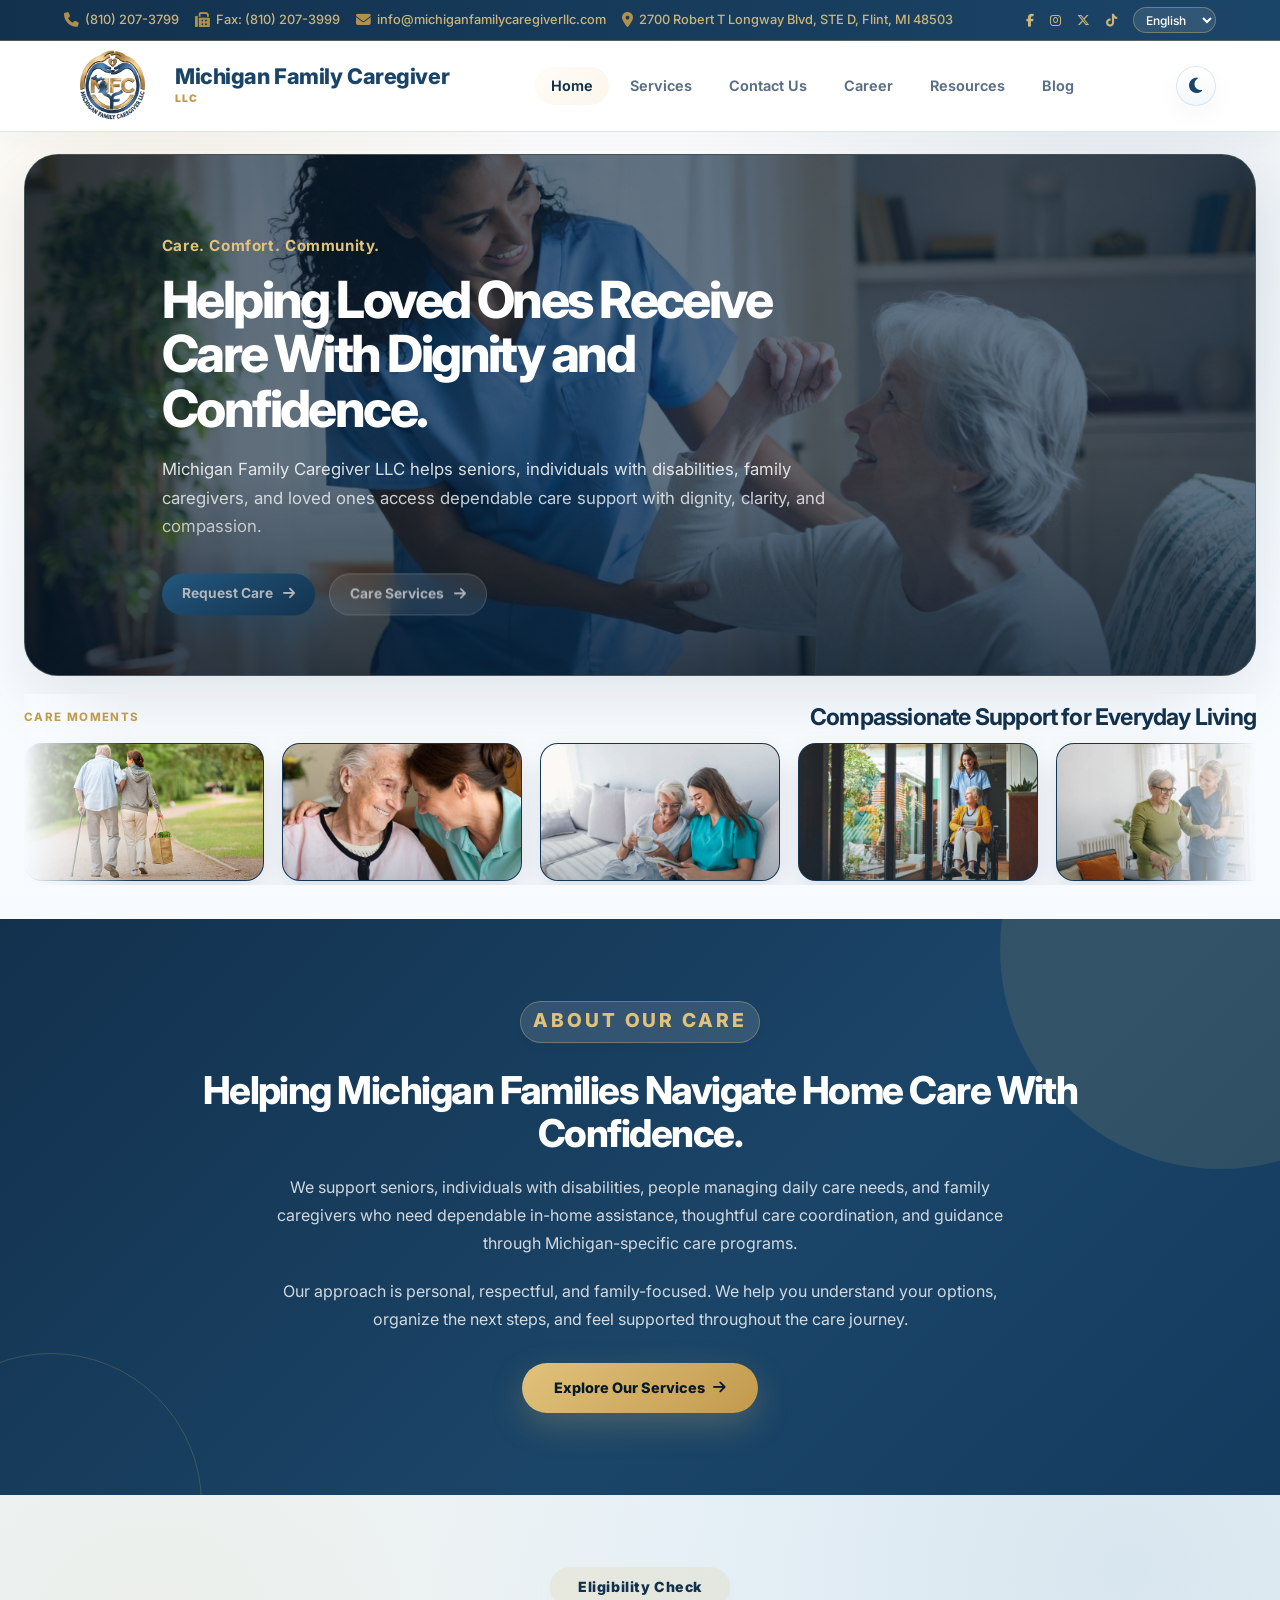
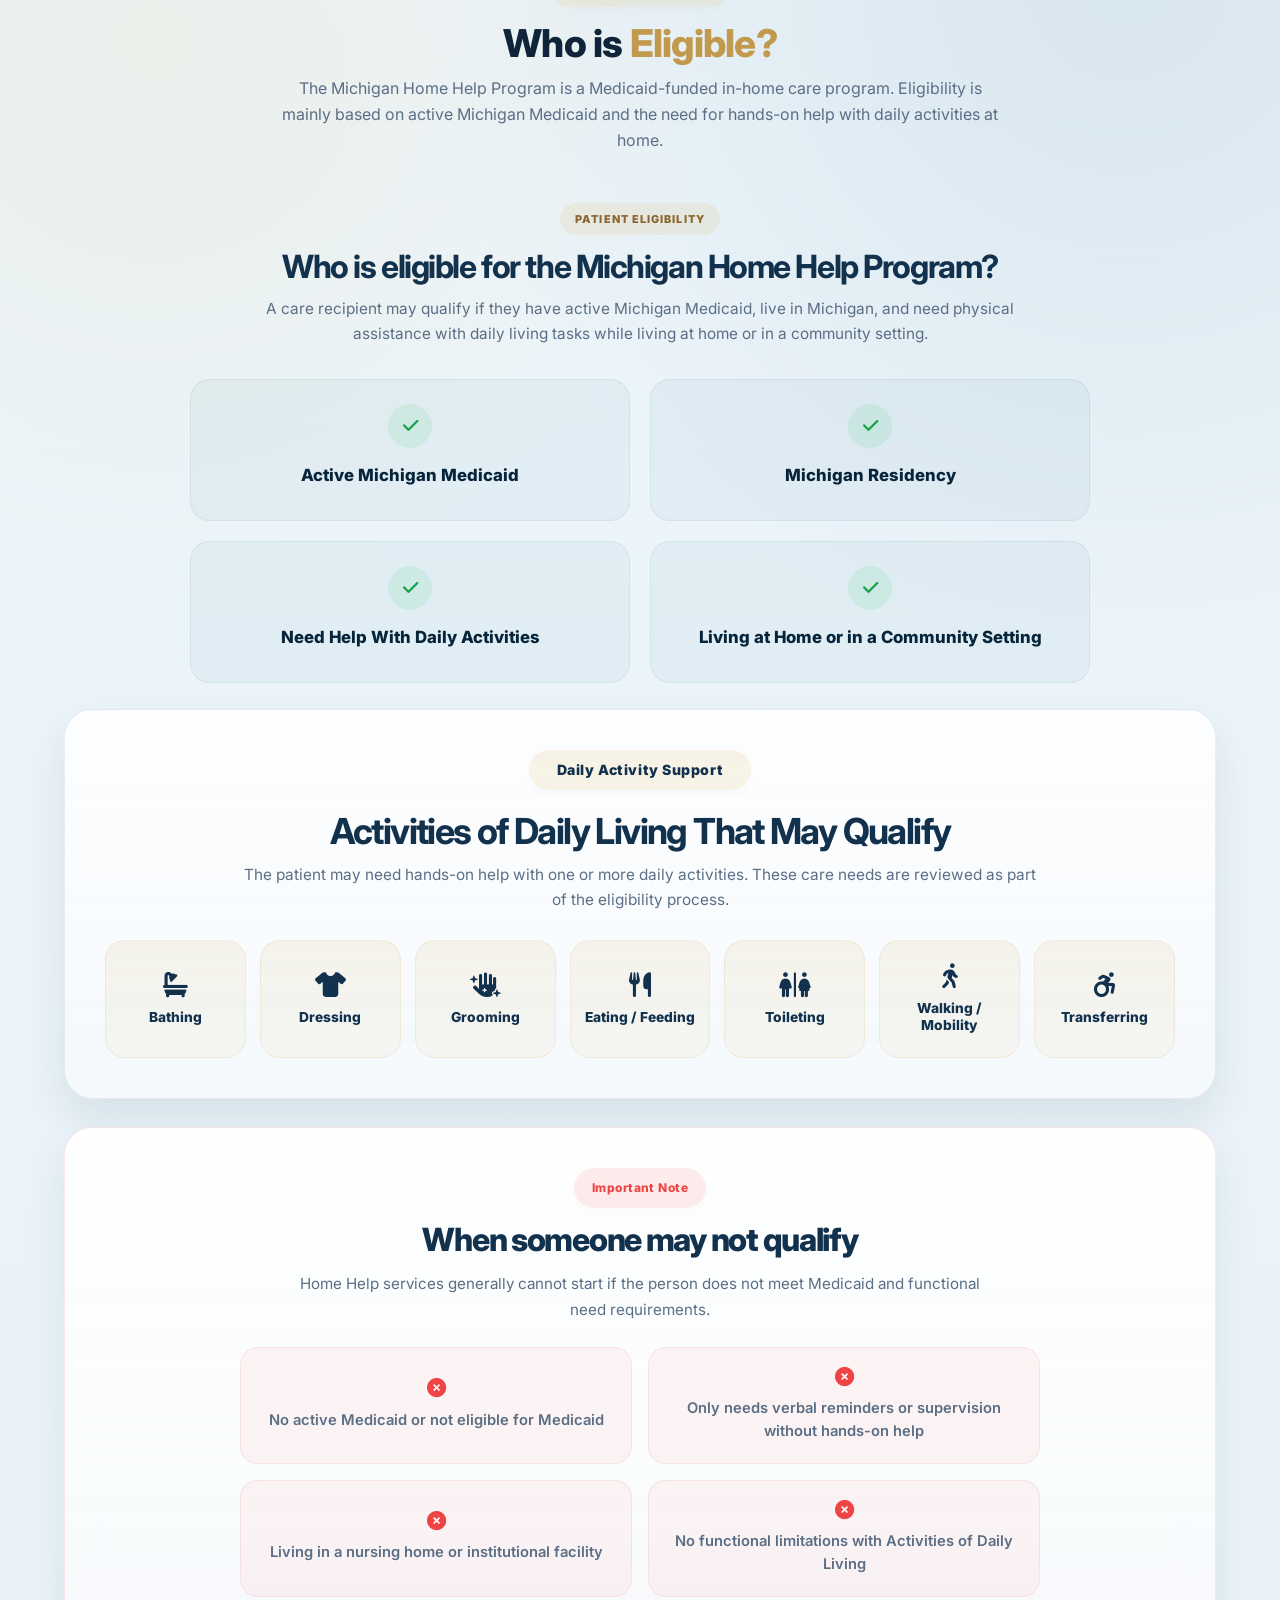
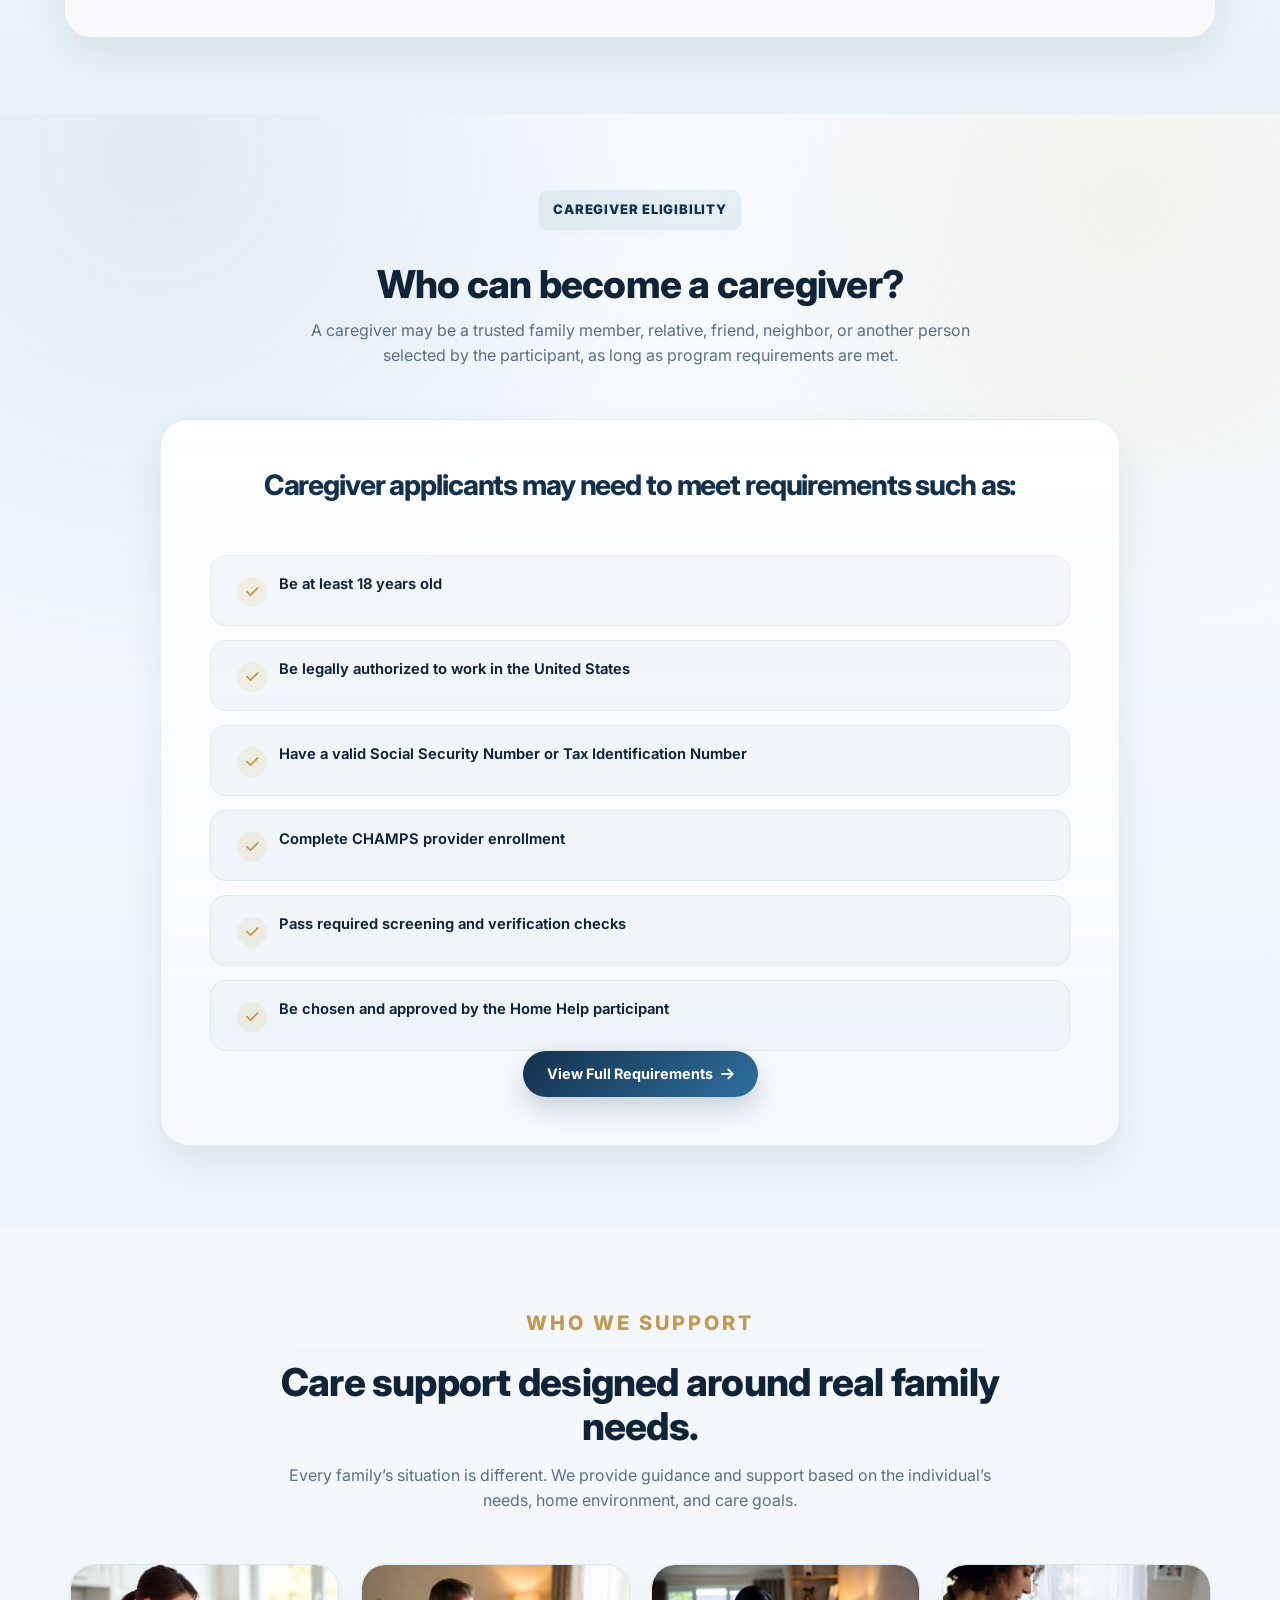
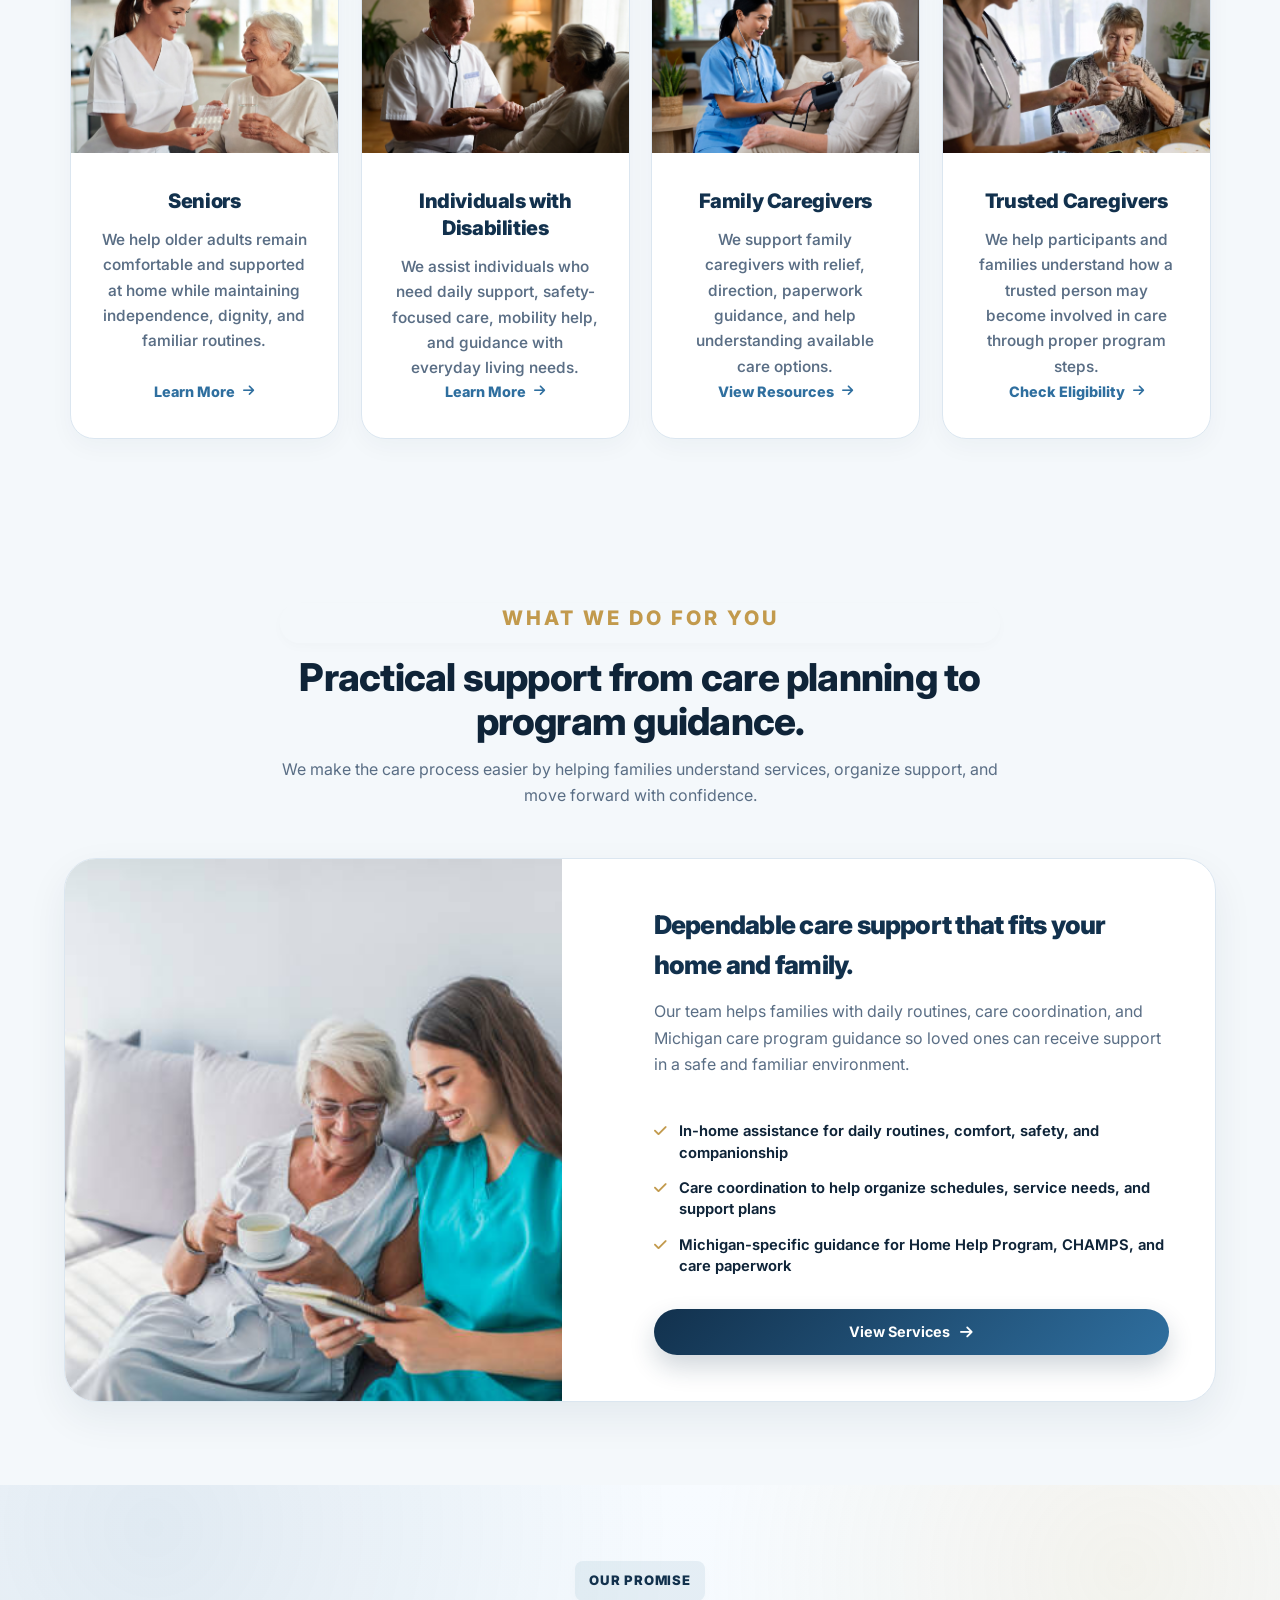
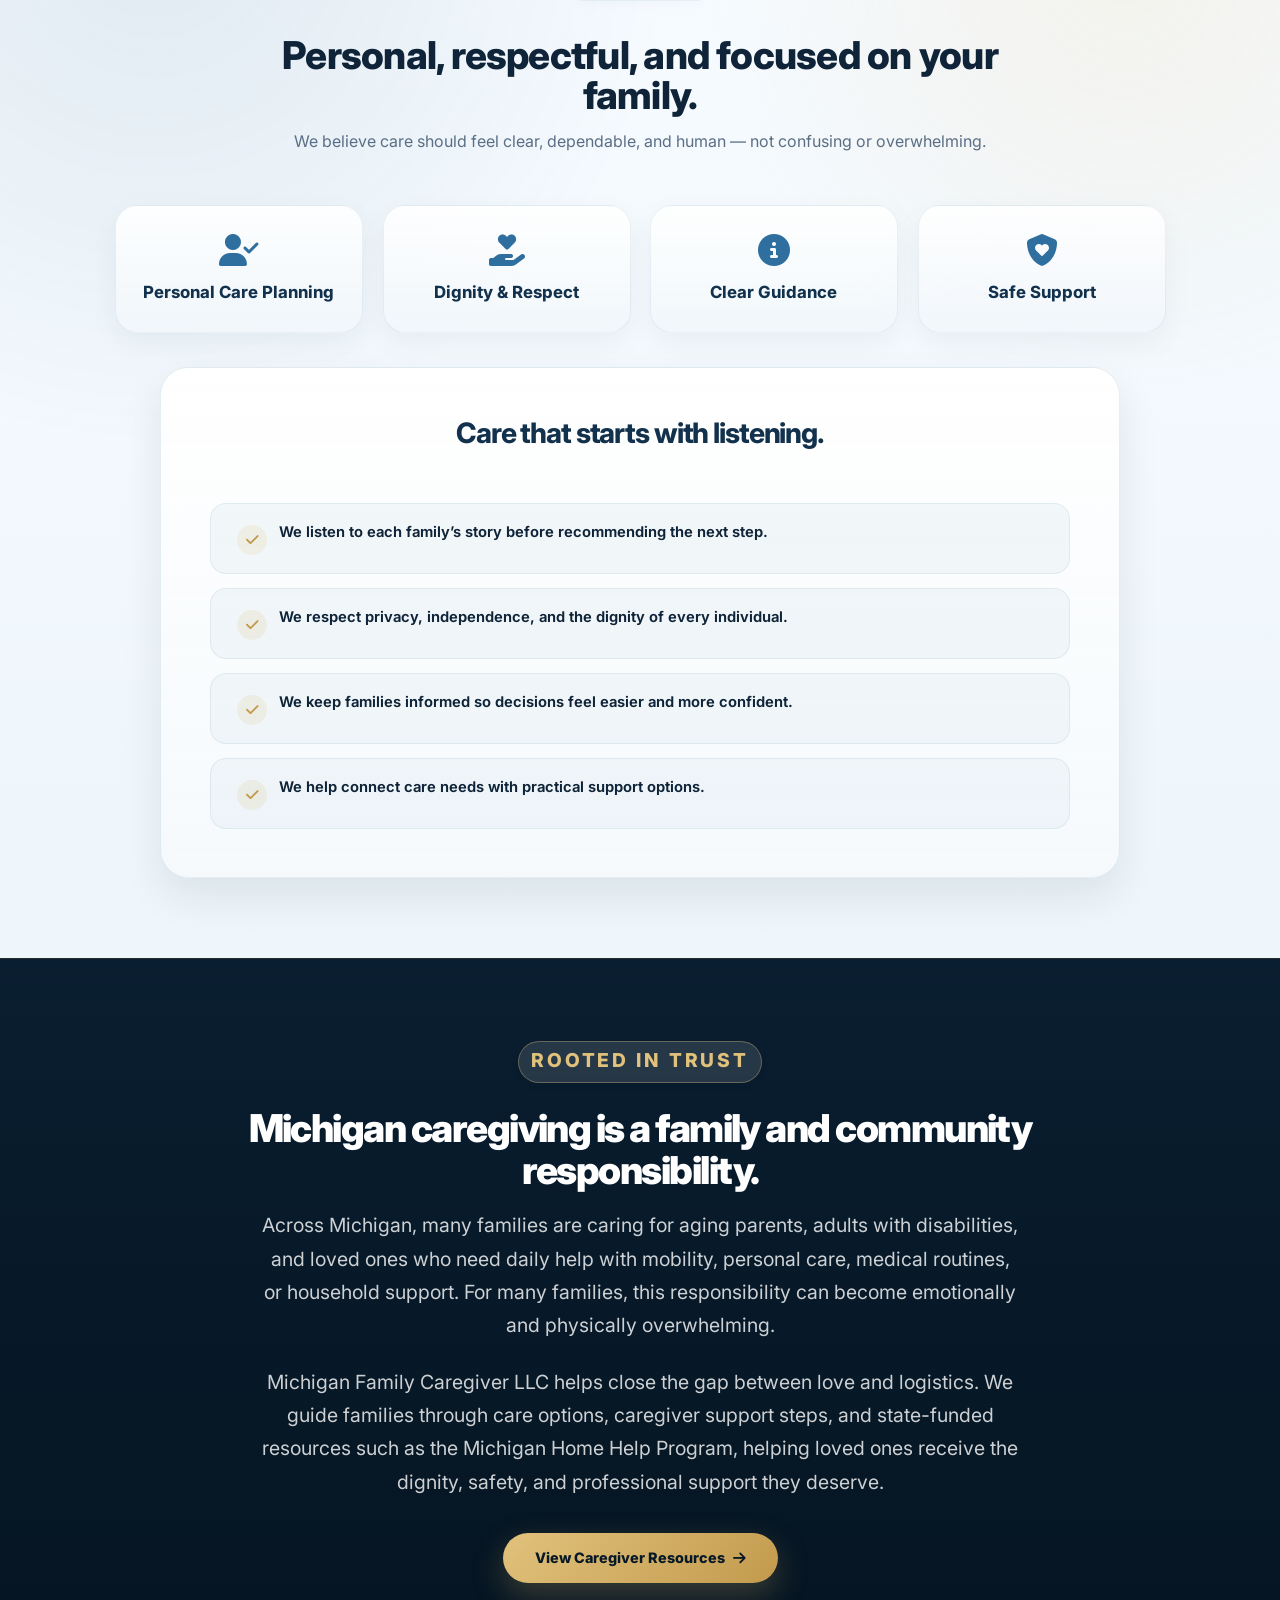
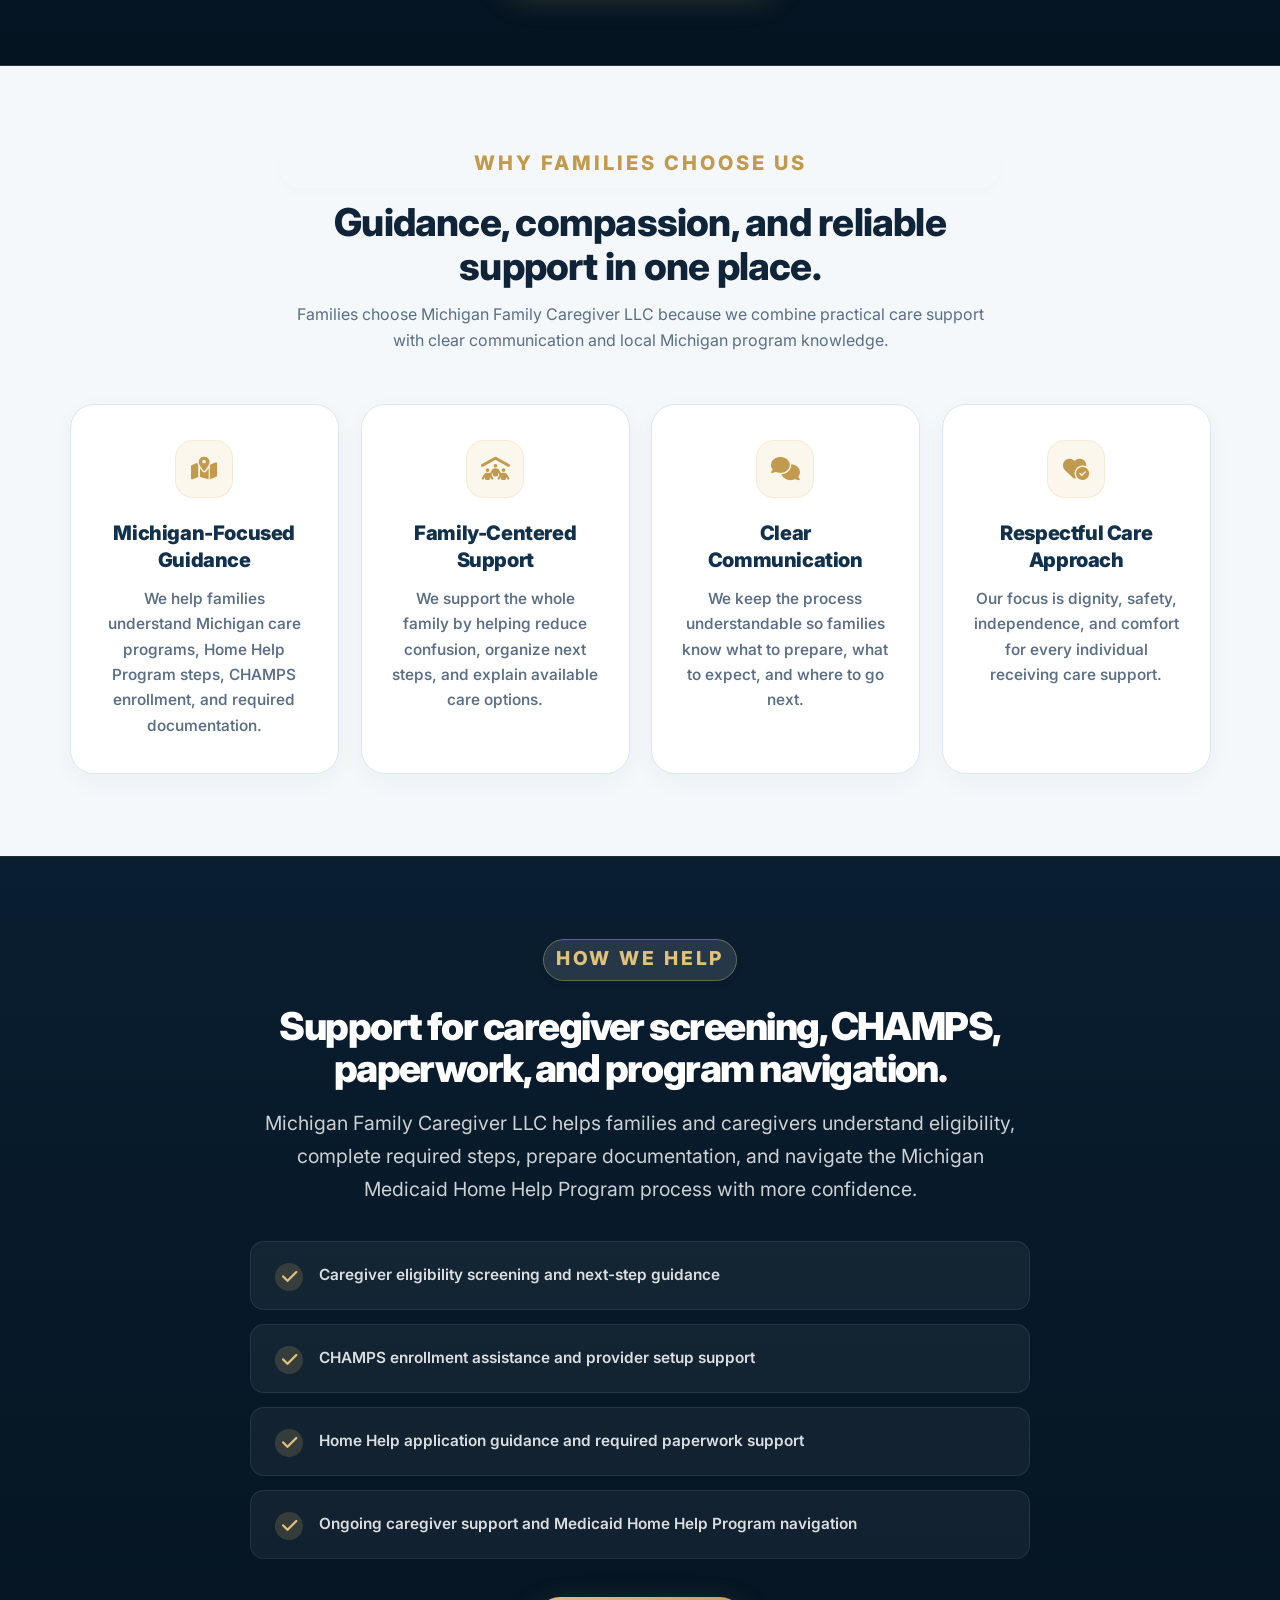
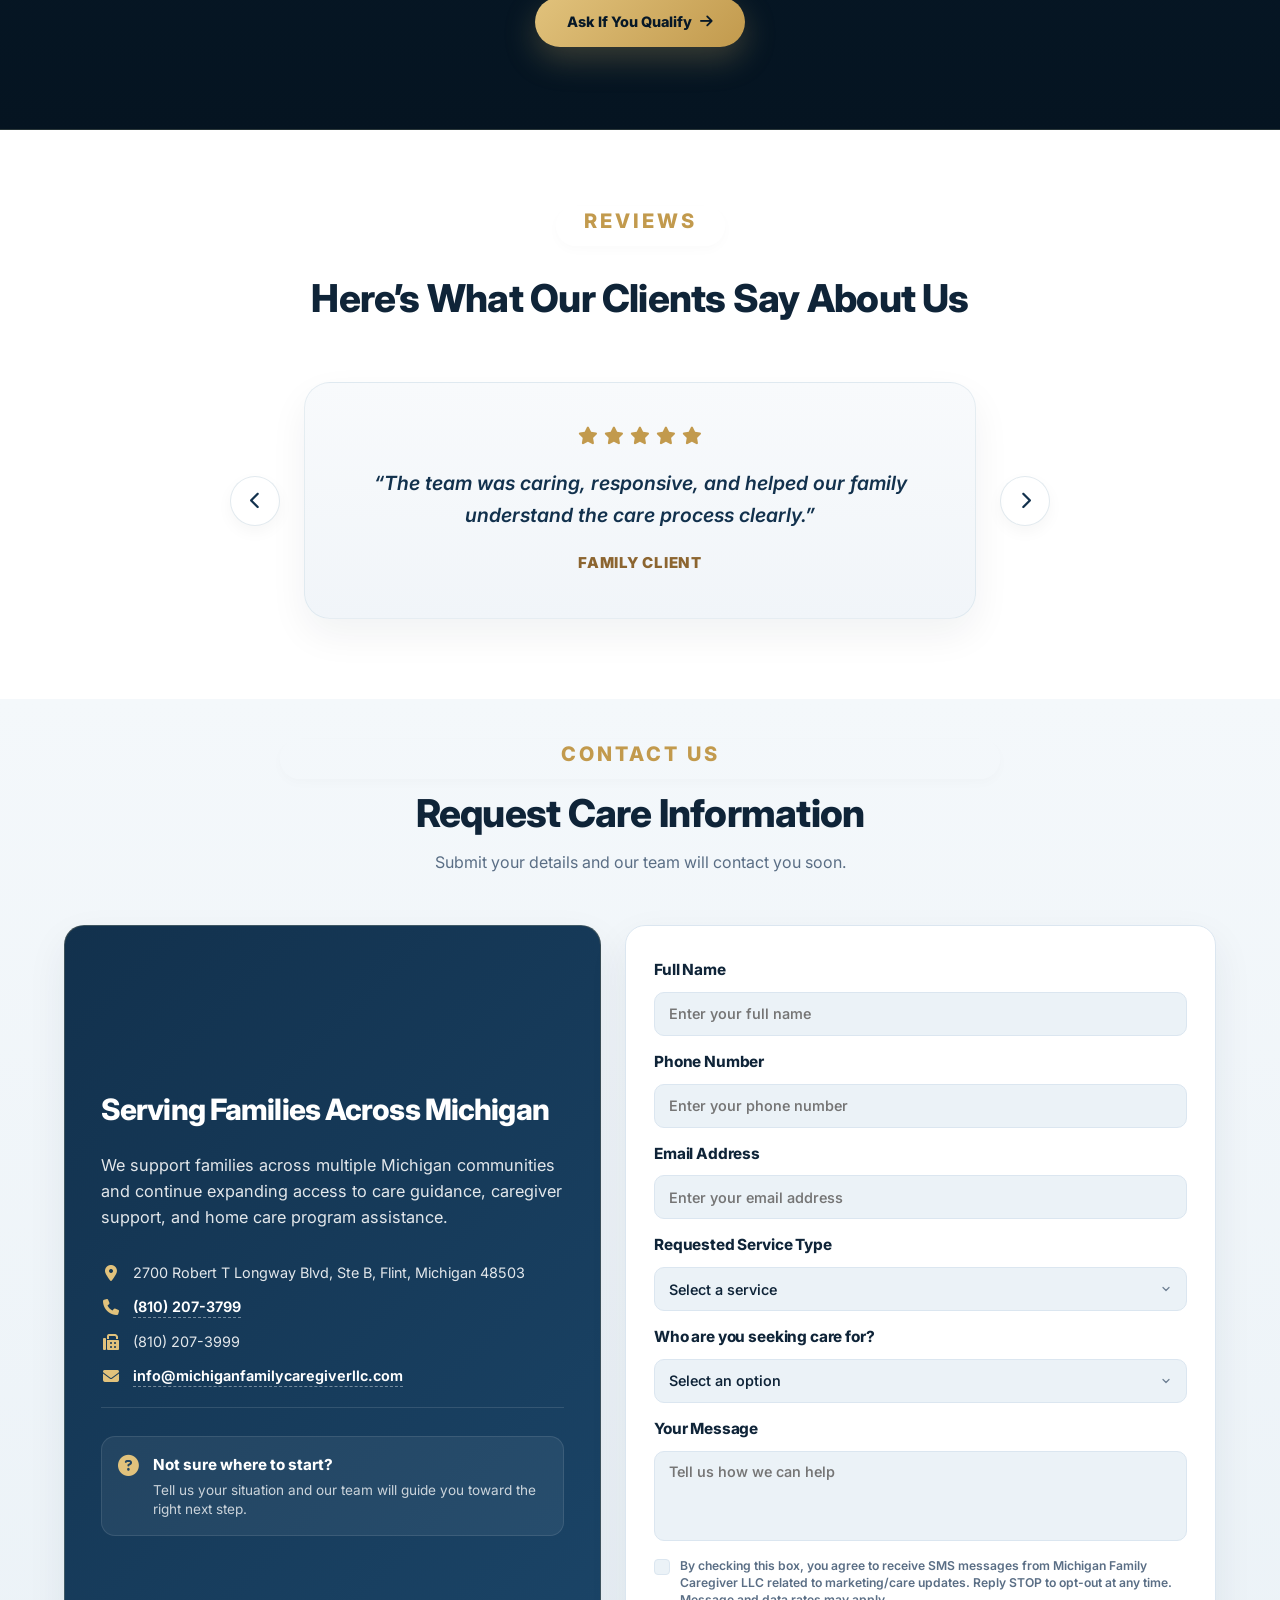
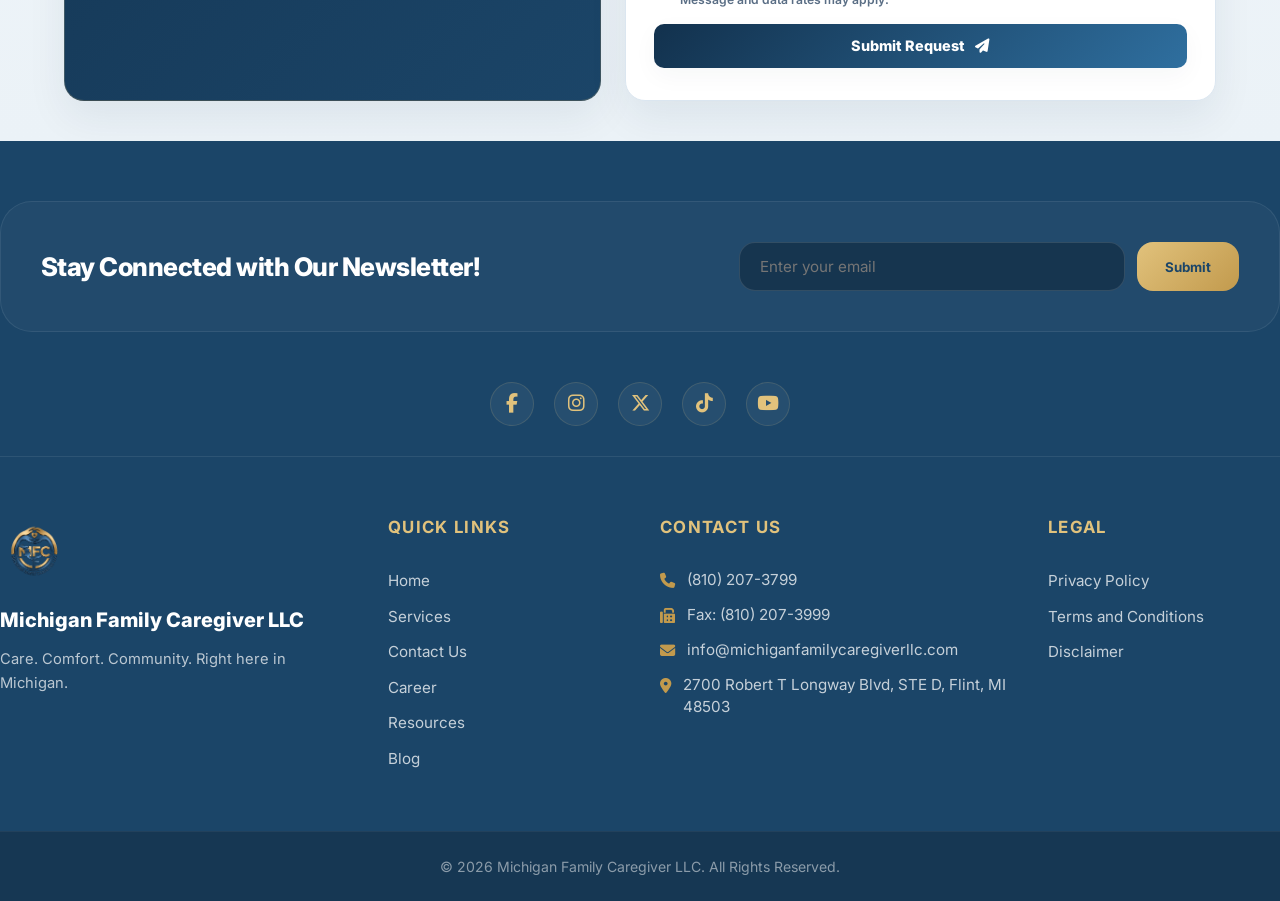
<file: index.html>
<!DOCTYPE html>
<html lang="en">
<head>
    <meta charset="UTF-8">
    <meta name="viewport" content="width=device-width, initial-scale=1.0">
    <title>Michigan Family Caregiver LLC | Home Care Services in Michigan</title>
    <meta name="description" content="Michigan Family Caregiver LLC provides trusted home care support, caregiver guidance, CHAMPS enrollment assistance, Michigan Home Help Program navigation, and daily living support for families across Michigan.">

    <meta property="og:site_name" content="Michigan Family Caregiver LLC">
    <meta name="application-name" content="Michigan Family Caregiver LLC">

    <link rel="icon" type="image/png" sizes="32x32" href="assets/images/favicon.png">
    <link rel="shortcut icon" type="image/png" href="assets/images/favicon.png">
    <link rel="apple-touch-icon" sizes="180x180" href="assets/images/favicon.png">

    <link rel="preconnect" href="https://fonts.googleapis.com">
    <link rel="preconnect" href="https://fonts.gstatic.com" crossorigin>
    <link href="https://fonts.googleapis.com/css2?family=Inter:wght@400;500;600;700;800;900&display=swap" rel="stylesheet">

    <link rel="stylesheet" href="https://cdnjs.cloudflare.com/ajax/libs/font-awesome/6.5.2/css/all.min.css">

    <link rel="stylesheet" href="css/test.css">
</head>

<body>

    <!-- =========================
        TOP BAR
    ========================== -->
    <div class="top-bar">
        <div class="container top-bar-inner">

            <div class="top-left">
                <a href="tel:+18102073799">
                    <i class="fa-solid fa-phone"></i>
                    (810) 207-3799
                </a>

                <a href="fax:+18102073999">
                    <i class="fa-solid fa-fax"></i>
                    Fax: (810) 207-3999
                </a>

                <a href="mailto:info@michiganfamilycaregiverllc.com">
                    <i class="fa-solid fa-envelope"></i>
                    info@michiganfamilycaregiverllc.com
                </a>

                <a href="https://maps.app.goo.gl/53RwJ7epQXeNBymy7">
                    <i class="fa-solid fa-location-dot"></i>
                    <span>2700 Robert T Longway Blvd, STE D, Flint, MI 48503</span>
                </a>
            </div>

            <div class="top-right">
                <a href="#" aria-label="Facebook">
                    <i class="fa-brands fa-facebook-f"></i>
                </a>

                <a href="#" aria-label="Instagram">
                    <i class="fa-brands fa-instagram"></i>
                </a>

                <a href="#" aria-label="X">
                    <i class="fa-brands fa-x-twitter"></i>
                </a>

                <a href="#" aria-label="TikTok">
                    <i class="fa-brands fa-tiktok"></i>
                </a>

                <select class="language-select" aria-label="Select language">
                    <option value="en">English</option>
                    <option value="es">Spanish</option>
                    <option value="bn">Bangla</option>
                </select>
            </div>

        </div>
    </div>


    <!-- =========================
        HEADER
    ========================== -->
    <header class="main-header" id="mainHeader">
        <div class="container header-inner">

            <a href="index.html" class="logo-box">
                <img src="assets/images/logo.png" alt="Michigan Family Caregiver LLC Logo">

                <div class="logo-text">
                    <h1>Michigan Family Caregiver</h1>
                    <span>LLC</span>
                </div>
            </a>

            <nav class="navbar" id="navbar">
                <a href="index.html" class="active">Home</a>
                <a href="services.html">Services</a>
                <a href="contact.html">Contact Us</a>
                <a href="career.html">Career</a>
                <a href="resources.html">Resources</a>
                <a href="blog.html">Blog</a>
            </nav>

            <div class="header-actions">
                <button class="theme-toggle" id="themeToggle" aria-label="Toggle dark and light theme">
                    <i class="fa-solid fa-moon"></i>
                </button>

                <button class="hamburger" id="hamburger" aria-label="Open menu">
                    <span></span>
                    <span></span>
                    <span></span>
                </button>
            </div>

        </div>
    </header>


    <!-- =========================
        MAIN CONTENT
    ========================== -->
    <main>


        <!-- =========================
            HERO SECTION WITH IMAGE CAROUSEL
        ========================== -->
        <section class="hero-section page-hero-image" id="home">

            <!-- Main Big Hero Image -->
            <div class="hero-landscape-card">
                <img src="assets/images/hero-caregiver.jpg" alt="Caregiver helping an elderly woman">

                <div class="hero-overlay-content">
                    <span class="small-label">Care. Comfort. Community.</span>

                    <h2>Helping Loved Ones Receive Care With Dignity and Confidence.</h2>

                    <p>
                        Michigan Family Caregiver LLC helps seniors, individuals with disabilities,
                        family caregivers, and loved ones access dependable care support with dignity,
                        clarity, and compassion.
                    </p>

                    <div class="hero-buttons">
                        <a href="contact.html" class="btn btn-primary">
                            Request Care
                            <i class="fa-solid fa-arrow-right"></i>
                        </a>

                        <a href="services.html" class="btn btn-light">
                            Care Services
                            <i class="fa-solid fa-arrow-right"></i>
                        </a>
                    </div>
                </div>
            </div>


            <!-- Auto Moving Carousel -->
            <div class="hero-carousel-wrapper">

                <div class="hero-carousel-header">
                    <span>Care Moments</span>
                    <h3>Compassionate Support for Everyday Living</h3>
                </div>

                <div class="hero-carousel-track">

                    <!-- First Set -->
                    <div class="hero-carousel-card">
                        <img src="assets/images/carousel-1.jpg" alt="Caregiver helping senior at home">
                    </div>

                    <div class="hero-carousel-card">
                        <img src="assets/images/carousel-2.jpg" alt="Senior receiving care support">
                    </div>

                    <div class="hero-carousel-card">
                        <img src="assets/images/carousel-3.jpg" alt="Family caregiver support">
                    </div>

                    <div class="hero-carousel-card">
                        <img src="assets/images/carousel-4.jpg" alt="Daily activity support">
                    </div>

                    <div class="hero-carousel-card">
                        <img src="assets/images/carousel-5.jpg" alt="Companionship care">
                    </div>

                    <div class="hero-carousel-card">
                        <img src="assets/images/carousel-6.jpg" alt="Home care assistance">
                    </div>

                    <div class="hero-carousel-card">
                        <img src="assets/images/carousel-7.jpg" alt="Medication reminder support">
                    </div>

                    <div class="hero-carousel-card">
                        <img src="assets/images/carousel-8.jpg" alt="Care planning support">
                    </div>

                    <div class="hero-carousel-card">
                        <img src="assets/images/carousel-9.jpg" alt="Respite care support">
                    </div>

                    <div class="hero-carousel-card">
                        <img src="assets/images/carousel-10.jpg" alt="Transportation support">
                    </div>

                    <div class="hero-carousel-card">
                        <img src="assets/images/carousel-11.jpg" alt="Caregiver and patient smiling">
                    </div>

                    <div class="hero-carousel-card">
                        <img src="assets/images/carousel-12.jpg" alt="Comfortable home care environment">
                    </div>


                    <!-- Duplicate Set for Infinite Loop -->
                    <div class="hero-carousel-card">
                        <img src="assets/images/carousel-1.jpg" alt="Caregiver helping senior at home">
                    </div>

                    <div class="hero-carousel-card">
                        <img src="assets/images/carousel-2.jpg" alt="Senior receiving care support">
                    </div>

                    <div class="hero-carousel-card">
                        <img src="assets/images/carousel-3.jpg" alt="Family caregiver support">
                    </div>

                    <div class="hero-carousel-card">
                        <img src="assets/images/carousel-4.jpg" alt="Daily activity support">
                    </div>

                    <div class="hero-carousel-card">
                        <img src="assets/images/carousel-5.jpg" alt="Companionship care">
                    </div>

                    <div class="hero-carousel-card">
                        <img src="assets/images/carousel-6.jpg" alt="Home care assistance">
                    </div>

                    <div class="hero-carousel-card">
                        <img src="assets/images/carousel-7.jpg" alt="Medication reminder support">
                    </div>

                    <div class="hero-carousel-card">
                        <img src="assets/images/carousel-8.jpg" alt="Care planning support">
                    </div>

                    <div class="hero-carousel-card">
                        <img src="assets/images/carousel-9.jpg" alt="Respite care support">
                    </div>

                    <div class="hero-carousel-card">
                        <img src="assets/images/carousel-10.jpg" alt="Transportation support">
                    </div>

                    <div class="hero-carousel-card">
                        <img src="assets/images/carousel-11.jpg" alt="Caregiver and patient smiling">
                    </div>

                    <div class="hero-carousel-card">
                        <img src="assets/images/carousel-12.jpg" alt="Comfortable home care environment">
                    </div>

                </div>
            </div>

        </section>


        <!-- =========================
            ABOUT OUR CARE
        ========================== -->
        <section class="intro-dark-section">
            <div class="container intro-dark-box">

                <span class="section-kicker light">About Our Care</span>

                <h2>Helping Michigan Families Navigate Home Care With Confidence.</h2>

                <p>
                    We support seniors, individuals with disabilities, people managing daily care needs,
                    and family caregivers who need dependable in-home assistance, thoughtful care coordination,
                    and guidance through Michigan-specific care programs.
                </p>

                <p>
                    Our approach is personal, respectful, and family-focused. We help you understand your options,
                    organize the next steps, and feel supported throughout the care journey.
                </p>

                <a href="services.html" class="btn btn-gold">
                    Explore Our Services
                    <i class="fa-solid fa-arrow-right"></i>
                </a>

            </div>
        </section>

               <!-- =========================
    PATIENT ELIGIBILITY / HOME HELP PROGRAM
========================== -->
<section class="home-help-eligibility-section" id="patientEligibility">
    <div class="container">

        <!-- Section Heading -->
        <div class="section-heading center eligibility-top-heading">
            <span class="section-kicker">Eligibility Check</span>

            <h2>
                Who is <span>Eligible?</span>
            </h2>

            <p>
                The Michigan Home Help Program is a Medicaid-funded in-home care program.
                Eligibility is mainly based on active Michigan Medicaid and the need for
                hands-on help with daily activities at home.
            </p>
        </div>


        <!-- Main Eligibility Intro -->
        <div class="eligibility-simple-content">

            <div class="eligibility-title-block">
                <span>Patient Eligibility</span>

                <h3>Who is eligible for the Michigan Home Help Program?</h3>

                <p>
                    A care recipient may qualify if they have active Michigan Medicaid,
                    live in Michigan, and need physical assistance with daily living tasks
                    while living at home or in a community setting.
                </p>
            </div>

            <div class="eligibility-check-list simple-check-list">

                <div class="eligibility-check-item">
                    <i class="fa-solid fa-check"></i>
                    <div>
                        <h4>Active Michigan Medicaid</h4>
                    </div>
                </div>

                <div class="eligibility-check-item">
                    <i class="fa-solid fa-check"></i>
                    <div>
                        <h4>Michigan Residency</h4>
                    </div>
                </div>

                <div class="eligibility-check-item">
                    <i class="fa-solid fa-check"></i>
                    <div>
                        <h4>Need Help With Daily Activities</h4>
                    </div>
                </div>

                <div class="eligibility-check-item">
                    <i class="fa-solid fa-check"></i>
                    <div>
                        <h4>Living at Home or in a Community Setting</h4>
                    </div>
                </div>

            </div>

        </div>


        <!-- ADL Requirements -->
        <div class="adl-requirements-block">

            <div class="adl-heading">
                <span class="section-kicker">Daily Activity Support</span>

                <h3>Activities of Daily Living That May Qualify</h3>

                <p>
                    The patient may need hands-on help with one or more daily activities.
                    These care needs are reviewed as part of the eligibility process.
                </p>
            </div>

            <div class="adl-grid">

                <div class="adl-card">
                    <i class="fa-solid fa-bath"></i>
                    <h4>Bathing</h4>
                </div>

                <div class="adl-card">
                    <i class="fa-solid fa-shirt"></i>
                    <h4>Dressing</h4>
                </div>

                <div class="adl-card">
                    <i class="fa-solid fa-hand-sparkles"></i>
                    <h4>Grooming</h4>
                </div>

                <div class="adl-card">
                    <i class="fa-solid fa-utensils"></i>
                    <h4>Eating / Feeding</h4>
                </div>

                <div class="adl-card">
                    <i class="fa-solid fa-restroom"></i>
                    <h4>Toileting</h4>
                </div>

                <div class="adl-card">
                    <i class="fa-solid fa-person-walking"></i>
                    <h4>Walking / Mobility</h4>
                </div>

                <div class="adl-card">
                    <i class="fa-solid fa-wheelchair-move"></i>
                    <h4>Transferring</h4>
                </div>

            </div>

        </div>


        <!-- Not Eligible -->
        <div class="not-eligible-card">

            <div class="not-eligible-content">
                <span class="section-kicker">Important Note</span>

                <h3>When someone may not qualify</h3>

                <p>
                    Home Help services generally cannot start if the person does not meet Medicaid
                    and functional need requirements.
                </p>
            </div>

            <ul class="not-eligible-list">
                <li>
                    <i class="fa-solid fa-circle-xmark"></i>
                    No active Medicaid or not eligible for Medicaid
                </li>

                <li>
                    <i class="fa-solid fa-circle-xmark"></i>
                    Only needs verbal reminders or supervision without hands-on help
                </li>

                <li>
                    <i class="fa-solid fa-circle-xmark"></i>
                    Living in a nursing home or institutional facility
                </li>

                <li>
                    <i class="fa-solid fa-circle-xmark"></i>
                    No functional limitations with Activities of Daily Living
                </li>
            </ul>

        </div>

    </div>
</section>

 <!-- =========================
            CAREGIVER ELIGIBILITY TEASER
        ========================== -->
        <section class="eligibility-section">
            <div class="container">

                <div class="section-heading center">
                    <span class="section-kicker">Caregiver Eligibility</span>

                    <h2>Who can become a caregiver?</h2>

                    <p>
                        A caregiver may be a trusted family member, relative, friend, neighbor,
                        or another person selected by the participant, as long as program requirements are met.
                    </p>
                </div>

                <div class="eligibility-card">

                    <h3>Caregiver applicants may need to meet requirements such as:</h3>

                    <ul class="check-list eligibility-list">
                        <li>
                            <i class="fa-solid fa-check"></i>
                            Be at least 18 years old
                        </li>

                        <li>
                            <i class="fa-solid fa-check"></i>
                            Be legally authorized to work in the United States
                        </li>

                        <li>
                            <i class="fa-solid fa-check"></i>
                            Have a valid Social Security Number or Tax Identification Number
                        </li>

                        <li>
                            <i class="fa-solid fa-check"></i>
                            Complete CHAMPS provider enrollment
                        </li>

                        <li>
                            <i class="fa-solid fa-check"></i>
                            Pass required screening and verification checks
                        </li>

                        <li>
                            <i class="fa-solid fa-check"></i>
                            Be chosen and approved by the Home Help participant
                        </li>
                    </ul>

                    <a href="career.html#caregiverEligibility" class="btn1 btn btn-primary">
                        View Full Requirements
                        <i class="fa-solid fa-arrow-right"></i>
                    </a>

                </div>

            </div>
        </section>


        <!-- =========================
            WHO WE SUPPORT
        ========================== -->
        <section class="services-section">
            <div class="container">

                <div class="section-heading center">
                    <span class="section-kicker">Who We Support</span>

                    <h2>Care support designed around real family needs.</h2>

                    <p>
                        Every family’s situation is different. We provide guidance and support based on
                        the individual’s needs, home environment, and care goals.
                    </p>
                </div>

                <div class="service-grid">

                    <article class="service-card">
                        <div class="service-img">
                            <img src="assets/images/support-seniors.jpg" alt="Senior care support">
                        </div>

                        <div class="service-body">
                            <h3>Seniors</h3>

                            <p>
                                We help older adults remain comfortable and supported at home while maintaining
                                independence, dignity, and familiar routines.
                            </p>

                            <a href="services.html" class="text-link">
                                Learn More
                                <i class="fa-solid fa-arrow-right"></i>
                            </a>
                        </div>
                    </article>

                    <article class="service-card">
                        <div class="service-img">
                            <img src="assets/images/support-disability.jpg" alt="Disability care support">
                        </div>

                        <div class="service-body">
                            <h3>Individuals with Disabilities</h3>

                            <p>
                                We assist individuals who need daily support, safety-focused care, mobility help,
                                and guidance with everyday living needs.
                            </p>

                            <a href="services.html" class="text-link">
                                Learn More
                                <i class="fa-solid fa-arrow-right"></i>
                            </a>
                        </div>
                    </article>

                    <article class="service-card">
                        <div class="service-img">
                            <img src="assets/images/support-family-caregiver.jpg" alt="Family caregiver support">
                        </div>

                        <div class="service-body">
                            <h3>Family Caregivers</h3>

                            <p>
                                We support family caregivers with relief, direction, paperwork guidance,
                                and help understanding available care options.
                            </p>

                            <a href="resources.html" class="text-link">
                                View Resources
                                <i class="fa-solid fa-arrow-right"></i>
                            </a>
                        </div>
                    </article>

                    <article class="service-card">
                        <div class="service-img">
                            <img src="assets/images/support-loved-ones.jpg" alt="Trusted loved ones providing care">
                        </div>

                        <div class="service-body">
                            <h3>Trusted Caregivers</h3>

                            <p>
                                We help participants and families understand how a trusted person may become
                                involved in care through proper program steps.
                            </p>

                            <a href="resources.html#caregiverEligibility" class="text-link">
                                Check Eligibility
                                <i class="fa-solid fa-arrow-right"></i>
                            </a>
                        </div>
                    </article>

                </div>

            </div>
        </section>


        <!-- =========================
            WHAT WE DO FOR YOU
        ========================== -->
        <section class="program-section">
            <div class="container">

                <div class="section-heading center">
                    <span class="section-kicker">What We Do For You</span>

                    <h2>Practical support from care planning to program guidance.</h2>

                    <p>
                        We make the care process easier by helping families understand services,
                        organize support, and move forward with confidence.
                    </p>
                </div>

                <div class="program-card">
                    <div class="program-image">
                        <img src="assets/images/service-home-help.jpg" alt="Caregiver helping with home care support">
                    </div>

                    <div class="program-content">
                        <h3>Dependable care support that fits your home and family.</h3>

                        <p>
                            Our team helps families with daily routines, care coordination, and Michigan care
                            program guidance so loved ones can receive support in a safe and familiar environment.
                        </p>

                        <ul class="check-list">
                            <li>
                                <i class="fa-solid fa-check"></i>
                                In-home assistance for daily routines, comfort, safety, and companionship
                            </li>

                            <li>
                                <i class="fa-solid fa-check"></i>
                                Care coordination to help organize schedules, service needs, and support plans
                            </li>

                            <li>
                                <i class="fa-solid fa-check"></i>
                                Michigan-specific guidance for Home Help Program, CHAMPS, and care paperwork
                            </li>
                        </ul>

                        <a href="services.html" class="btn1 btn btn-primary">
                            View Services
                            <i class="fa-solid fa-arrow-right"></i>
                        </a>
                    </div>
                </div>

            </div>
        </section>


        <!-- =========================
            OUR PROMISE
        ========================== -->
        <section class="eligibility-section">
            <div class="container">

                <div class="section-heading center">
                    <span class="section-kicker">Our Promise</span>

                    <h2>Personal, respectful, and focused on your family.</h2>

                    <p>
                        We believe care should feel clear, dependable, and human — not confusing or overwhelming.
                    </p>
                </div>

                <div class="support-grid">

                    <div class="support-item">
                        <i class="fa-solid fa-user-check"></i>
                        <h4>Personal Care Planning</h4>
                    </div>

                    <div class="support-item">
                        <i class="fa-solid fa-hand-holding-heart"></i>
                        <h4>Dignity & Respect</h4>
                    </div>

                    <div class="support-item">
                        <i class="fa-solid fa-circle-info"></i>
                        <h4>Clear Guidance</h4>
                    </div>

                    <div class="support-item">
                        <i class="fa-solid fa-shield-heart"></i>
                        <h4>Safe Support</h4>
                    </div>

                </div>

                <div class="eligibility-card" style="margin-top: 34px;">
                    <h3>Care that starts with listening.</h3>

                    <ul class="check-list eligibility-list">
                        <li>
                            <i class="fa-solid fa-check"></i>
                            We listen to each family’s story before recommending the next step.
                        </li>

                        <li>
                            <i class="fa-solid fa-check"></i>
                            We respect privacy, independence, and the dignity of every individual.
                        </li>

                        <li>
                            <i class="fa-solid fa-check"></i>
                            We keep families informed so decisions feel easier and more confident.
                        </li>

                        <li>
                            <i class="fa-solid fa-check"></i>
                            We help connect care needs with practical support options.
                        </li>
                    </ul>
                </div>

            </div>
        </section>


        <!-- =========================
            COMMUNITY TRUST SECTION
        ========================== -->
        <section class="caregiver-dark-section">
            <div class="container caregiver-dark-content">

                <span class="section-kicker light">Rooted in Trust</span>

                <h2>Michigan caregiving is a family and community responsibility.</h2>

                <p>
                    Across Michigan, many families are caring for aging parents, adults with disabilities,
                    and loved ones who need daily help with mobility, personal care, medical routines,
                    or household support. For many families, this responsibility can become emotionally
                    and physically overwhelming.
                </p>

                <p>
                    Michigan Family Caregiver LLC helps close the gap between love and logistics.
                    We guide families through care options, caregiver support steps, and state-funded
                    resources such as the Michigan Home Help Program, helping loved ones receive the
                    dignity, safety, and professional support they deserve.
                </p>

                <a href="resources.html" class="btn btn-gold">
                    View Caregiver Resources
                    <i class="fa-solid fa-arrow-right"></i>
                </a>

            </div>
        </section>


        <!-- =========================
            WHY CHOOSE US
        ========================== -->
        <section class="services-section">
            <div class="container">

                <div class="section-heading center">
                    <span class="section-kicker">Why Families Choose Us</span>

                    <h2>Guidance, compassion, and reliable support in one place.</h2>

                    <p>
                        Families choose Michigan Family Caregiver LLC because we combine practical care support
                        with clear communication and local Michigan program knowledge.
                    </p>
                </div>

                <div class="service-grid">

                    <article class="service-card">
                        <div class="service-body">
                            <div class="service-detail-icon">
                                <i class="fa-solid fa-map-location-dot"></i>
                            </div>

                            <h3>Michigan-Focused Guidance</h3>

                            <p>
                                We help families understand Michigan care programs, Home Help Program steps,
                                CHAMPS enrollment, and required documentation.
                            </p>
                        </div>
                    </article>

                    <article class="service-card">
                        <div class="service-body">
                            <div class="service-detail-icon">
                                <i class="fa-solid fa-people-roof"></i>
                            </div>

                            <h3>Family-Centered Support</h3>

                            <p>
                                We support the whole family by helping reduce confusion, organize next steps,
                                and explain available care options.
                            </p>
                        </div>
                    </article>

                    <article class="service-card">
                        <div class="service-body">
                            <div class="service-detail-icon">
                                <i class="fa-solid fa-comments"></i>
                            </div>

                            <h3>Clear Communication</h3>

                            <p>
                                We keep the process understandable so families know what to prepare,
                                what to expect, and where to go next.
                            </p>
                        </div>
                    </article>

                    <article class="service-card">
                        <div class="service-body">
                            <div class="service-detail-icon">
                                <i class="fa-solid fa-heart-circle-check"></i>
                            </div>

                            <h3>Respectful Care Approach</h3>

                            <p>
                                Our focus is dignity, safety, independence, and comfort for every individual
                                receiving care support.
                            </p>
                        </div>
                    </article>

                </div>

            </div>
        </section>



        <!-- =========================
            HOW WE HELP CAREGIVERS
        ========================== -->
        <section class="caregiver-dark-section">
            <div class="container caregiver-dark-content">

                <span class="section-kicker light">How We Help</span>

                <h2>Support for caregiver screening, CHAMPS, paperwork, and program navigation.</h2>

                <p>
                    Michigan Family Caregiver LLC helps families and caregivers understand eligibility,
                    complete required steps, prepare documentation, and navigate the Michigan Medicaid
                    Home Help Program process with more confidence.
                </p>

                <ul class="check-list">
                    <li>
                        <i class="fa-solid fa-check"></i>
                        Caregiver eligibility screening and next-step guidance
                    </li>

                    <li>
                        <i class="fa-solid fa-check"></i>
                        CHAMPS enrollment assistance and provider setup support
                    </li>

                    <li>
                        <i class="fa-solid fa-check"></i>
                        Home Help application guidance and required paperwork support
                    </li>

                    <li>
                        <i class="fa-solid fa-check"></i>
                        Ongoing caregiver support and Medicaid Home Help Program navigation
                    </li>
                </ul>

                <a href="contact.html" class="btn btn-gold">
                    Ask If You Qualify
                    <i class="fa-solid fa-arrow-right"></i>
                </a>

            </div>
        </section>


        <!-- =========================
            TESTIMONIAL SECTION
        ========================== -->
        <section class="testimonial-section">
            <div class="container">

                <div class="section-heading center">
                    <span class="section-kicker">Reviews</span>
                    <h2>Here’s What Our Clients Say About Us</h2>
                </div>

                <div class="testimonial-slider">

                    <button class="slider-btn prev-btn" id="prevReview" aria-label="Previous review">
                        <i class="fa-solid fa-chevron-left"></i>
                    </button>

                    <div class="testimonial-card active">
                        <div class="stars">
                            <i class="fa-solid fa-star"></i>
                            <i class="fa-solid fa-star"></i>
                            <i class="fa-solid fa-star"></i>
                            <i class="fa-solid fa-star"></i>
                            <i class="fa-solid fa-star"></i>
                        </div>

                        <p>
                            “The team was caring, responsive, and helped our family understand the care process clearly.”
                        </p>

                        <h4>Family Client</h4>
                    </div>

                    <button class="slider-btn next-btn" id="nextReview" aria-label="Next review">
                        <i class="fa-solid fa-chevron-right"></i>
                    </button>

                </div>

            </div>
        </section>


        <!-- =========================
            CONTACT FORM SECTION
        ========================== -->
        <section class="contact-section" id="contact">
            <div class="container">

                <div class="section-heading center">
                    <span class="section-kicker">Contact Us</span>
                    <h2>Request Care Information</h2>

                    <p>
                        Submit your details and our team will contact you soon.
                    </p>
                </div>

                <div class="contact-layout">

                    <div class="contact-info-card">
                        <h3>Serving Families Across Michigan</h3>

                        <p>
                            We support families across multiple Michigan communities and continue expanding
                            access to care guidance, caregiver support, and home care program assistance.
                        </p>

                        <div class="contact-info-list">
                            <p>
                                <i class="fa-solid fa-location-dot"></i>
                                2700 Robert T Longway Blvd, Ste B, Flint, Michigan 48503
                            </p>

                            <p>
                                <i class="fa-solid fa-phone"></i>
                                <a href="tel:+18102073799">(810) 207-3799</a>
                            </p>

                            <p>
                                <i class="fa-solid fa-fax"></i>
                                (810) 207-3999
                            </p>

                            <p>
                                <i class="fa-solid fa-envelope"></i>
                                <a href="mailto:info@michiganfamilycaregiverllc.com">
                                    info@michiganfamilycaregiverllc.com
                                </a>
                            </p>
                        </div>

                        <div class="contact-mini-card">
                            <i class="fa-solid fa-circle-question"></i>

                            <div>
                                <h4>Not sure where to start?</h4>
                                <p>
                                    Tell us your situation and our team will guide you toward the right next step.
                                </p>
                            </div>
                        </div>
                    </div>


                    <!-- =========================
                        ONLY MAIN FORM
                    ========================== -->
                    <div class="form-card">
                        <form id="careRequestForm" class="care-form">

                            <input type="hidden" name="subject" value="New Care Request - Michigan Family Caregiver LLC">
                            <input type="hidden" name="from_name" value="Michigan Family Caregiver Website">

                            <div class="form-group">
                                <label for="fullName">Full Name</label>

                                <input 
                                    type="text" 
                                    id="fullName" 
                                    name="Full Name" 
                                    placeholder="Enter your full name"
                                    required
                                >

                                <small class="field-error"></small>
                            </div>

                            <div class="form-group">
                                <label for="phoneNumber">Phone Number</label>

                                <input 
                                    type="tel" 
                                    id="phoneNumber" 
                                    name="Phone Number" 
                                    placeholder="Enter your phone number"
                                    required
                                >

                                <small class="field-error"></small>
                            </div>

                            <div class="form-group">
                                <label for="emailAddress">Email Address</label>

                                <input 
                                    type="email" 
                                    id="emailAddress" 
                                    name="Email Address" 
                                    placeholder="Enter your email address"
                                    required
                                >

                                <small class="field-error"></small>
                            </div>

                            <div class="form-group">
                                <label for="serviceType">Requested Service Type</label>

                                <select id="serviceType" name="Requested Service Type" required>
                                    <option value="">Select a service</option>
                                    <option value="Home Help Program">Home Help Program</option>
                                    <option value="Family Caregiver Support">Family Caregiver Support</option>
                                    <option value="CHAMPS Caregiver Enrollment">CHAMPS Caregiver Enrollment</option>
                                    <option value="Private Pay Services">Private Pay Services</option>
                                    <option value="Daily Activity Support">Daily Activity Support</option>
                                    <option value="Other">Other</option>
                                </select>

                                <small class="field-error"></small>
                            </div>

                            <div class="form-group">
                                <label for="careFor">Who are you seeking care for?</label>

                                <select id="careFor" name="Seeking Care For" required>
                                    <option value="">Select an option</option>
                                    <option value="Myself">Myself</option>
                                    <option value="Parent">Parent</option>
                                    <option value="Spouse">Spouse</option>
                                    <option value="Child">Child</option>
                                    <option value="Relative">Relative</option>
                                    <option value="Other">Other</option>
                                </select>

                                <small class="field-error"></small>
                            </div>

                            <div class="form-group">
                                <label for="message">Your Message</label>

                                <textarea 
                                    id="message" 
                                    name="Message" 
                                    rows="5" 
                                    placeholder="Tell us how we can help"
                                    required
                                ></textarea>

                                <small class="field-error"></small>
                            </div>

                            <div class="sms-checkbox-group">
                                <input 
                                    type="checkbox" 
                                    id="smsConsent" 
                                    name="SMS Consent" 
                                    value="Yes" 
                                    required
                                >

                                <label for="smsConsent">
                                    By checking this box, you agree to receive SMS messages from Michigan Family Caregiver LLC related to marketing/care updates. Reply STOP to opt-out at any time. Message and data rates may apply.
                                </label>
                            </div>

                            <small class="field-error checkbox-error" id="smsError"></small>

                            <button type="submit" class="btn btn-primary submit-btn" id="submitBtn">
                                Submit Request
                                <i class="fa-solid fa-paper-plane"></i>
                            </button>

                        </form>
                    </div>

                </div>

            </div>
        </section>


    </main>


    <!-- =========================
        SUCCESS MODAL
    ========================== -->
    <div class="modal-overlay" id="successModal">
        <div class="success-modal">

            <button class="modal-close" id="modalClose" aria-label="Close modal">
                <i class="fa-solid fa-xmark"></i>
            </button>

            <div class="success-icon">
                <i class="fa-solid fa-check"></i>
            </div>

            <h2>Thank you for submitting!</h2>
            <p>Our team will contact you soon.</p>

            <button class="btn btn-primary" id="modalDoneBtn">
                Done
            </button>

        </div>
    </div>


    <!-- =========================
        FOOTER
    ========================== -->
    <footer class="footer">

        <div class="newsletter-section">
            <div class="container newsletter-box">

                <h2>Stay Connected with Our Newsletter!</h2>

                <form class="newsletter-form" id="newsletterForm">
                    <input type="email" placeholder="Enter your email">
                    <button type="submit">Submit</button>
                </form>

            </div>
        </div>

        <div class="social-footer">
            <a href="#">Facebook</a>
            <a href="#">Instagram</a>
            <a href="#">X</a>
            <a href="#">TikTok</a>
            <a href="#">YouTube</a>
        </div>

        <div class="container footer-main">

            <div class="footer-brand">
                <img src="assets/images/logo.png" alt="Michigan Family Caregiver LLC Logo">

                <h3>Michigan Family Caregiver LLC</h3>

                <p>
                    Care. Comfort. Community. Right here in Michigan.
                </p>
            </div>

            <div class="footer-links">
                <h4>Quick Links</h4>

                <a href="index.html">Home</a>
                <a href="services.html">Services</a>
                <a href="contact.html">Contact Us</a>
                <a href="career.html">Career</a>
                <a href="resources.html">Resources</a>
                <a href="blog.html">Blog</a>
            </div>
            <div class="footer-links contact-links">

                <h4>Contact Us</h4>

                <a href="tel:+18102073799">
                    <i class="fa-solid fa-phone"></i>
                    <span>(810) 207-3799</span>
                </a>

                <a href="tel:+18102073999">
                    <i class="fa-solid fa-fax"></i>
                    <span>Fax: (810) 207-3999</span>
                </a>

                <a href="mailto:info@michiganfc.com">
                    <i class="fa-solid fa-envelope"></i>
                    <span>info@michiganfamilycaregiverllc.com</span>
                </a>

                <a href="https://maps.app.goo.gl/53RwJ7epQXeNBymy7">
                    <i class="fa-solid fa-location-dot"></i>
                    <span>2700 Robert T Longway Blvd, STE D, Flint, MI 48503</span>
                </a>

            </div>

            <div class="footer-links">
                <h4>Legal</h4>

                <a href="privacy-policy.html">Privacy Policy</a>
                <a href="terms-and-conditions.html">Terms and Conditions</a>
                <a href="disclaimer.html">Disclaimer</a>

            </div>

        </div>

        <div class="footer-bottom">
            <p>© 2026 Michigan Family Caregiver LLC. All Rights Reserved.</p>
        </div>

    </footer>




<style>
.back-to-top{
position:fixed;
right:28px;
bottom:28px;
width:58px;
height:58px;
border:none;
border-radius:50%;
display:flex;
align-items:center;
justify-content:center;
background:linear-gradient(135deg,var(--gold-bright),var(--gold-main),var(--gold-dark));
color:#fff;
font-size:1.15rem;
cursor:pointer;
z-index:9999;
opacity:0;
visibility:hidden;
transform:translateY(20px);
transition:all .35s ease;
box-shadow:0 12px 30px rgba(0,0,0,.22);
}

.back-to-top.show{
opacity:1;
visibility:visible;
transform:translateY(0);
}

.back-to-top:hover{
transform:translateY(-6px);
box-shadow:0 18px 40px rgba(0,0,0,.28);
}

.back-to-top i{
pointer-events:none;
}

body.dark-mode .back-to-top{
box-shadow:0 12px 30px rgba(0,0,0,.45);
}

@media(max-width:768px){
.back-to-top{
width:52px;
height:52px;
right:18px;
bottom:18px;
font-size:1rem;
}
}
</style>

<button class="back-to-top" id="backToTop">
<i class="fa-solid fa-arrow-up"></i>
</button>

<script>
const backToTopBtn=document.getElementById("backToTop");

window.addEventListener("scroll",function(){
if(window.scrollY>400){
backToTopBtn.classList.add("show");
}else{
backToTopBtn.classList.remove("show");
}
});

backToTopBtn.addEventListener("click",function(){
window.scrollTo({
top:0,
behavior:"smooth"
});
});
</script>

    <!-- =========================
        MAIN JS
    ========================== -->
    <script src="js/main.js"></script>

</body>
</html>
</file>
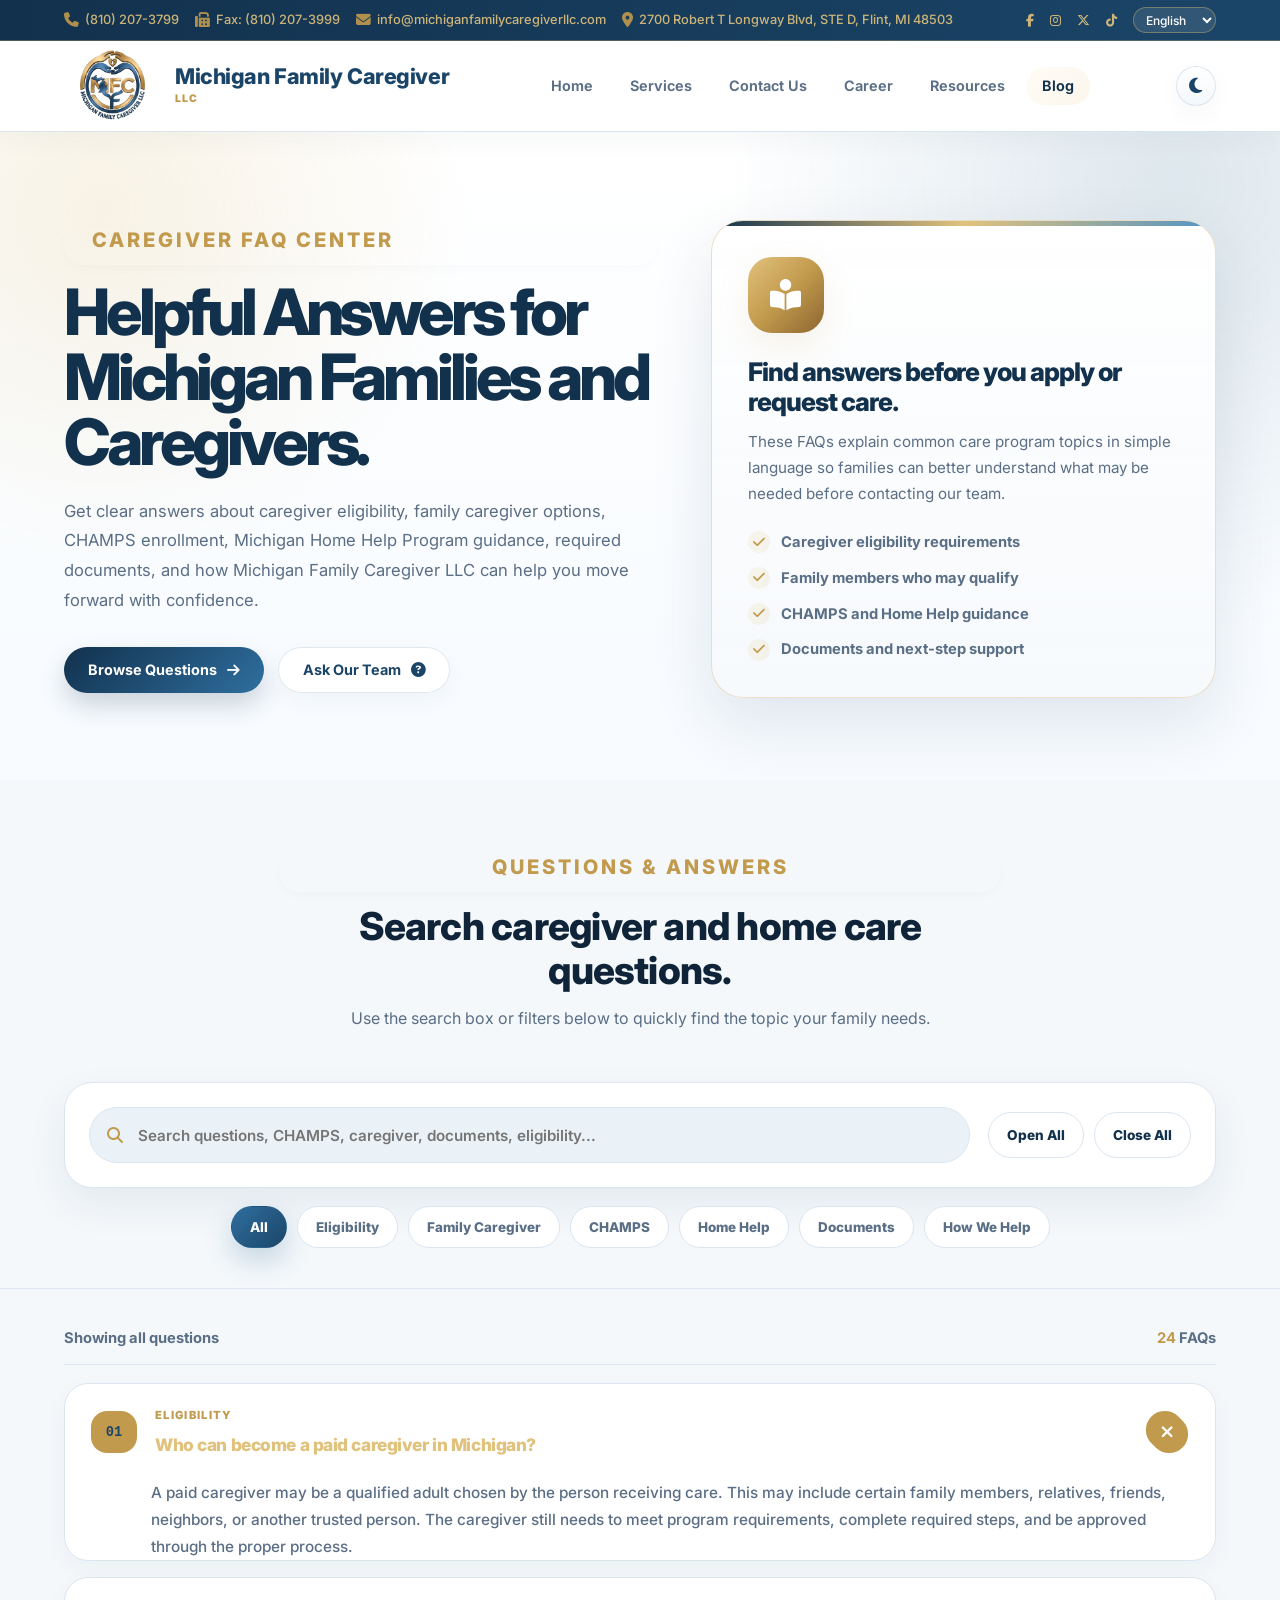
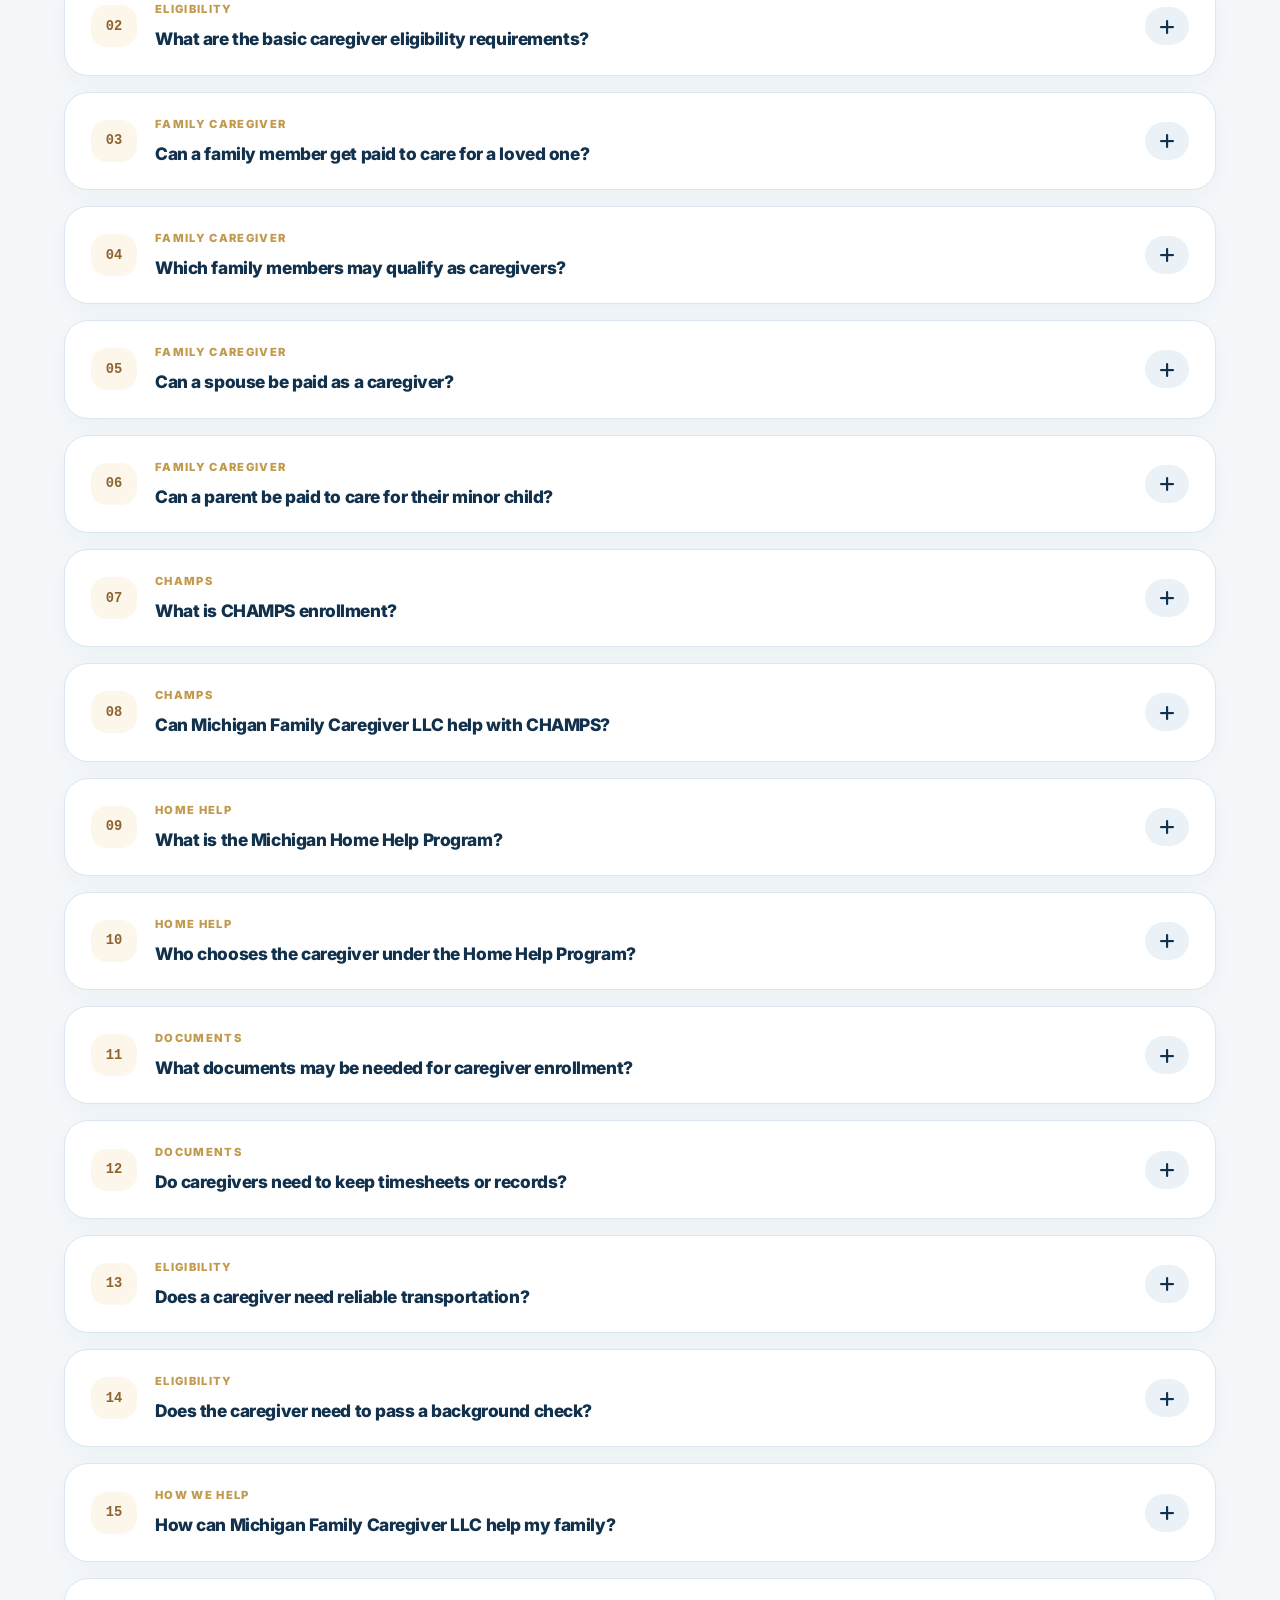
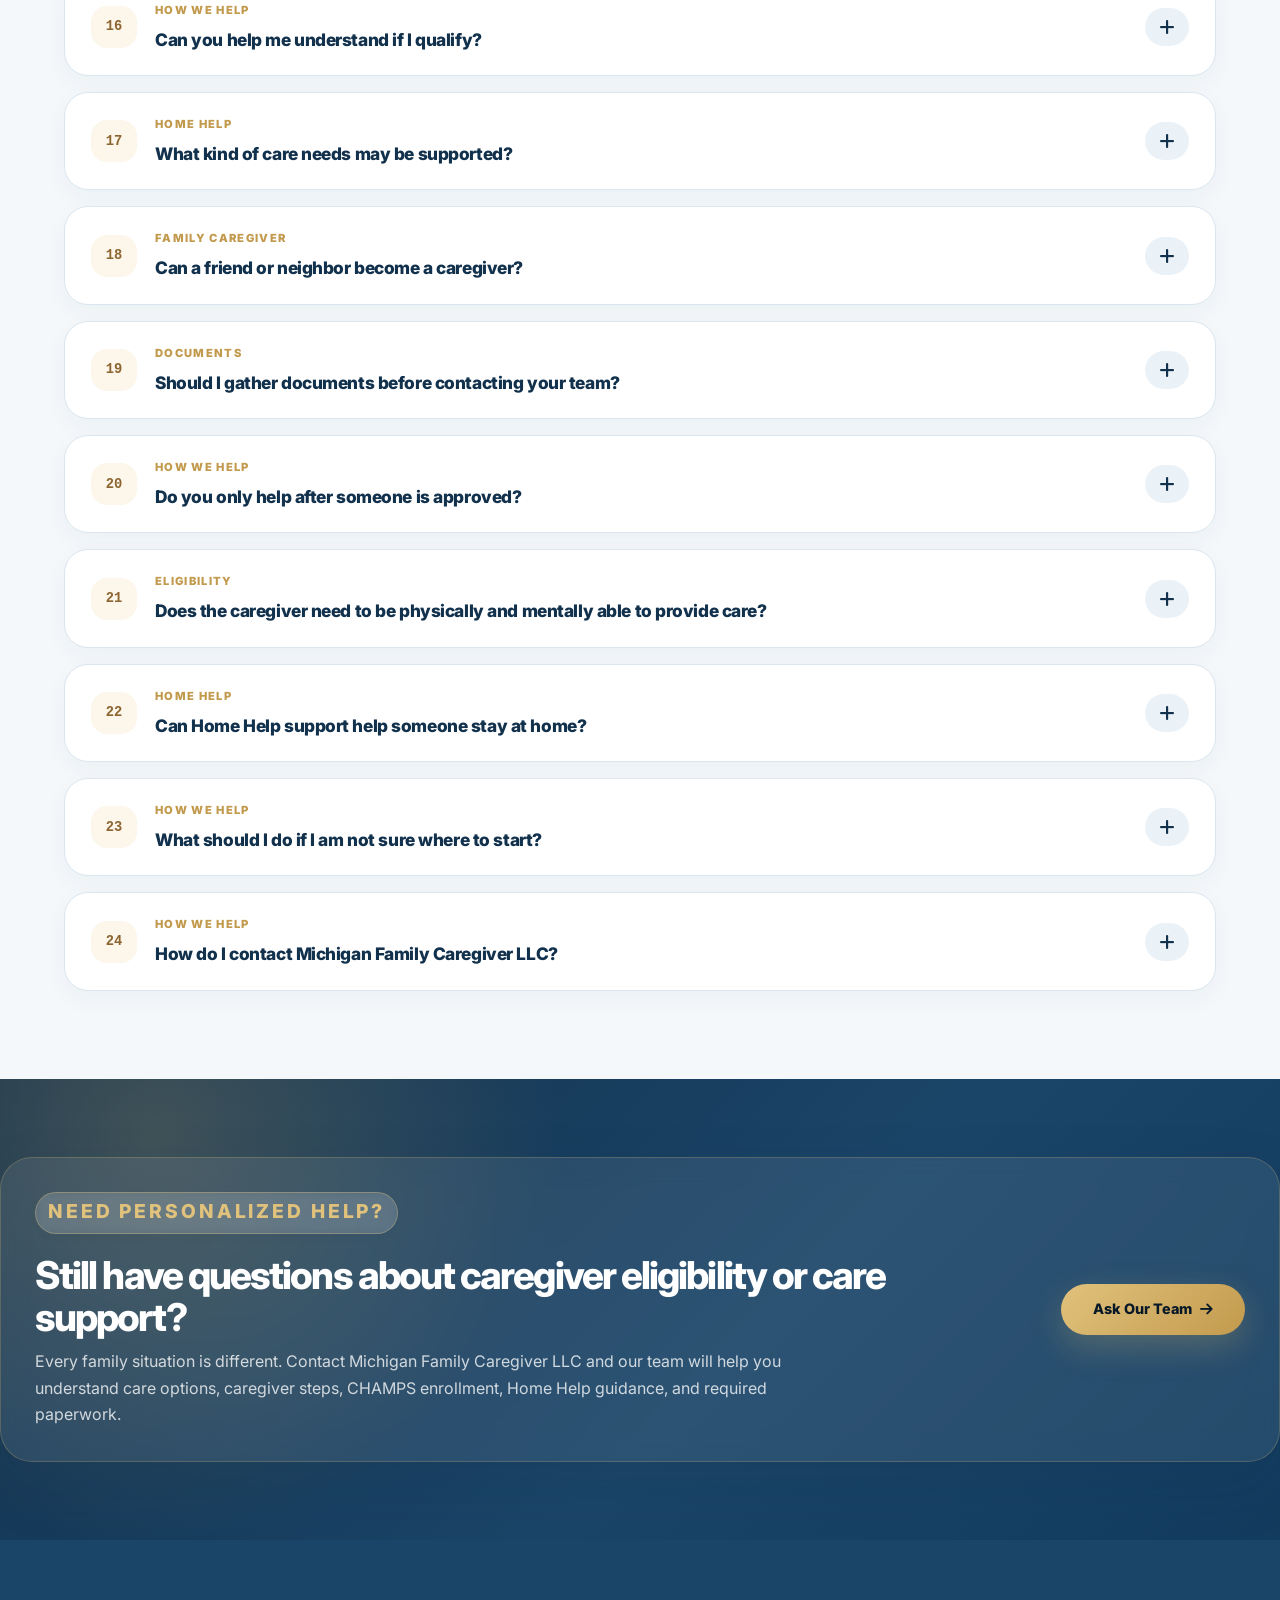
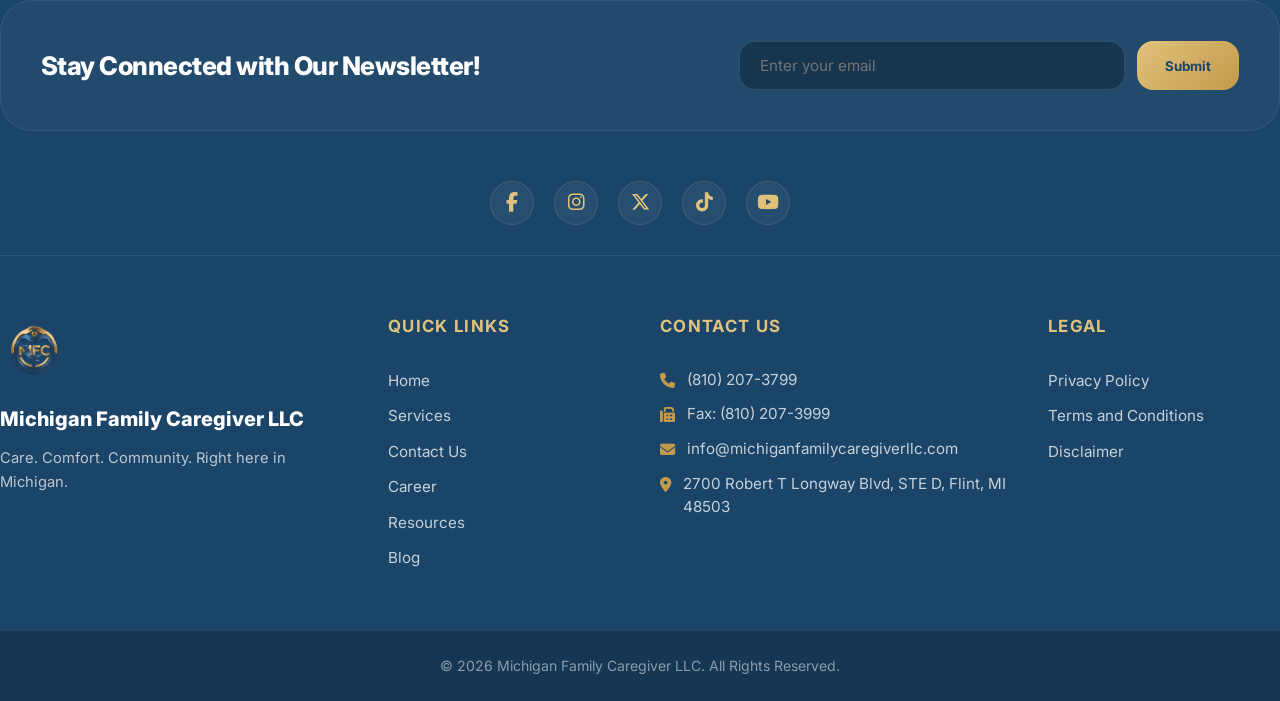
<file: blog.html>
<!DOCTYPE html>
<html lang="en">
<head>
    <!-- =========================
        BASIC META
    ========================== -->
    <meta charset="UTF-8">
    <meta name="viewport" content="width=device-width, initial-scale=1.0">
    <title>FAQ & Caregiver Resources | Michigan Family Caregiver LLC</title>
    <link rel="icon" type="image/png" href="assets/images/favicon.png">
    <link rel="shortcut icon" type="image/png" href="assets/images/favicon.png">
    <link rel="apple-touch-icon" href="assets/images/favicon.png">
    <meta name="description" content="Frequently asked questions about Michigan caregiver eligibility, Home Help Program guidance, CHAMPS enrollment, family caregivers, documents, and home care support from Michigan Family Caregiver LLC.">

    <!-- =========================
        GOOGLE FONT
    ========================== -->
    <link href="https://fonts.googleapis.com/css2?family=Inter:wght@400;500;600;700;800;900&display=swap" rel="stylesheet">

    <!-- =========================
        FONT AWESOME
    ========================== -->
    <link rel="stylesheet" href="https://cdnjs.cloudflare.com/ajax/libs/font-awesome/6.5.2/css/all.min.css">

    <!-- =========================
        CSS FILES
    ========================== -->

    <link rel="stylesheet" href="css/test.css">

    <!-- =========================
        BLOG / FAQ PAGE CSS
    ========================== -->
    <style>
/* =========================================================
BLOG FAQ HERO SECTION
========================================================= */

.blog-hero-section{
    position:relative;
    padding:88px 0 82px;
    background:
    radial-gradient(circle at 8% 12%,rgba(217,185,109,.18),transparent 28%),
    radial-gradient(circle at 92% 8%,rgba(21,87,127,.14),transparent 34%),
    linear-gradient(180deg,#ffffff 0%,#f7fbff 100%);
    overflow:hidden;
}

body.dark-mode .blog-hero-section{
    background:
    radial-gradient(circle at 8% 12%,rgba(217,185,109,.12),transparent 28%),
    radial-gradient(circle at 92% 8%,rgba(47,111,159,.18),transparent 34%),
    linear-gradient(180deg,#102b44 0%,#183752 100%);
}

.blog-hero-layout{
    display:grid;
    grid-template-columns:1.08fr .92fr;
    gap:54px;
    align-items:center;
}

.blog-hero-content{
    max-width:760px;
}

.blog-hero-content h1{
    color:var(--blue-deep);
    font-size:clamp(2.7rem,5vw,5.3rem);
    line-height:1.02;
    font-weight:800;
    letter-spacing:-.065em;
    margin:14px 0 22px;
}

body.dark-mode .blog-hero-content h1{
    color:var(--white);
}

.blog-hero-content p{
    max-width:690px;
    color:var(--text-muted);
    font-size:1.04rem;
    line-height:1.78;
    margin-bottom:32px;
}

.blog-hero-actions{
    display:flex;
    align-items:center;
    gap:14px;
    flex-wrap:wrap;
}

/* =========================================================
BLOG HERO CARD
========================================================= */

.blog-hero-card{
    position:relative;
    padding:36px;
    border-radius:32px;
    background:linear-gradient(180deg,rgba(255,255,255,.98),rgba(246,249,252,.96));
    border:1px solid var(--border-gold);
    box-shadow:var(--shadow-lg);
    overflow:hidden;
}

body.dark-mode .blog-hero-card{
    background:linear-gradient(180deg,rgba(24,55,82,.98),rgba(18,47,73,.96));
    border-color:rgba(217,185,109,.18);
}

.blog-hero-card::before{
    content:"";
    position:absolute;
    inset:0 0 auto;
    height:5px;
    background:linear-gradient(90deg,var(--blue-deep),var(--gold-bright),var(--blue-mid));
}

.blog-hero-card-icon{
    width:76px;
    height:76px;
    border-radius:24px;
    display:flex;
    align-items:center;
    justify-content:center;
    color:var(--white);
    background:linear-gradient(135deg,var(--gold-bright),var(--gold-main),var(--gold-dark));
    font-size:1.95rem;
    box-shadow:var(--shadow-gold);
    margin-bottom:24px;
}

.blog-hero-card h3{
    color:var(--blue-deep);
    font-size:1.6rem;
    line-height:1.18;
    font-weight:820;
    letter-spacing:-.04em;
    margin-bottom:12px;
}

body.dark-mode .blog-hero-card h3{
    color:var(--white);
}

.blog-hero-card p{
    color:var(--text-muted);
    font-size:.95rem;
    line-height:1.7;
    margin-bottom:24px;
}

.blog-mini-list{
    display:grid;
    gap:13px;
}

.blog-mini-list span{
    display:flex;
    align-items:center;
    gap:11px;
    color:var(--text-muted);
    font-size:.92rem;
    font-weight:700;
}

.blog-mini-list i{
    width:22px;
    height:22px;
    border-radius:50%;
    display:inline-flex;
    align-items:center;
    justify-content:center;
    color:var(--gold-main);
    background:rgba(217,185,109,.12);
    font-size:.72rem;
}

/* =========================================================
TABLET
========================================================= */

@media(max-width:1024px){

    .blog-hero-layout{
        grid-template-columns:1fr;
        gap:34px;
    }

    .blog-hero-content{
        max-width:100%;
    }
}

/* =========================================================
MOBILE
========================================================= */

@media(max-width:768px){

    .blog-hero-section{
        padding:60px 0;
    }

    .blog-hero-layout{
        gap:26px;
    }

    .blog-hero-content{
        text-align:center;
    }

    .blog-hero-content h1{
        font-size:2.35rem;
        line-height:1.05;
    }

    .blog-hero-content p{
        font-size:.94rem;
        margin-inline:auto;
    }

    .blog-hero-actions{
        justify-content:center;
    }

    .blog-hero-card{
        padding:26px;
        border-radius:24px;
    }

    .blog-hero-card-icon{
        width:66px;
        height:66px;
        border-radius:20px;
        font-size:1.65rem;
    }

    .blog-hero-card h3{
        font-size:1.35rem;
    }
}

@media(max-width:480px){

    .blog-hero-section{
        padding:52px 0;
    }

    .blog-hero-content h1{
        font-size:2rem;
    }

    .blog-hero-card{
        padding:22px;
    }
}


        /* =========================================================
           FAQ CONTROL SECTION
        ========================================================= */

        .faq-control-section {
            padding: 72px 0 40px;
            background: var(--bg-main);
        }

        .faq-control-panel {
            display: grid;
            grid-template-columns: 1fr auto;
            gap: 18px;
            align-items: center;
            padding: 24px;
            border-radius: 28px;
            background: var(--bg-card);
            border: 1px solid var(--border-light);
            box-shadow: var(--shadow-md);
            margin-top: 28px;
        }

        .faq-search-box {
            position: relative;
        }

        .faq-search-box i {
            position: absolute;
            left: 18px;
            top: 50%;
            transform: translateY(-50%);
            color: var(--gold-main);
            font-size: 1rem;
        }

        .faq-search-box input {
            width: 100%;
            min-height: 56px;
            border-radius: 999px;
            border: 1px solid var(--border-light);
            background: var(--bg-soft);
            color: var(--text-dark);
            padding: 0 20px 0 48px;
            font-size: 0.95rem;
            font-weight: 600;
            outline: none;
            transition: var(--transition);
        }

        .faq-search-box input:focus {
            border-color: var(--gold-main);
            box-shadow: 0 0 0 4px rgba(217, 185, 109, 0.16);
            background: var(--white);
        }

        body.dark-mode .faq-search-box input {
            background: rgba(255, 255, 255, 0.08);
            border-color: rgba(255, 255, 255, 0.14);
            color: var(--white);
        }

        .faq-action-buttons {
            display: flex;
            gap: 10px;
            align-items: center;
        }

        .faq-small-btn {
            min-height: 46px;
            padding: 0 18px;
            border-radius: 999px;
            border: 1px solid var(--border-light);
            background: var(--white);
            color: var(--blue-deep);
            font-size: 0.85rem;
            font-weight: 800;
            cursor: pointer;
            transition: var(--transition);
        }

        .faq-small-btn:hover {
            background: var(--blue-main);
            color: var(--white);
            border-color: var(--blue-main);
        }

        body.dark-mode .faq-small-btn {
            background: rgba(255, 255, 255, 0.08);
            color: var(--white);
            border-color: rgba(255, 255, 255, 0.14);
        }

        .faq-filter-chips {
            display: flex;
            flex-wrap: wrap;
            gap: 10px;
            margin-top: 18px;
        }

        .faq-filter-chip {
            min-height: 42px;
            padding: 0 18px;
            border-radius: 999px;
            border: 1px solid var(--border-light);
            background: var(--bg-card);
            color: var(--text-muted);
            font-size: 0.84rem;
            font-weight: 800;
            cursor: pointer;
            transition: var(--transition);
        }

        .faq-filter-chip:hover,
        .faq-filter-chip.active {
            background: linear-gradient(135deg, var(--blue-main), var(--blue-dark));
            color: var(--white);
            border-color: transparent;
            box-shadow: 0 12px 28px rgba(21, 87, 127, 0.22);
        }

        body.dark-mode .faq-filter-chip {
            background: rgba(255, 255, 255, 0.07);
            border-color: rgba(255, 255, 255, 0.12);
        }


        /* =========================================================
           FAQ LIST SECTION
        ========================================================= */

        .faq-main-section {
            padding: 38px 0 88px;
            background: var(--bg-main);
        }

        .faq-results-bar {
            display: flex;
            justify-content: space-between;
            align-items: center;
            gap: 16px;
            margin-bottom: 18px;
            color: var(--text-muted);
            font-size: 0.92rem;
            font-weight: 700;
        }

        .faq-results-bar strong {
            color: var(--gold-main);
        }

        .faq-accordion-list {
            display: grid;
            gap: 16px;
        }

        .faq-accordion-item {
            border-radius: 24px;
            background: var(--bg-card);
            border: 1px solid var(--border-light);
            box-shadow: var(--shadow-sm);
            overflow: hidden;
            transition: var(--transition);
        }

        body.dark-mode .faq-accordion-item {
            background:
                linear-gradient(180deg, rgba(24, 55, 82, 0.98), rgba(18, 47, 73, 0.96));
            border-color: rgba(217, 185, 109, 0.16);
        }

        .faq-accordion-item:hover {
            transform: translateY(-3px);
            box-shadow: var(--shadow-md);
            border-color: var(--border-gold);
        }

        .faq-question-btn {
            width: 100%;
            display: grid;
            grid-template-columns: auto 1fr auto;
            gap: 18px;
            align-items: center;
            text-align: left;
            padding: 24px 26px;
            background: transparent;
            border: 0;
            cursor: pointer;
        }

        .faq-number {
            width: 42px;
            height: 42px;
            border-radius: 16px;
            display: flex;
            align-items: center;
            justify-content: center;
            background: var(--gold-soft);
            color: var(--gold-dark);
            font-size: 0.86rem;
            font-weight: 900;
        }

        body.dark-mode .faq-number {
            background: rgba(217, 185, 109, 0.14);
            color: var(--gold-bright);
        }

        .faq-question-text span {
            display: inline-flex;
            color: var(--gold-main);
            font-size: 0.7rem;
            font-weight: 850;
            letter-spacing: 0.12em;
            text-transform: uppercase;
            margin-bottom: 7px;
        }

        .faq-question-text h3 {
            color: var(--blue-deep);
            font-size: 1.08rem;
            line-height: 1.35;
            font-weight: 820;
            letter-spacing: -0.025em;
        }

        body.dark-mode .faq-question-text h3 {
            color: var(--white);
        }

        .faq-toggle-icon {
            width: 38px;
            height: 38px;
            border-radius: 999px;
            display: flex;
            align-items: center;
            justify-content: center;
            color: var(--blue-deep);
            background: var(--bg-soft);
            transition: var(--transition);
        }

        body.dark-mode .faq-toggle-icon {
            color: var(--white);
            background: rgba(255, 255, 255, 0.08);
        }

        .faq-accordion-item.active .faq-toggle-icon {
            transform: rotate(45deg);
            background: var(--gold-main);
            color: var(--white);
        }

        .faq-answer {
            max-height: 0;
            overflow: hidden;
            transition: max-height 0.35s ease;
        }

        .faq-answer-inner {
            padding: 0 26px 26px 86px;
            color: var(--text-muted);
            font-size: 0.96rem;
            line-height: 1.75;
        }

        .faq-answer-inner ul {
            margin-top: 12px;
            display: grid;
            gap: 8px;
        }

        .faq-answer-inner li {
            display: flex;
            gap: 9px;
            align-items: flex-start;
        }

        .faq-answer-inner li i {
            color: var(--gold-main);
            margin-top: 5px;
        }

        .faq-hidden {
            display: none;
        }

        .faq-no-results {
            display: none;
            padding: 34px;
            border-radius: 28px;
            background: var(--bg-card);
            border: 1px solid var(--border-light);
            text-align: center;
            box-shadow: var(--shadow-sm);
        }

        .faq-no-results.active {
            display: block;
        }

        .faq-no-results i {
            width: 68px;
            height: 68px;
            border-radius: 24px;
            display: inline-flex;
            align-items: center;
            justify-content: center;
            background: var(--gold-soft);
            color: var(--gold-dark);
            font-size: 1.6rem;
            margin-bottom: 14px;
        }

        .faq-no-results h3 {
            color: var(--blue-deep);
            font-size: 1.35rem;
            margin-bottom: 8px;
        }

        body.dark-mode .faq-no-results h3 {
            color: var(--white);
        }

        .faq-no-results p {
            color: var(--text-muted);
        }


        /* =========================================================
           BLOG CTA
        ========================================================= */

        .blog-cta-section {
            padding: 78px 0;
            color: var(--white);
            background:
                radial-gradient(circle at 12% 12%, rgba(217, 185, 109, 0.22), transparent 34%),
                linear-gradient(135deg, var(--blue-deep), var(--blue-dark) 58%, #123b5e);
        }

        .blog-cta-box {
            display: grid;
            grid-template-columns: 1fr auto;
            gap: 28px;
            align-items: center;
            padding: 34px;
            border-radius: 32px;
            background: rgba(255, 255, 255, 0.08);
            border: 1px solid rgba(217, 185, 109, 0.24);
            backdrop-filter: blur(14px);
            box-shadow: var(--shadow-lg);
        }

        .blog-cta-box h2 {
            color: var(--white);
            font-size: clamp(1.8rem, 3vw, 3.2rem);
            line-height: 1.1;
            font-weight: 780;
            letter-spacing: -0.05em;
            margin: 8px 0 10px;
        }

        .blog-cta-box p {
            max-width: 760px;
            color: rgba(255, 255, 255, 0.78);
            line-height: 1.65;
        }

        @media (max-width: 1024px) {
            .blog-hero-layout,
            .blog-cta-box {
                grid-template-columns: 1fr;
            }

            .faq-control-panel {
                grid-template-columns: 1fr;
            }

            .faq-action-buttons {
                flex-wrap: wrap;
            }
        }

        @media (max-width: 640px) {
            .blog-hero-section {
                padding: 54px 0 58px;
            }

            .blog-hero-content h1 {
                font-size: 2.15rem;
                letter-spacing: -0.045em;
            }

            .blog-hero-card {
                padding: 24px;
                border-radius: 26px;
            }

            .faq-control-section {
                padding: 54px 0 28px;
            }

            .faq-control-panel {
                padding: 18px;
                border-radius: 22px;
            }

            .faq-action-buttons {
                display: grid;
                grid-template-columns: 1fr 1fr;
                width: 100%;
            }

            .faq-small-btn {
                width: 100%;
            }

            .faq-question-btn {
                grid-template-columns: 1fr auto;
                gap: 12px;
                padding: 20px;
            }

            .faq-number {
                display: none;
            }

            .faq-answer-inner {
                padding: 0 20px 22px;
            }

            .blog-cta-box {
                padding: 24px;
                border-radius: 24px;
            }

            .blog-cta-box .btn {
                width: 100%;
            }
        }
    </style>
</head>

<body>

    <!-- =========================
        TOP BAR
    ========================== -->
    <div class="top-bar">
        <div class="container top-bar-inner">

            <div class="top-left">
                <a href="tel:+18102073799">
                    <i class="fa-solid fa-phone"></i>
                    (810) 207-3799
                </a>

                <a href="fax:+18102073999">
                    <i class="fa-solid fa-fax"></i>
                    Fax: (810) 207-3999
                </a>

                <a href="mailto:info@michiganfamilycaregiverllc.com">
                    <i class="fa-solid fa-envelope"></i>
                    info@michiganfamilycaregiverllc.com
                </a>

                <a href="https://maps.app.goo.gl/53RwJ7epQXeNBymy7">
                    <i class="fa-solid fa-location-dot"></i>
                    <span>2700 Robert T Longway Blvd, STE D, Flint, MI 48503</span>
                </a>
            </div>

            <div class="top-right">
                <a href="#" aria-label="Facebook">
                    <i class="fa-brands fa-facebook-f"></i>
                </a>

                <a href="#" aria-label="Instagram">
                    <i class="fa-brands fa-instagram"></i>
                </a>

                <a href="#" aria-label="X">
                    <i class="fa-brands fa-x-twitter"></i>
                </a>

                <a href="#" aria-label="TikTok">
                    <i class="fa-brands fa-tiktok"></i>
                </a>

                <select class="language-select" aria-label="Select language">
                    <option value="en">English</option>
                    <option value="es">Spanish</option>
                    <option value="bn">Bangla</option>
                </select>
            </div>

        </div>
    </div>


    <!-- =========================
        HEADER
    ========================== -->
    <header class="main-header" id="mainHeader">
        <div class="container header-inner">

            <a href="index.html" class="logo-box">
                <img src="assets/images/logo.png" alt="Michigan Family Caregiver LLC Logo">

                <div class="logo-text">
                    <h1>Michigan Family Caregiver</h1>
                    <span>LLC</span>
                </div>
            </a>

            <nav class="navbar" id="navbar">
                <a href="index.html">Home</a>
                <a href="services.html">Services</a>
                <a href="contact.html">Contact Us</a>
                <a href="career.html">Career</a>
                <a href="resources.html">Resources</a>
                <a href="blog.html" class="active">Blog</a>
            </nav>

            <div class="header-actions">
                <button class="theme-toggle" id="themeToggle" aria-label="Toggle dark and light theme">
                    <i class="fa-solid fa-moon"></i>
                </button>

                <button class="hamburger" id="hamburger" aria-label="Open menu">
                    <span></span>
                    <span></span>
                    <span></span>
                </button>
            </div>

        </div>
    </header>


    <!-- =========================
        MAIN CONTENT
    ========================== -->
    <main>

        <!-- =========================
            BLOG / FAQ HERO
        ========================== -->
        <section class="blog-hero-section">

            <div class="container blog-hero-layout">

                <div class="blog-hero-content">
                    <span class="section-kicker">Caregiver FAQ Center</span>

                    <h1>Helpful Answers for Michigan Families and Caregivers.</h1>

                    <p>
                        Get clear answers about caregiver eligibility, family caregiver options, CHAMPS enrollment,
                        Michigan Home Help Program guidance, required documents, and how Michigan Family Caregiver LLC
                        can help you move forward with confidence.
                    </p>

                    <div class="blog-hero-actions">
                        <a href="#faqList" class="btn btn-primary">
                            Browse Questions
                            <i class="fa-solid fa-arrow-right"></i>
                        </a>

                        <a href="contact.html" class="btn btn-light">
                            Ask Our Team
                            <i class="fa-solid fa-circle-question"></i>
                        </a>
                    </div>
                </div>

                <div class="blog-hero-card">
                    <div class="blog-hero-card-icon">
                        <i class="fa-solid fa-book-open-reader"></i>
                    </div>

                    <h3>Find answers before you apply or request care.</h3>

                    <p>
                        These FAQs explain common care program topics in simple language so families can better
                        understand what may be needed before contacting our team.
                    </p>

                    <div class="blog-mini-list">
                        <span>
                            <i class="fa-solid fa-check"></i>
                            Caregiver eligibility requirements
                        </span>

                        <span>
                            <i class="fa-solid fa-check"></i>
                            Family members who may qualify
                        </span>

                        <span>
                            <i class="fa-solid fa-check"></i>
                            CHAMPS and Home Help guidance
                        </span>

                        <span>
                            <i class="fa-solid fa-check"></i>
                            Documents and next-step support
                        </span>
                    </div>
                </div>

            </div>

        </section>


        <!-- =========================
            FAQ CONTROLS
        ========================== -->
        <section class="faq-control-section">

            <div class="container">

                <div class="section-heading center">
                    <span class="section-kicker">Questions & Answers</span>

                    <h2>Search caregiver and home care questions.</h2>

                    <p>
                        Use the search box or filters below to quickly find the topic your family needs.
                    </p>
                </div>

                <div class="faq-control-panel">

                    <div class="faq-search-box">
                        <i class="fa-solid fa-magnifying-glass"></i>
                        <input type="search" id="faqSearch" placeholder="Search questions, CHAMPS, caregiver, documents, eligibility...">
                    </div>

                    <div class="faq-action-buttons">
                        <button type="button" class="faq-small-btn" id="openAllFaq">
                            Open All
                        </button>

                        <button type="button" class="faq-small-btn" id="closeAllFaq">
                            Close All
                        </button>
                    </div>

                </div>

                <div class="faq-filter-chips" id="faqFilters">
                    <button type="button" class="faq-filter-chip active" data-filter="all">All</button>
                    <button type="button" class="faq-filter-chip" data-filter="eligibility">Eligibility</button>
                    <button type="button" class="faq-filter-chip" data-filter="family">Family Caregiver</button>
                    <button type="button" class="faq-filter-chip" data-filter="champs">CHAMPS</button>
                    <button type="button" class="faq-filter-chip" data-filter="home-help">Home Help</button>
                    <button type="button" class="faq-filter-chip" data-filter="documents">Documents</button>
                    <button type="button" class="faq-filter-chip" data-filter="support">How We Help</button>
                </div>

            </div>

        </section>


        <!-- =========================
            FAQ LIST
        ========================== -->
        <section class="faq-main-section" id="faqList">

            <div class="container">

                <div class="faq-results-bar">
                    <span id="faqResultText">Showing all questions</span>
                    <span><strong id="faqCount">24</strong> FAQs</span>
                </div>

                <div class="faq-accordion-list" id="faqAccordion">

                    <!-- FAQ 01 -->
                    <article class="faq-accordion-item active" data-category="eligibility">
                        <button type="button" class="faq-question-btn">
                            <span class="faq-number">01</span>

                            <span class="faq-question-text">
                                <span>Eligibility</span>
                                <h3>Who can become a paid caregiver in Michigan?</h3>
                            </span>

                            <span class="faq-toggle-icon">
                                <i class="fa-solid fa-plus"></i>
                            </span>
                        </button>

                        <div class="faq-answer">
                            <div class="faq-answer-inner">
                                A paid caregiver may be a qualified adult chosen by the person receiving care.
                                This may include certain family members, relatives, friends, neighbors, or another
                                trusted person. The caregiver still needs to meet program requirements, complete
                                required steps, and be approved through the proper process.
                            </div>
                        </div>
                    </article>

                    <!-- FAQ 02 -->
                    <article class="faq-accordion-item" data-category="eligibility">
                        <button type="button" class="faq-question-btn">
                            <span class="faq-number">02</span>

                            <span class="faq-question-text">
                                <span>Eligibility</span>
                                <h3>What are the basic caregiver eligibility requirements?</h3>
                            </span>

                            <span class="faq-toggle-icon">
                                <i class="fa-solid fa-plus"></i>
                            </span>
                        </button>

                        <div class="faq-answer">
                            <div class="faq-answer-inner">
                                General requirements may include:
                                <ul>
                                    <li><i class="fa-solid fa-check"></i>Be at least 18 years old.</li>
                                    <li><i class="fa-solid fa-check"></i>Be legally authorized to work in the United States.</li>
                                    <li><i class="fa-solid fa-check"></i>Have a valid Social Security Number or Tax Identification Number.</li>
                                    <li><i class="fa-solid fa-check"></i>Complete Michigan CHAMPS provider enrollment when required.</li>
                                    <li><i class="fa-solid fa-check"></i>Pass background screening and verification checks.</li>
                                    <li><i class="fa-solid fa-check"></i>Be able to safely follow care plans and program rules.</li>
                                </ul>
                            </div>
                        </div>
                    </article>

                    <!-- FAQ 03 -->
                    <article class="faq-accordion-item" data-category="family">
                        <button type="button" class="faq-question-btn">
                            <span class="faq-number">03</span>

                            <span class="faq-question-text">
                                <span>Family Caregiver</span>
                                <h3>Can a family member get paid to care for a loved one?</h3>
                            </span>

                            <span class="faq-toggle-icon">
                                <i class="fa-solid fa-plus"></i>
                            </span>
                        </button>

                        <div class="faq-answer">
                            <div class="faq-answer-inner">
                                In many situations, certain family members may be considered as caregivers if they
                                meet the requirements and are selected by the participant. The relationship,
                                program rules, required documents, and approval process all matter.
                            </div>
                        </div>
                    </article>

                    <!-- FAQ 04 -->
                    <article class="faq-accordion-item" data-category="family">
                        <button type="button" class="faq-question-btn">
                            <span class="faq-number">04</span>

                            <span class="faq-question-text">
                                <span>Family Caregiver</span>
                                <h3>Which family members may qualify as caregivers?</h3>
                            </span>

                            <span class="faq-toggle-icon">
                                <i class="fa-solid fa-plus"></i>
                            </span>
                        </button>

                        <div class="faq-answer">
                            <div class="faq-answer-inner">
                                Depending on the situation, possible caregivers may include adult children,
                                grandchildren, siblings, grandparents, other relatives, friends, neighbors,
                                or another trusted person selected by the person receiving care.
                            </div>
                        </div>
                    </article>

                    <!-- FAQ 05 -->
                    <article class="faq-accordion-item" data-category="family">
                        <button type="button" class="faq-question-btn">
                            <span class="faq-number">05</span>

                            <span class="faq-question-text">
                                <span>Family Caregiver</span>
                                <h3>Can a spouse be paid as a caregiver?</h3>
                            </span>

                            <span class="faq-toggle-icon">
                                <i class="fa-solid fa-plus"></i>
                            </span>
                        </button>

                        <div class="faq-answer">
                            <div class="faq-answer-inner">
                                A spouse caring for their husband or wife is generally not eligible for payment
                                through the Michigan Home Help Program. If your family is unsure about a specific
                                situation, Michigan Family Caregiver LLC can help explain common rules and next steps.
                            </div>
                        </div>
                    </article>

                    <!-- FAQ 06 -->
                    <article class="faq-accordion-item" data-category="family">
                        <button type="button" class="faq-question-btn">
                            <span class="faq-number">06</span>

                            <span class="faq-question-text">
                                <span>Family Caregiver</span>
                                <h3>Can a parent be paid to care for their minor child?</h3>
                            </span>

                            <span class="faq-toggle-icon">
                                <i class="fa-solid fa-plus"></i>
                            </span>
                        </button>

                        <div class="faq-answer">
                            <div class="faq-answer-inner">
                                Parents caring for their own minor child are generally not eligible for payment
                                under the Home Help Program. Program rules may vary by situation, so families
                                should ask for guidance before making assumptions.
                            </div>
                        </div>
                    </article>

                    <!-- FAQ 07 -->
                    <article class="faq-accordion-item" data-category="champs">
                        <button type="button" class="faq-question-btn">
                            <span class="faq-number">07</span>

                            <span class="faq-question-text">
                                <span>CHAMPS</span>
                                <h3>What is CHAMPS enrollment?</h3>
                            </span>

                            <span class="faq-toggle-icon">
                                <i class="fa-solid fa-plus"></i>
                            </span>
                        </button>

                        <div class="faq-answer">
                            <div class="faq-answer-inner">
                                CHAMPS is part of Michigan’s provider enrollment process. A caregiver may need
                                to complete CHAMPS enrollment before becoming approved for certain care-related
                                services. Michigan Family Caregiver LLC can help families understand the enrollment
                                steps and what information may be needed.
                            </div>
                        </div>
                    </article>

                    <!-- FAQ 08 -->
                    <article class="faq-accordion-item" data-category="champs">
                        <button type="button" class="faq-question-btn">
                            <span class="faq-number">08</span>

                            <span class="faq-question-text">
                                <span>CHAMPS</span>
                                <h3>Can Michigan Family Caregiver LLC help with CHAMPS?</h3>
                            </span>

                            <span class="faq-toggle-icon">
                                <i class="fa-solid fa-plus"></i>
                            </span>
                        </button>

                        <div class="faq-answer">
                            <div class="faq-answer-inner">
                                Yes. We can help caregivers understand CHAMPS provider enrollment, prepare
                                required information, and move through the process with clearer guidance.
                            </div>
                        </div>
                    </article>

                    <!-- FAQ 09 -->
                    <article class="faq-accordion-item" data-category="home-help">
                        <button type="button" class="faq-question-btn">
                            <span class="faq-number">09</span>

                            <span class="faq-question-text">
                                <span>Home Help</span>
                                <h3>What is the Michigan Home Help Program?</h3>
                            </span>

                            <span class="faq-toggle-icon">
                                <i class="fa-solid fa-plus"></i>
                            </span>
                        </button>

                        <div class="faq-answer">
                            <div class="faq-answer-inner">
                                The Michigan Home Help Program may support eligible individuals who need help
                                with daily living activities while staying in their own home. The program can
                                involve care needs, caregiver selection, required documentation, and approval steps.
                            </div>
                        </div>
                    </article>

                    <!-- FAQ 10 -->
                    <article class="faq-accordion-item" data-category="home-help">
                        <button type="button" class="faq-question-btn">
                            <span class="faq-number">10</span>

                            <span class="faq-question-text">
                                <span>Home Help</span>
                                <h3>Who chooses the caregiver under the Home Help Program?</h3>
                            </span>

                            <span class="faq-toggle-icon">
                                <i class="fa-solid fa-plus"></i>
                            </span>
                        </button>

                        <div class="faq-answer">
                            <div class="faq-answer-inner">
                                The person receiving care generally selects and approves the caregiver. The caregiver
                                must still meet requirements, complete necessary forms, and follow program guidelines.
                            </div>
                        </div>
                    </article>

                    <!-- FAQ 11 -->
                    <article class="faq-accordion-item" data-category="documents">
                        <button type="button" class="faq-question-btn">
                            <span class="faq-number">11</span>

                            <span class="faq-question-text">
                                <span>Documents</span>
                                <h3>What documents may be needed for caregiver enrollment?</h3>
                            </span>

                            <span class="faq-toggle-icon">
                                <i class="fa-solid fa-plus"></i>
                            </span>
                        </button>

                        <div class="faq-answer">
                            <div class="faq-answer-inner">
                                Documents may include identification, work authorization details, Social Security
                                Number or Tax ID information, CHAMPS enrollment details, background screening items,
                                program forms, and other supporting paperwork depending on the situation.
                            </div>
                        </div>
                    </article>

                    <!-- FAQ 12 -->
                    <article class="faq-accordion-item" data-category="documents">
                        <button type="button" class="faq-question-btn">
                            <span class="faq-number">12</span>

                            <span class="faq-question-text">
                                <span>Documents</span>
                                <h3>Do caregivers need to keep timesheets or records?</h3>
                            </span>

                            <span class="faq-toggle-icon">
                                <i class="fa-solid fa-plus"></i>
                            </span>
                        </button>

                        <div class="faq-answer">
                            <div class="faq-answer-inner">
                                Caregivers may need to maintain accurate timesheets, service notes, and required
                                documentation. Keeping records organized is important for program compliance and
                                ongoing support.
                            </div>
                        </div>
                    </article>

                    <!-- FAQ 13 -->
                    <article class="faq-accordion-item" data-category="eligibility">
                        <button type="button" class="faq-question-btn">
                            <span class="faq-number">13</span>

                            <span class="faq-question-text">
                                <span>Eligibility</span>
                                <h3>Does a caregiver need reliable transportation?</h3>
                            </span>

                            <span class="faq-toggle-icon">
                                <i class="fa-solid fa-plus"></i>
                            </span>
                        </button>

                        <div class="faq-answer">
                            <div class="faq-answer-inner">
                                Reliable transportation may be necessary depending on the care situation, service
                                expectations, appointment needs, and communication requirements. The exact need
                                can vary by participant and care plan.
                            </div>
                        </div>
                    </article>

                    <!-- FAQ 14 -->
                    <article class="faq-accordion-item" data-category="eligibility">
                        <button type="button" class="faq-question-btn">
                            <span class="faq-number">14</span>

                            <span class="faq-question-text">
                                <span>Eligibility</span>
                                <h3>Does the caregiver need to pass a background check?</h3>
                            </span>

                            <span class="faq-toggle-icon">
                                <i class="fa-solid fa-plus"></i>
                            </span>
                        </button>

                        <div class="faq-answer">
                            <div class="faq-answer-inner">
                                Caregivers may be required to pass background screening and verification checks.
                                This helps protect the person receiving care and ensures program requirements are met.
                            </div>
                        </div>
                    </article>

                    <!-- FAQ 15 -->
                    <article class="faq-accordion-item" data-category="support">
                        <button type="button" class="faq-question-btn">
                            <span class="faq-number">15</span>

                            <span class="faq-question-text">
                                <span>How We Help</span>
                                <h3>How can Michigan Family Caregiver LLC help my family?</h3>
                            </span>

                            <span class="faq-toggle-icon">
                                <i class="fa-solid fa-plus"></i>
                            </span>
                        </button>

                        <div class="faq-answer">
                            <div class="faq-answer-inner">
                                We can help with caregiver eligibility screening, CHAMPS enrollment assistance,
                                Home Help application guidance, required paperwork support, ongoing caregiver support,
                                and Medicaid Home Help Program navigation.
                            </div>
                        </div>
                    </article>

                    <!-- FAQ 16 -->
                    <article class="faq-accordion-item" data-category="support">
                        <button type="button" class="faq-question-btn">
                            <span class="faq-number">16</span>

                            <span class="faq-question-text">
                                <span>How We Help</span>
                                <h3>Can you help me understand if I qualify?</h3>
                            </span>

                            <span class="faq-toggle-icon">
                                <i class="fa-solid fa-plus"></i>
                            </span>
                        </button>

                        <div class="faq-answer">
                            <div class="faq-answer-inner">
                                Yes. You can contact our team and share your situation. We can help explain common
                                requirements, what may be needed, and which next steps may apply to your family.
                            </div>
                        </div>
                    </article>

                    <!-- FAQ 17 -->
                    <article class="faq-accordion-item" data-category="home-help">
                        <button type="button" class="faq-question-btn">
                            <span class="faq-number">17</span>

                            <span class="faq-question-text">
                                <span>Home Help</span>
                                <h3>What kind of care needs may be supported?</h3>
                            </span>

                            <span class="faq-toggle-icon">
                                <i class="fa-solid fa-plus"></i>
                            </span>
                        </button>

                        <div class="faq-answer">
                            <div class="faq-answer-inner">
                                Care needs may include personal care, hygiene support, meal preparation, mobility
                                assistance, transfer support, reminders, companionship, and other daily living needs
                                based on the person’s situation and approved care plan.
                            </div>
                        </div>
                    </article>

                    <!-- FAQ 18 -->
                    <article class="faq-accordion-item" data-category="family">
                        <button type="button" class="faq-question-btn">
                            <span class="faq-number">18</span>

                            <span class="faq-question-text">
                                <span>Family Caregiver</span>
                                <h3>Can a friend or neighbor become a caregiver?</h3>
                            </span>

                            <span class="faq-toggle-icon">
                                <i class="fa-solid fa-plus"></i>
                            </span>
                        </button>

                        <div class="faq-answer">
                            <div class="faq-answer-inner">
                                A trusted friend, neighbor, or chosen person may be considered if the participant
                                selects them and the caregiver meets program requirements. Approval still depends
                                on the required process.
                            </div>
                        </div>
                    </article>

                    <!-- FAQ 19 -->
                    <article class="faq-accordion-item" data-category="documents">
                        <button type="button" class="faq-question-btn">
                            <span class="faq-number">19</span>

                            <span class="faq-question-text">
                                <span>Documents</span>
                                <h3>Should I gather documents before contacting your team?</h3>
                            </span>

                            <span class="faq-toggle-icon">
                                <i class="fa-solid fa-plus"></i>
                            </span>
                        </button>

                        <div class="faq-answer">
                            <div class="faq-answer-inner">
                                It helps to have basic personal information, contact details, identification,
                                and care-related questions ready. If you are unsure what documents are needed,
                                our team can help you understand what to prepare.
                            </div>
                        </div>
                    </article>

                    <!-- FAQ 20 -->
                    <article class="faq-accordion-item" data-category="support">
                        <button type="button" class="faq-question-btn">
                            <span class="faq-number">20</span>

                            <span class="faq-question-text">
                                <span>How We Help</span>
                                <h3>Do you only help after someone is approved?</h3>
                            </span>

                            <span class="faq-toggle-icon">
                                <i class="fa-solid fa-plus"></i>
                            </span>
                        </button>

                        <div class="faq-answer">
                            <div class="faq-answer-inner">
                                No. We can help families before, during, and after the application or enrollment process.
                                Our goal is to make the steps clearer and help families avoid confusion.
                            </div>
                        </div>
                    </article>

                    <!-- FAQ 21 -->
                    <article class="faq-accordion-item" data-category="eligibility">
                        <button type="button" class="faq-question-btn">
                            <span class="faq-number">21</span>

                            <span class="faq-question-text">
                                <span>Eligibility</span>
                                <h3>Does the caregiver need to be physically and mentally able to provide care?</h3>
                            </span>

                            <span class="faq-toggle-icon">
                                <i class="fa-solid fa-plus"></i>
                            </span>
                        </button>

                        <div class="faq-answer">
                            <div class="faq-answer-inner">
                                Yes. A caregiver should be able to safely perform the required support tasks,
                                follow the care plan, communicate clearly, and respond responsibly to the needs
                                of the person receiving care.
                            </div>
                        </div>
                    </article>

                    <!-- FAQ 22 -->
                    <article class="faq-accordion-item" data-category="home-help">
                        <button type="button" class="faq-question-btn">
                            <span class="faq-number">22</span>

                            <span class="faq-question-text">
                                <span>Home Help</span>
                                <h3>Can Home Help support help someone stay at home?</h3>
                            </span>

                            <span class="faq-toggle-icon">
                                <i class="fa-solid fa-plus"></i>
                            </span>
                        </button>

                        <div class="faq-answer">
                            <div class="faq-answer-inner">
                                For eligible individuals, home-based support may help them remain in a familiar
                                environment while receiving assistance with approved daily living needs.
                            </div>
                        </div>
                    </article>

                    <!-- FAQ 23 -->
                    <article class="faq-accordion-item" data-category="support">
                        <button type="button" class="faq-question-btn">
                            <span class="faq-number">23</span>

                            <span class="faq-question-text">
                                <span>How We Help</span>
                                <h3>What should I do if I am not sure where to start?</h3>
                            </span>

                            <span class="faq-toggle-icon">
                                <i class="fa-solid fa-plus"></i>
                            </span>
                        </button>

                        <div class="faq-answer">
                            <div class="faq-answer-inner">
                                Start by contacting Michigan Family Caregiver LLC. Tell us who needs care,
                                what support is needed, and what questions you have. We can help identify
                                the most practical next step.
                            </div>
                        </div>
                    </article>

                    <!-- FAQ 24 -->
                    <article class="faq-accordion-item" data-category="support">
                        <button type="button" class="faq-question-btn">
                            <span class="faq-number">24</span>

                            <span class="faq-question-text">
                                <span>How We Help</span>
                                <h3>How do I contact Michigan Family Caregiver LLC?</h3>
                            </span>

                            <span class="faq-toggle-icon">
                                <i class="fa-solid fa-plus"></i>
                            </span>
                        </button>

                        <div class="faq-answer">
                            <div class="faq-answer-inner">
                                You can call us at <a href="tel:+18102073799">(810) 207-3799</a>, email
                                <a href="mailto:info@michiganfamilycaregiverllc.com">info@michiganfamilycaregiverllc.com</a>,
                                or submit a request through the contact page.
                            </div>
                        </div>
                    </article>

                </div>

                <div class="faq-no-results" id="faqNoResults">
                    <i class="fa-solid fa-magnifying-glass"></i>
                    <h3>No matching questions found</h3>
                    <p>Try another keyword or select a different category.</p>
                </div>

            </div>

        </section>


        <!-- =========================
            BLOG CTA
        ========================== -->
        <section class="blog-cta-section">

            <div class="container blog-cta-box">

                <div>
                    <span class="section-kicker light">Need Personalized Help?</span>

                    <h2>Still have questions about caregiver eligibility or care support?</h2>

                    <p>
                        Every family situation is different. Contact Michigan Family Caregiver LLC and our team
                        will help you understand care options, caregiver steps, CHAMPS enrollment, Home Help guidance,
                        and required paperwork.
                    </p>
                </div>

                <a href="contact.html" class="btn btn-gold">
                    Ask Our Team
                    <i class="fa-solid fa-arrow-right"></i>
                </a>

            </div>

        </section>

    </main>


    <!-- =========================
        SUCCESS MODAL
    ========================== -->
    <div class="modal-overlay" id="successModal">
        <div class="success-modal">

            <button class="modal-close" id="modalClose" aria-label="Close modal">
                <i class="fa-solid fa-xmark"></i>
            </button>

            <div class="success-icon">
                <i class="fa-solid fa-check"></i>
            </div>

            <h2>Thank you for submitting!</h2>
            <p>Our team will contact you soon.</p>

            <button class="btn btn-primary" id="modalDoneBtn">
                Done
            </button>

        </div>
    </div>


    <!-- =========================
        FOOTER
    ========================== -->
    <footer class="footer">

        <div class="newsletter-section">
            <div class="container newsletter-box">

                <h2>Stay Connected with Our Newsletter!</h2>

                <form class="newsletter-form" id="newsletterForm">
                    <input type="email" placeholder="Enter your email">
                    <button type="submit">Submit</button>
                </form>

            </div>
        </div>

        <div class="social-footer">
            <a href="#">Facebook</a>
            <a href="#">Instagram</a>
            <a href="#">X</a>
            <a href="#">TikTok</a>
            <a href="#">YouTube</a>
        </div>

        <div class="container footer-main">

            <div class="footer-brand">
                <img src="assets/images/logo.png" alt="Michigan Family Caregiver LLC Logo">

                <h3>Michigan Family Caregiver LLC</h3>

                <p>
                    Care. Comfort. Community. Right here in Michigan.
                </p>
            </div>

            <div class="footer-links">
                <h4>Quick Links</h4>

                <a href="index.html">Home</a>
                <a href="services.html">Services</a>
                <a href="contact.html">Contact Us</a>
                <a href="career.html">Career</a>
                <a href="resources.html">Resources</a>
                <a href="blog.html">Blog</a>
            </div>

            <div class="footer-links contact-links">

                <h4>Contact Us</h4>

                <a href="tel:+18102073799">
                    <i class="fa-solid fa-phone"></i>
                    <span>(810) 207-3799</span>
                </a>

                <a href="tel:+18102073999">
                    <i class="fa-solid fa-fax"></i>
                    <span>Fax: (810) 207-3999</span>
                </a>

                <a href="mailto:info@michiganfc.com">
                    <i class="fa-solid fa-envelope"></i>
                    <span>info@michiganfamilycaregiverllc.com</span>
                </a>

                <a href="https://maps.app.goo.gl/53RwJ7epQXeNBymy7">
                    <i class="fa-solid fa-location-dot"></i>
                    <span>2700 Robert T Longway Blvd, STE D, Flint, MI 48503</span>
                </a>

            </div>

            <div class="footer-links">
                <h4>Legal</h4>

                <a href="privacy-policy.html">Privacy Policy</a>
                <a href="terms-and-conditions.html">Terms and Conditions</a>
                <a href="disclaimer.html">Disclaimer</a>

            </div>

        </div>

        <div class="footer-bottom">
            <p>© 2026 Michigan Family Caregiver LLC. All Rights Reserved.</p>
        </div>

    </footer>


    <!-- =========================
        MAIN JS
    ========================== -->
    <script src="js/main.js"></script>


    <!-- =========================
        FAQ PAGE JS
    ========================== -->
    <script>
        document.addEventListener("DOMContentLoaded", function () {
            const faqItems = Array.from(document.querySelectorAll(".faq-accordion-item"));
            const faqSearch = document.getElementById("faqSearch");
            const faqCount = document.getElementById("faqCount");
            const faqResultText = document.getElementById("faqResultText");
            const faqNoResults = document.getElementById("faqNoResults");
            const filterButtons = Array.from(document.querySelectorAll(".faq-filter-chip"));
            const openAllBtn = document.getElementById("openAllFaq");
            const closeAllBtn = document.getElementById("closeAllFaq");

            let activeFilter = "all";

            function initializeFaq() {
                faqItems.forEach(function (item) {
                    const button = item.querySelector(".faq-question-btn");
                    const answer = item.querySelector(".faq-answer");

                    if (item.classList.contains("active")) {
                        answer.style.maxHeight = answer.scrollHeight + "px";
                    }

                    button.addEventListener("click", function () {
                        toggleFaq(item);
                    });
                });

                updateFaqView();
            }

            function toggleFaq(item) {
                const answer = item.querySelector(".faq-answer");

                item.classList.toggle("active");

                if (item.classList.contains("active")) {
                    answer.style.maxHeight = answer.scrollHeight + "px";
                } else {
                    answer.style.maxHeight = null;
                }
            }

            function openFaq(item) {
                const answer = item.querySelector(".faq-answer");

                item.classList.add("active");
                answer.style.maxHeight = answer.scrollHeight + "px";
            }

            function closeFaq(item) {
                const answer = item.querySelector(".faq-answer");

                item.classList.remove("active");
                answer.style.maxHeight = null;
            }

            function updateFaqView() {
                const searchTerm = faqSearch.value.toLowerCase().trim();
                let visibleCount = 0;

                faqItems.forEach(function (item) {
                    const category = item.dataset.category;
                    const text = item.innerText.toLowerCase();

                    const matchesFilter = activeFilter === "all" || category === activeFilter;
                    const matchesSearch = !searchTerm || text.includes(searchTerm);

                    if (matchesFilter && matchesSearch) {
                        item.classList.remove("faq-hidden");
                        visibleCount++;
                    } else {
                        item.classList.add("faq-hidden");
                    }
                });

                faqCount.textContent = visibleCount;

                if (activeFilter === "all" && !searchTerm) {
                    faqResultText.textContent = "Showing all questions";
                } else if (searchTerm) {
                    faqResultText.textContent = `Showing results for "${searchTerm}"`;
                } else {
                    faqResultText.textContent = "Showing filtered questions";
                }

                if (visibleCount === 0) {
                    faqNoResults.classList.add("active");
                } else {
                    faqNoResults.classList.remove("active");
                }
            }

            faqSearch.addEventListener("input", updateFaqView);

            filterButtons.forEach(function (button) {
                button.addEventListener("click", function () {
                    filterButtons.forEach(function (btn) {
                        btn.classList.remove("active");
                    });

                    button.classList.add("active");
                    activeFilter = button.dataset.filter;
                    updateFaqView();
                });
            });

            openAllBtn.addEventListener("click", function () {
                faqItems.forEach(function (item) {
                    if (!item.classList.contains("faq-hidden")) {
                        openFaq(item);
                    }
                });
            });

            closeAllBtn.addEventListener("click", function () {
                faqItems.forEach(function (item) {
                    closeFaq(item);
                });
            });

            initializeFaq();
        });
    </script>



<style>
.back-to-top{
position:fixed;
right:28px;
bottom:28px;
width:58px;
height:58px;
border:none;
border-radius:50%;
display:flex;
align-items:center;
justify-content:center;
background:linear-gradient(135deg,var(--gold-bright),var(--gold-main),var(--gold-dark));
color:#fff;
font-size:1.15rem;
cursor:pointer;
z-index:9999;
opacity:0;
visibility:hidden;
transform:translateY(20px);
transition:all .35s ease;
box-shadow:0 12px 30px rgba(0,0,0,.22);
}

.back-to-top.show{
opacity:1;
visibility:visible;
transform:translateY(0);
}

.back-to-top:hover{
transform:translateY(-6px);
box-shadow:0 18px 40px rgba(0,0,0,.28);
}

.back-to-top i{
pointer-events:none;
}

body.dark-mode .back-to-top{
box-shadow:0 12px 30px rgba(0,0,0,.45);
}

@media(max-width:768px){
.back-to-top{
width:52px;
height:52px;
right:18px;
bottom:18px;
font-size:1rem;
}
}
</style>

<button class="back-to-top" id="backToTop">
<i class="fa-solid fa-arrow-up"></i>
</button>

<script>
const backToTopBtn=document.getElementById("backToTop");

window.addEventListener("scroll",function(){
if(window.scrollY>400){
backToTopBtn.classList.add("show");
}else{
backToTopBtn.classList.remove("show");
}
});

backToTopBtn.addEventListener("click",function(){
window.scrollTo({
top:0,
behavior:"smooth"
});
});
</script>

</body>
</html>
</file>
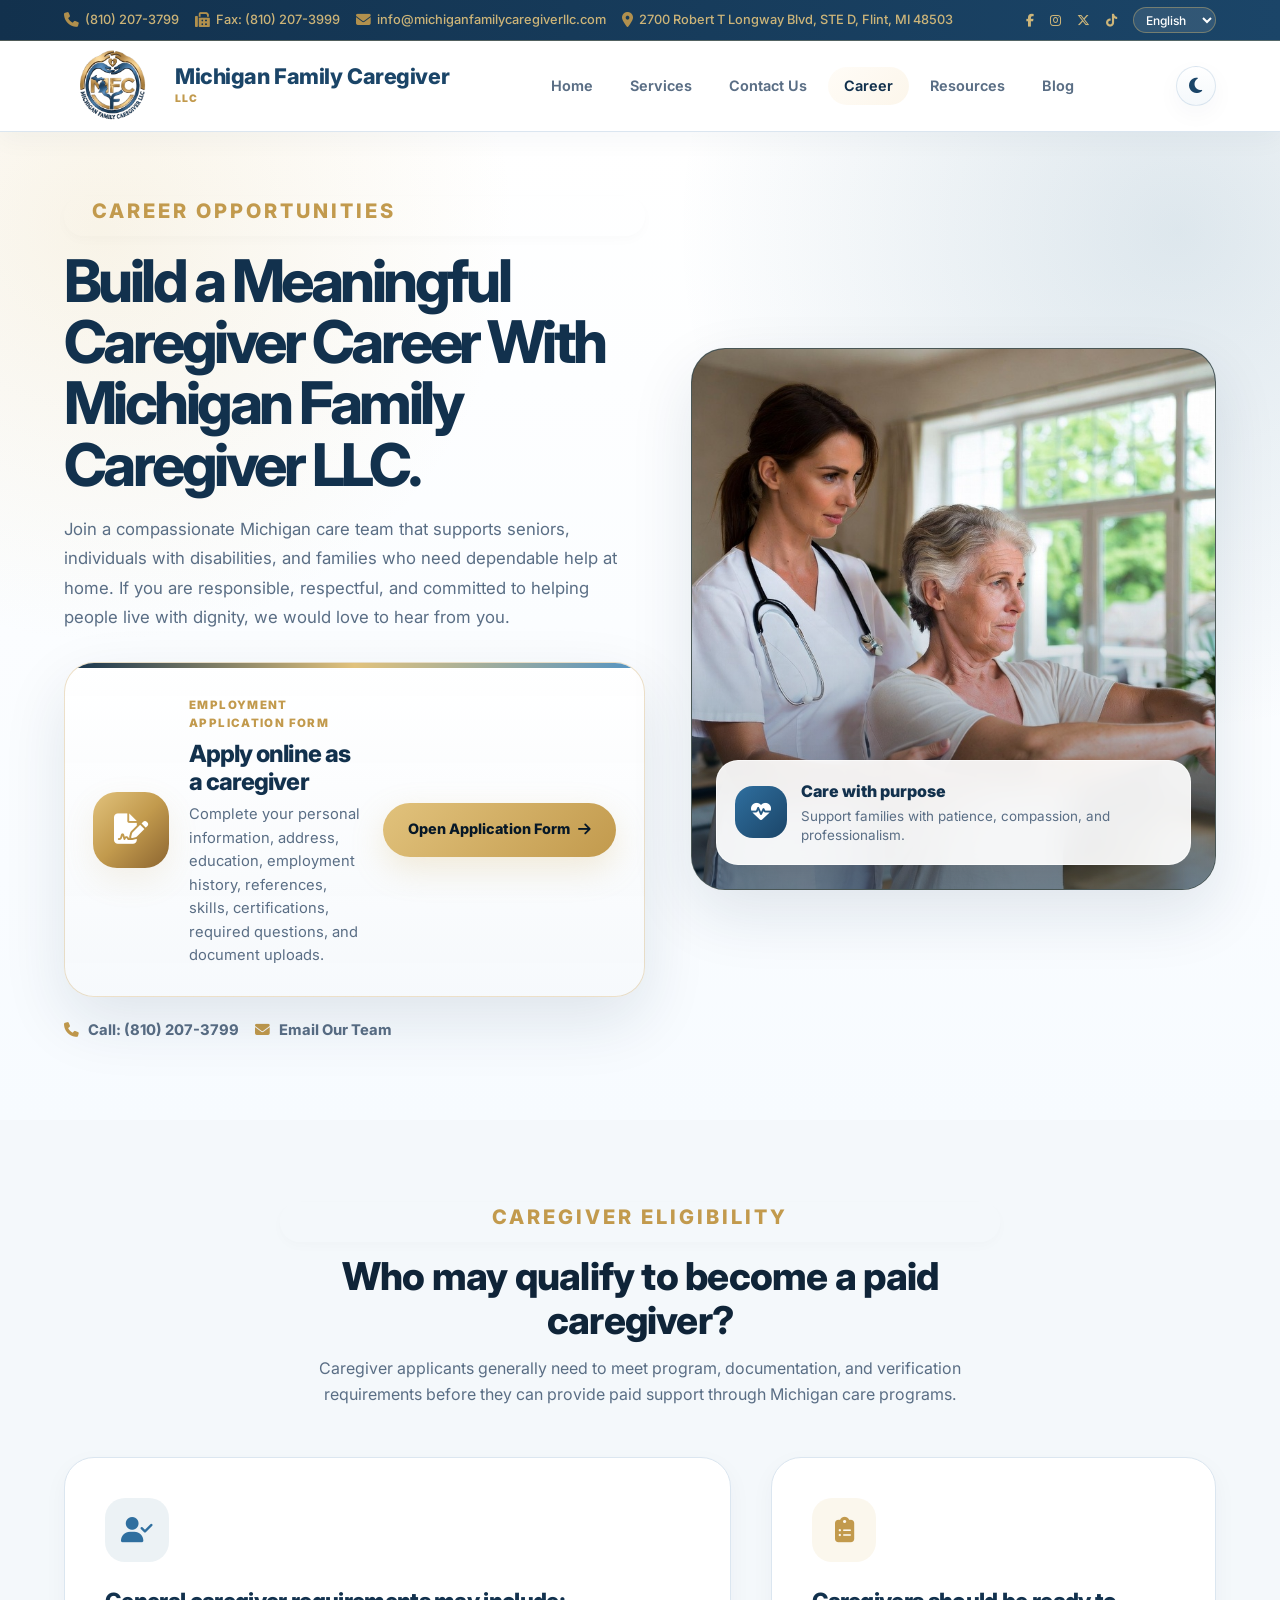
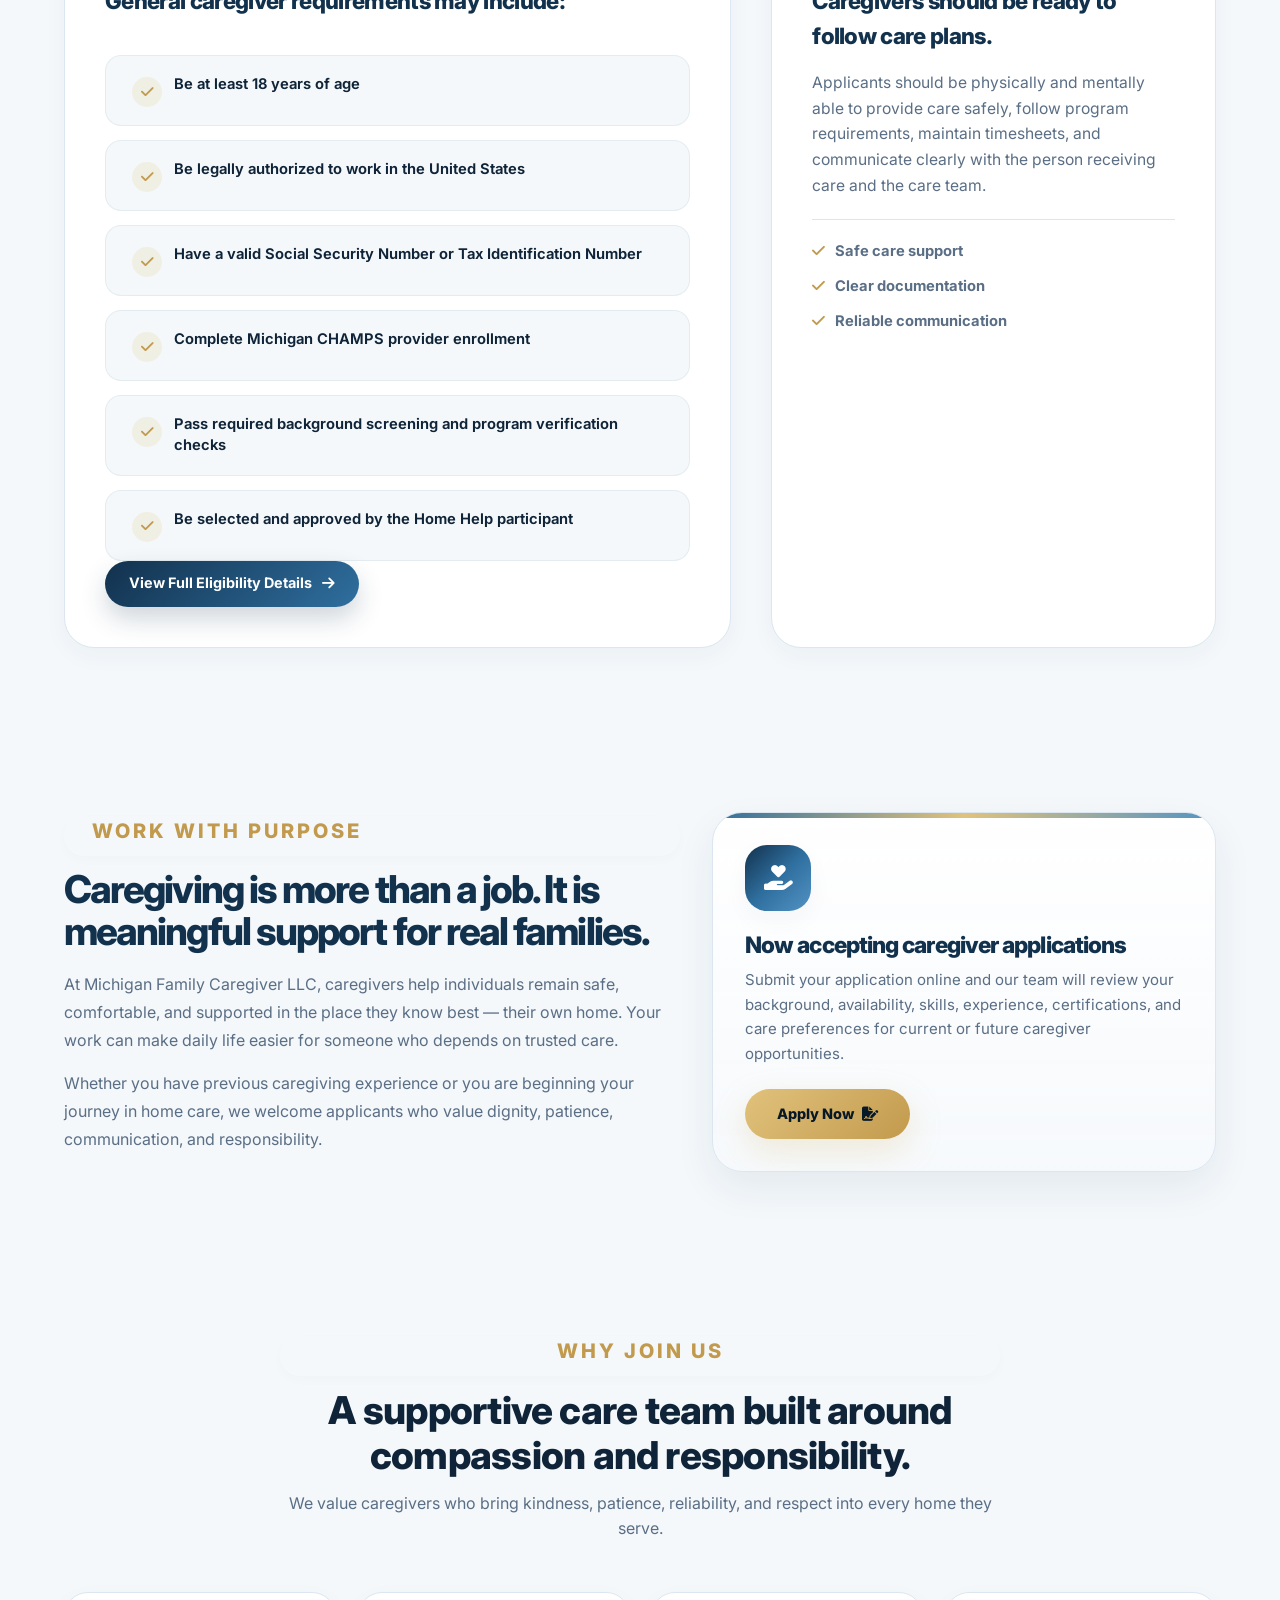
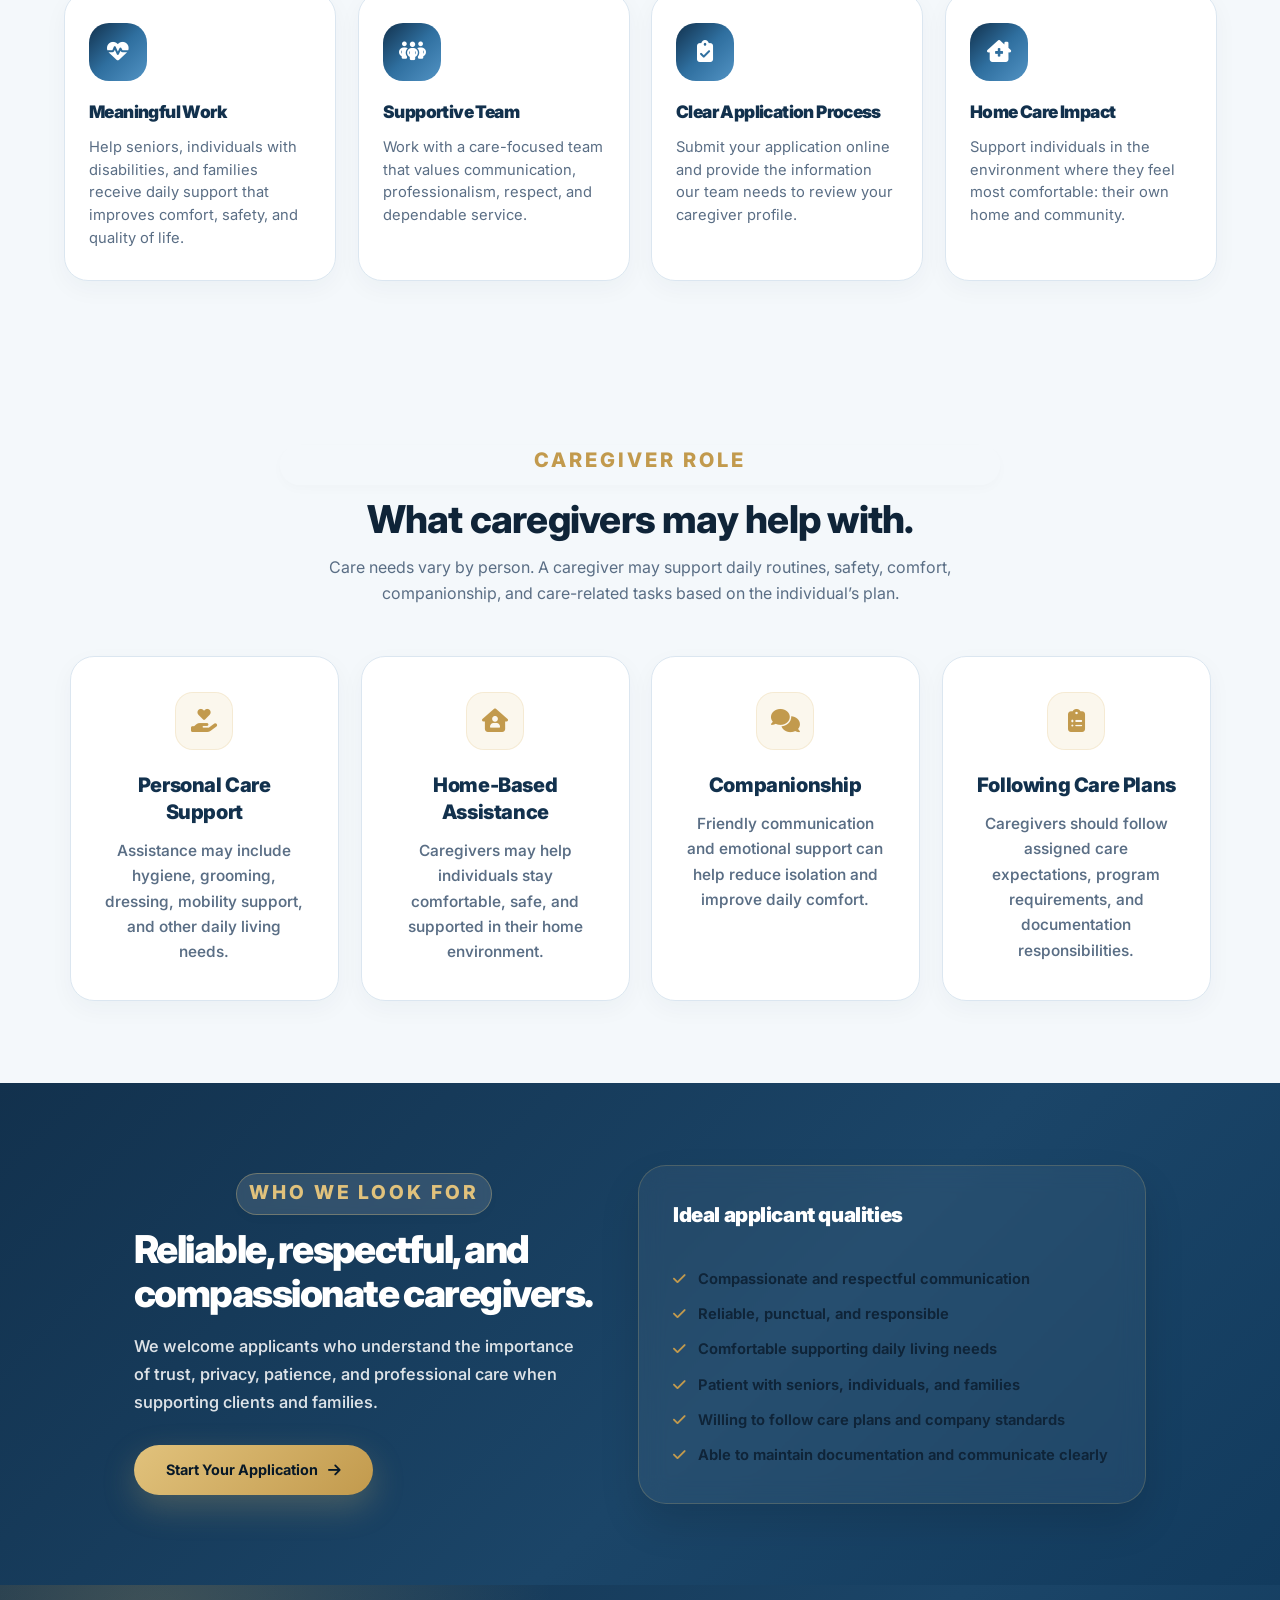
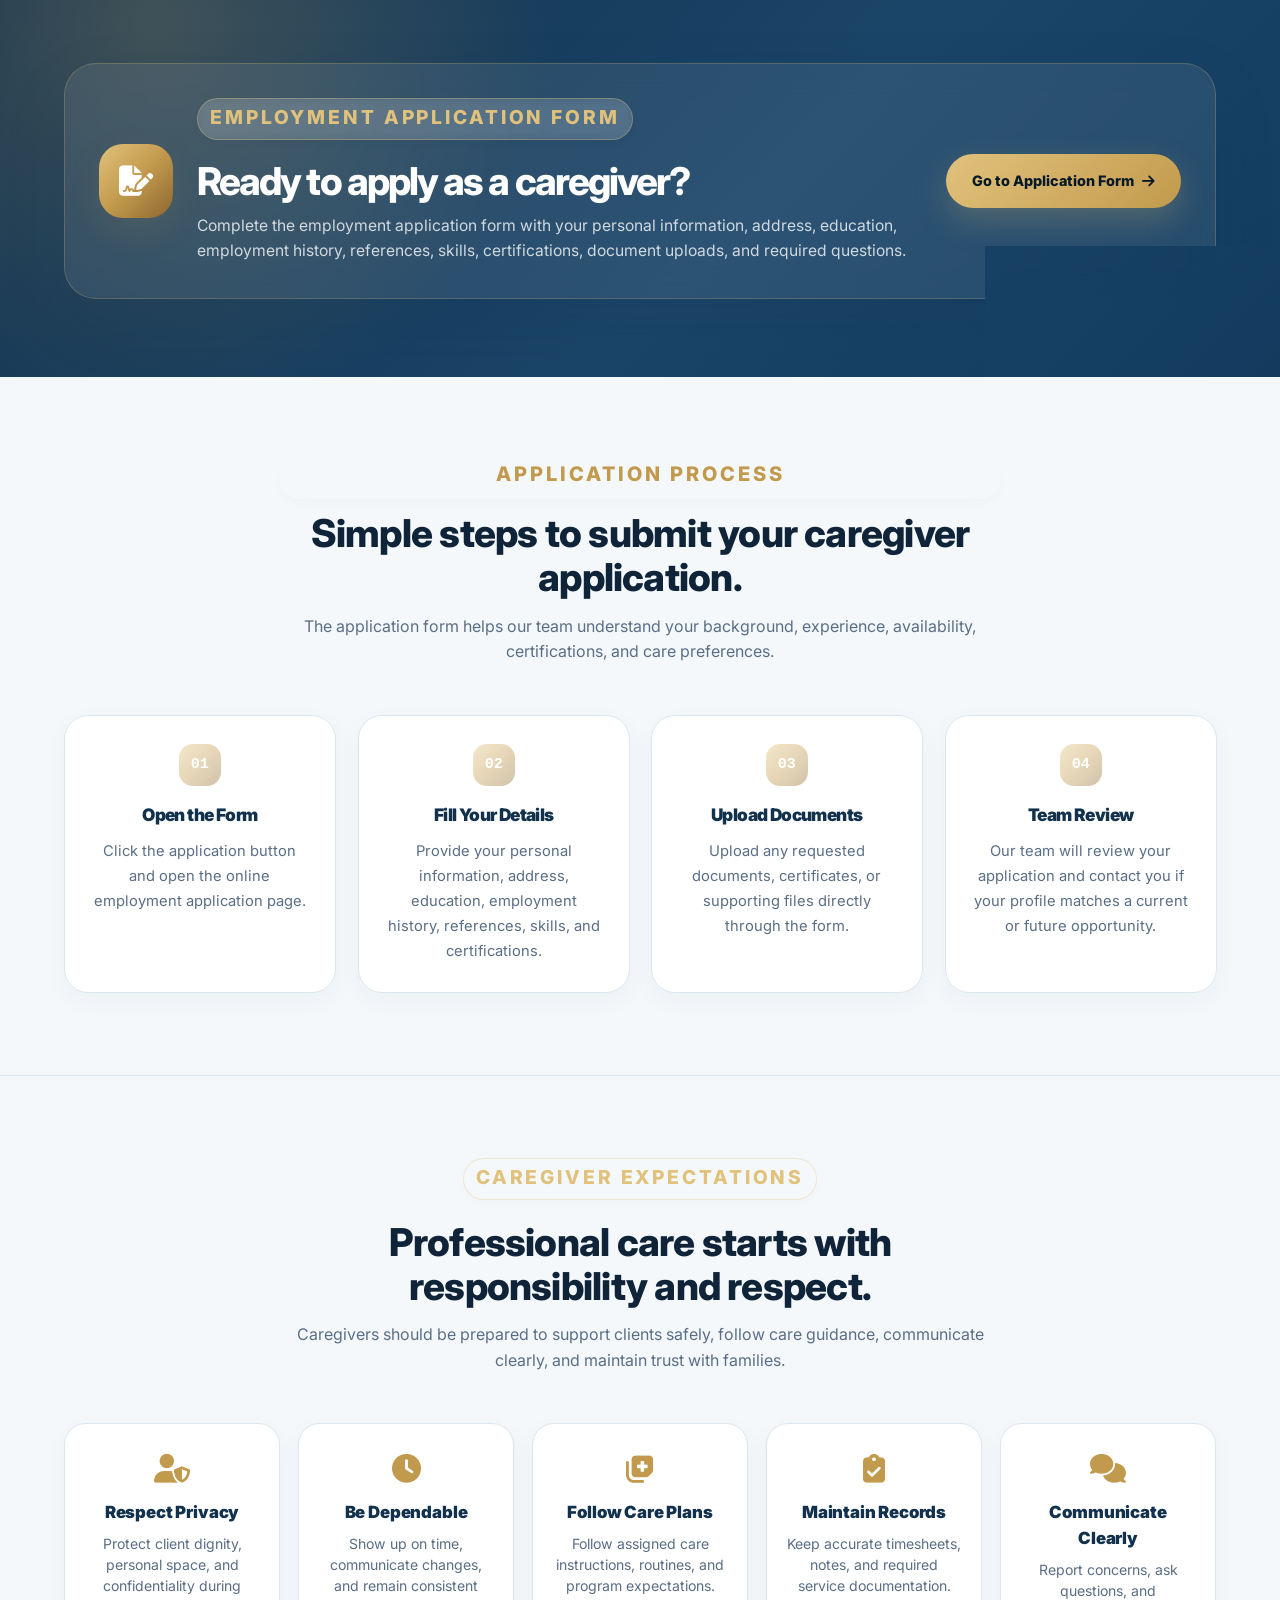
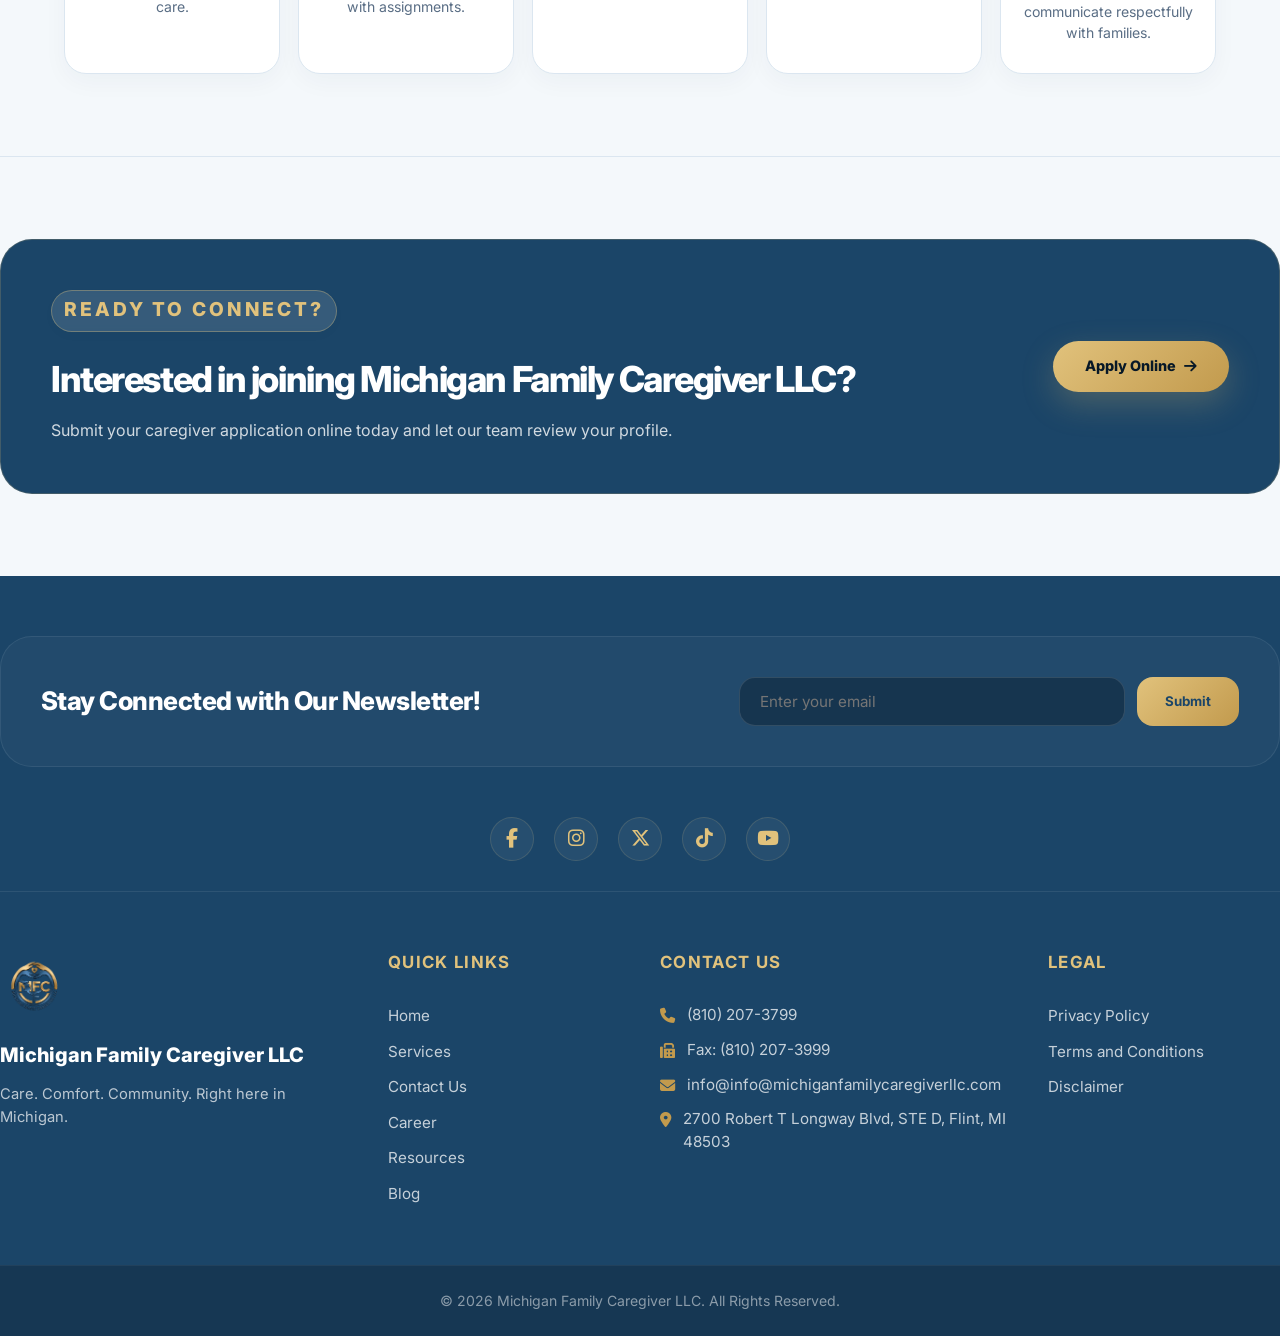
<file: career.html>
<!DOCTYPE html>
<html lang="en">
<head>
    <!-- =========================
        BASIC META
    ========================== -->
    <meta charset="UTF-8">
    <meta name="viewport" content="width=device-width, initial-scale=1.0">
    <title>Career | Michigan Family Caregiver LLC</title>
    <link rel="icon" type="image/png" href="assets/images/favicon.png">
    <link rel="shortcut icon" type="image/png" href="assets/images/favicon.png">
    <link rel="apple-touch-icon" href="assets/images/favicon.png">
    <meta name="description" content="Apply for caregiver career opportunities with Michigan Family Caregiver LLC. Join a compassionate care team supporting seniors, individuals with disabilities, and families across Michigan.">

    <!-- =========================
        GOOGLE FONT
    ========================== -->
    <link href="https://fonts.googleapis.com/css2?family=Inter:wght@400;500;600;700;800;900&display=swap" rel="stylesheet">

    <!-- =========================
        FONT AWESOME
    ========================== -->
    <link rel="stylesheet" href="https://cdnjs.cloudflare.com/ajax/libs/font-awesome/6.5.2/css/all.min.css">

    <!-- =========================
        CSS FILES
    ========================== -->

    <link rel="stylesheet" href="css/test.css">
</head>

<body>

    <!-- =========================
        TOP BAR
    ========================== -->
    <div class="top-bar">
        <div class="container top-bar-inner">

            <div class="top-left">
                <a href="tel:+18102073799">
                    <i class="fa-solid fa-phone"></i>
                    (810) 207-3799
                </a>

                <a href="fax:+18102073999">
                    <i class="fa-solid fa-fax"></i>
                    Fax: (810) 207-3999
                </a>

                <a href="mailto:info@michiganfamilycaregiverllc.com">
                    <i class="fa-solid fa-envelope"></i>
                    info@michiganfamilycaregiverllc.com
                </a>

                <a href="https://maps.app.goo.gl/53RwJ7epQXeNBymy7">
                    <i class="fa-solid fa-location-dot"></i>
                    <span>2700 Robert T Longway Blvd, STE D, Flint, MI 48503</span>
                </a>
            </div>

            <div class="top-right">
                <a href="#" aria-label="Facebook">
                    <i class="fa-brands fa-facebook-f"></i>
                </a>

                <a href="#" aria-label="Instagram">
                    <i class="fa-brands fa-instagram"></i>
                </a>

                <a href="#" aria-label="X">
                    <i class="fa-brands fa-x-twitter"></i>
                </a>

                <a href="#" aria-label="TikTok">
                    <i class="fa-brands fa-tiktok"></i>
                </a>

                <select class="language-select" aria-label="Select language">
                    <option value="en">English</option>
                    <option value="es">Spanish</option>
                    <option value="bn">Bangla</option>
                </select>
            </div>

        </div>
    </div>


    <!-- =========================
        HEADER
    ========================== -->
    <header class="main-header" id="mainHeader">
        <div class="container header-inner">

            <a href="index.html" class="logo-box">
                <img src="assets/images/logo.png" alt="Michigan Family Caregiver LLC Logo">

                <div class="logo-text">
                    <h1>Michigan Family Caregiver</h1>
                    <span>LLC</span>
                </div>
            </a>

            <nav class="navbar" id="navbar">
                <a href="index.html">Home</a>
                <a href="services.html">Services</a>
                <a href="contact.html">Contact Us</a>
                <a href="career.html" class="active">Career</a>
                <a href="resources.html">Resources</a>
                <a href="blog.html">Blog</a>
            </nav>

            <div class="header-actions">
                <button class="theme-toggle" id="themeToggle" aria-label="Toggle dark and light theme">
                    <i class="fa-solid fa-moon"></i>
                </button>

                <button class="hamburger" id="hamburger" aria-label="Open menu">
                    <span></span>
                    <span></span>
                    <span></span>
                </button>
            </div>

        </div>
    </header>


    <!-- =========================
        MAIN CONTENT
    ========================== -->
    <main>

    <!-- =========================
        CAREER HERO / APPLICATION CTA FIRST
    ========================== -->
    <section class="career-page-hero career-apply-hero">
        <div class="container career-apply-hero-layout">

            <div class="career-apply-content">
                <span class="section-kicker">Career Opportunities</span>

                <h2>Build a Meaningful Caregiver Career With Michigan Family Caregiver LLC.</h2>

                <p>
                    Join a compassionate Michigan care team that supports seniors, individuals with disabilities,
                    and families who need dependable help at home. If you are responsible, respectful, and committed
                    to helping people live with dignity, we would love to hear from you.
                </p>

                <div class="career-application-link-card">
                    <div class="career-application-link-icon">
                        <i class="fa-solid fa-file-signature"></i>
                    </div>

                    <div class="career-application-link-text">
                        <span>Employment Application Form</span>

                        <h3>Apply online as a caregiver</h3>

                        <p>
                            Complete your personal information, address, education, employment history,
                            references, skills, certifications, required questions, and document uploads.
                        </p>
                    </div>

                    <a href="caregiver-application.html" class="btn btn-gold career-application-main-btn">
                        Open Application Form
                        <i class="fa-solid fa-arrow-right"></i>
                    </a>
                </div>

                <div class="career-hero-mini-actions">
                    <a href="tel:+18102073799">
                        <i class="fa-solid fa-phone"></i>
                        Call: (810) 207-3799
                    </a>

                    <a href="mailto:info@michiganfamilycaregiverllc.com">
                        <i class="fa-solid fa-envelope"></i>
                        Email Our Team
                    </a>
                </div>
            </div>

            <div class="career-apply-image-card">
                <img src="assets/images/career-hero.jpg" alt="Caregiver career opportunity">

                <div class="career-image-floating-card">
                    <i class="fa-solid fa-heart-pulse"></i>

                    <div>
                        <h4>Care with purpose</h4>
                        <p>Support families with patience, compassion, and professionalism.</p>
                    </div>
                </div>
            </div>

        </div>
    </section>


    <!-- =========================
        CAREGIVER ELIGIBILITY SNAPSHOT
    ========================== -->
    <section class="career-eligibility-snapshot-section" id="caregiverEligibility">
        <div class="container">

            <div class="section-heading center">
                <span class="section-kicker">Caregiver Eligibility</span>

                <h2>Who may qualify to become a paid caregiver?</h2>

                <p>
                    Caregiver applicants generally need to meet program, documentation, and verification
                    requirements before they can provide paid support through Michigan care programs.
                </p>
            </div>

            <div class="career-eligibility-layout">

                <div class="career-eligibility-card large">
                    <div class="career-card-icon">
                        <i class="fa-solid fa-user-check"></i>
                    </div>

                    <h3>General caregiver requirements may include:</h3>

                    <ul class="check-list eligibility-list">
                        <li>
                            <i class="fa-solid fa-check"></i>
                            Be at least 18 years of age
                        </li>

                        <li>
                            <i class="fa-solid fa-check"></i>
                            Be legally authorized to work in the United States
                        </li>

                        <li>
                            <i class="fa-solid fa-check"></i>
                            Have a valid Social Security Number or Tax Identification Number
                        </li>

                        <li>
                            <i class="fa-solid fa-check"></i>
                            Complete Michigan CHAMPS provider enrollment
                        </li>

                        <li>
                            <i class="fa-solid fa-check"></i>
                            Pass required background screening and program verification checks
                        </li>

                        <li>
                            <i class="fa-solid fa-check"></i>
                            Be selected and approved by the Home Help participant
                        </li>
                    </ul>

                    <a href="resources.html#caregiverEligibility" class="btn btn-primary">
                        View Full Eligibility Details
                        <i class="fa-solid fa-arrow-right"></i>
                    </a>
                </div>

                <div class="career-eligibility-card">
                    <div class="career-card-icon gold">
                        <i class="fa-solid fa-clipboard-list"></i>
                    </div>

                    <h3>Caregivers should be ready to follow care plans.</h3>

                    <p>
                        Applicants should be physically and mentally able to provide care safely,
                        follow program requirements, maintain timesheets, and communicate clearly
                        with the person receiving care and the care team.
                    </p>

                    <div class="mini-career-list">
                        <span>
                            <i class="fa-solid fa-check"></i>
                            Safe care support
                        </span>

                        <span>
                            <i class="fa-solid fa-check"></i>
                            Clear documentation
                        </span>

                        <span>
                            <i class="fa-solid fa-check"></i>
                            Reliable communication
                        </span>
                    </div>
                </div>

            </div>

        </div>
    </section>


    <!-- =========================
        CAREER INTRO
    ========================== -->
    <section class="career-intro-section">
        <div class="container">

            <div class="career-intro-box">

                <div class="career-intro-content">
                    <span class="section-kicker">Work With Purpose</span>

                    <h2>Caregiving is more than a job. It is meaningful support for real families.</h2>

                    <p>
                        At Michigan Family Caregiver LLC, caregivers help individuals remain safe,
                        comfortable, and supported in the place they know best — their own home.
                        Your work can make daily life easier for someone who depends on trusted care.
                    </p>

                    <p>
                        Whether you have previous caregiving experience or you are beginning your journey
                        in home care, we welcome applicants who value dignity, patience, communication,
                        and responsibility.
                    </p>
                </div>

                <div class="career-highlight-card">
                    <div class="career-highlight-icon">
                        <i class="fa-solid fa-hand-holding-heart"></i>
                    </div>

                    <h3>Now accepting caregiver applications</h3>

                    <p>
                        Submit your application online and our team will review your background,
                        availability, skills, experience, certifications, and care preferences for
                        current or future caregiver opportunities.
                    </p>

                    <a href="caregiver-application.html" class="btn btn-gold">
                        Apply Now
                        <i class="fa-solid fa-file-signature"></i>
                    </a>
                </div>

            </div>

        </div>
    </section>


    <!-- =========================
        WHY JOIN US
    ========================== -->
    <section class="career-benefits-section">
        <div class="container">

            <div class="section-heading center">
                <span class="section-kicker">Why Join Us</span>

                <h2>A supportive care team built around compassion and responsibility.</h2>

                <p>
                    We value caregivers who bring kindness, patience, reliability, and respect into
                    every home they serve.
                </p>
            </div>

            <div class="career-benefit-grid">

                <div class="career-benefit-card">
                    <div class="career-benefit-icon">
                        <i class="fa-solid fa-heart-pulse"></i>
                    </div>

                    <h3>Meaningful Work</h3>

                    <p>
                        Help seniors, individuals with disabilities, and families receive daily support
                        that improves comfort, safety, and quality of life.
                    </p>
                </div>

                <div class="career-benefit-card">
                    <div class="career-benefit-icon">
                        <i class="fa-solid fa-people-group"></i>
                    </div>

                    <h3>Supportive Team</h3>

                    <p>
                        Work with a care-focused team that values communication, professionalism,
                        respect, and dependable service.
                    </p>
                </div>

                <div class="career-benefit-card">
                    <div class="career-benefit-icon">
                        <i class="fa-solid fa-clipboard-check"></i>
                    </div>

                    <h3>Clear Application Process</h3>

                    <p>
                        Submit your application online and provide the information our team needs
                        to review your caregiver profile.
                    </p>
                </div>

                <div class="career-benefit-card">
                    <div class="career-benefit-icon">
                        <i class="fa-solid fa-house-chimney-medical"></i>
                    </div>

                    <h3>Home Care Impact</h3>

                    <p>
                        Support individuals in the environment where they feel most comfortable:
                        their own home and community.
                    </p>
                </div>

            </div>

        </div>
    </section>


    <!-- =========================
        CAREGIVER ROLE SECTION
    ========================== -->
    <section class="services-section">
        <div class="container">

            <div class="section-heading center">
                <span class="section-kicker">Caregiver Role</span>

                <h2>What caregivers may help with.</h2>

                <p>
                    Care needs vary by person. A caregiver may support daily routines, safety,
                    comfort, companionship, and care-related tasks based on the individual’s plan.
                </p>
            </div>

            <div class="service-grid">

                <article class="service-card">
                    <div class="service-body">
                        <div class="service-detail-icon">
                            <i class="fa-solid fa-hand-holding-heart"></i>
                        </div>

                        <h3>Personal Care Support</h3>

                        <p>
                            Assistance may include hygiene, grooming, dressing, mobility support,
                            and other daily living needs.
                        </p>
                    </div>
                </article>

                <article class="service-card">
                    <div class="service-body">
                        <div class="service-detail-icon">
                            <i class="fa-solid fa-house-user"></i>
                        </div>

                        <h3>Home-Based Assistance</h3>

                        <p>
                            Caregivers may help individuals stay comfortable, safe, and supported
                            in their home environment.
                        </p>
                    </div>
                </article>

                <article class="service-card">
                    <div class="service-body">
                        <div class="service-detail-icon">
                            <i class="fa-solid fa-comments"></i>
                        </div>

                        <h3>Companionship</h3>

                        <p>
                            Friendly communication and emotional support can help reduce isolation
                            and improve daily comfort.
                        </p>
                    </div>
                </article>

                <article class="service-card">
                    <div class="service-body">
                        <div class="service-detail-icon">
                            <i class="fa-solid fa-clipboard-list"></i>
                        </div>

                        <h3>Following Care Plans</h3>

                        <p>
                            Caregivers should follow assigned care expectations, program requirements,
                            and documentation responsibilities.
                        </p>
                    </div>
                </article>

            </div>

        </div>
    </section>


    <!-- =========================
        WHO WE LOOK FOR
    ========================== -->
    <section class="caregiver-quality-section">
        <div class="container caregiver-quality-layout">

            <div class="caregiver-quality-content">
                <span class="section-kicker light">Who We Look For</span>

                <h2>Reliable, respectful, and compassionate caregivers.</h2>

                <p>
                    We welcome applicants who understand the importance of trust, privacy, patience,
                    and professional care when supporting clients and families.
                </p>

                <a href="caregiver-application.html" class="btn btn-gold">
                    Start Your Application
                    <i class="fa-solid fa-arrow-right"></i>
                </a>
            </div>

            <div class="quality-list-card">
                <h3>Ideal applicant qualities</h3>

                <ul class="check-list">
                    <li>
                        <i class="fa-solid fa-check"></i>
                        Compassionate and respectful communication
                    </li>

                    <li>
                        <i class="fa-solid fa-check"></i>
                        Reliable, punctual, and responsible
                    </li>

                    <li>
                        <i class="fa-solid fa-check"></i>
                        Comfortable supporting daily living needs
                    </li>

                    <li>
                        <i class="fa-solid fa-check"></i>
                        Patient with seniors, individuals, and families
                    </li>

                    <li>
                        <i class="fa-solid fa-check"></i>
                        Willing to follow care plans and company standards
                    </li>

                    <li>
                        <i class="fa-solid fa-check"></i>
                        Able to maintain documentation and communicate clearly
                    </li>
                </ul>
            </div>

        </div>
    </section>


    <!-- =========================
        APPLICATION CTA
    ========================== -->
    <section class="career-application-cta-section">
        <div class="container">

            <div class="career-application-cta-box">

                <div class="application-cta-icon">
                    <i class="fa-solid fa-file-signature"></i>
                </div>

                <div class="application-cta-content">
                    <span class="section-kicker light">Employment Application Form</span>

                    <h2>Ready to apply as a caregiver?</h2>

                    <p>
                        Complete the employment application form with your personal information,
                        address, education, employment history, references, skills, certifications,
                        document uploads, and required questions.
                    </p>
                </div>

                <a href="caregiver-application.html" class="btn btn-gold application-big-btn">
                    Go to Application Form
                    <i class="fa-solid fa-arrow-right"></i>
                </a>

            </div>

        </div>
    </section>


    <!-- =========================
        APPLICATION PROCESS
    ========================== -->
    <section class="career-process-section">
        <div class="container">

            <div class="section-heading center">
                <span class="section-kicker">Application Process</span>

                <h2>Simple steps to submit your caregiver application.</h2>

                <p>
                    The application form helps our team understand your background, experience,
                    availability, certifications, and care preferences.
                </p>
            </div>

            <div class="process-grid">

                <div class="process-card">
                    <span>01</span>
                    <h3>Open the Form</h3>
                    <p>
                        Click the application button and open the online employment application page.
                    </p>
                </div>

                <div class="process-card">
                    <span>02</span>
                    <h3>Fill Your Details</h3>
                    <p>
                        Provide your personal information, address, education, employment history,
                        references, skills, and certifications.
                    </p>
                </div>

                <div class="process-card">
                    <span>03</span>
                    <h3>Upload Documents</h3>
                    <p>
                        Upload any requested documents, certificates, or supporting files directly
                        through the form.
                    </p>
                </div>

                <div class="process-card">
                    <span>04</span>
                    <h3>Team Review</h3>
                    <p>
                        Our team will review your application and contact you if your profile matches
                        a current or future opportunity.
                    </p>
                </div>

            </div>

        </div>
    </section>


    <!-- =========================
        CAREGIVER EXPECTATIONS
    ========================== -->
    <section class="daily-support-section">
        <div class="container">

            <div class="section-heading center">
                <span class="section-kicker light">Caregiver Expectations</span>

                <h2>Professional care starts with responsibility and respect.</h2>

                <p>
                    Caregivers should be prepared to support clients safely, follow care guidance,
                    communicate clearly, and maintain trust with families.
                </p>
            </div>

            <div class="daily-support-grid">

                <div class="daily-support-card">
                    <i class="fa-solid fa-user-shield"></i>
                    <h3>Respect Privacy</h3>
                    <p>
                        Protect client dignity, personal space, and confidentiality during care.
                    </p>
                </div>

                <div class="daily-support-card">
                    <i class="fa-solid fa-clock"></i>
                    <h3>Be Dependable</h3>
                    <p>
                        Show up on time, communicate changes, and remain consistent with assignments.
                    </p>
                </div>

                <div class="daily-support-card">
                    <i class="fa-solid fa-notes-medical"></i>
                    <h3>Follow Care Plans</h3>
                    <p>
                        Follow assigned care instructions, routines, and program expectations.
                    </p>
                </div>

                <div class="daily-support-card">
                    <i class="fa-solid fa-clipboard-check"></i>
                    <h3>Maintain Records</h3>
                    <p>
                        Keep accurate timesheets, notes, and required service documentation.
                    </p>
                </div>

                <div class="daily-support-card">
                    <i class="fa-solid fa-comments"></i>
                    <h3>Communicate Clearly</h3>
                    <p>
                        Report concerns, ask questions, and communicate respectfully with families.
                    </p>
                </div>

            </div>

        </div>
    </section>


    <!-- =========================
        FINAL CTA
    ========================== -->
    <section class="career-cta-section">
        <div class="container career-cta-box">

            <div>
                <span class="section-kicker light">Ready to Connect?</span>

                <h2>Interested in joining Michigan Family Caregiver LLC?</h2>

                <p>
                    Submit your caregiver application online today and let our team review your profile.
                </p>
            </div>

            <a href="caregiver-application.html" class="btn btn-gold">
                Apply Online
                <i class="fa-solid fa-arrow-right"></i>
            </a>

        </div>
    </section>

</main>


    <!-- =========================
        SUCCESS MODAL
    ========================== -->
    <div class="modal-overlay" id="successModal">
        <div class="success-modal">

            <button class="modal-close" id="modalClose" aria-label="Close modal">
                <i class="fa-solid fa-xmark"></i>
            </button>

            <div class="success-icon">
                <i class="fa-solid fa-check"></i>
            </div>

            <h2>Thank you for submitting!</h2>
            <p>Our team will contact you soon.</p>

            <button class="btn btn-primary" id="modalDoneBtn">
                Done
            </button>

        </div>
    </div>


    <!-- =========================
        FOOTER
    ========================== -->
    <footer class="footer">

        <div class="newsletter-section">
            <div class="container newsletter-box">

                <h2>Stay Connected with Our Newsletter!</h2>

                <form class="newsletter-form" id="newsletterForm">
                    <input type="email" placeholder="Enter your email">
                    <button type="submit">Submit</button>
                </form>

            </div>
        </div>

        <div class="social-footer">
            <a href="#">Facebook</a>
            <a href="#">Instagram</a>
            <a href="#">X</a>
            <a href="#">TikTok</a>
            <a href="#">YouTube</a>
        </div>

        <div class="container footer-main">

            <div class="footer-brand">
                <img src="assets/images/logo.png" alt="Michigan Family Caregiver LLC Logo">

                <h3>Michigan Family Caregiver LLC</h3>

                <p>
                    Care. Comfort. Community. Right here in Michigan.
                </p>
            </div>

            <div class="footer-links">
                <h4>Quick Links</h4>

                <a href="index.html">Home</a>
                <a href="services.html">Services</a>
                <a href="contact.html">Contact Us</a>
                <a href="career.html">Career</a>
                <a href="resources.html">Resources</a>
                <a href="blog.html">Blog</a>
            </div>

            <div class="footer-links contact-links">

                <h4>Contact Us</h4>

                <a href="tel:+18102073799">
                    <i class="fa-solid fa-phone"></i>
                    <span>(810) 207-3799</span>
                </a>

                <a href="tel:+18102073999">
                    <i class="fa-solid fa-fax"></i>
                    <span>Fax: (810) 207-3999</span>
                </a>

                <a href="mailto:info@michiganfc.com">
                    <i class="fa-solid fa-envelope"></i>
                    <span>info@info@michiganfamilycaregiverllc.com</span>
                </a>

                <a href="https://maps.app.goo.gl/53RwJ7epQXeNBymy7">
                    <i class="fa-solid fa-location-dot"></i>
                    <span>2700 Robert T Longway Blvd, STE D, Flint, MI 48503</span>
                </a>

            </div>

            <div class="footer-links">
                <h4>Legal</h4>

                <a href="privacy-policy.html">Privacy Policy</a>
                <a href="terms-and-conditions.html">Terms and Conditions</a>
                <a href="disclaimer.html">Disclaimer</a>

            </div>



        </div>

        <div class="footer-bottom">
            <p>© 2026 Michigan Family Caregiver LLC. All Rights Reserved.</p>
        </div>

    </footer>




<style>
.back-to-top{
position:fixed;
right:28px;
bottom:28px;
width:58px;
height:58px;
border:none;
border-radius:50%;
display:flex;
align-items:center;
justify-content:center;
background:linear-gradient(135deg,var(--gold-bright),var(--gold-main),var(--gold-dark));
color:#fff;
font-size:1.15rem;
cursor:pointer;
z-index:9999;
opacity:0;
visibility:hidden;
transform:translateY(20px);
transition:all .35s ease;
box-shadow:0 12px 30px rgba(0,0,0,.22);
}

.back-to-top.show{
opacity:1;
visibility:visible;
transform:translateY(0);
}

.back-to-top:hover{
transform:translateY(-6px);
box-shadow:0 18px 40px rgba(0,0,0,.28);
}

.back-to-top i{
pointer-events:none;
}

body.dark-mode .back-to-top{
box-shadow:0 12px 30px rgba(0,0,0,.45);
}

@media(max-width:768px){
.back-to-top{
width:52px;
height:52px;
right:18px;
bottom:18px;
font-size:1rem;
}
}
</style>

<button class="back-to-top" id="backToTop">
<i class="fa-solid fa-arrow-up"></i>
</button>

<script>
const backToTopBtn=document.getElementById("backToTop");

window.addEventListener("scroll",function(){
if(window.scrollY>400){
backToTopBtn.classList.add("show");
}else{
backToTopBtn.classList.remove("show");
}
});

backToTopBtn.addEventListener("click",function(){
window.scrollTo({
top:0,
behavior:"smooth"
});
});
</script>

    <!-- =========================
        MAIN JS
    ========================== -->
    <script src="js/main.js"></script>

</body>
</html>
</file>
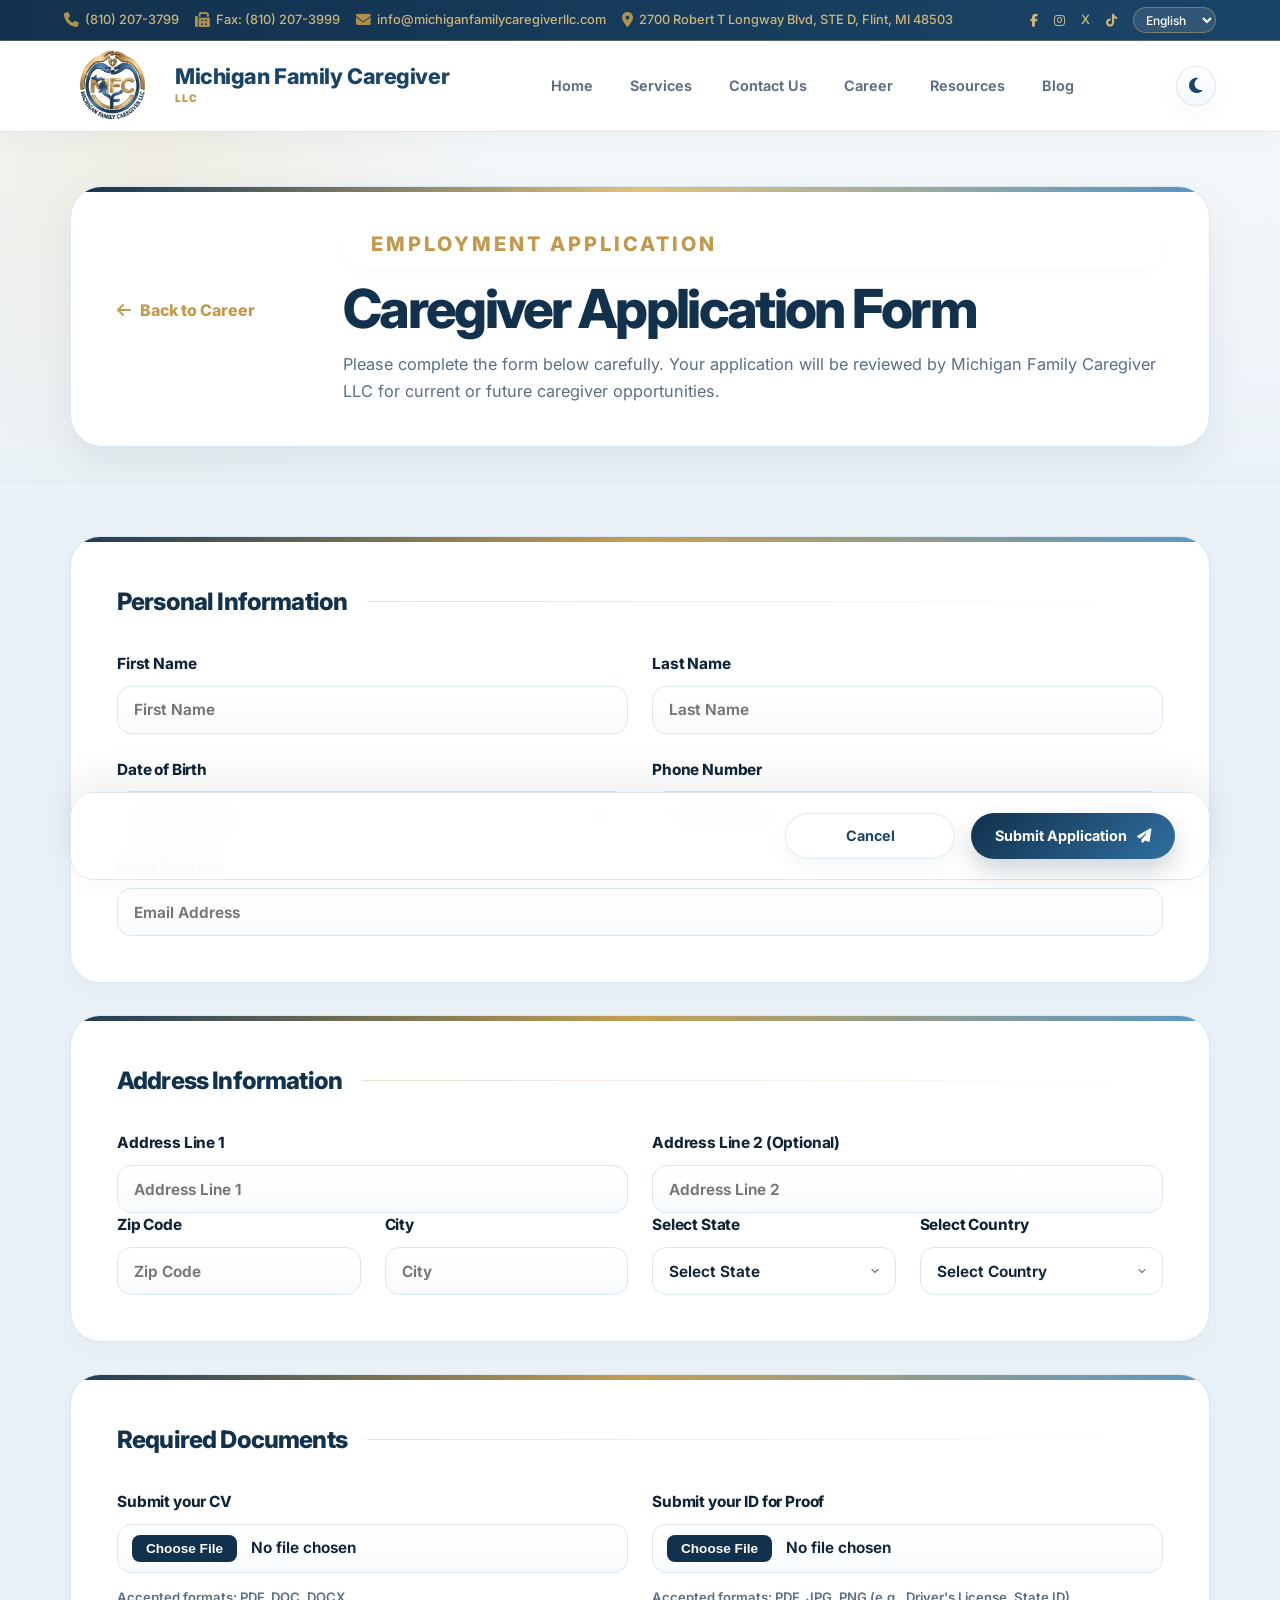
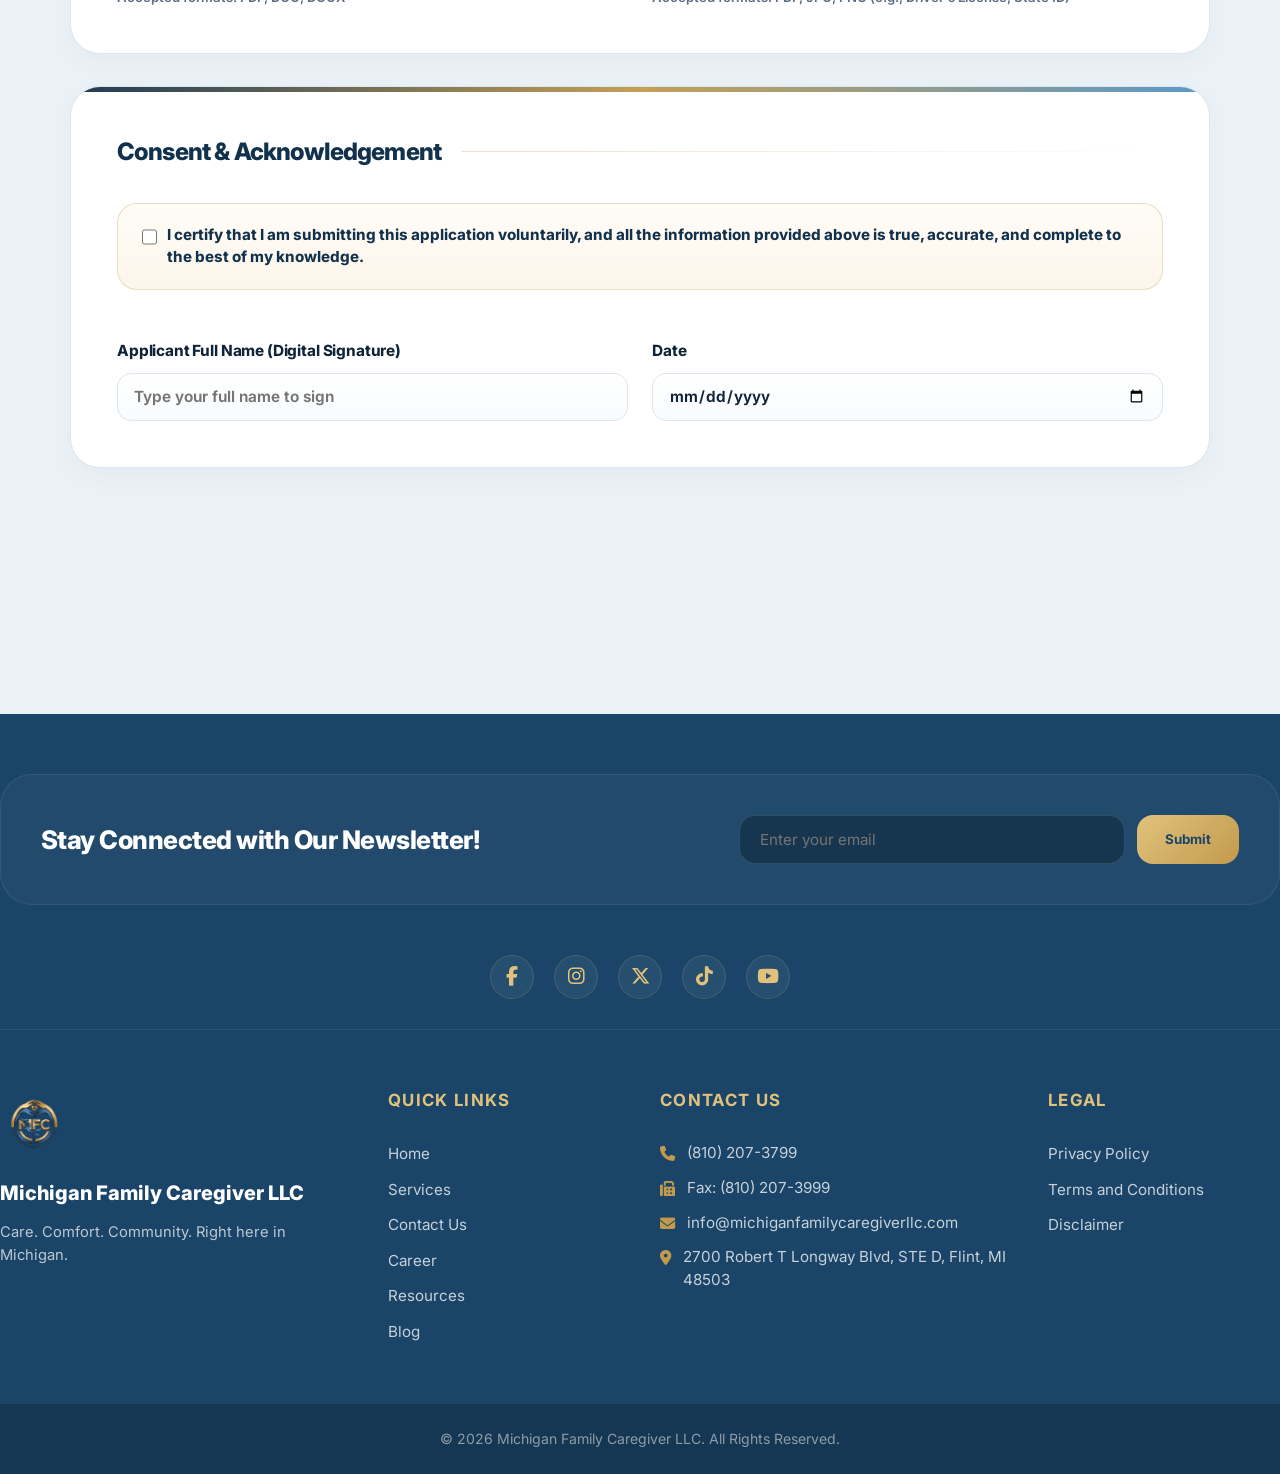
<file: caregiver-application.html>
<!DOCTYPE html>
<html lang="en">
<head>
    <!-- =========================
        BASIC META
    ========================== -->
    <meta charset="UTF-8">
    <meta name="viewport" content="width=device-width, initial-scale=1.0">
    <title>Caregiver Application | Michigan Family Caregiver LLC</title>
    <link rel="icon" type="image/png" href="assets/images/favicon.png">
    <link rel="shortcut icon" type="image/png" href="assets/images/favicon.png">
    <link rel="apple-touch-icon" href="assets/images/favicon.png">
    <meta name="description" content="Employment application form for caregiver opportunities at Michigan Family Caregiver LLC.">

    <!-- =========================
        GOOGLE FONT
    ========================== -->
    <link href="https://fonts.googleapis.com/css2?family=Inter:wght@400;500;600;700;800;900&display=swap" rel="stylesheet">

    <!-- =========================
        FONT AWESOME
    ========================== -->
    <link rel="stylesheet" href="https://cdnjs.cloudflare.com/ajax/libs/font-awesome/6.5.2/css/all.min.css">

    <!-- =========================
        CSS FILES
    ========================== -->

    <link rel="stylesheet" href="css/test.css">
</head>

<body>

    <!-- =========================
        TOP BAR
    ========================== -->
    <div class="top-bar">
        <div class="container top-bar-inner">

            <div class="top-left">
                <a href="tel:+18102073799">
                    <i class="fa-solid fa-phone"></i>
                    (810) 207-3799
                </a>

                <a href="fax:+18102073999">
                    <i class="fa-solid fa-fax"></i>
                    Fax: (810) 207-3999
                </a>

                <a href="mailto:info@michiganfamilycaregiverllc.com">
                    <i class="fa-solid fa-envelope"></i>
                    info@michiganfamilycaregiverllc.com
                </a>

                <a href="https://maps.app.goo.gl/53RwJ7epQXeNBymy7">
                    <i class="fa-solid fa-location-dot"></i>
                    <span>2700 Robert T Longway Blvd, STE D, Flint, MI 48503</span>
                </a>
            </div>

            <div class="top-right">
                <a href="#" aria-label="Facebook">
                    <i class="fa-brands fa-facebook-f"></i>
                </a>

                <a href="#" aria-label="Instagram">
                    <i class="fa-brands fa-instagram"></i>
                </a>

                <a href="#" aria-label="X">X</a>

                <a href="#" aria-label="TikTok">
                    <i class="fa-brands fa-tiktok"></i>
                </a>

                <select class="language-select" aria-label="Select language">
                    <option value="en">English</option>
                    <option value="es">Spanish</option>
                    <option value="bn">Bangla</option>
                </select>
            </div>

        </div>
    </div>


    <!-- =========================
        HEADER
    ========================== -->
    <header class="main-header" id="mainHeader">
        <div class="container header-inner">

            <a href="index.html" class="logo-box">
                <img src="assets/images/logo.png" alt="Michigan Family Caregiver LLC Logo">

                <div class="logo-text">
                    <h1>Michigan Family Caregiver</h1>
                    <span>LLC</span>
                </div>
            </a>

            <nav class="navbar" id="navbar">
                <a href="index.html">Home</a>
                <a href="services.html">Services</a>
                <a href="contact.html">Contact Us</a>
                <a href="career.html" class="active">Career</a>
                <a href="resources.html">Resources</a>
                <a href="blog.html">Blog</a>
            </nav>

            <div class="header-actions">
                <button class="theme-toggle" id="themeToggle" aria-label="Toggle dark and light theme">
                    <i class="fa-solid fa-moon"></i>
                </button>

                <button class="hamburger" id="hamburger" aria-label="Open menu">
                    <span></span>
                    <span></span>
                    <span></span>
                </button>
            </div>

        </div>
    </header>


<main>

        <section class="application-page-header">
            <div class="container">

                <div class="application-header-box">

                    <a href="career.html" class="application-back-link">
                        <i class="fa-solid fa-arrow-left"></i>
                        Back to Career
                    </a>

                    <div class="application-header-content">
                        <span class="section-kicker">Employment Application</span>

                        <h1>Caregiver Application Form</h1>

                        <p>
                            Please complete the form below carefully. Your application will be reviewed by
                            Michigan Family Caregiver LLC for current or future caregiver opportunities.
                        </p>
                    </div>

                </div>

            </div>
        </section>


        <section class="application-form-section">
            <div class="container">

                <form id="caregiverApplicationForm" class="caregiver-application-form" enctype="multipart/form-data">

                    <input type="hidden" name="Form Type" value="Caregiver Employment Application">
                    <input type="hidden" name="Submitted From" value="caregiver-application.html">


                    <div class="app-form-card">

                        <div class="app-section-title">
                            <h2>Personal Information</h2>
                            <span></span>
                        </div>

                        <div class="app-grid two-col">

                            <div class="form-group">
                                <label for="firstName">First Name</label>
                                <input type="text" id="firstName" name="First Name" placeholder="First Name" required>
                                <small class="field-error"></small>
                            </div>

                            <div class="form-group">
                                <label for="lastName">Last Name</label>
                                <input type="text" id="lastName" name="Last Name" placeholder="Last Name" required>
                                <small class="field-error"></small>
                            </div>

                            <div class="form-group">
                                <label for="dob">Date of Birth</label>
                                <input type="date" id="dob" name="DOB" required>
                                <small class="field-error"></small>
                            </div>

                            <div class="form-group">
                                <label for="mobilePhone">Phone Number</label>
                                <input type="tel" id="mobilePhone" name="Mobile Phone" placeholder="Phone Number" required>
                                <small class="field-error"></small>
                            </div>

                        </div>

                        <div class="app-grid one-col" style="margin-top: 15px;">
                            <div class="form-group">
                                <label for="applicantEmail">Email Address</label>
                                <input type="email" id="applicantEmail" name="Email Address" placeholder="Email Address" required>
                                <small class="field-error"></small>
                            </div>
                        </div>

                    </div>


                    <div class="app-form-card">

                        <div class="app-section-title">
                            <h2>Address Information</h2>
                            <span></span>
                        </div>

                        <div class="app-grid two-col">
                            <div class="form-group">
                                <label for="addressLine1">Address Line 1</label>
                                <input type="text" id="addressLine1" name="Address Line 1" placeholder="Address Line 1" required>
                                <small class="field-error"></small>
                            </div>

                            <div class="form-group">
                                <label for="addressLine2">Address Line 2 (Optional)</label>
                                <input type="text" id="addressLine2" name="Address Line 2" placeholder="Address Line 2">
                                <small class="field-error"></small>
                            </div>
                        </div>

                        <div class="app-grid four-col">
                            <div class="form-group">
                                <label for="zipCode">Zip Code</label>
                                <input type="text" id="zipCode" name="Zip Code" placeholder="Zip Code" required>
                                <small class="field-error"></small>
                            </div>

                            <div class="form-group">
                                <label for="city">City</label>
                                <input type="text" id="city" name="City" placeholder="City" required>
                                <small class="field-error"></small>
                            </div>

                            <div class="form-group">
                                <label for="state">Select State</label>
                                <select id="state" name="State" required>
                                    <option value="">Select State</option>
                                    <option value="Michigan">Michigan</option>
                                    <option value="Ohio">Ohio</option>
                                    <option value="Indiana">Indiana</option>
                                    <option value="Illinois">Illinois</option>
                                </select>
                                <small class="field-error"></small>
                            </div>

                            <div class="form-group">
                                <label for="country">Select Country</label>
                                <select id="country" name="Country" required>
                                    <option value="">Select Country</option>
                                    <option value="United States">United States</option>
                                </select>
                                <small class="field-error"></small>
                            </div>
                        </div>

                    </div>


                    <div class="app-form-card">

                        <div class="app-section-title">
                            <h2>Required Documents</h2>
                            <span></span>
                        </div>

                        <div class="app-grid two-col">

                            <div class="form-group">
                                <label for="applicantCV">Submit your CV</label>
                                <input type="file" id="applicantCV" name="Applicant CV" accept=".pdf,.doc,.docx" required>
                                <small class="field-text">Accepted formats: PDF, DOC, DOCX</small>
                                <small class="field-error"></small>
                            </div>

                            <div class="form-group">
                                <label for="applicantID">Submit your ID for Proof</label>
                                <input type="file" id="applicantID" name="Applicant ID Proof" accept=".pdf,.jpg,.jpeg,.png" required>
                                <small class="field-text">Accepted formats: PDF, JPG, PNG (e.g., Driver's License, State ID)</small>
                                <small class="field-error"></small>
                            </div>

                        </div>

                    </div>


                    <div class="app-form-card">

                        <div class="app-section-title">
                            <h2>Consent & Acknowledgement</h2>
                            <span></span>
                        </div>

                        <div class="signature-box">

                            <label class="agreement-check" style="display: flex; align-items: flex-start; gap: 10px; margin-bottom: 25px; cursor: pointer;">
                                <input type="checkbox" name="Applicant Consent" value="Agreed" required style="margin-top: 4px;">
                                <span>I certify that I am submitting this application voluntarily, and all the information provided above is true, accurate, and complete to the best of my knowledge.</span>
                            </label>

                            <div class="app-grid two-col">
                                <div class="form-group">
                                    <label for="signatureName">Applicant Full Name (Digital Signature)</label>
                                    <input type="text" id="signatureName" name="Signature Name" placeholder="Type your full name to sign" required>
                                    <small class="field-error"></small>
                                </div>

                                <div class="form-group">
                                    <label for="signatureDate">Date</label>
                                    <input type="date" id="signatureDate" name="Signature Date" required>
                                    <small class="field-error"></small>
                                </div>
                            </div>

                        </div>

                    </div>


                    <div class="application-actions">
                        <button type="reset" class="btn btn-light">
                            Cancel
                        </button>

                        <button type="submit" class="btn btn-primary" id="caregiverApplicationSubmitBtn">
                            Submit Application
                            <i class="fa-solid fa-paper-plane"></i>
                        </button>
                    </div>

                </form>

            </div>
        </section>

    </main>


    <!-- =========================
        FOOTER
    ========================== -->
    <footer class="footer">

        <div class="newsletter-section">
            <div class="container newsletter-box">

                <h2>Stay Connected with Our Newsletter!</h2>

                <form class="newsletter-form" id="newsletterForm">
                    <input type="email" placeholder="Enter your email">
                    <button type="submit">Submit</button>
                </form>

            </div>
        </div>

        <div class="social-footer">
            <a href="#" aria-label="Facebook">Facebook</a>
            <a href="#" aria-label="Instagram">Instagram</a>
            <a href="#" aria-label="X">X</a>
            <a href="#" aria-label="TikTok">TikTok</a>
            <a href="#" aria-label="YouTube">YouTube</a>
        </div>

        <div class="container footer-main">

            <div class="footer-brand">
                <img src="assets/images/logo.png" alt="Michigan Family Caregiver LLC Logo">

                <h3>Michigan Family Caregiver LLC</h3>

                <p>
                    Care. Comfort. Community. Right here in Michigan.
                </p>
            </div>

            <div class="footer-links">
                <h4>Quick Links</h4>

                <a href="index.html">Home</a>
                <a href="services.html">Services</a>
                <a href="contact.html">Contact Us</a>
                <a href="career.html">Career</a>
                <a href="resources.html">Resources</a>
                <a href="blog.html">Blog</a>
            </div>

            <div class="footer-links contact-links">

                <h4>Contact Us</h4>

                <a href="tel:+18102073799">
                    <i class="fa-solid fa-phone"></i>
                    <span>(810) 207-3799</span>
                </a>

                <a href="tel:+18102073999">
                    <i class="fa-solid fa-fax"></i>
                    <span>Fax: (810) 207-3999</span>
                </a>

                <a href="mailto:info@michiganfc.com">
                    <i class="fa-solid fa-envelope"></i>
                    <span>info@michiganfamilycaregiverllc.com</span>
                </a>

                <a href="https://maps.app.goo.gl/53RwJ7epQXeNBymy7">
                    <i class="fa-solid fa-location-dot"></i>
                    <span>2700 Robert T Longway Blvd, STE D, Flint, MI 48503</span>
                </a>

            </div>

            <div class="footer-links">
                <h4>Legal</h4>

                <a href="privacy-policy.html">Privacy Policy</a>
                <a href="terms-and-conditions.html">Terms and Conditions</a>
                <a href="disclaimer.html">Disclaimer</a>

            </div>

        </div>

        <div class="footer-bottom">
            <p>© 2026 Michigan Family Caregiver LLC. All Rights Reserved.</p>
        </div>

    </footer>


    <!-- =========================
        SUCCESS MODAL
    ========================== -->
    <div class="modal-overlay" id="successModal">
        <div class="success-modal">

            <button class="modal-close" id="modalClose" aria-label="Close modal">
                <i class="fa-solid fa-xmark"></i>
            </button>

            <div class="success-icon">
                <i class="fa-solid fa-check"></i>
            </div>

            <h2>Thank you for submitting!</h2>
            <p>Our team will contact you soon.</p>

            <button class="btn btn-primary" id="modalDoneBtn">
                Done
            </button>

        </div>
    </div>




<style>
.back-to-top{
position:fixed;
right:28px;
bottom:28px;
width:58px;
height:58px;
border:none;
border-radius:50%;
display:flex;
align-items:center;
justify-content:center;
background:linear-gradient(135deg,var(--gold-bright),var(--gold-main),var(--gold-dark));
color:#fff;
font-size:1.15rem;
cursor:pointer;
z-index:9999;
opacity:0;
visibility:hidden;
transform:translateY(20px);
transition:all .35s ease;
box-shadow:0 12px 30px rgba(0,0,0,.22);
}

.back-to-top.show{
opacity:1;
visibility:visible;
transform:translateY(0);
}

.back-to-top:hover{
transform:translateY(-6px);
box-shadow:0 18px 40px rgba(0,0,0,.28);
}

.back-to-top i{
pointer-events:none;
}

body.dark-mode .back-to-top{
box-shadow:0 12px 30px rgba(0,0,0,.45);
}

@media(max-width:768px){
.back-to-top{
width:52px;
height:52px;
right:18px;
bottom:18px;
font-size:1rem;
}
}
</style>

<button class="back-to-top" id="backToTop">
<i class="fa-solid fa-arrow-up"></i>
</button>

<script>
const backToTopBtn=document.getElementById("backToTop");

window.addEventListener("scroll",function(){
if(window.scrollY>400){
backToTopBtn.classList.add("show");
}else{
backToTopBtn.classList.remove("show");
}
});

backToTopBtn.addEventListener("click",function(){
window.scrollTo({
top:0,
behavior:"smooth"
});
});
</script>

    <!-- =========================
        MAIN JS
    ========================== -->
    <script src="js/main.js"></script>
    <script src="js/career-form.js"></script>

</body>
</html>
</file>
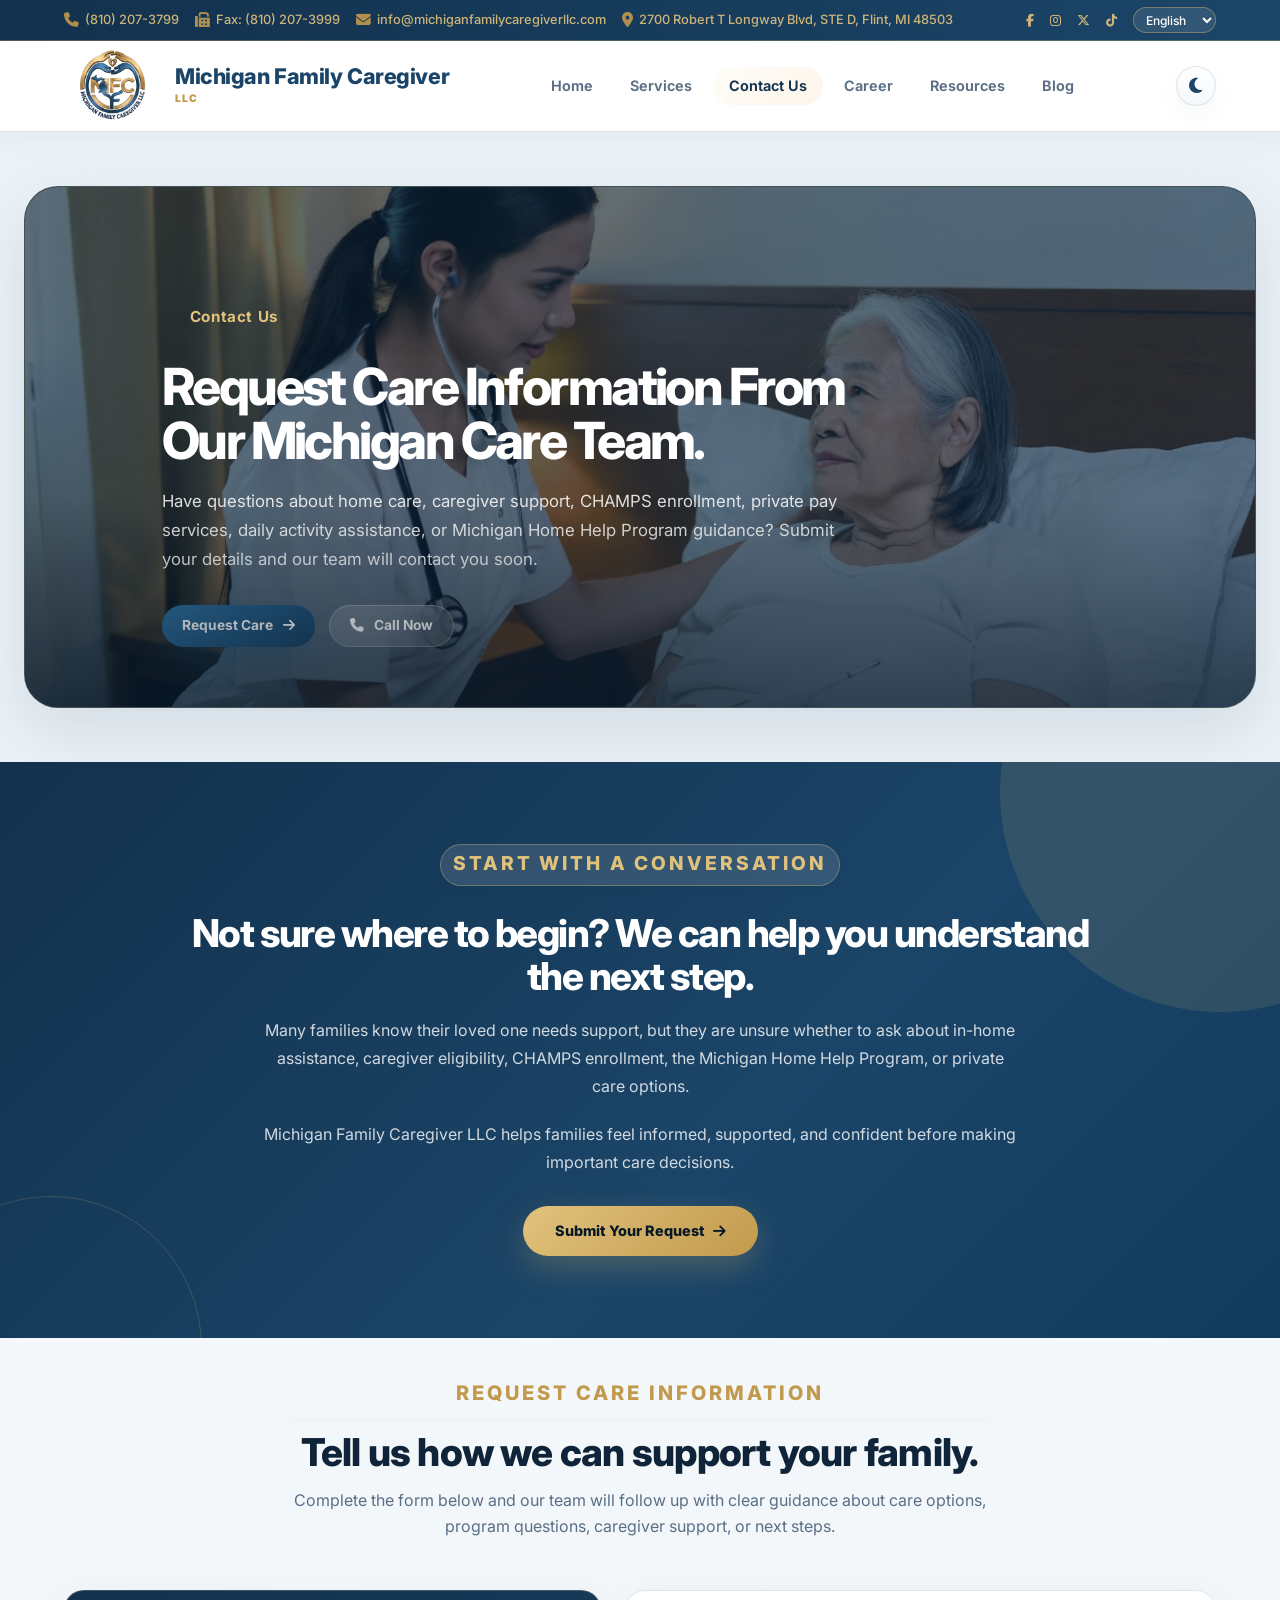
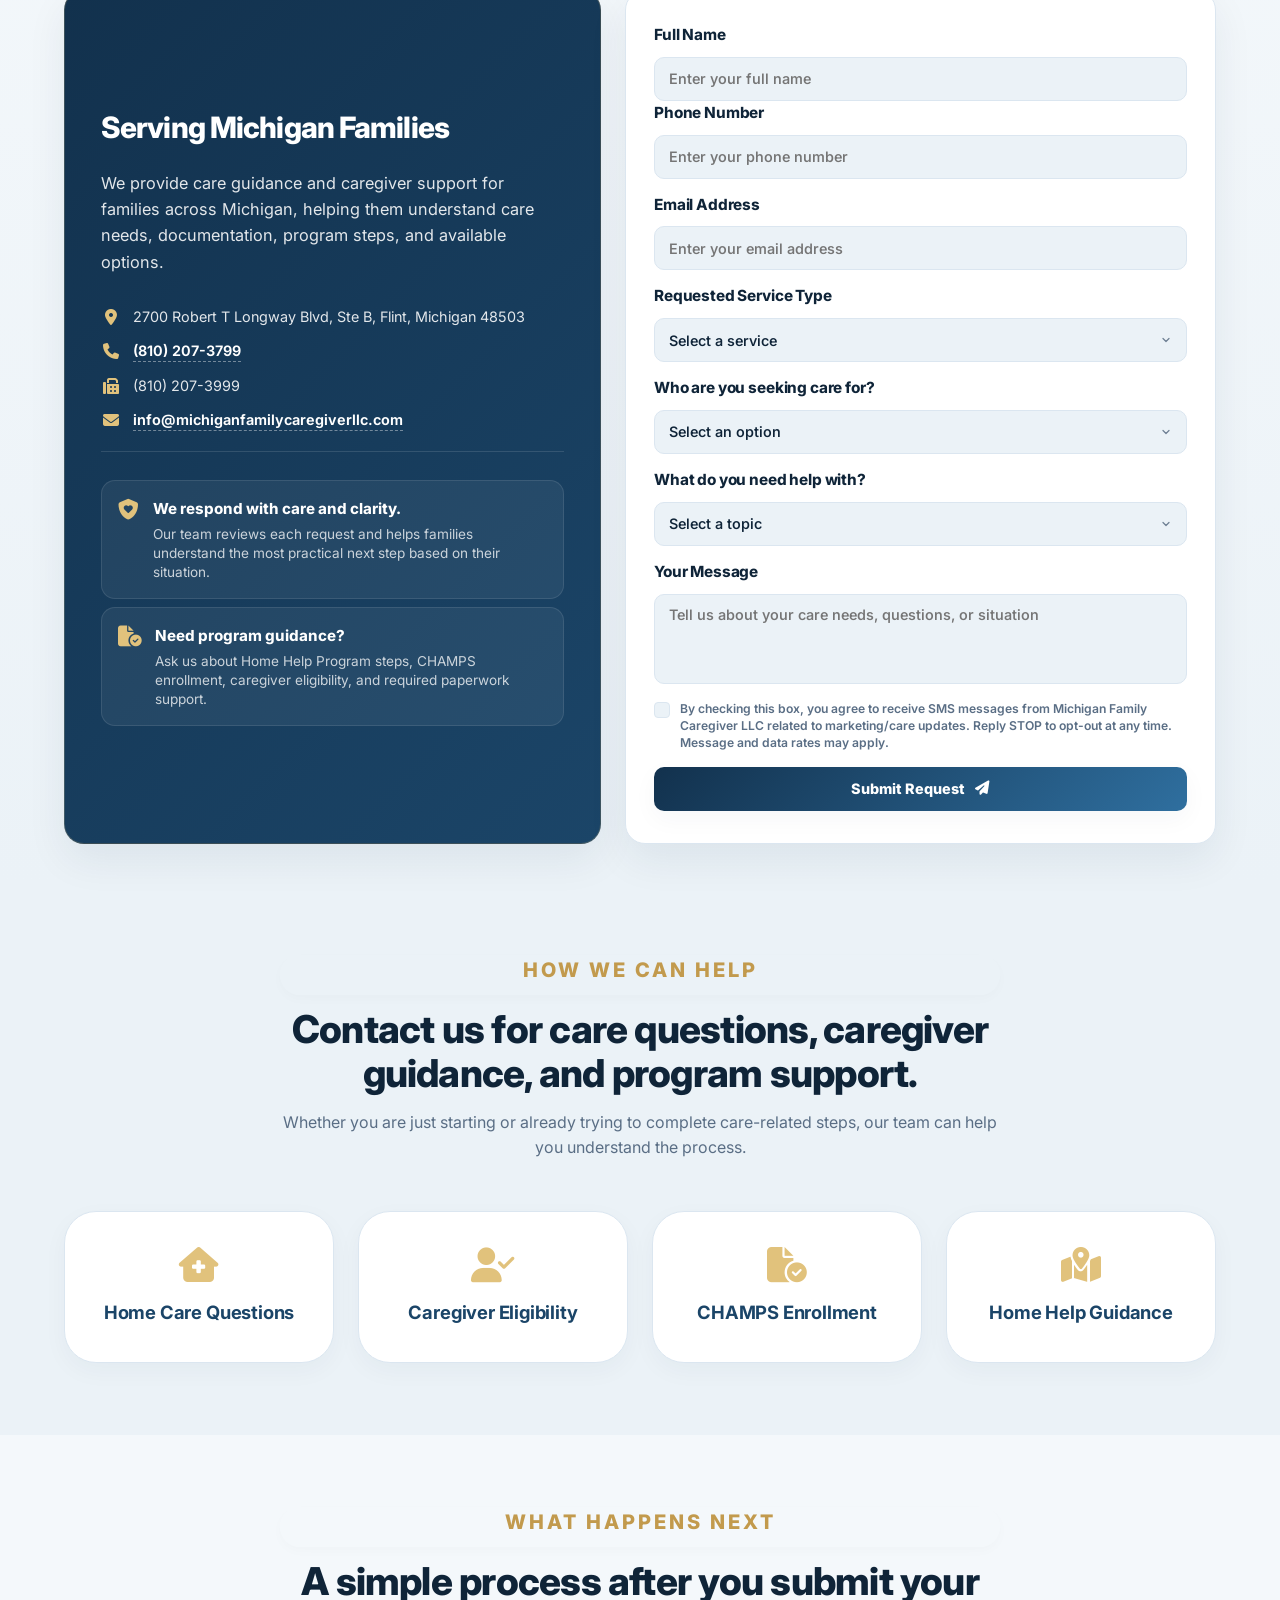
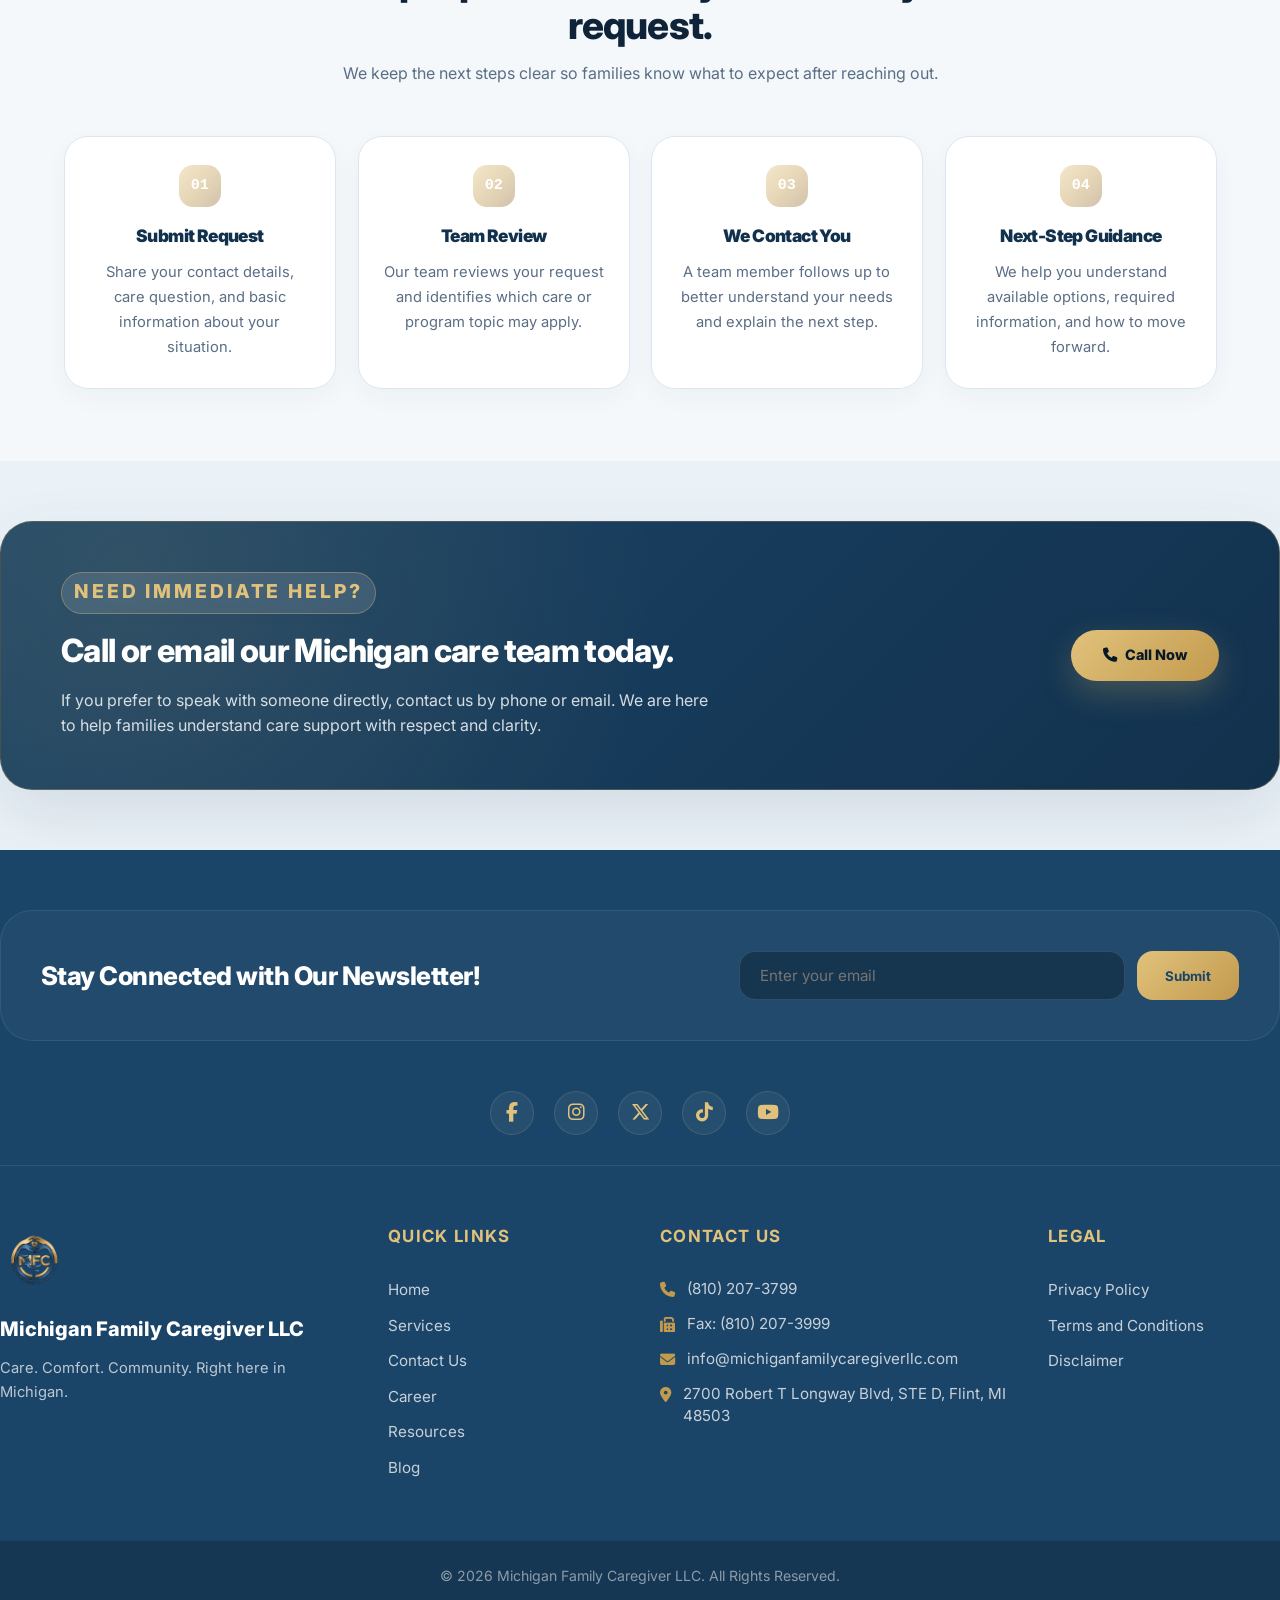
<file: contact.html>
<!DOCTYPE html>
<html lang="en">
<head>
    <!-- =========================
        BASIC META
    ========================== -->
    <meta charset="UTF-8">
    <meta name="viewport" content="width=device-width, initial-scale=1.0">
    <title>Contact Us | Michigan Family Caregiver LLC</title>
    <link rel="icon" type="image/png" href="assets/images/favicon.png">
    <link rel="shortcut icon" type="image/png" href="assets/images/favicon.png">
    <link rel="apple-touch-icon" href="assets/images/favicon.png">
    <meta name="description" content="Contact Michigan Family Caregiver LLC to request care information, caregiver support, CHAMPS enrollment guidance, Michigan Home Help Program assistance, and home care support in Michigan.">

    <!-- =========================
        GOOGLE FONT
    ========================== -->
    <link href="https://fonts.googleapis.com/css2?family=Inter:wght@400;500;600;700;800;900&display=swap" rel="stylesheet">

    <!-- =========================
        FONT AWESOME
    ========================== -->
    <link rel="stylesheet" href="https://cdnjs.cloudflare.com/ajax/libs/font-awesome/6.5.2/css/all.min.css">

    <!-- =========================
        CSS FILES
    ========================== -->
    <link rel="stylesheet" href="css/test.css">
</head>

<body>

    <!-- =========================
        TOP BAR
    ========================== -->
    <div class="top-bar">
        <div class="container top-bar-inner">

            <div class="top-left">
                <a href="tel:+18102073799">
                    <i class="fa-solid fa-phone"></i>
                    (810) 207-3799
                </a>

                <a href="fax:+18102073999">
                    <i class="fa-solid fa-fax"></i>
                    Fax: (810) 207-3999
                </a>

                <a href="mailto:info@michiganfamilycaregiverllc.com">
                    <i class="fa-solid fa-envelope"></i>
                    info@michiganfamilycaregiverllc.com
                </a>

                <a href="https://maps.app.goo.gl/53RwJ7epQXeNBymy7">
                    <i class="fa-solid fa-location-dot"></i>
                    <span>2700 Robert T Longway Blvd, STE D, Flint, MI 48503</span>
                </a>
            </div>

            <div class="top-right">
                <a href="#" aria-label="Facebook">
                    <i class="fa-brands fa-facebook-f"></i>
                </a>

                <a href="#" aria-label="Instagram">
                    <i class="fa-brands fa-instagram"></i>
                </a>

                <a href="#" aria-label="X">
                    <i class="fa-brands fa-x-twitter"></i>
                </a>

                <a href="#" aria-label="TikTok">
                    <i class="fa-brands fa-tiktok"></i>
                </a>

                <select class="language-select" aria-label="Select language">
                    <option value="en">English</option>
                    <option value="es">Spanish</option>
                    <option value="bn">Bangla</option>
                </select>
            </div>

        </div>
    </div>


    <!-- =========================
        HEADER
    ========================== -->
    <header class="main-header" id="mainHeader">
        <div class="container header-inner">

            <a href="index.html" class="logo-box">
                <img src="assets/images/logo.png" alt="Michigan Family Caregiver LLC Logo">

                <div class="logo-text">
                    <h1>Michigan Family Caregiver</h1>
                    <span>LLC</span>
                </div>
            </a>

            <nav class="navbar" id="navbar">
                <a href="index.html">Home</a>
                <a href="services.html">Services</a>
                <a href="contact.html" class="active">Contact Us</a>
                <a href="career.html">Career</a>
                <a href="resources.html">Resources</a>
                <a href="blog.html">Blog</a>
            </nav>

            <div class="header-actions">
                <button class="theme-toggle" id="themeToggle" aria-label="Toggle dark and light theme">
                    <i class="fa-solid fa-moon"></i>
                </button>

                <button class="hamburger" id="hamburger" aria-label="Open menu">
                    <span></span>
                    <span></span>
                    <span></span>
                </button>
            </div>

        </div>
    </header>


    <!-- =========================
        MAIN CONTENT
    ========================== -->
    <main>

        <!-- =========================
            CONTACT HERO
        ========================== -->
        <section class="contact-page-hero page-hero-image">

            <div class="hero-landscape-card">
                <img src="assets/images/contact-hero.jpg" alt="Michigan care team helping a family">

                <div class="hero-overlay-content">
                    <span class="section-kicker">Contact Us</span>

                    <h2>Request Care Information From Our Michigan Care Team.</h2>

                    <p>
                        Have questions about home care, caregiver support, CHAMPS enrollment,
                        private pay services, daily activity assistance, or Michigan Home Help Program guidance?
                        Submit your details and our team will contact you soon.
                    </p>

                    <div class="hero-buttons">
                        <a href="#requestCareForm" class="btn btn-primary">
                            Request Care
                            <i class="fa-solid fa-arrow-right"></i>
                        </a>

                        <a href="tel:+18102073799" class="btn btn-light">
                            <i class="fa-solid fa-phone"></i>
                            Call Now
                        </a>
                    </div>
                </div>
            </div>

        </section>


        <!-- =========================
            CONTACT INTRO
        ========================== -->
        <section class="intro-dark-section">
            <div class="container intro-dark-box">

                <span class="section-kicker light">Start With a Conversation</span>

                <h2>Not sure where to begin? We can help you understand the next step.</h2>

                <p>
                    Many families know their loved one needs support, but they are unsure whether to ask about
                    in-home assistance, caregiver eligibility, CHAMPS enrollment, the Michigan Home Help Program,
                    or private care options.
                </p>

                <p>
                    Michigan Family Caregiver LLC helps families feel informed, supported, and confident
                    before making important care decisions.
                </p>

                <a href="#requestCareForm" class="btn btn-gold">
                    Submit Your Request
                    <i class="fa-solid fa-arrow-right"></i>
                </a>

            </div>
        </section>


        <!-- =========================
            CONTACT FORM SECTION
        ========================== -->
        <section class="contact-section contact-page-form-section" id="requestCareForm">
            <div class="container">

                <div class="section-heading center">
                    <span class="section-kicker">Request Care Information</span>

                    <h2>Tell us how we can support your family.</h2>

                    <p>
                        Complete the form below and our team will follow up with clear guidance about care options,
                        program questions, caregiver support, or next steps.
                    </p>
                </div>

                <div class="contact-layout">

                    <!-- =========================
                        CONTACT INFO CARD
                    ========================== -->
                    <div class="contact-info-card">
                        <h3>Serving Michigan Families</h3>

                        <p>
                            We provide care guidance and caregiver support for families across Michigan,
                            helping them understand care needs, documentation, program steps, and available options.
                        </p>

                        <div class="contact-info-list">
                            <p>
                                <i class="fa-solid fa-location-dot"></i>
                                2700 Robert T Longway Blvd, Ste B, Flint, Michigan 48503
                            </p>

                            <p>
                                <i class="fa-solid fa-phone"></i>
                                <a href="tel:+18102073799">(810) 207-3799</a>
                            </p>

                            <p>
                                <i class="fa-solid fa-fax"></i>
                                (810) 207-3999
                            </p>

                            <p>
                                <i class="fa-solid fa-envelope"></i>
                                <a href="mailto:info@michiganfamilycaregiverllc.com">
                                    info@michiganfamilycaregiverllc.com
                                </a>
                            </p>
                        </div>

                        <div class="contact-mini-card">
                            <i class="fa-solid fa-shield-heart"></i>

                            <div>
                                <h4>We respond with care and clarity.</h4>

                                <p>
                                    Our team reviews each request and helps families understand the most practical
                                    next step based on their situation.
                                </p>
                            </div>
                        </div>

                        <div class="contact-mini-card">
                            <i class="fa-solid fa-file-circle-check"></i>

                            <div>
                                <h4>Need program guidance?</h4>

                                <p>
                                    Ask us about Home Help Program steps, CHAMPS enrollment, caregiver eligibility,
                                    and required paperwork support.
                                </p>
                            </div>
                        </div>
                    </div>


                    <!-- =========================
                        MAIN CONTACT FORM
                    ========================== -->
                    <div class="form-card">
                        <form id="careRequestForm" class="care-form">

                            <input type="hidden" name="subject" value="New Care Request - Michigan Family Caregiver LLC">
                            <input type="hidden" name="from_name" value="Michigan Family Caregiver Website">

                            <div class="form-row">
                                <div class="form-group">
                                    <label for="fullName">Full Name</label>

                                    <input 
                                        type="text" 
                                        id="fullName" 
                                        name="Full Name" 
                                        placeholder="Enter your full name"
                                        required
                                    >

                                    <small class="field-error"></small>
                                </div>

                                <div class="form-group">
                                    <label for="phoneNumber">Phone Number</label>

                                    <input 
                                        type="tel" 
                                        id="phoneNumber" 
                                        name="Phone Number" 
                                        placeholder="Enter your phone number"
                                        required
                                    >

                                    <small class="field-error"></small>
                                </div>
                            </div>

                            <div class="form-group">
                                <label for="emailAddress">Email Address</label>

                                <input 
                                    type="email" 
                                    id="emailAddress" 
                                    name="Email Address" 
                                    placeholder="Enter your email address"
                                    required
                                >

                                <small class="field-error"></small>
                            </div>

                            <div class="form-group">
                                <label for="serviceType">Requested Service Type</label>

                                <select id="serviceType" name="Requested Service Type" required>
                                    <option value="">Select a service</option>
                                    <option value="In-Home Assistance">In-Home Assistance</option>
                                    <option value="Care Coordination">Care Coordination</option>
                                    <option value="Michigan Home Help Program Guidance">Michigan Home Help Program Guidance</option>
                                    <option value="CHAMPS Caregiver Enrollment">CHAMPS Caregiver Enrollment</option>
                                    <option value="Family Caregiver Support">Family Caregiver Support</option>
                                    <option value="Caregiver Eligibility Screening">Caregiver Eligibility Screening</option>
                                    <option value="Private Pay Care Support">Private Pay Care Support</option>
                                    <option value="Daily Living Support">Daily Living Support</option>
                                    <option value="Other">Other</option>
                                </select>

                                <small class="field-error"></small>
                            </div>

                            <div class="form-group">
                                <label for="careFor">Who are you seeking care for?</label>

                                <select id="careFor" name="Seeking Care For" required>
                                    <option value="">Select an option</option>
                                    <option value="Myself">Myself</option>
                                    <option value="Parent">Parent</option>
                                    <option value="Spouse">Spouse</option>
                                    <option value="Adult Child">Adult Child</option>
                                    <option value="Grandparent">Grandparent</option>
                                    <option value="Relative">Relative</option>
                                    <option value="Friend or Neighbor">Friend or Neighbor</option>
                                    <option value="Other Loved One">Other Loved One</option>
                                </select>

                                <small class="field-error"></small>
                            </div>

                            <div class="form-group">
                                <label for="careQuestion">What do you need help with?</label>

                                <select id="careQuestion" name="Care Question Type">
                                    <option value="">Select a topic</option>
                                    <option value="I need help understanding care options">I need help understanding care options</option>
                                    <option value="I want to know if someone can become a paid caregiver">I want to know if someone can become a paid caregiver</option>
                                    <option value="I need CHAMPS enrollment guidance">I need CHAMPS enrollment guidance</option>
                                    <option value="I need Home Help Program application guidance">I need Home Help Program application guidance</option>
                                    <option value="I need paperwork or documentation support">I need paperwork or documentation support</option>
                                    <option value="I want to request private care support">I want to request private care support</option>
                                    <option value="Other">Other</option>
                                </select>

                                <small class="field-error"></small>
                            </div>

                            <div class="form-group">
                                <label for="message">Your Message</label>

                                <textarea 
                                    id="message" 
                                    name="Message" 
                                    rows="5" 
                                    placeholder="Tell us about your care needs, questions, or situation"
                                    required
                                ></textarea>

                                <small class="field-error"></small>
                            </div>

                            <div class="sms-checkbox-group">
                                <input 
                                    type="checkbox" 
                                    id="smsConsent" 
                                    name="SMS Consent" 
                                    value="Yes" 
                                    required
                                >

                                <label for="smsConsent">
                                    By checking this box, you agree to receive SMS messages from Michigan Family Caregiver LLC related to marketing/care updates. Reply STOP to opt-out at any time. Message and data rates may apply.
                                </label>
                            </div>

                            <small class="field-error checkbox-error" id="smsError"></small>

                            <button type="submit" class="btn btn-primary submit-btn" id="submitBtn">
                                Submit Request
                                <i class="fa-solid fa-paper-plane"></i>
                            </button>

                        </form>
                    </div>

                </div>

            </div>
        </section>


        <!-- =========================
            CONTACT SUPPORT TOPICS
        ========================== -->
        <section class="contact-service-area-section">
            <div class="container">

                <div class="section-heading center">
                    <span class="section-kicker">How We Can Help</span>

                    <h2>Contact us for care questions, caregiver guidance, and program support.</h2>

                    <p>
                        Whether you are just starting or already trying to complete care-related steps,
                        our team can help you understand the process.
                    </p>
                </div>

                <div class="area-grid">

                    <div class="area-card">
                        <i class="fa-solid fa-house-medical"></i>
                        <h3>Home Care Questions</h3>
                    </div>

                    <div class="area-card">
                        <i class="fa-solid fa-user-check"></i>
                        <h3>Caregiver Eligibility</h3>
                    </div>

                    <div class="area-card">
                        <i class="fa-solid fa-file-circle-check"></i>
                        <h3>CHAMPS Enrollment</h3>
                    </div>

                    <div class="area-card">
                        <i class="fa-solid fa-map-location-dot"></i>
                        <h3>Home Help Guidance</h3>
                    </div>

                </div>

            </div>
        </section>


        <!-- =========================
            CONTACT PROCESS
        ========================== -->
        <section class="care-process-section">
            <div class="container">

                <div class="section-heading center">
                    <span class="section-kicker">What Happens Next</span>

                    <h2>A simple process after you submit your request.</h2>

                    <p>
                        We keep the next steps clear so families know what to expect after reaching out.
                    </p>
                </div>

                <div class="process-grid">

                    <div class="process-card">
                        <span>01</span>
                        <h3>Submit Request</h3>
                        <p>
                            Share your contact details, care question, and basic information about your situation.
                        </p>
                    </div>

                    <div class="process-card">
                        <span>02</span>
                        <h3>Team Review</h3>
                        <p>
                            Our team reviews your request and identifies which care or program topic may apply.
                        </p>
                    </div>

                    <div class="process-card">
                        <span>03</span>
                        <h3>We Contact You</h3>
                        <p>
                            A team member follows up to better understand your needs and explain the next step.
                        </p>
                    </div>

                    <div class="process-card">
                        <span>04</span>
                        <h3>Next-Step Guidance</h3>
                        <p>
                            We help you understand available options, required information, and how to move forward.
                        </p>
                    </div>

                </div>

            </div>
        </section>


        <!-- =========================
            CONTACT CTA
        ========================== -->
        <section class="contact-cta-section">
            <div class="container contact-cta-box">

                <div>
                    <span class="section-kicker light">Need Immediate Help?</span>

                    <h2>Call or email our Michigan care team today.</h2>

                    <p>
                        If you prefer to speak with someone directly, contact us by phone or email.
                        We are here to help families understand care support with respect and clarity.
                    </p>
                </div>

                <a href="tel:+18102073799" class="btn btn-gold">
                    <i class="fa-solid fa-phone"></i>
                    Call Now
                </a>

            </div>
        </section>

    </main>


    <!-- =========================
        SUCCESS MODAL
    ========================== -->
    <div class="modal-overlay" id="successModal">
        <div class="success-modal">

            <button class="modal-close" id="modalClose" aria-label="Close modal">
                <i class="fa-solid fa-xmark"></i>
            </button>

            <div class="success-icon">
                <i class="fa-solid fa-check"></i>
            </div>

            <h2>Thank you for submitting!</h2>
            <p>Our team will contact you soon.</p>

            <button class="btn btn-primary" id="modalDoneBtn">
                Done
            </button>

        </div>
    </div>


    <!-- =========================
        FOOTER
    ========================== -->
    <footer class="footer">

        <div class="newsletter-section">
            <div class="container newsletter-box">

                <h2>Stay Connected with Our Newsletter!</h2>

                <form class="newsletter-form" id="newsletterForm">
                    <input type="email" placeholder="Enter your email">
                    <button type="submit">Submit</button>
                </form>

            </div>
        </div>

        <div class="social-footer">
            <a href="#">Facebook</a>
            <a href="#">Instagram</a>
            <a href="#">X</a>
            <a href="#">TikTok</a>
            <a href="#">YouTube</a>
        </div>

        <div class="container footer-main">

            <div class="footer-brand">
                <img src="assets/images/logo.png" alt="Michigan Family Caregiver LLC Logo">

                <h3>Michigan Family Caregiver LLC</h3>

                <p>
                    Care. Comfort. Community. Right here in Michigan.
                </p>
            </div>

            <div class="footer-links">
                <h4>Quick Links</h4>

                <a href="index.html">Home</a>
                <a href="services.html">Services</a>
                <a href="contact.html">Contact Us</a>
                <a href="career.html">Career</a>
                <a href="resources.html">Resources</a>
                <a href="blog.html">Blog</a>
            </div>

            <div class="footer-links contact-links">

                <h4>Contact Us</h4>

                <a href="tel:+18102073799">
                    <i class="fa-solid fa-phone"></i>
                    <span>(810) 207-3799</span>
                </a>

                <a href="tel:+18102073999">
                    <i class="fa-solid fa-fax"></i>
                    <span>Fax: (810) 207-3999</span>
                </a>

                <a href="mailto:info@michiganfc.com">
                    <i class="fa-solid fa-envelope"></i>
                    <span>info@michiganfamilycaregiverllc.com</span>
                </a>

                <a href="https://maps.app.goo.gl/53RwJ7epQXeNBymy7">
                    <i class="fa-solid fa-location-dot"></i>
                    <span>2700 Robert T Longway Blvd, STE D, Flint, MI 48503</span>
                </a>

            </div>

            <div class="footer-links">
                <h4>Legal</h4>

                <a href="privacy-policy.html">Privacy Policy</a>
                <a href="terms-and-conditions.html">Terms and Conditions</a>
                <a href="disclaimer.html">Disclaimer</a>

            </div>

        </div>

        <div class="footer-bottom">
            <p>© 2026 Michigan Family Caregiver LLC. All Rights Reserved.</p>
        </div>

    </footer>




<style>
.back-to-top{
position:fixed;
right:28px;
bottom:28px;
width:58px;
height:58px;
border:none;
border-radius:50%;
display:flex;
align-items:center;
justify-content:center;
background:linear-gradient(135deg,var(--gold-bright),var(--gold-main),var(--gold-dark));
color:#fff;
font-size:1.15rem;
cursor:pointer;
z-index:9999;
opacity:0;
visibility:hidden;
transform:translateY(20px);
transition:all .35s ease;
box-shadow:0 12px 30px rgba(0,0,0,.22);
}

.back-to-top.show{
opacity:1;
visibility:visible;
transform:translateY(0);
}

.back-to-top:hover{
transform:translateY(-6px);
box-shadow:0 18px 40px rgba(0,0,0,.28);
}

.back-to-top i{
pointer-events:none;
}

body.dark-mode .back-to-top{
box-shadow:0 12px 30px rgba(0,0,0,.45);
}

@media(max-width:768px){
.back-to-top{
width:52px;
height:52px;
right:18px;
bottom:18px;
font-size:1rem;
}
}
</style>

<button class="back-to-top" id="backToTop">
<i class="fa-solid fa-arrow-up"></i>
</button>

<script>
const backToTopBtn=document.getElementById("backToTop");

window.addEventListener("scroll",function(){
if(window.scrollY>400){
backToTopBtn.classList.add("show");
}else{
backToTopBtn.classList.remove("show");
}
});

backToTopBtn.addEventListener("click",function(){
window.scrollTo({
top:0,
behavior:"smooth"
});
});
</script>


    <!-- =========================
        MAIN JS
    ========================== -->
    <script src="js/main.js"></script>

</body>
</html>
</file>
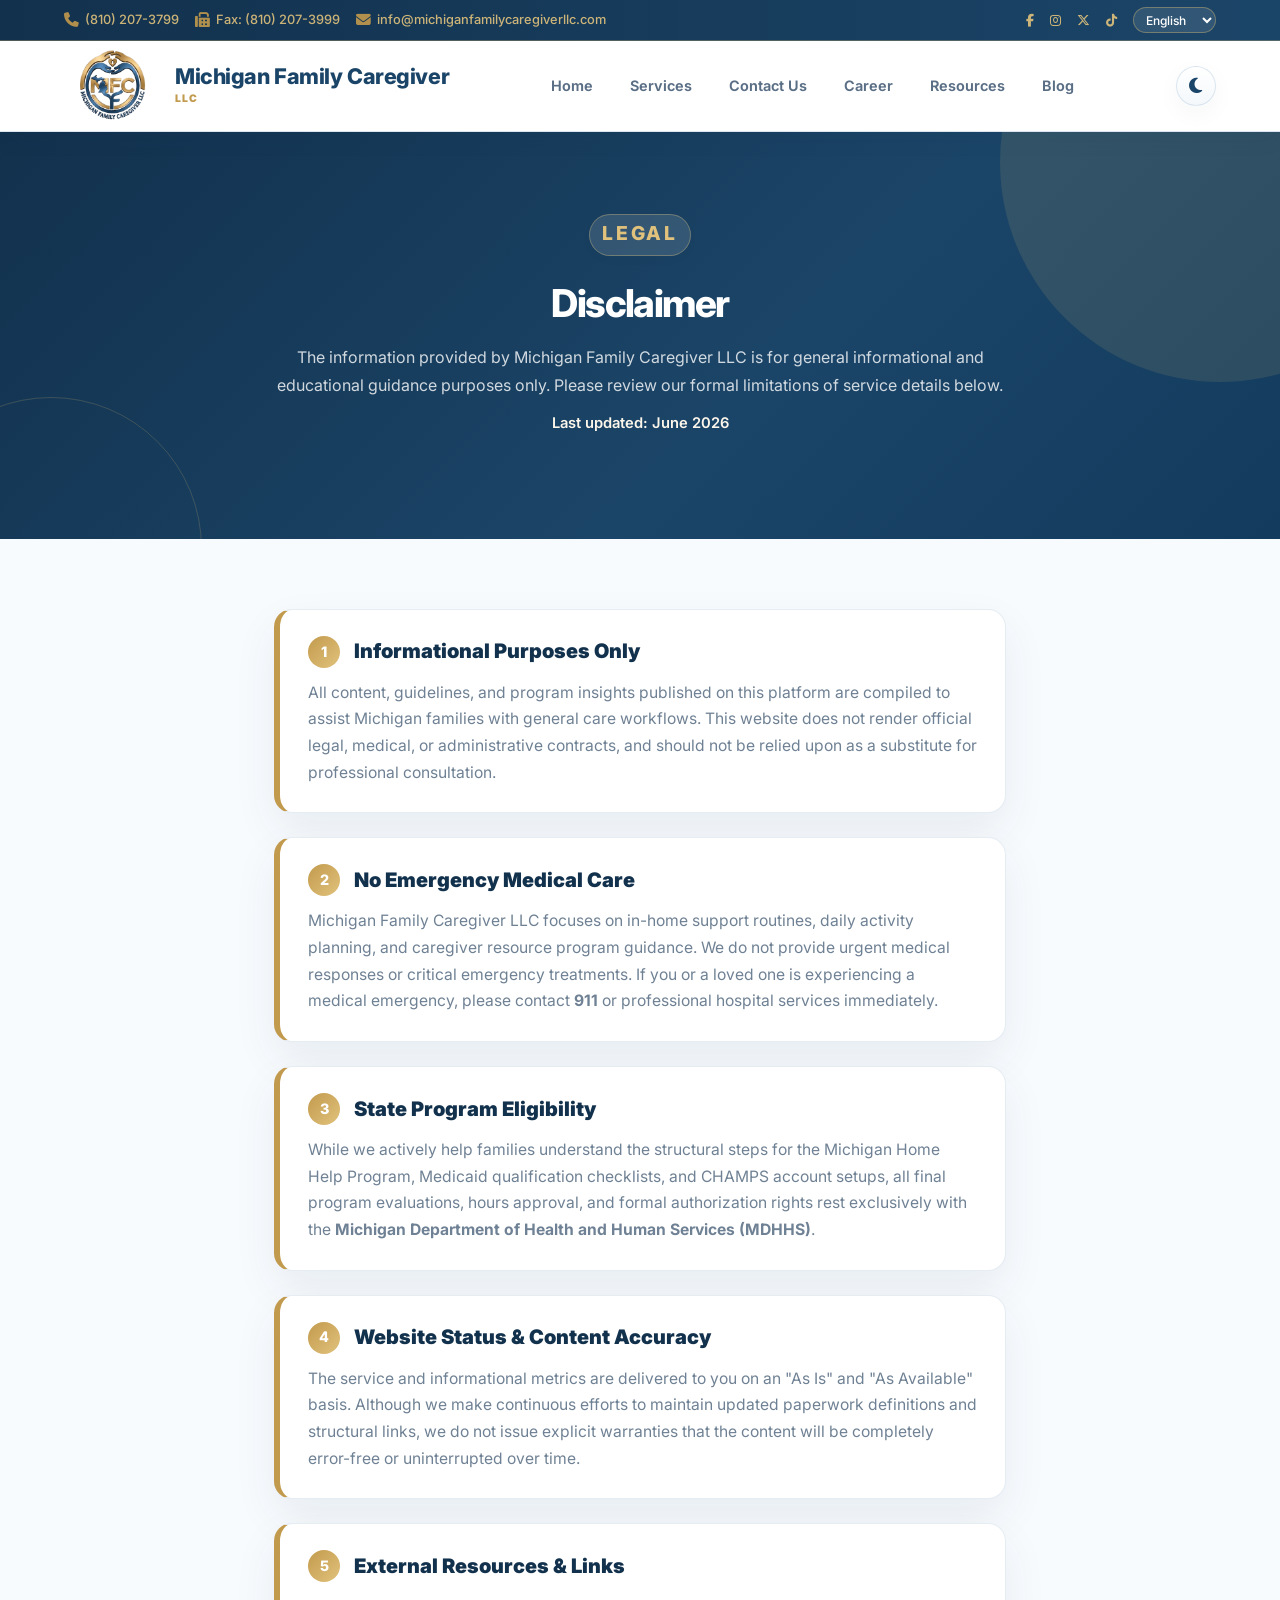
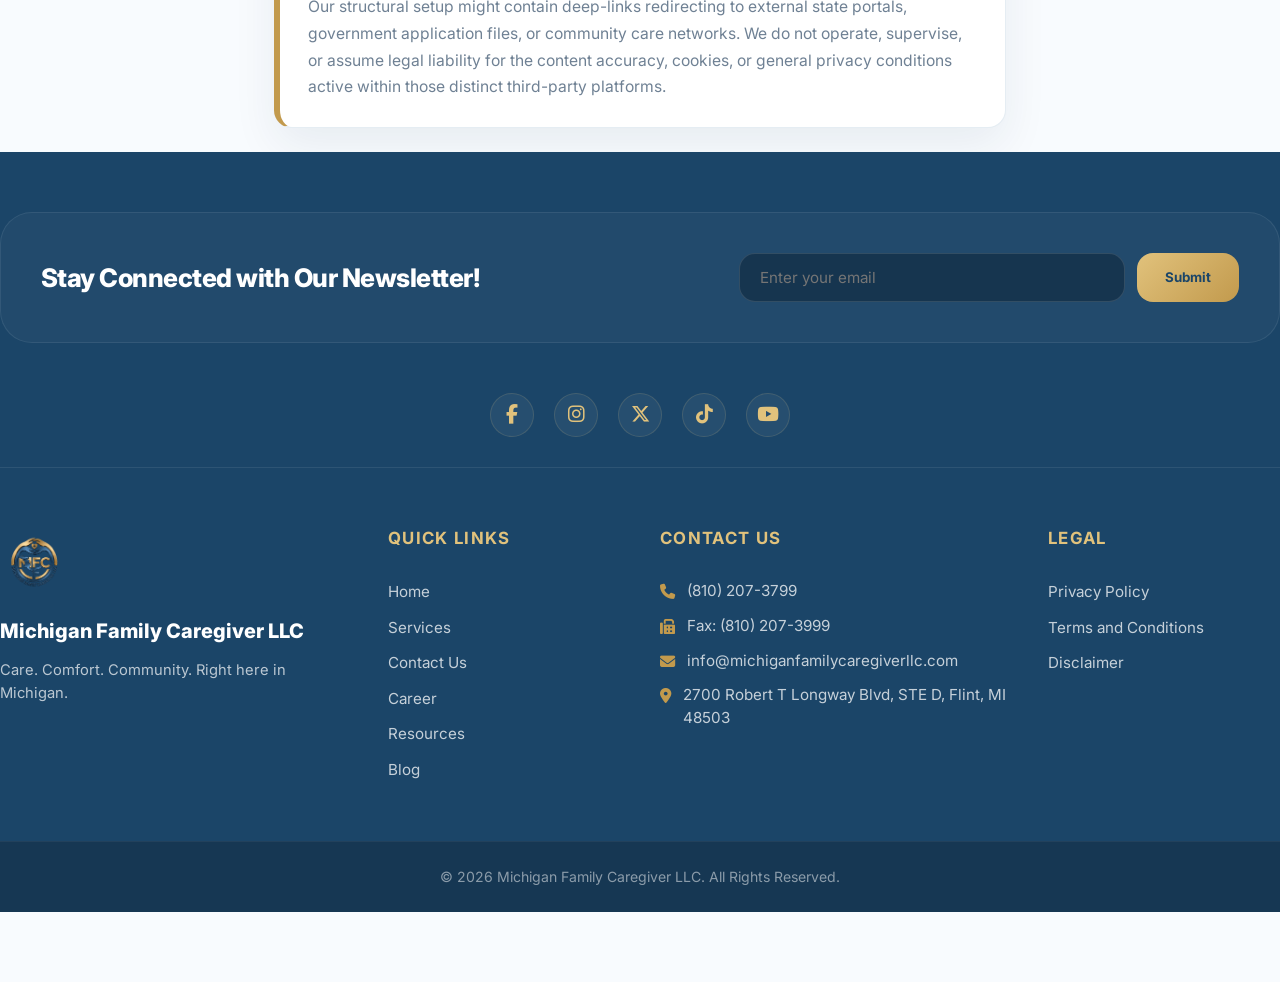
<file: disclaimer.html>
<!DOCTYPE html>
<html lang="en">
<head>
    <meta charset="UTF-8">
    <meta name="viewport" content="width=device-width, initial-scale=1.0">

    <title>Disclaimer | Michigan Family Caregiver LLC</title>

    <link rel="icon" type="image/png" href="assets/images/favicon.png">

    <link href="https://fonts.googleapis.com/css2?family=Inter:wght@400;500;600;700;800;900&display=swap" rel="stylesheet">

    <link rel="stylesheet" href="https://cdnjs.cloudflare.com/ajax/libs/font-awesome/6.5.2/css/all.min.css">


    <link rel="stylesheet" href="css/test.css">
    
    <style>

    body{
        font-family: "Inter", sans-serif;
    }

    /* HERO */
    .legal-hero{
        background: linear-gradient(135deg, #12314d, #1b4568);
        color: #fff;
        padding: 80px 0;
        text-align: center;
        position: relative;
        overflow: hidden;
    }

    .legal-hero::before{
        content:"";
        position:absolute;
        width:400px;
        height:400px;
        background: rgba(225,194,124,.15);
        filter: blur(90px);
        top:-100px;
        left:-120px;
    }

    .legal-hero h1{
        font-size: clamp(2rem,4vw,3rem);
        font-weight: 900;
        margin: 10px 0;
    }

    .legal-hero p{
        max-width: 750px;
        margin: 0 auto;
        color: rgba(255,255,255,.85);
        line-height: 1.7;
    }

    /* SECTION WRAPPER */
    .legal-section{
        padding: 70px 0;
        background: #f8fbfe;
    }

    /* CARD */
    .legal-card{
        background: #fff;
        border: 1px solid rgba(47,111,159,.12);
        border-left: 6px solid #c29a4d;
        border-radius: 18px;
        padding: 26px 28px;
        margin-bottom: 24px;
        box-shadow: 0 18px 45px rgba(18,49,77,.07);
        transition: .25s ease;
        position: relative;
        overflow: hidden;
    }

    .legal-card:hover{
        transform: translateY(-5px);
        box-shadow: 0 28px 60px rgba(18,49,77,.14);
        border-left-color: #e1c27c;
    }

    .legal-card::after{
        content:"";
        position:absolute;
        top:-40%;
        right:-40%;
        width:200px;
        height:200px;
        background: radial-gradient(circle, rgba(225,194,124,.18), transparent 70%);
        transform: rotate(25deg);
        pointer-events: none;
    }

    .legal-card h3{
        font-size: 1.25rem;
        font-weight: 900;
        color: #12314d;
        margin-bottom: 12px;
        display: flex;
        align-items: center;
    }

    .legal-card p{
        color: #6f8194;
        line-height: 1.7;
        font-size: .98rem;
        margin: 0;
    }

    /* BADGE */
    .legal-number{
        display:inline-flex;
        align-items:center;
        justify-content:center;
        width:32px;
        height:32px;
        min-width: 32px;
        border-radius:50%;
        background: linear-gradient(135deg,#c29a4d,#e1c27c);
        color:#fff;
        font-weight:800;
        font-size:.9rem;
        margin-right:14px;
    }

    /* Theme Engine Support */
    body.dark-mode .legal-section {
        background: transparent;
    }
    body.dark-mode .legal-card {
        background: rgba(255, 255, 255, 0.03);
        border: 1px solid rgba(255, 255, 255, 0.08);
        border-left: 6px solid var(--gold-main, #c29a4d);
    }
    body.dark-mode .legal-card h3 {
        color: var(--white, #fff);
    }
    body.dark-mode .legal-card p {
        color: rgba(255, 255, 255, 0.72);
    }

    </style>
</head>

<body>

<div class="top-bar">
    <div class="container top-bar-inner">

        <div class="top-left">
            <a href="tel:+18102073799"><i class="fa-solid fa-phone"></i> (810) 207-3799</a>
            <a href="fax:+18102073999"><i class="fa-solid fa-fax"></i> Fax: (810) 207-3999</a>
            <a href="mailto:info@michiganfamilycaregiverllc.com">
                <i class="fa-solid fa-envelope"></i> info@michiganfamilycaregiverllc.com
            </a>
            
        </div>

        <div class="top-right">
            <a href="#" aria-label="Facebook"><i class="fa-brands fa-facebook-f"></i></a>
            <a href="#" aria-label="Instagram"><i class="fa-brands fa-instagram"></i></a>
            <a href="#" aria-label="X"><i class="fa-brands fa-x-twitter"></i></a>
            <a href="#" aria-label="TikTok"><i class="fa-brands fa-tiktok"></i></a>

            <select class="language-select" aria-label="Select Language">
                <option value="en">English</option>
                <option value="es">Spanish</option>
                <option value="bn">Bangla</option>
            </select>
        </div>

    </div>
</div>

<header class="main-header" id="mainHeader">
    <div class="container header-inner">

        <a href="index.html" class="logo-box">
            <img src="assets/images/logo.png" alt="Logo">

            <div class="logo-text">
                <h1>Michigan Family Caregiver</h1>
                <span>LLC</span>
            </div>
        </a>

        <nav class="navbar" id="navbar">
            <a href="index.html">Home</a>
            <a href="services.html">Services</a>
            <a href="contact.html">Contact Us</a>
            <a href="career.html">Career</a>
            <a href="resources.html">Resources</a>
            <a href="blog.html">Blog</a>
        </nav>

        <div class="header-actions">
            <button class="theme-toggle" id="themeToggle" aria-label="Toggle Theme">
                <i class="fa-solid fa-moon"></i>
            </button>

            <button class="hamburger" id="hamburger" aria-label="Menu">
                <span></span><span></span><span></span>
            </button>
        </div>

    </div>
</header>

<section class="intro-dark-section">
    <div class="container intro-dark-box" style="text-align: center;">

        <span class="section-kicker light">Legal</span>
        <h2>Disclaimer</h2>

        <p style="max-width: 750px; margin: 0 auto 12px auto;">
            The information provided by Michigan Family Caregiver LLC is for general informational and educational guidance purposes only. 
            Please review our formal limitations of service details below.
        </p>

        <p style="color: var(--gold-soft); font-weight: 600; font-size: 0.92rem;">
            Last updated: June 2026
        </p>

    </div>
</section>

<main class="legal-section">
    <div class="container" style="max-width: 860px;">

        <div class="legal-card">
            <h3><span class="legal-number">1</span>Informational Purposes Only</h3>
            <p>
                All content, guidelines, and program insights published on this platform are compiled to assist Michigan families with general care workflows. This website does not render official legal, medical, or administrative contracts, and should not be relied upon as a substitute for professional consultation.
            </p>
        </div>

        <div class="legal-card">
            <h3><span class="legal-number">2</span>No Emergency Medical Care</h3>
            <p>
                Michigan Family Caregiver LLC focuses on in-home support routines, daily activity planning, and caregiver resource program guidance. We do not provide urgent medical responses or critical emergency treatments. If you or a loved one is experiencing a medical emergency, please contact <b>911</b> or professional hospital services immediately.
            </p>
        </div>

        <div class="legal-card">
            <h3><span class="legal-number">3</span>State Program Eligibility</h3>
            <p>
                While we actively help families understand the structural steps for the Michigan Home Help Program, Medicaid qualification checklists, and CHAMPS account setups, all final program evaluations, hours approval, and formal authorization rights rest exclusively with the <b>Michigan Department of Health and Human Services (MDHHS)</b>.
            </p>
        </div>

        <div class="legal-card">
            <h3><span class="legal-number">4</span>Website Status & Content Accuracy</h3>
            <p>
                The service and informational metrics are delivered to you on an "As Is" and "As Available" basis. Although we make continuous efforts to maintain updated paperwork definitions and structural links, we do not issue explicit warranties that the content will be completely error-free or uninterrupted over time.
            </p>
        </div>

        <div class="legal-card">
            <h3><span class="legal-number">5</span>External Resources & Links</h3>
            <p>
                Our structural setup might contain deep-links redirecting to external state portals, government application files, or community care networks. We do not operate, supervise, or assume legal liability for the content accuracy, cookies, or general privacy conditions active within those distinct third-party platforms.
            </p>
        </div>

    </div>
</section>

<footer class="footer">

    <div class="newsletter-section">
        <div class="container newsletter-box">
            <h2>Stay Connected with Our Newsletter!</h2>
            <form class="newsletter-form" id="newsletterForm">
                <input type="email" placeholder="Enter your email">
                <button type="submit">Submit</button>
            </form>
        </div>
    </div>

    <div class="social-footer">
        <a href="#">Facebook</a>
        <a href="#">Instagram</a>
        <a href="#">X</a>
        <a href="#">TikTok</a>
        <a href="#">YouTube</a>
    </div>

    <div class="container footer-main">

        <div class="footer-brand">
            <img src="assets/images/logo.png" alt="Michigan Family Caregiver LLC Logo">
            <h3>Michigan Family Caregiver LLC</h3>
            <p>Care. Comfort. Community. Right here in Michigan.</p>
        </div>

        <div class="footer-links">
            <h4>Quick Links</h4>
            <a href="index.html">Home</a>
            <a href="services.html">Services</a>
            <a href="contact.html">Contact Us</a>
            <a href="career.html">Career</a>
            <a href="resources.html">Resources</a>
            <a href="blog.html">Blog</a>
        </div>

            <div class="footer-links contact-links">

                <h4>Contact Us</h4>

                <a href="tel:+18102073799">
                    <i class="fa-solid fa-phone"></i>
                    <span>(810) 207-3799</span>
                </a>

                <a href="tel:+18102073999">
                    <i class="fa-solid fa-fax"></i>
                    <span>Fax: (810) 207-3999</span>
                </a>

                <a href="mailto:info@michiganfc.com">
                    <i class="fa-solid fa-envelope"></i>
                    <span>info@michiganfamilycaregiverllc.com</span>
                </a>

                <a href="https://maps.app.goo.gl/53RwJ7epQXeNBymy7">
                    <i class="fa-solid fa-location-dot"></i>
                    <span>2700 Robert T Longway Blvd, STE D, Flint, MI 48503</span>
                </a>

            </div>

        <div class="footer-links">
            <h4>Legal</h4>
            <a href="privacy-policy.html">Privacy Policy</a>
            <a href="terms-and-conditions.html">Terms and Conditions</a>
            <a href="disclaimer.html" class="active">Disclaimer</a>

        </div>

    </div>

    <div class="footer-bottom">
        <p>© 2026 Michigan Family Caregiver LLC. All Rights Reserved.</p>
    </div>

</footer>




<style>
.back-to-top{
position:fixed;
right:28px;
bottom:28px;
width:58px;
height:58px;
border:none;
border-radius:50%;
display:flex;
align-items:center;
justify-content:center;
background:linear-gradient(135deg,var(--gold-bright),var(--gold-main),var(--gold-dark));
color:#fff;
font-size:1.15rem;
cursor:pointer;
z-index:9999;
opacity:0;
visibility:hidden;
transform:translateY(20px);
transition:all .35s ease;
box-shadow:0 12px 30px rgba(0,0,0,.22);
}

.back-to-top.show{
opacity:1;
visibility:visible;
transform:translateY(0);
}

.back-to-top:hover{
transform:translateY(-6px);
box-shadow:0 18px 40px rgba(0,0,0,.28);
}

.back-to-top i{
pointer-events:none;
}

body.dark-mode .back-to-top{
box-shadow:0 12px 30px rgba(0,0,0,.45);
}

@media(max-width:768px){
.back-to-top{
width:52px;
height:52px;
right:18px;
bottom:18px;
font-size:1rem;
}
}
</style>

<button class="back-to-top" id="backToTop">
<i class="fa-solid fa-arrow-up"></i>
</button>

<script>
const backToTopBtn=document.getElementById("backToTop");

window.addEventListener("scroll",function(){
if(window.scrollY>400){
backToTopBtn.classList.add("show");
}else{
backToTopBtn.classList.remove("show");
}
});

backToTopBtn.addEventListener("click",function(){
window.scrollTo({
top:0,
behavior:"smooth"
});
});
</script>

<script src="js/main.js"></script>

</body>
</html>
</file>
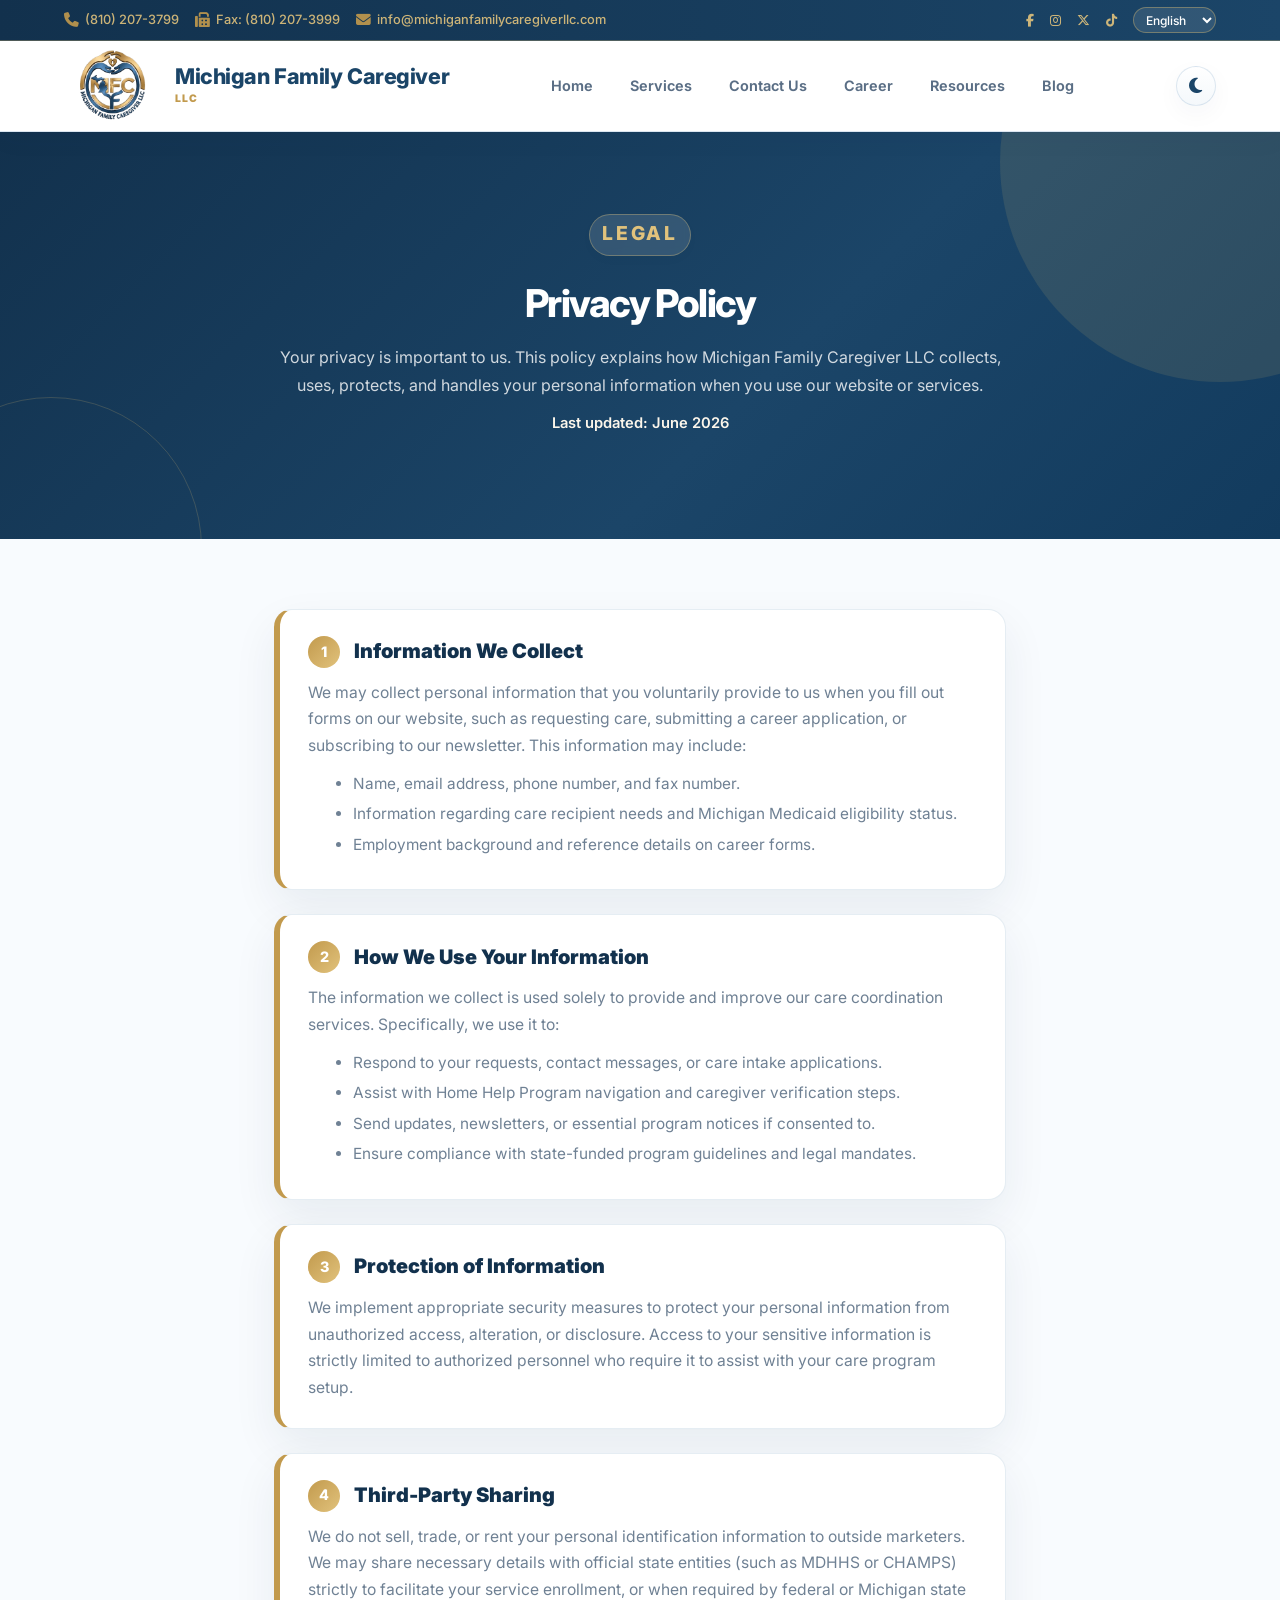
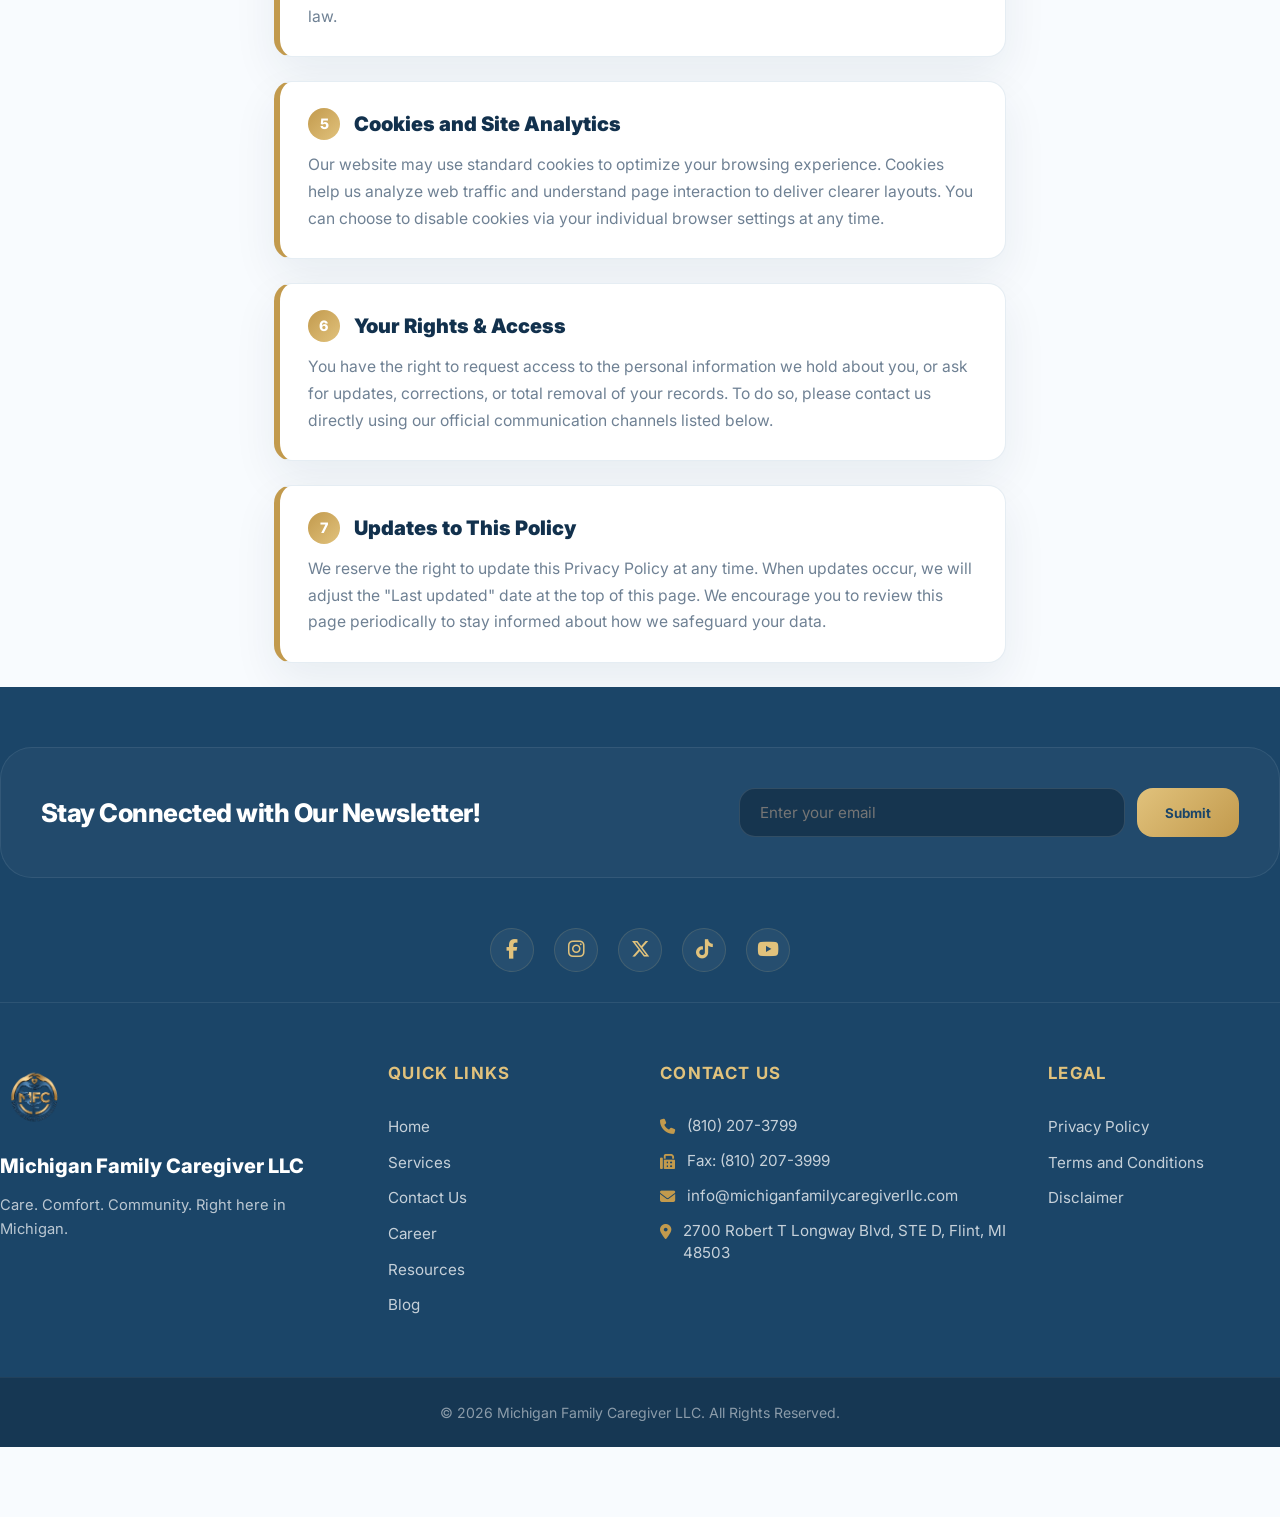
<file: privacy-policy.html>
<!DOCTYPE html>
<html lang="en">
<head>
    <meta charset="UTF-8">
    <meta name="viewport" content="width=device-width, initial-scale=1.0">

    <title>Privacy Policy | Michigan Family Caregiver LLC</title>

    <link rel="icon" type="image/png" href="assets/images/favicon.png">

    <link href="https://fonts.googleapis.com/css2?family=Inter:wght@400;500;600;700;800;900&display=swap" rel="stylesheet">

    <link rel="stylesheet" href="https://cdnjs.cloudflare.com/ajax/libs/font-awesome/6.5.2/css/all.min.css">

    <link rel="stylesheet" href="css/test.css">
    
    <style>

    body{
        font-family: "Inter", sans-serif;
    }

    /* HERO */
    .legal-hero{
        background: linear-gradient(135deg, #12314d, #1b4568);
        color: #fff;
        padding: 80px 0;
        text-align: center;
        position: relative;
        overflow: hidden;
    }

    .legal-hero::before{
        content:"";
        position:absolute;
        width:400px;
        height:400px;
        background: rgba(225,194,124,.15);
        filter: blur(90px);
        top:-100px;
        left:-120px;
    }

    .legal-hero h1{
        font-size: clamp(2rem,4vw,3rem);
        font-weight: 900;
        margin: 10px 0;
    }

    .legal-hero p{
        max-width: 750px;
        margin: 0 auto;
        color: rgba(255,255,255,.85);
        line-height: 1.7;
    }

    /* SECTION WRAPPER */
    .legal-section{
        padding: 70px 0;
        background: #f8fbfe;
    }

    /* CARD */
    .legal-card{
        background: #fff;
        border: 1px solid rgba(47,111,159,.12);
        border-left: 6px solid #c29a4d;
        border-radius: 18px;
        padding: 26px 28px;
        margin-bottom: 24px;
        box-shadow: 0 18px 45px rgba(18,49,77,.07);
        transition: .25s ease;
        position: relative;
        overflow: hidden;
    }

    .legal-card:hover{
        transform: translateY(-5px);
        box-shadow: 0 28px 60px rgba(18,49,77,.14);
        border-left-color: #e1c27c;
    }

    .legal-card::after{
        content:"";
        position:absolute;
        top:-40%;
        right:-40%;
        width:200px;
        height:200px;
        background: radial-gradient(circle, rgba(225,194,124,.18), transparent 70%);
        transform: rotate(25deg);
        pointer-events: none;
    }

    .legal-card h3{
        font-size: 1.25rem;
        font-weight: 900;
        color: #12314d;
        margin-bottom: 12px;
        display: flex;
        align-items: center;
    }

    .legal-card p{
        color: #6f8194;
        line-height: 1.7;
        font-size: .98rem;
        margin: 0;
    }

    .legal-card ul {
        margin: 12px 0 0 45px;
        padding: 0;
        list-style-type: disc;
        color: #6f8194;
    }

    .legal-card ul li {
        margin-bottom: 6px;
        font-size: 0.96rem;
        line-height: 1.6;
    }

    /* BADGE */
    .legal-number{
        display:inline-flex;
        align-items:center;
        justify-content:center;
        width:32px;
        height:32px;
        min-width: 32px;
        border-radius:50%;
        background: linear-gradient(135deg,#c29a4d,#e1c27c);
        color:#fff;
        font-weight:800;
        font-size:.9rem;
        margin-right:14px;
    }

    /* Theme Engine Support */
    body.dark-mode .legal-section {
        background: transparent;
    }
    body.dark-mode .legal-card {
        background: rgba(255, 255, 255, 0.03);
        border: 1px solid rgba(255, 255, 255, 0.08);
        border-left: 6px solid var(--gold-main, #c29a4d);
    }
    body.dark-mode .legal-card h3 {
        color: var(--white, #fff);
    }
    body.dark-mode .legal-card p,
    body.dark-mode .legal-card ul {
        color: rgba(255, 255, 255, 0.72);
    }

    </style>
</head>

<body>

<div class="top-bar">
    <div class="container top-bar-inner">

        <div class="top-left">
            <a href="tel:+18102073799"><i class="fa-solid fa-phone"></i> (810) 207-3799</a>
            <a href="fax:+18102073999"><i class="fa-solid fa-fax"></i> Fax: (810) 207-3999</a>
            <a href="mailto:info@michiganfamilycaregiverllc.com">
                <i class="fa-solid fa-envelope"></i> info@michiganfamilycaregiverllc.com
            </a>
        </div>

        <div class="top-right">
            <a href="#" aria-label="Facebook"><i class="fa-brands fa-facebook-f"></i></a>
            <a href="#" aria-label="Instagram"><i class="fa-brands fa-instagram"></i></a>
            <a href="#" aria-label="X"><i class="fa-brands fa-x-twitter"></i></a>
            <a href="#" aria-label="TikTok"><i class="fa-brands fa-tiktok"></i></a>

            <select class="language-select" aria-label="Select Language">
                <option value="en">English</option>
                <option value="es">Spanish</option>
                <option value="bn">Bangla</option>
            </select>
        </div>

    </div>
</div>

<header class="main-header" id="mainHeader">
    <div class="container header-inner">

        <a href="index.html" class="logo-box">
            <img src="assets/images/logo.png" alt="Logo">

            <div class="logo-text">
                <h1>Michigan Family Caregiver</h1>
                <span>LLC</span>
            </div>
        </a>

        <nav class="navbar" id="navbar">
            <a href="index.html">Home</a>
            <a href="services.html">Services</a>
            <a href="contact.html">Contact Us</a>
            <a href="career.html">Career</a>
            <a href="resources.html">Resources</a>
            <a href="blog.html">Blog</a>
        </nav>

        <div class="header-actions">
            <button class="theme-toggle" id="themeToggle" aria-label="Toggle Theme">
                <i class="fa-solid fa-moon"></i>
            </button>

            <button class="hamburger" id="hamburger" aria-label="Menu">
                <span></span><span></span><span></span>
            </button>
        </div>

    </div>
</header>

<section class="intro-dark-section">
    <div class="container intro-dark-box" style="text-align: center;">

        <span class="section-kicker light">Legal</span>
        <h2>Privacy Policy</h2>

        <p style="max-width: 750px; margin: 0 auto 12px auto;">
            Your privacy is important to us. This policy explains how Michigan Family Caregiver LLC collects, 
            uses, protects, and handles your personal information when you use our website or services.
        </p>

        <p style="color: var(--gold-soft); font-weight: 600; font-size: 0.92rem;">
            Last updated: June 2026
        </p>

    </div>
</section>

<main class="legal-section">
    <div class="container" style="max-width: 860px;">

        <div class="legal-card">
            <h3><span class="legal-number">1</span>Information We Collect</h3>
            <p>
                We may collect personal information that you voluntarily provide to us when you fill out forms on our website, such as requesting care, submitting a career application, or subscribing to our newsletter. This information may include:
            </p>
            <ul>
                <li>Name, email address, phone number, and fax number.</li>
                <li>Information regarding care recipient needs and Michigan Medicaid eligibility status.</li>
                <li>Employment background and reference details on career forms.</li>
            </ul>
        </div>

        <div class="legal-card">
            <h3><span class="legal-number">2</span>How We Use Your Information</h3>
            <p>
                The information we collect is used solely to provide and improve our care coordination services. Specifically, we use it to:
            </p>
            <ul>
                <li>Respond to your requests, contact messages, or care intake applications.</li>
                <li>Assist with Home Help Program navigation and caregiver verification steps.</li>
                <li>Send updates, newsletters, or essential program notices if consented to.</li>
                <li>Ensure compliance with state-funded program guidelines and legal mandates.</li>
            </ul>
        </div>

        <div class="legal-card">
            <h3><span class="legal-number">3</span>Protection of Information</h3>
            <p>
                We implement appropriate security measures to protect your personal information from unauthorized access, alteration, or disclosure. Access to your sensitive information is strictly limited to authorized personnel who require it to assist with your care program setup.
            </p>
        </div>

        <div class="legal-card">
            <h3><span class="legal-number">4</span>Third-Party Sharing</h3>
            <p>
                We do not sell, trade, or rent your personal identification information to outside marketers. We may share necessary details with official state entities (such as MDHHS or CHAMPS) strictly to facilitate your service enrollment, or when required by federal or Michigan state law.
            </p>
        </div>

        <div class="legal-card">
            <h3><span class="legal-number">5</span>Cookies and Site Analytics</h3>
            <p>
                Our website may use standard cookies to optimize your browsing experience. Cookies help us analyze web traffic and understand page interaction to deliver clearer layouts. You can choose to disable cookies via your individual browser settings at any time.
            </p>
        </div>

        <div class="legal-card">
            <h3><span class="legal-number">6</span>Your Rights & Access</h3>
            <p>
                You have the right to request access to the personal information we hold about you, or ask for updates, corrections, or total removal of your records. To do so, please contact us directly using our official communication channels listed below.
            </p>
        </div>

        <div class="legal-card">
            <h3><span class="legal-number">7</span>Updates to This Policy</h3>
            <p>
                We reserve the right to update this Privacy Policy at any time. When updates occur, we will adjust the "Last updated" date at the top of this page. We encourage you to review this page periodically to stay informed about how we safeguard your data.
            </p>
        </div>

    </div>
</section>

<footer class="footer">

    <div class="newsletter-section">
        <div class="container newsletter-box">
            <h2>Stay Connected with Our Newsletter!</h2>
            <form class="newsletter-form" id="newsletterForm">
                <input type="email" placeholder="Enter your email">
                <button type="submit">Submit</button>
            </form>
        </div>
    </div>

    <div class="social-footer">
        <a href="#">Facebook</a>
        <a href="#">Instagram</a>
        <a href="#">X</a>
        <a href="#">TikTok</a>
        <a href="#">YouTube</a>
    </div>

    <div class="container footer-main">

        <div class="footer-brand">
            <img src="assets/images/logo.png" alt="Michigan Family Caregiver LLC Logo">
            <h3>Michigan Family Caregiver LLC</h3>
            <p>Care. Comfort. Community. Right here in Michigan.</p>
        </div>

        <div class="footer-links">
            <h4>Quick Links</h4>
            <a href="index.html">Home</a>
            <a href="services.html">Services</a>
            <a href="contact.html">Contact Us</a>
            <a href="career.html">Career</a>
            <a href="resources.html">Resources</a>
            <a href="blog.html">Blog</a>
        </div>

            <div class="footer-links contact-links">

                <h4>Contact Us</h4>

                <a href="tel:+18102073799">
                    <i class="fa-solid fa-phone"></i>
                    <span>(810) 207-3799</span>
                </a>

                <a href="tel:+18102073999">
                    <i class="fa-solid fa-fax"></i>
                    <span>Fax: (810) 207-3999</span>
                </a>

                <a href="mailto:info@michiganfc.com">
                    <i class="fa-solid fa-envelope"></i>
                    <span>info@michiganfamilycaregiverllc.com</span>
                </a>

                <a href="https://maps.app.goo.gl/53RwJ7epQXeNBymy7">
                    <i class="fa-solid fa-location-dot"></i>
                    <span>2700 Robert T Longway Blvd, STE D, Flint, MI 48503</span>
                </a>

            </div>

        <div class="footer-links">
            <h4>Legal</h4>
            <a href="privacy-policy.html" class="active">Privacy Policy</a>
            <a href="terms-and-conditions.html">Terms and Conditions</a>
            <a href="disclaimer.html">Disclaimer</a>
        </div>

    </div>

    <div class="footer-bottom">
        <p>© 2026 Michigan Family Caregiver LLC. All Rights Reserved.</p>
    </div>

</footer>




<style>
.back-to-top{
position:fixed;
right:28px;
bottom:28px;
width:58px;
height:58px;
border:none;
border-radius:50%;
display:flex;
align-items:center;
justify-content:center;
background:linear-gradient(135deg,var(--gold-bright),var(--gold-main),var(--gold-dark));
color:#fff;
font-size:1.15rem;
cursor:pointer;
z-index:9999;
opacity:0;
visibility:hidden;
transform:translateY(20px);
transition:all .35s ease;
box-shadow:0 12px 30px rgba(0,0,0,.22);
}

.back-to-top.show{
opacity:1;
visibility:visible;
transform:translateY(0);
}

.back-to-top:hover{
transform:translateY(-6px);
box-shadow:0 18px 40px rgba(0,0,0,.28);
}

.back-to-top i{
pointer-events:none;
}

body.dark-mode .back-to-top{
box-shadow:0 12px 30px rgba(0,0,0,.45);
}

@media(max-width:768px){
.back-to-top{
width:52px;
height:52px;
right:18px;
bottom:18px;
font-size:1rem;
}
}
</style>

<button class="back-to-top" id="backToTop">
<i class="fa-solid fa-arrow-up"></i>
</button>

<script>
const backToTopBtn=document.getElementById("backToTop");

window.addEventListener("scroll",function(){
if(window.scrollY>400){
backToTopBtn.classList.add("show");
}else{
backToTopBtn.classList.remove("show");
}
});

backToTopBtn.addEventListener("click",function(){
window.scrollTo({
top:0,
behavior:"smooth"
});
});
</script>

<script src="js/main.js"></script>

</body>
</html>
</file>
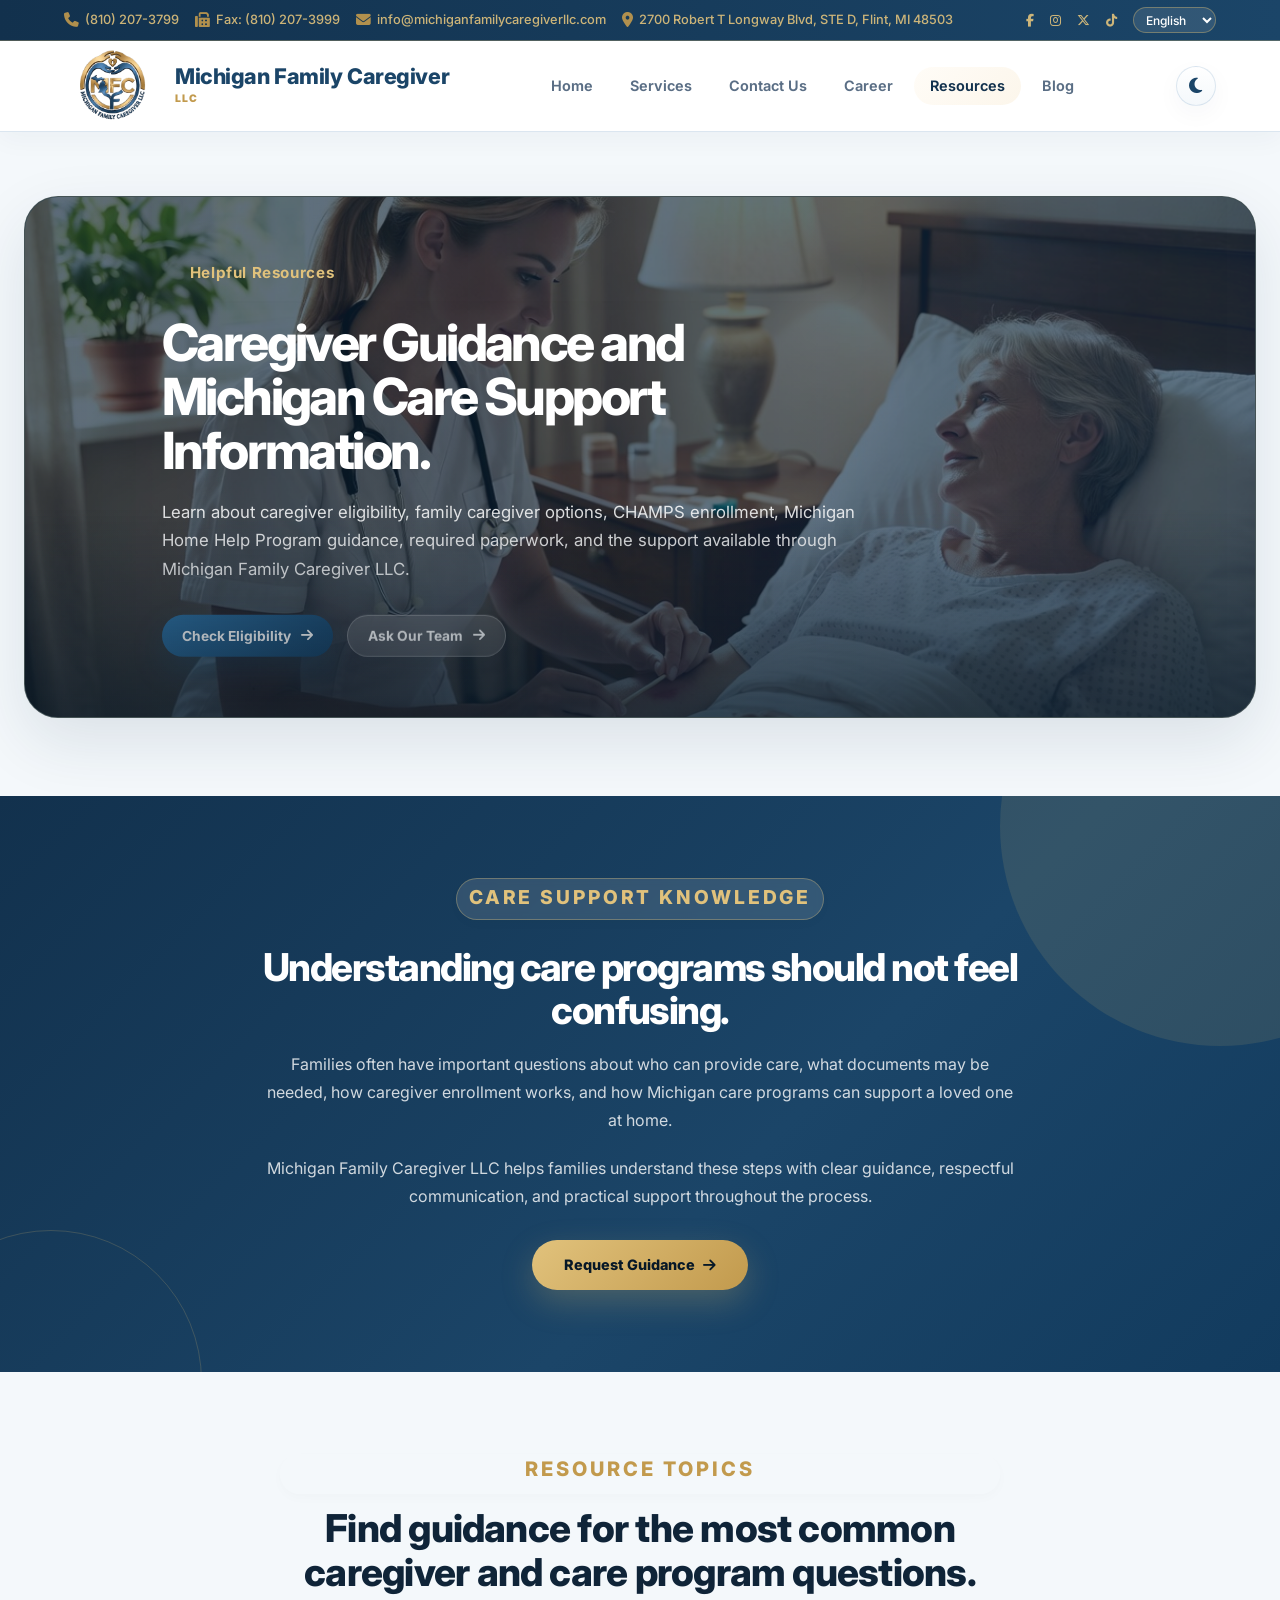
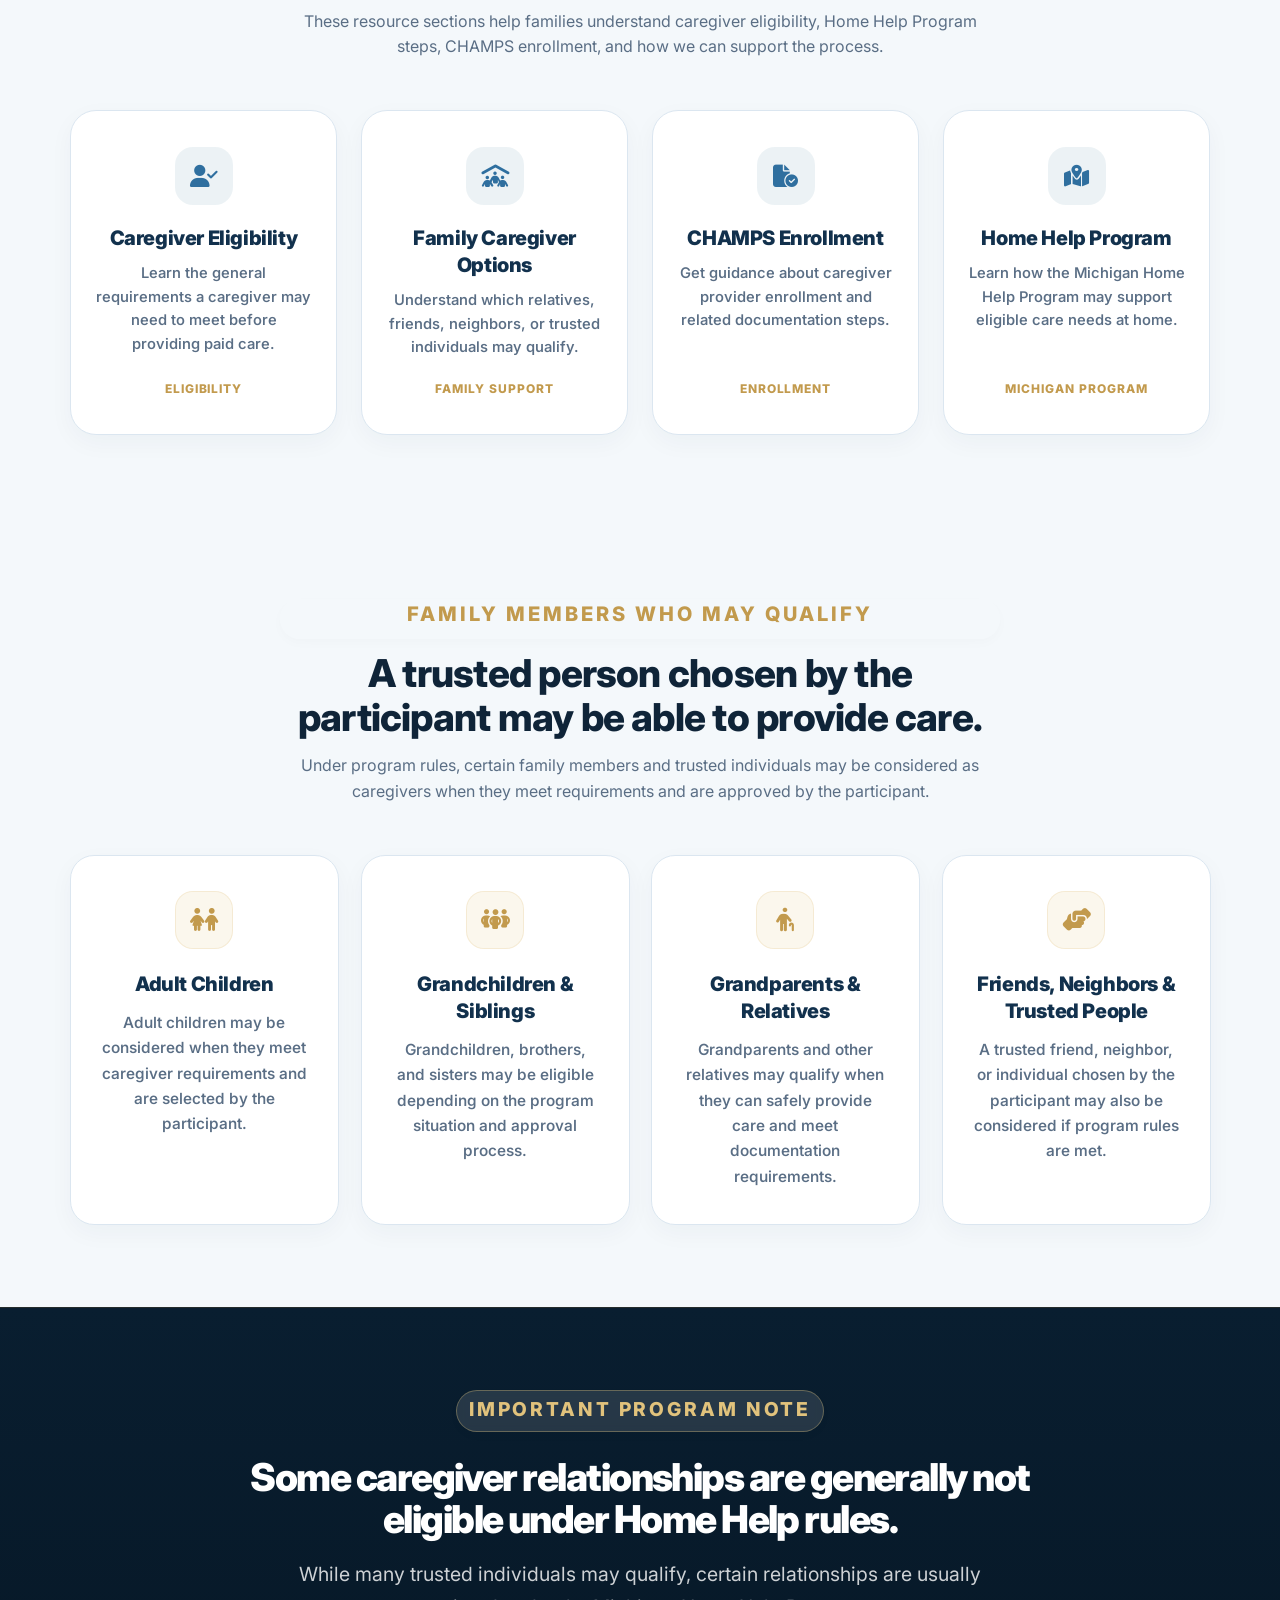
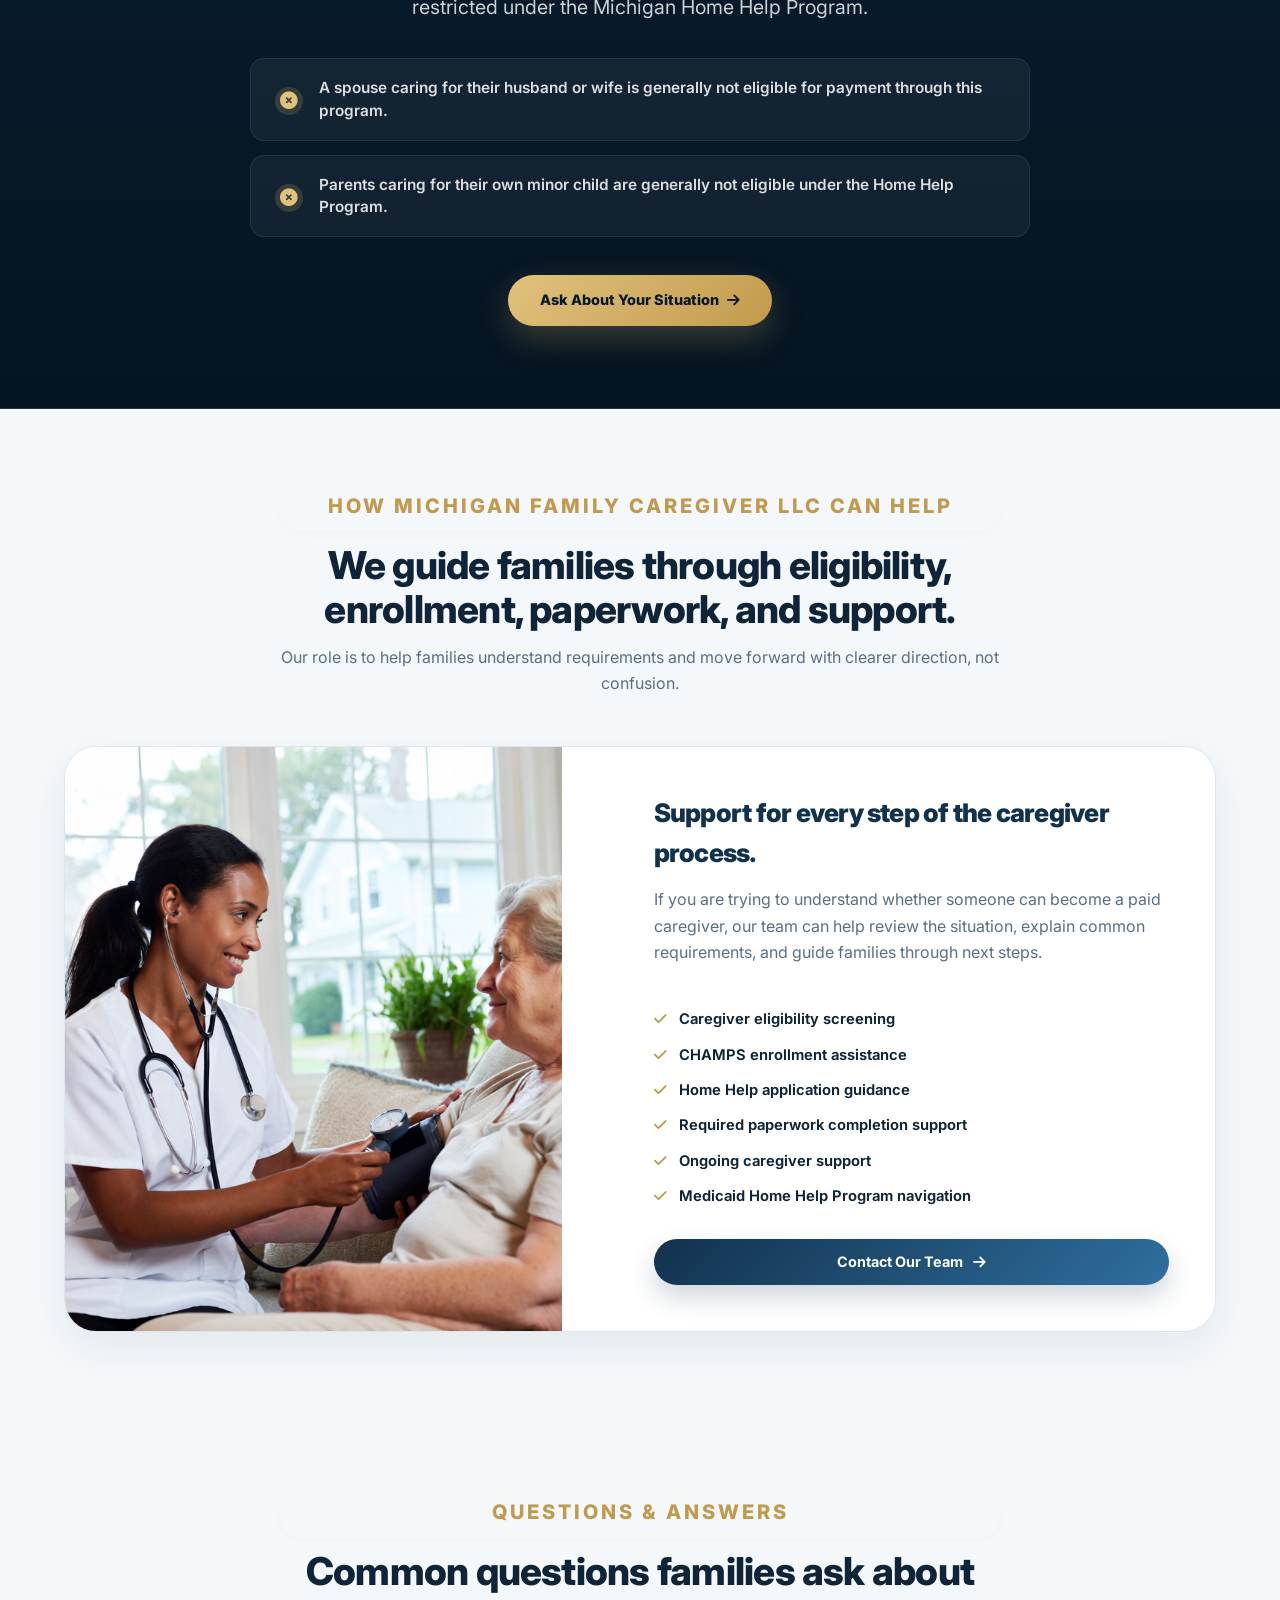
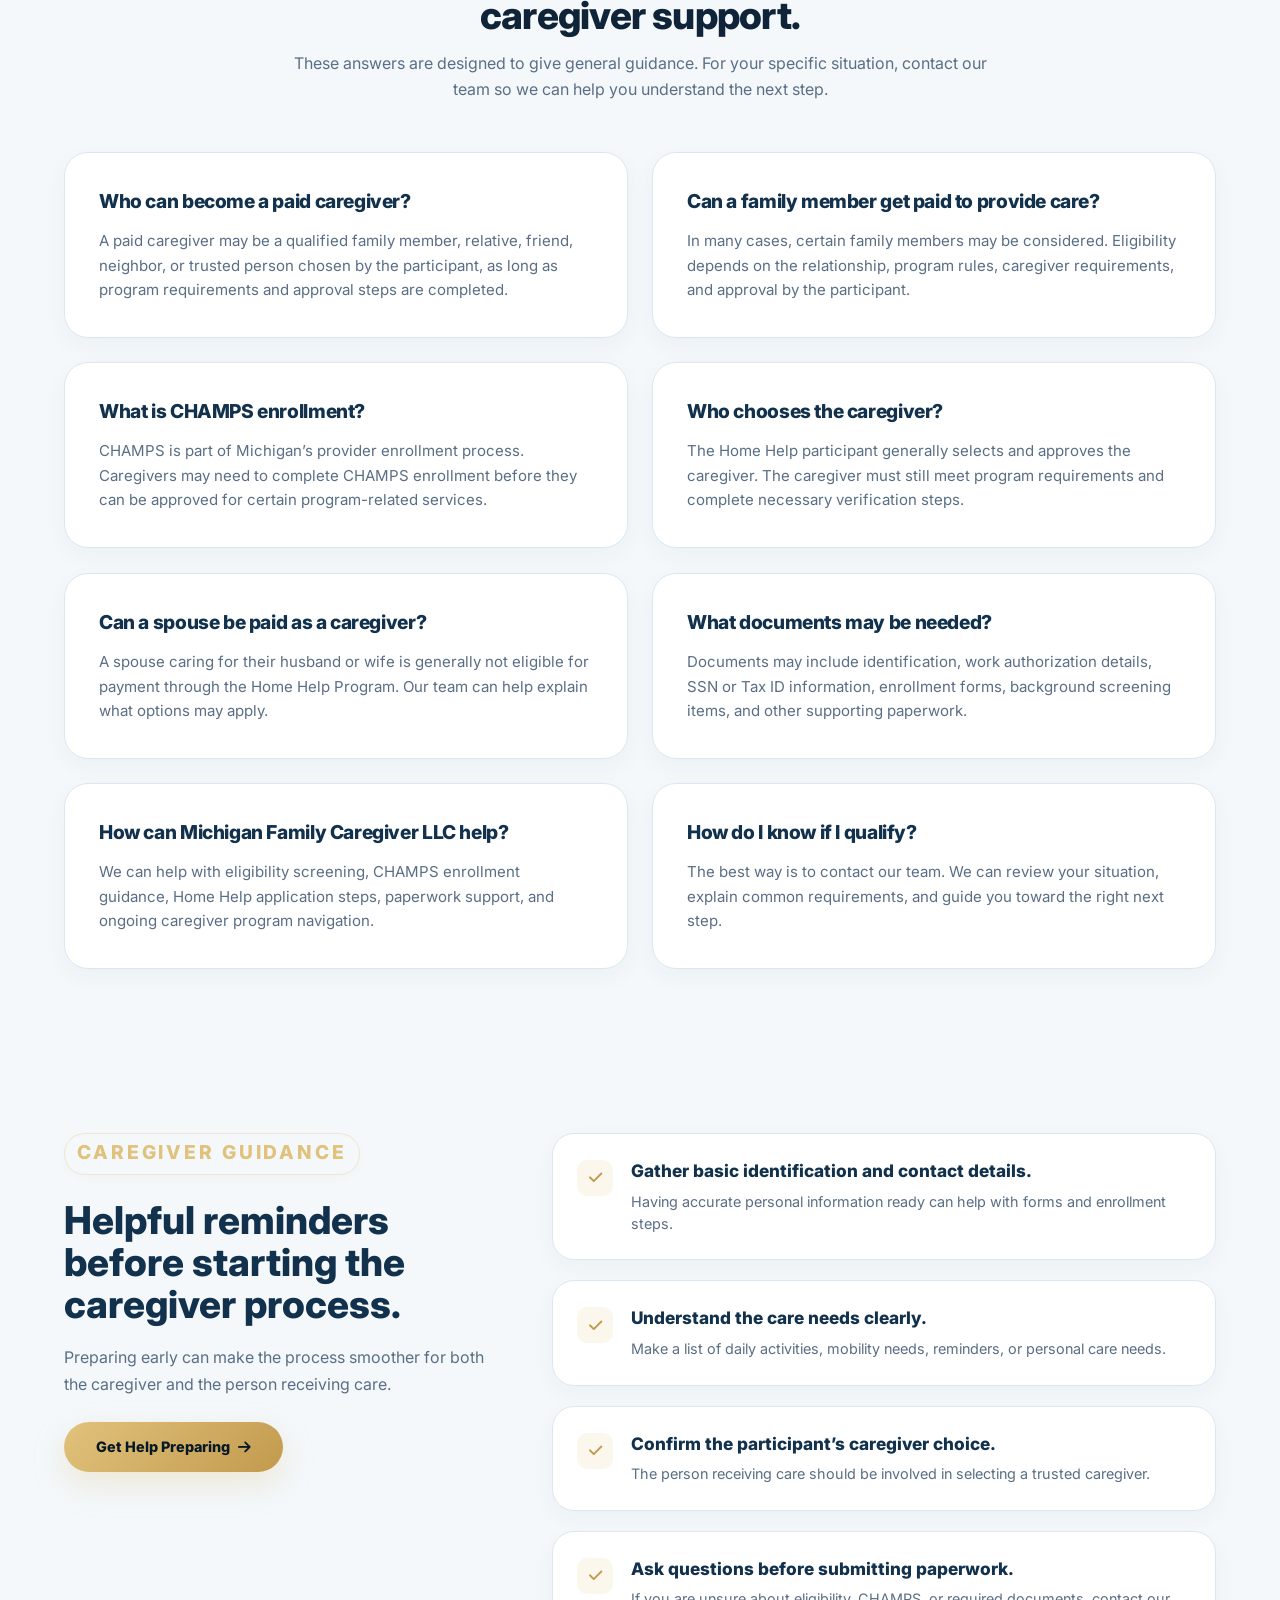
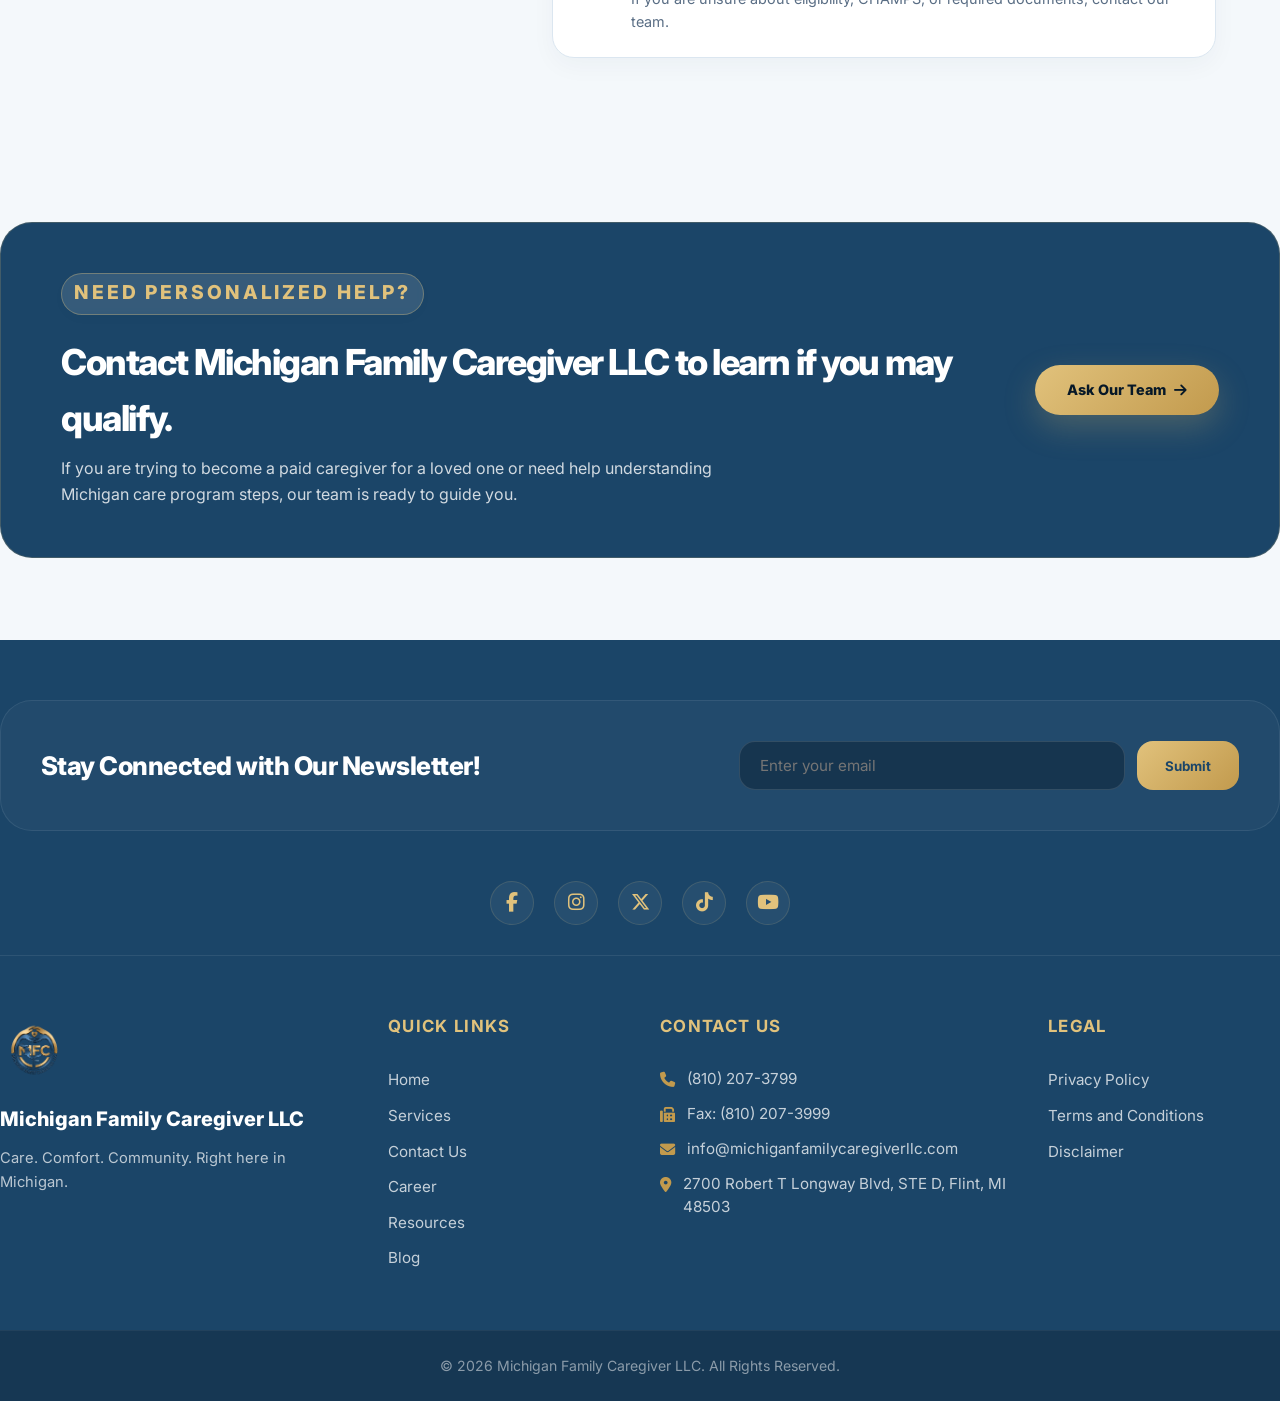
<file: resources.html>
<!DOCTYPE html>
<html lang="en">
<head>
    <!-- =========================
        BASIC META
    ========================== -->
    <meta charset="UTF-8">
    <meta name="viewport" content="width=device-width, initial-scale=1.0">
    <title>Resources | Michigan Family Caregiver LLC</title>
    <link rel="icon" type="image/png" href="assets/images/favicon.png">
    <link rel="shortcut icon" type="image/png" href="assets/images/favicon.png">
    <link rel="apple-touch-icon" href="assets/images/favicon.png">
    <meta name="description" content="Caregiver eligibility resources, Michigan Home Help Program guidance, CHAMPS enrollment information, family caregiver support, and frequently asked questions from Michigan Family Caregiver LLC.">

    <!-- =========================
        GOOGLE FONT
    ========================== -->
    <link href="https://fonts.googleapis.com/css2?family=Inter:wght@400;500;600;700;800;900&display=swap" rel="stylesheet">

    <!-- =========================
        FONT AWESOME
    ========================== -->
    <link rel="stylesheet" href="https://cdnjs.cloudflare.com/ajax/libs/font-awesome/6.5.2/css/all.min.css">

    <!-- =========================
        CSS FILES
    ========================== -->

    <link rel="stylesheet" href="css/test.css">
</head>

<body>

    <!-- =========================
        TOP BAR
    ========================== -->
    <div class="top-bar">
        <div class="container top-bar-inner">

            <div class="top-left">
                <a href="tel:+18102073799">
                    <i class="fa-solid fa-phone"></i>
                    (810) 207-3799
                </a>

                <a href="fax:+18102073999">
                    <i class="fa-solid fa-fax"></i>
                    Fax: (810) 207-3999
                </a>

                <a href="mailto:info@michiganfamilycaregiverllc.com">
                    <i class="fa-solid fa-envelope"></i>
                    info@michiganfamilycaregiverllc.com
                </a>

                <a href="https://maps.app.goo.gl/53RwJ7epQXeNBymy7">
                    <i class="fa-solid fa-location-dot"></i>
                    <span>2700 Robert T Longway Blvd, STE D, Flint, MI 48503</span>
                </a>
            </div>

            <div class="top-right">
                <a href="#" aria-label="Facebook">
                    <i class="fa-brands fa-facebook-f"></i>
                </a>

                <a href="#" aria-label="Instagram">
                    <i class="fa-brands fa-instagram"></i>
                </a>

                <a href="#" aria-label="X">
                    <i class="fa-brands fa-x-twitter"></i>
                </a>

                <a href="#" aria-label="TikTok">
                    <i class="fa-brands fa-tiktok"></i>
                </a>

                <select class="language-select" aria-label="Select language">
                    <option value="en">English</option>
                    <option value="es">Spanish</option>
                    <option value="bn">Bangla</option>
                </select>
            </div>

        </div>
    </div>


    <!-- =========================
        HEADER
    ========================== -->
    <header class="main-header" id="mainHeader">
        <div class="container header-inner">

            <a href="index.html" class="logo-box">
                <img src="assets/images/logo.png" alt="Michigan Family Caregiver LLC Logo">

                <div class="logo-text">
                    <h1>Michigan Family Caregiver</h1>
                    <span>LLC</span>
                </div>
            </a>

            <nav class="navbar" id="navbar">
                <a href="index.html">Home</a>
                <a href="services.html">Services</a>
                <a href="contact.html">Contact Us</a>
                <a href="career.html">Career</a>
                <a href="resources.html" class="active">Resources</a>
                <a href="blog.html">Blog</a>
            </nav>

            <div class="header-actions">
                <button class="theme-toggle" id="themeToggle" aria-label="Toggle dark and light theme">
                    <i class="fa-solid fa-moon"></i>
                </button>

                <button class="hamburger" id="hamburger" aria-label="Open menu">
                    <span></span>
                    <span></span>
                    <span></span>
                </button>
            </div>

        </div>
    </header>


    <!-- =========================
        MAIN CONTENT
    ========================== -->
    <main>

        <!-- =========================
            RESOURCES HERO
        ========================== -->
        <section class="resources-page-hero page-hero-image">

            <div class="hero-landscape-card">
                <img src="assets/images/resources-hero.jpg" alt="Caregiver resources and Michigan care support">

                <div class="hero-overlay-content">
                    <span class="section-kicker">Helpful Resources</span>

                    <h2>Caregiver Guidance and Michigan Care Support Information.</h2>

                    <p>
                        Learn about caregiver eligibility, family caregiver options, CHAMPS enrollment,
                        Michigan Home Help Program guidance, required paperwork, and the support available
                        through Michigan Family Caregiver LLC.
                    </p>

                    <div class="hero-buttons">
                        <a href="#caregiverEligibility" class="btn btn-primary">
                            Check Eligibility
                            <i class="fa-solid fa-arrow-right"></i>
                        </a>

                        <a href="contact.html" class="btn btn-light">
                            Ask Our Team
                            <i class="fa-solid fa-arrow-right"></i>
                        </a>
                    </div>
                </div>
            </div>

        </section>


        <!-- =========================
            RESOURCES INTRO
        ========================== -->
        <section class="intro-dark-section">
            <div class="container intro-dark-box">

                <span class="section-kicker light">Care Support Knowledge</span>

                <h2>Understanding care programs should not feel confusing.</h2>

                <p>
                    Families often have important questions about who can provide care, what documents may be needed,
                    how caregiver enrollment works, and how Michigan care programs can support a loved one at home.
                </p>

                <p>
                    Michigan Family Caregiver LLC helps families understand these steps with clear guidance,
                    respectful communication, and practical support throughout the process.
                </p>

                <a href="contact.html" class="btn btn-gold">
                    Request Guidance
                    <i class="fa-solid fa-arrow-right"></i>
                </a>

            </div>
        </section>


        <!-- =========================
            QUICK RESOURCE TOPICS
        ========================== -->
        <section class="resource-topics-section">
            <div class="container">

                <div class="section-heading center">
                    <span class="section-kicker">Resource Topics</span>

                    <h2>Find guidance for the most common caregiver and care program questions.</h2>

                    <p>
                        These resource sections help families understand caregiver eligibility,
                        Home Help Program steps, CHAMPS enrollment, and how we can support the process.
                    </p>
                </div>

                <div class="resource-topic-grid">

                    <article class="resource-topic-card">
                        <div class="resource-topic-icon">
                            <i class="fa-solid fa-user-check"></i>
                        </div>

                        <h3>Caregiver Eligibility</h3>

                        <p>
                            Learn the general requirements a caregiver may need to meet before providing paid care.
                        </p>

                        <span>Eligibility</span>
                    </article>

                    <article class="resource-topic-card">
                        <div class="resource-topic-icon">
                            <i class="fa-solid fa-people-roof"></i>
                        </div>

                        <h3>Family Caregiver Options</h3>

                        <p>
                            Understand which relatives, friends, neighbors, or trusted individuals may qualify.
                        </p>

                        <span>Family Support</span>
                    </article>

                    <article class="resource-topic-card">
                        <div class="resource-topic-icon">
                            <i class="fa-solid fa-file-circle-check"></i>
                        </div>

                        <h3>CHAMPS Enrollment</h3>

                        <p>
                            Get guidance about caregiver provider enrollment and related documentation steps.
                        </p>

                        <span>Enrollment</span>
                    </article>

                    <article class="resource-topic-card">
                        <div class="resource-topic-icon">
                            <i class="fa-solid fa-map-location-dot"></i>
                        </div>

                        <h3>Home Help Program</h3>

                        <p>
                            Learn how the Michigan Home Help Program may support eligible care needs at home.
                        </p>

                        <span>Michigan Program</span>
                    </article>

                </div>

            </div>
        </section>




        <!-- =========================
            FAMILY MEMBERS WHO MAY QUALIFY
        ========================== -->
        <section class="services-section">
            <div class="container">

                <div class="section-heading center">
                    <span class="section-kicker">Family Members Who May Qualify</span>

                    <h2>A trusted person chosen by the participant may be able to provide care.</h2>

                    <p>
                        Under program rules, certain family members and trusted individuals may be considered
                        as caregivers when they meet requirements and are approved by the participant.
                    </p>
                </div>

                <div class="service-grid">

                    <article class="service-card">
                        <div class="service-body">
                            <div class="service-detail-icon">
                                <i class="fa-solid fa-children"></i>
                            </div>

                            <h3>Adult Children</h3>

                            <p>
                                Adult children may be considered when they meet caregiver requirements and
                                are selected by the participant.
                            </p>
                        </div>
                    </article>

                    <article class="service-card">
                        <div class="service-body">
                            <div class="service-detail-icon">
                                <i class="fa-solid fa-people-group"></i>
                            </div>

                            <h3>Grandchildren & Siblings</h3>

                            <p>
                                Grandchildren, brothers, and sisters may be eligible depending on the program
                                situation and approval process.
                            </p>
                        </div>
                    </article>

                    <article class="service-card">
                        <div class="service-body">
                            <div class="service-detail-icon">
                                <i class="fa-solid fa-person-cane"></i>
                            </div>

                            <h3>Grandparents & Relatives</h3>

                            <p>
                                Grandparents and other relatives may qualify when they can safely provide care
                                and meet documentation requirements.
                            </p>
                        </div>
                    </article>

                    <article class="service-card">
                        <div class="service-body">
                            <div class="service-detail-icon">
                                <i class="fa-solid fa-handshake-angle"></i>
                            </div>

                            <h3>Friends, Neighbors & Trusted People</h3>

                            <p>
                                A trusted friend, neighbor, or individual chosen by the participant may also be
                                considered if program rules are met.
                            </p>
                        </div>
                    </article>

                </div>

            </div>
        </section>


        <!-- =========================
            GENERALLY NOT ELIGIBLE
        ========================== -->
        <section class="caregiver-dark-section">
            <div class="container caregiver-dark-content">

                <span class="section-kicker light">Important Program Note</span>

                <h2>Some caregiver relationships are generally not eligible under Home Help rules.</h2>

                <p>
                    While many trusted individuals may qualify, certain relationships are usually restricted
                    under the Michigan Home Help Program.
                </p>

                <ul class="check-list">
                    <li>
                        <i class="fa-solid fa-circle-xmark"></i>
                        A spouse caring for their husband or wife is generally not eligible for payment through this program.
                    </li>

                    <li>
                        <i class="fa-solid fa-circle-xmark"></i>
                        Parents caring for their own minor child are generally not eligible under the Home Help Program.
                    </li>
                </ul>

                <a href="contact.html" class="btn btn-gold">
                    Ask About Your Situation
                    <i class="fa-solid fa-arrow-right"></i>
                </a>

            </div>
        </section>


        <!-- =========================
            HOW WE CAN HELP
        ========================== -->
        <section class="program-section">
            <div class="container">

                <div class="section-heading center">
                    <span class="section-kicker">How Michigan Family Caregiver LLC Can Help</span>

                    <h2>We guide families through eligibility, enrollment, paperwork, and support.</h2>

                    <p>
                        Our role is to help families understand requirements and move forward with clearer
                        direction, not confusion.
                    </p>
                </div>

                <div class="program-card">
                    <div class="program-image">
                        <img src="assets/images/resources-support.jpg" alt="Caregiver paperwork and guidance support">
                    </div>

                    <div class="program-content">
                        <h3>Support for every step of the caregiver process.</h3>

                        <p>
                            If you are trying to understand whether someone can become a paid caregiver,
                            our team can help review the situation, explain common requirements,
                            and guide families through next steps.
                        </p>

                        <ul class="check-list">
                            <li>
                                <i class="fa-solid fa-check"></i>
                                Caregiver eligibility screening
                            </li>

                            <li>
                                <i class="fa-solid fa-check"></i>
                                CHAMPS enrollment assistance
                            </li>

                            <li>
                                <i class="fa-solid fa-check"></i>
                                Home Help application guidance
                            </li>

                            <li>
                                <i class="fa-solid fa-check"></i>
                                Required paperwork completion support
                            </li>

                            <li>
                                <i class="fa-solid fa-check"></i>
                                Ongoing caregiver support
                            </li>

                            <li>
                                <i class="fa-solid fa-check"></i>
                                Medicaid Home Help Program navigation
                            </li>
                        </ul>

                        <a href="contact.html" class="btn btn-primary">
                            Contact Our Team
                            <i class="fa-solid fa-arrow-right"></i>
                        </a>
                    </div>
                </div>

            </div>
        </section>


        <!-- =========================
            FAQ / Q&A SECTION
        ========================== -->
        <section class="resources-faq-section">
            <div class="container">

                <div class="section-heading center">
                    <span class="section-kicker">Questions & Answers</span>

                    <h2>Common questions families ask about caregiver support.</h2>

                    <p>
                        These answers are designed to give general guidance. For your specific situation,
                        contact our team so we can help you understand the next step.
                    </p>
                </div>

                <div class="faq-grid">

                    <article class="faq-card">
                        <h3>Who can become a paid caregiver?</h3>

                        <p>
                            A paid caregiver may be a qualified family member, relative, friend, neighbor,
                            or trusted person chosen by the participant, as long as program requirements
                            and approval steps are completed.
                        </p>
                    </article>

                    <article class="faq-card">
                        <h3>Can a family member get paid to provide care?</h3>

                        <p>
                            In many cases, certain family members may be considered. Eligibility depends on the
                            relationship, program rules, caregiver requirements, and approval by the participant.
                        </p>
                    </article>

                    <article class="faq-card">
                        <h3>What is CHAMPS enrollment?</h3>

                        <p>
                            CHAMPS is part of Michigan’s provider enrollment process. Caregivers may need to
                            complete CHAMPS enrollment before they can be approved for certain program-related services.
                        </p>
                    </article>

                    <article class="faq-card">
                        <h3>Who chooses the caregiver?</h3>

                        <p>
                            The Home Help participant generally selects and approves the caregiver. The caregiver
                            must still meet program requirements and complete necessary verification steps.
                        </p>
                    </article>

                    <article class="faq-card">
                        <h3>Can a spouse be paid as a caregiver?</h3>

                        <p>
                            A spouse caring for their husband or wife is generally not eligible for payment
                            through the Home Help Program. Our team can help explain what options may apply.
                        </p>
                    </article>

                    <article class="faq-card">
                        <h3>What documents may be needed?</h3>

                        <p>
                            Documents may include identification, work authorization details, SSN or Tax ID information,
                            enrollment forms, background screening items, and other supporting paperwork.
                        </p>
                    </article>

                    <article class="faq-card">
                        <h3>How can Michigan Family Caregiver LLC help?</h3>

                        <p>
                            We can help with eligibility screening, CHAMPS enrollment guidance, Home Help application
                            steps, paperwork support, and ongoing caregiver program navigation.
                        </p>
                    </article>

                    <article class="faq-card">
                        <h3>How do I know if I qualify?</h3>

                        <p>
                            The best way is to contact our team. We can review your situation, explain common
                            requirements, and guide you toward the right next step.
                        </p>
                    </article>

                </div>

            </div>
        </section>


        <!-- =========================
            CARE TIPS SECTION
        ========================== -->
        <section class="care-tips-section">
            <div class="container care-tips-layout">

                <div class="care-tips-content">
                    <span class="section-kicker light">Caregiver Guidance</span>

                    <h2>Helpful reminders before starting the caregiver process.</h2>

                    <p>
                        Preparing early can make the process smoother for both the caregiver and the person
                        receiving care.
                    </p>

                    <a href="contact.html" class="btn btn-gold">
                        Get Help Preparing
                        <i class="fa-solid fa-arrow-right"></i>
                    </a>
                </div>

                <div class="care-tips-list">

                    <div class="care-tip-item">
                        <i class="fa-solid fa-check"></i>

                        <div>
                            <h3>Gather basic identification and contact details.</h3>
                            <p>
                                Having accurate personal information ready can help with forms and enrollment steps.
                            </p>
                        </div>
                    </div>

                    <div class="care-tip-item">
                        <i class="fa-solid fa-check"></i>

                        <div>
                            <h3>Understand the care needs clearly.</h3>
                            <p>
                                Make a list of daily activities, mobility needs, reminders, or personal care needs.
                            </p>
                        </div>
                    </div>

                    <div class="care-tip-item">
                        <i class="fa-solid fa-check"></i>

                        <div>
                            <h3>Confirm the participant’s caregiver choice.</h3>
                            <p>
                                The person receiving care should be involved in selecting a trusted caregiver.
                            </p>
                        </div>
                    </div>

                    <div class="care-tip-item">
                        <i class="fa-solid fa-check"></i>

                        <div>
                            <h3>Ask questions before submitting paperwork.</h3>
                            <p>
                                If you are unsure about eligibility, CHAMPS, or required documents, contact our team.
                            </p>
                        </div>
                    </div>

                </div>

            </div>
        </section>


        <!-- =========================
            FINAL CTA
        ========================== -->
        <section class="resources-cta-section">
            <div class="container resources-cta-box">

                <div>
                    <span class="section-kicker light">Need Personalized Help?</span>

                    <h2>Contact Michigan Family Caregiver LLC to learn if you may qualify.</h2>

                    <p>
                        If you are trying to become a paid caregiver for a loved one or need help understanding
                        Michigan care program steps, our team is ready to guide you.
                    </p>
                </div>

                <a href="contact.html" class="btn btn-gold">
                    Ask Our Team
                    <i class="fa-solid fa-arrow-right"></i>
                </a>

            </div>
        </section>

    </main>


    <!-- =========================
        SUCCESS MODAL
    ========================== -->
    <div class="modal-overlay" id="successModal">
        <div class="success-modal">

            <button class="modal-close" id="modalClose" aria-label="Close modal">
                <i class="fa-solid fa-xmark"></i>
            </button>

            <div class="success-icon">
                <i class="fa-solid fa-check"></i>
            </div>

            <h2>Thank you for submitting!</h2>
            <p>Our team will contact you soon.</p>

            <button class="btn btn-primary" id="modalDoneBtn">
                Done
            </button>

        </div>
    </div>


    <!-- =========================
        FOOTER
    ========================== -->
    <footer class="footer">

        <div class="newsletter-section">
            <div class="container newsletter-box">

                <h2>Stay Connected with Our Newsletter!</h2>

                <form class="newsletter-form" id="newsletterForm">
                    <input type="email" placeholder="Enter your email">
                    <button type="submit">Submit</button>
                </form>

            </div>
        </div>

        <div class="social-footer">
            <a href="#">Facebook</a>
            <a href="#">Instagram</a>
            <a href="#">X</a>
            <a href="#">TikTok</a>
            <a href="#">YouTube</a>
        </div>

        <div class="container footer-main">

            <div class="footer-brand">
                <img src="assets/images/logo.png" alt="Michigan Family Caregiver LLC Logo">

                <h3>Michigan Family Caregiver LLC</h3>

                <p>
                    Care. Comfort. Community. Right here in Michigan.
                </p>
            </div>

            <div class="footer-links">
                <h4>Quick Links</h4>

                <a href="index.html">Home</a>
                <a href="services.html">Services</a>
                <a href="contact.html">Contact Us</a>
                <a href="career.html">Career</a>
                <a href="resources.html">Resources</a>
                <a href="blog.html">Blog</a>
            </div>

            <div class="footer-links contact-links">

                <h4>Contact Us</h4>

                <a href="tel:+18102073799">
                    <i class="fa-solid fa-phone"></i>
                    <span>(810) 207-3799</span>
                </a>

                <a href="tel:+18102073999">
                    <i class="fa-solid fa-fax"></i>
                    <span>Fax: (810) 207-3999</span>
                </a>

                <a href="mailto:info@michiganfc.com">
                    <i class="fa-solid fa-envelope"></i>
                    <span>info@michiganfamilycaregiverllc.com</span>
                </a>

                <a href="https://maps.app.goo.gl/53RwJ7epQXeNBymy7">
                    <i class="fa-solid fa-location-dot"></i>
                    <span>2700 Robert T Longway Blvd, STE D, Flint, MI 48503</span>
                </a>

            </div>

            <div class="footer-links">
                <h4>Legal</h4>

                <a href="privacy-policy.html">Privacy Policy</a>
                <a href="terms-and-conditions.html">Terms and Conditions</a>
                <a href="disclaimer.html">Disclaimer</a>

            </div>

        </div>

        <div class="footer-bottom">
            <p>© 2026 Michigan Family Caregiver LLC. All Rights Reserved.</p>
        </div>

    </footer>



<style>
.back-to-top{
position:fixed;
right:28px;
bottom:28px;
width:58px;
height:58px;
border:none;
border-radius:50%;
display:flex;
align-items:center;
justify-content:center;
background:linear-gradient(135deg,var(--gold-bright),var(--gold-main),var(--gold-dark));
color:#fff;
font-size:1.15rem;
cursor:pointer;
z-index:9999;
opacity:0;
visibility:hidden;
transform:translateY(20px);
transition:all .35s ease;
box-shadow:0 12px 30px rgba(0,0,0,.22);
}

.back-to-top.show{
opacity:1;
visibility:visible;
transform:translateY(0);
}

.back-to-top:hover{
transform:translateY(-6px);
box-shadow:0 18px 40px rgba(0,0,0,.28);
}

.back-to-top i{
pointer-events:none;
}

body.dark-mode .back-to-top{
box-shadow:0 12px 30px rgba(0,0,0,.45);
}

@media(max-width:768px){
.back-to-top{
width:52px;
height:52px;
right:18px;
bottom:18px;
font-size:1rem;
}
}
</style>

<button class="back-to-top" id="backToTop">
<i class="fa-solid fa-arrow-up"></i>
</button>

<script>
const backToTopBtn=document.getElementById("backToTop");

window.addEventListener("scroll",function(){
if(window.scrollY>400){
backToTopBtn.classList.add("show");
}else{
backToTopBtn.classList.remove("show");
}
});

backToTopBtn.addEventListener("click",function(){
window.scrollTo({
top:0,
behavior:"smooth"
});
});
</script>

    <!-- =========================
        MAIN JS
    ========================== -->
    <script src="js/main.js"></script>

</body>
</html>
</file>
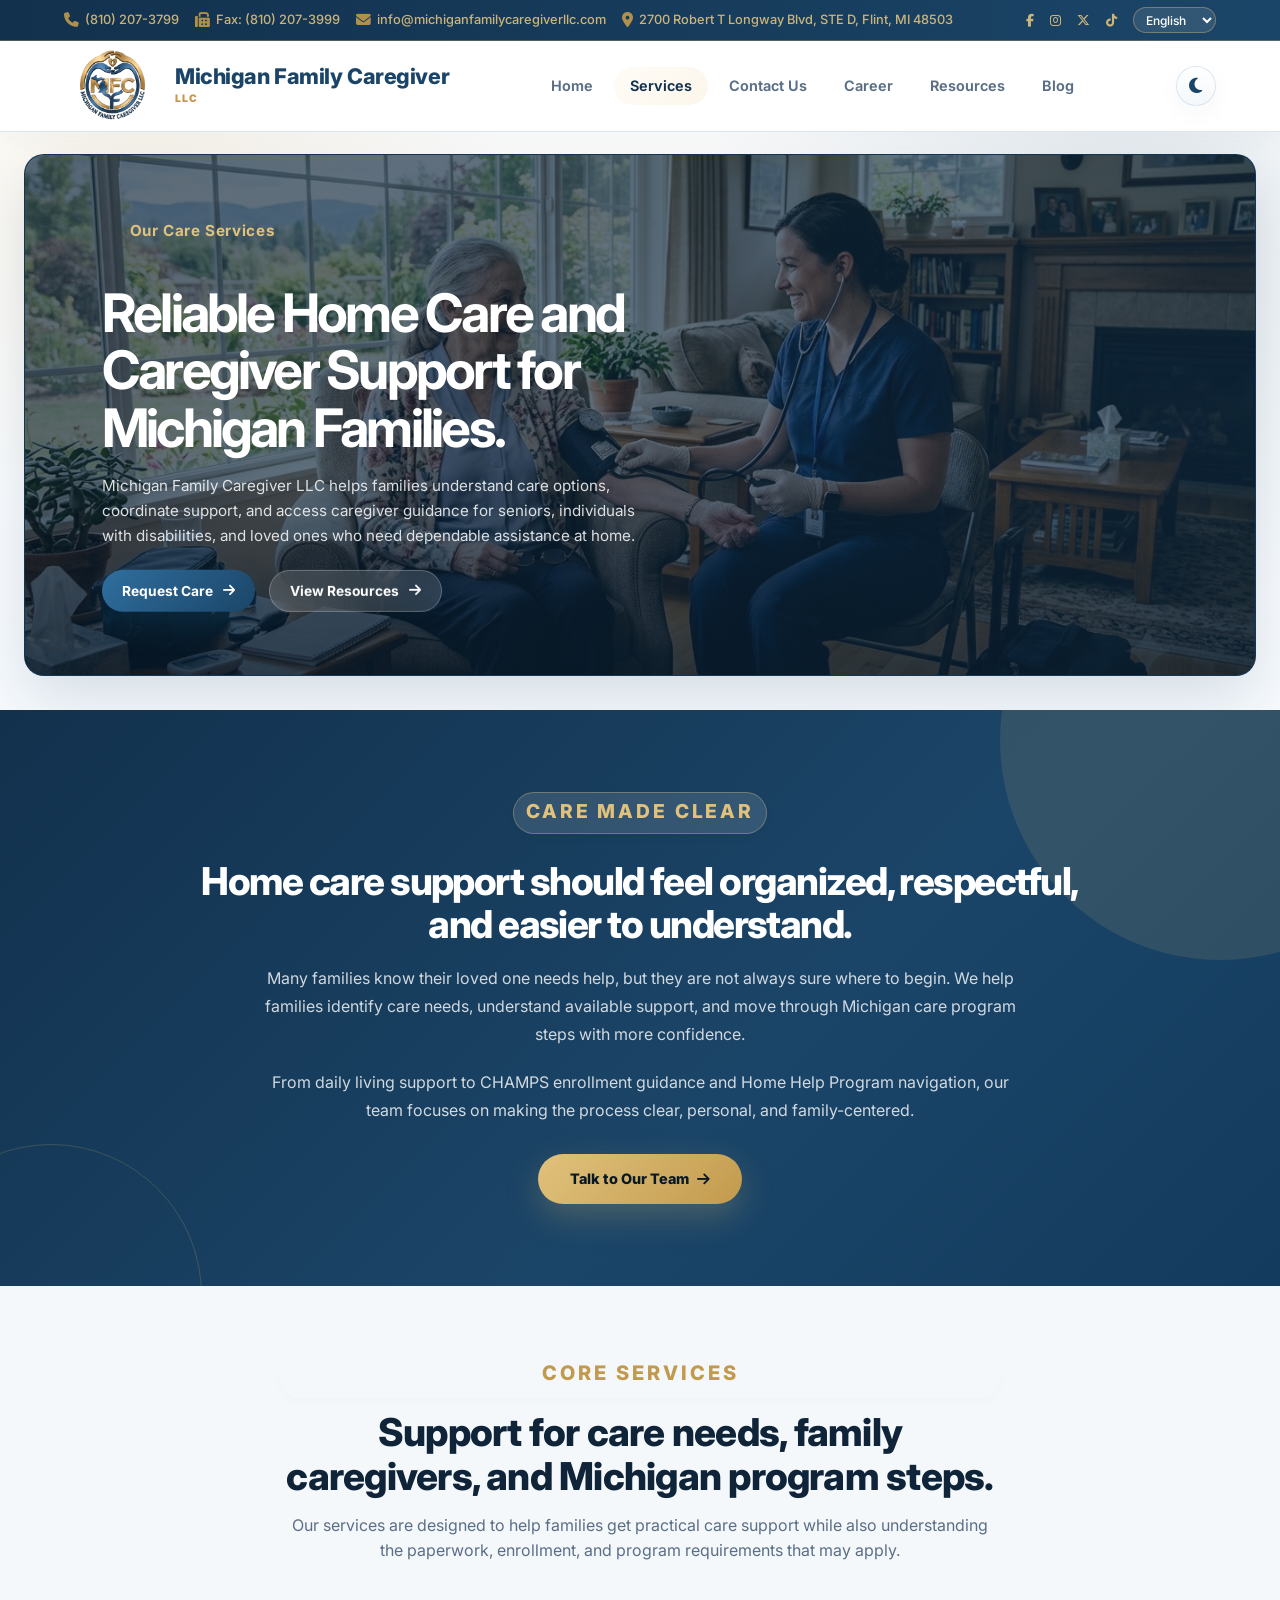
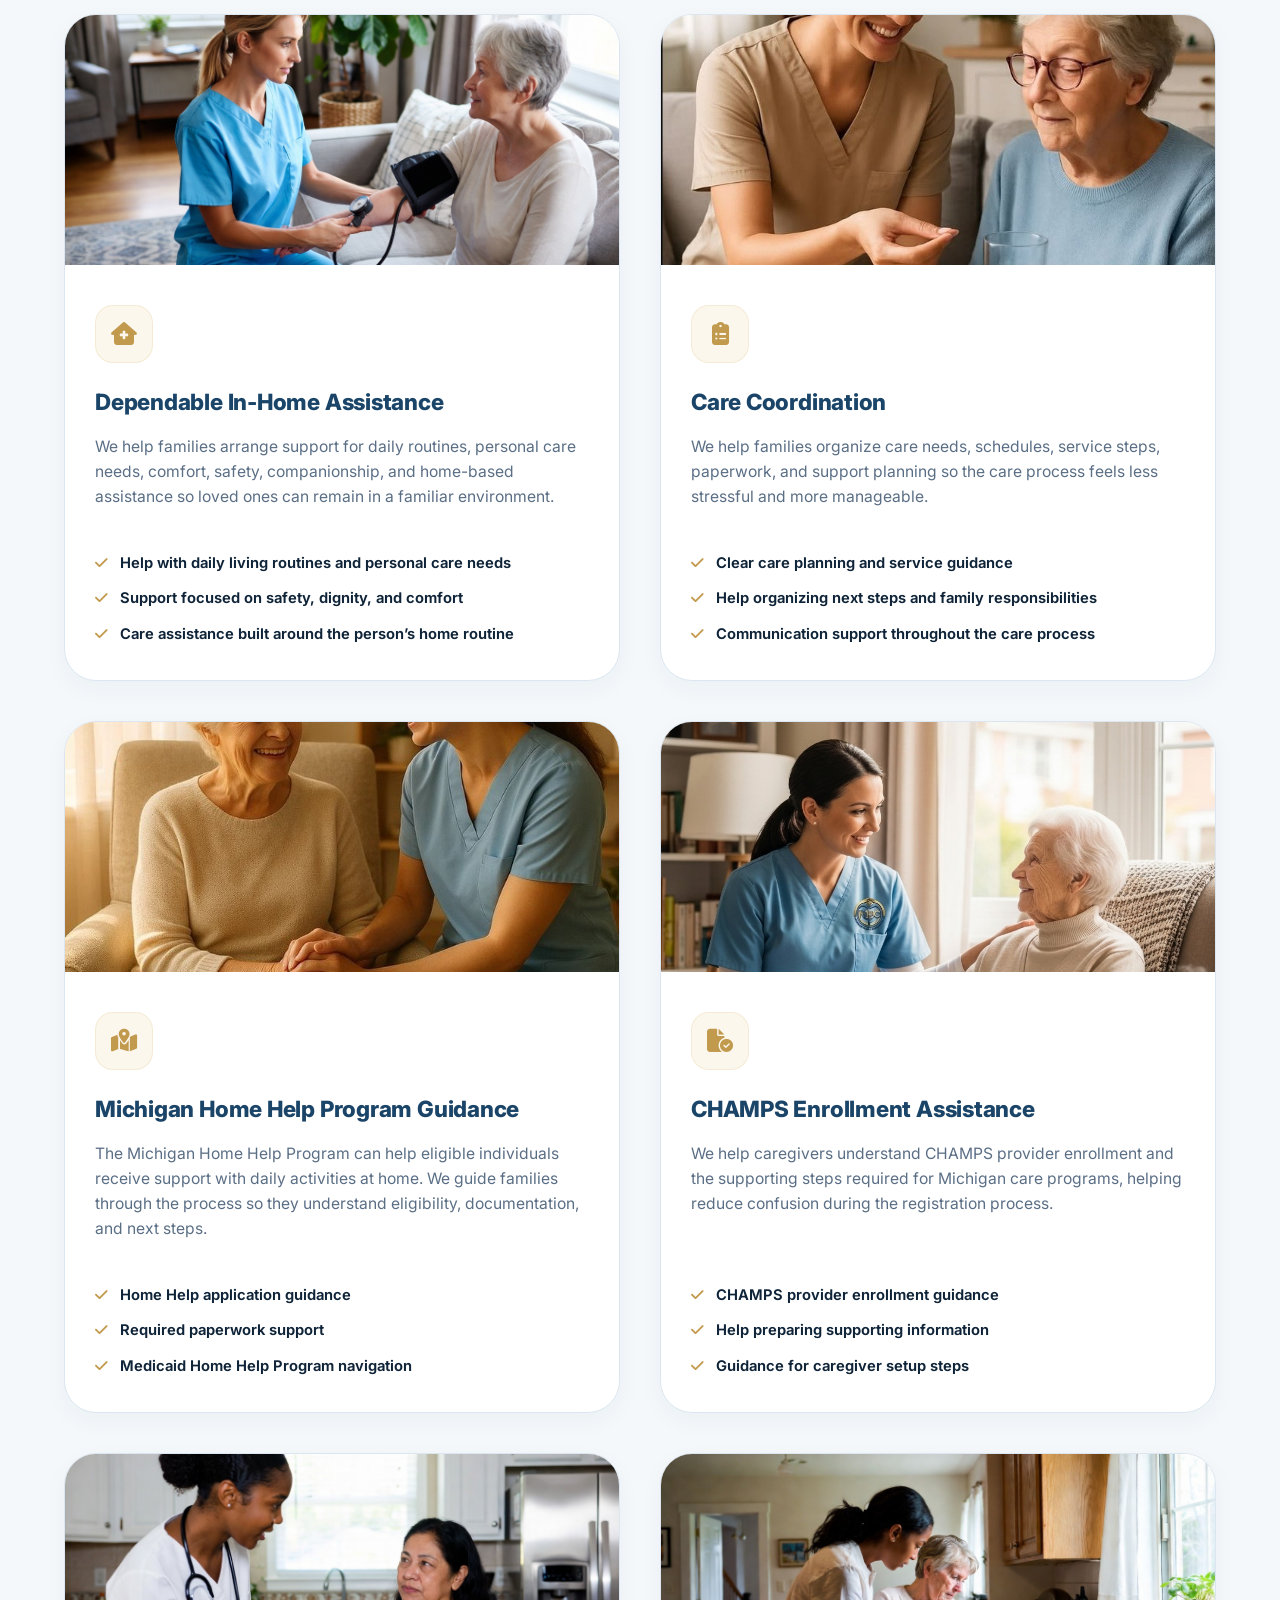
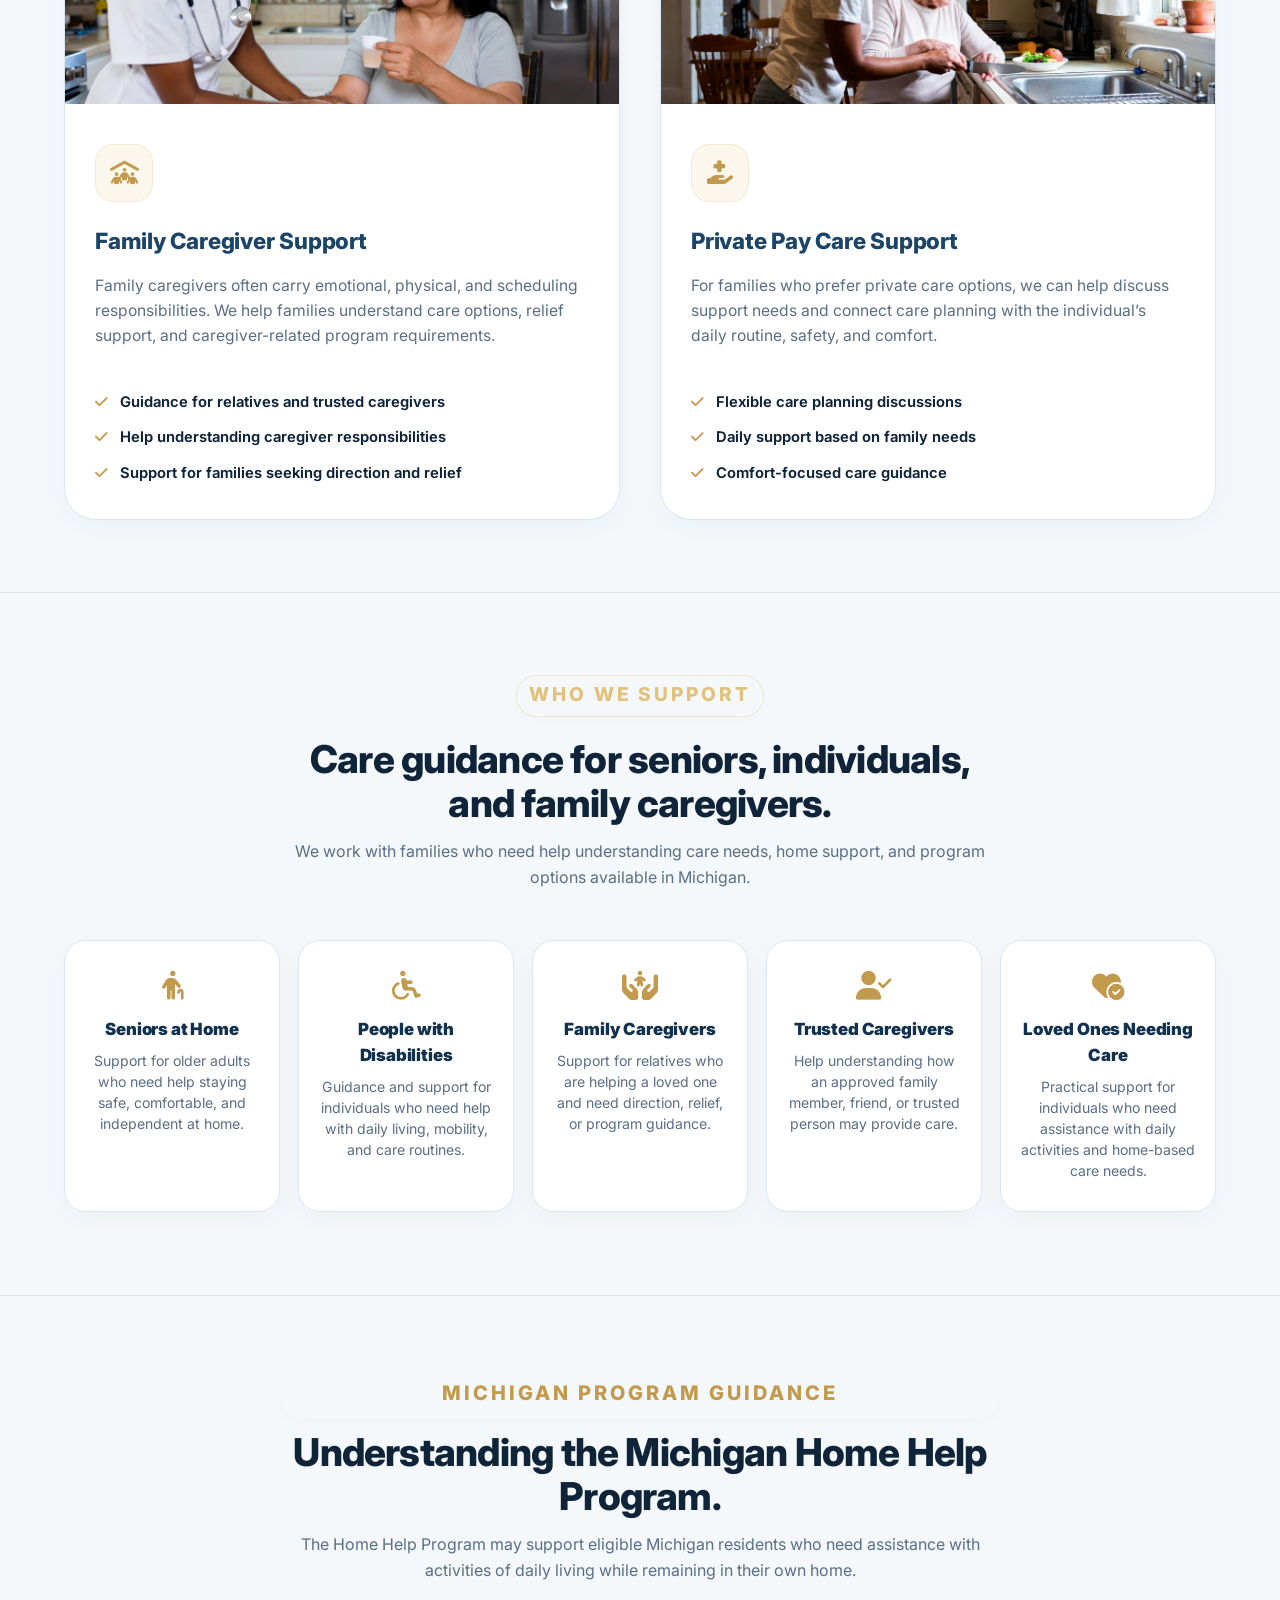
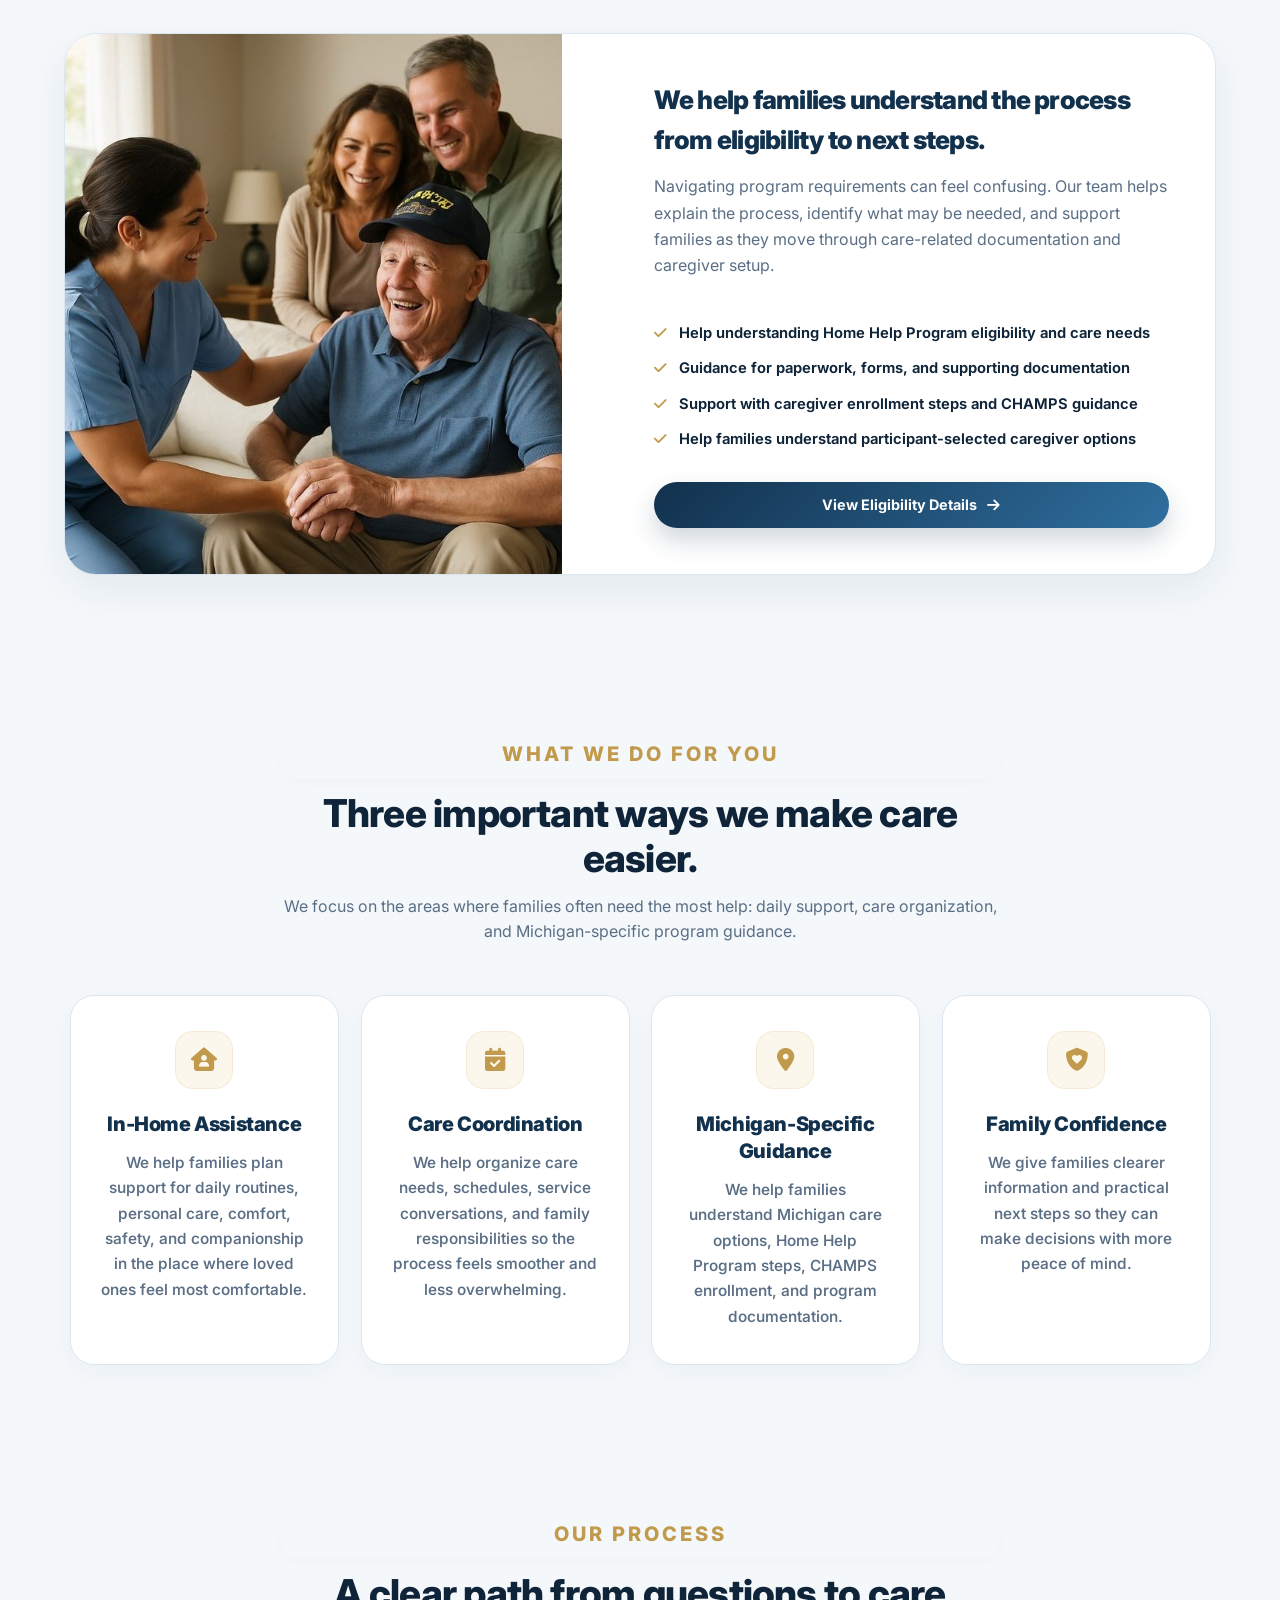
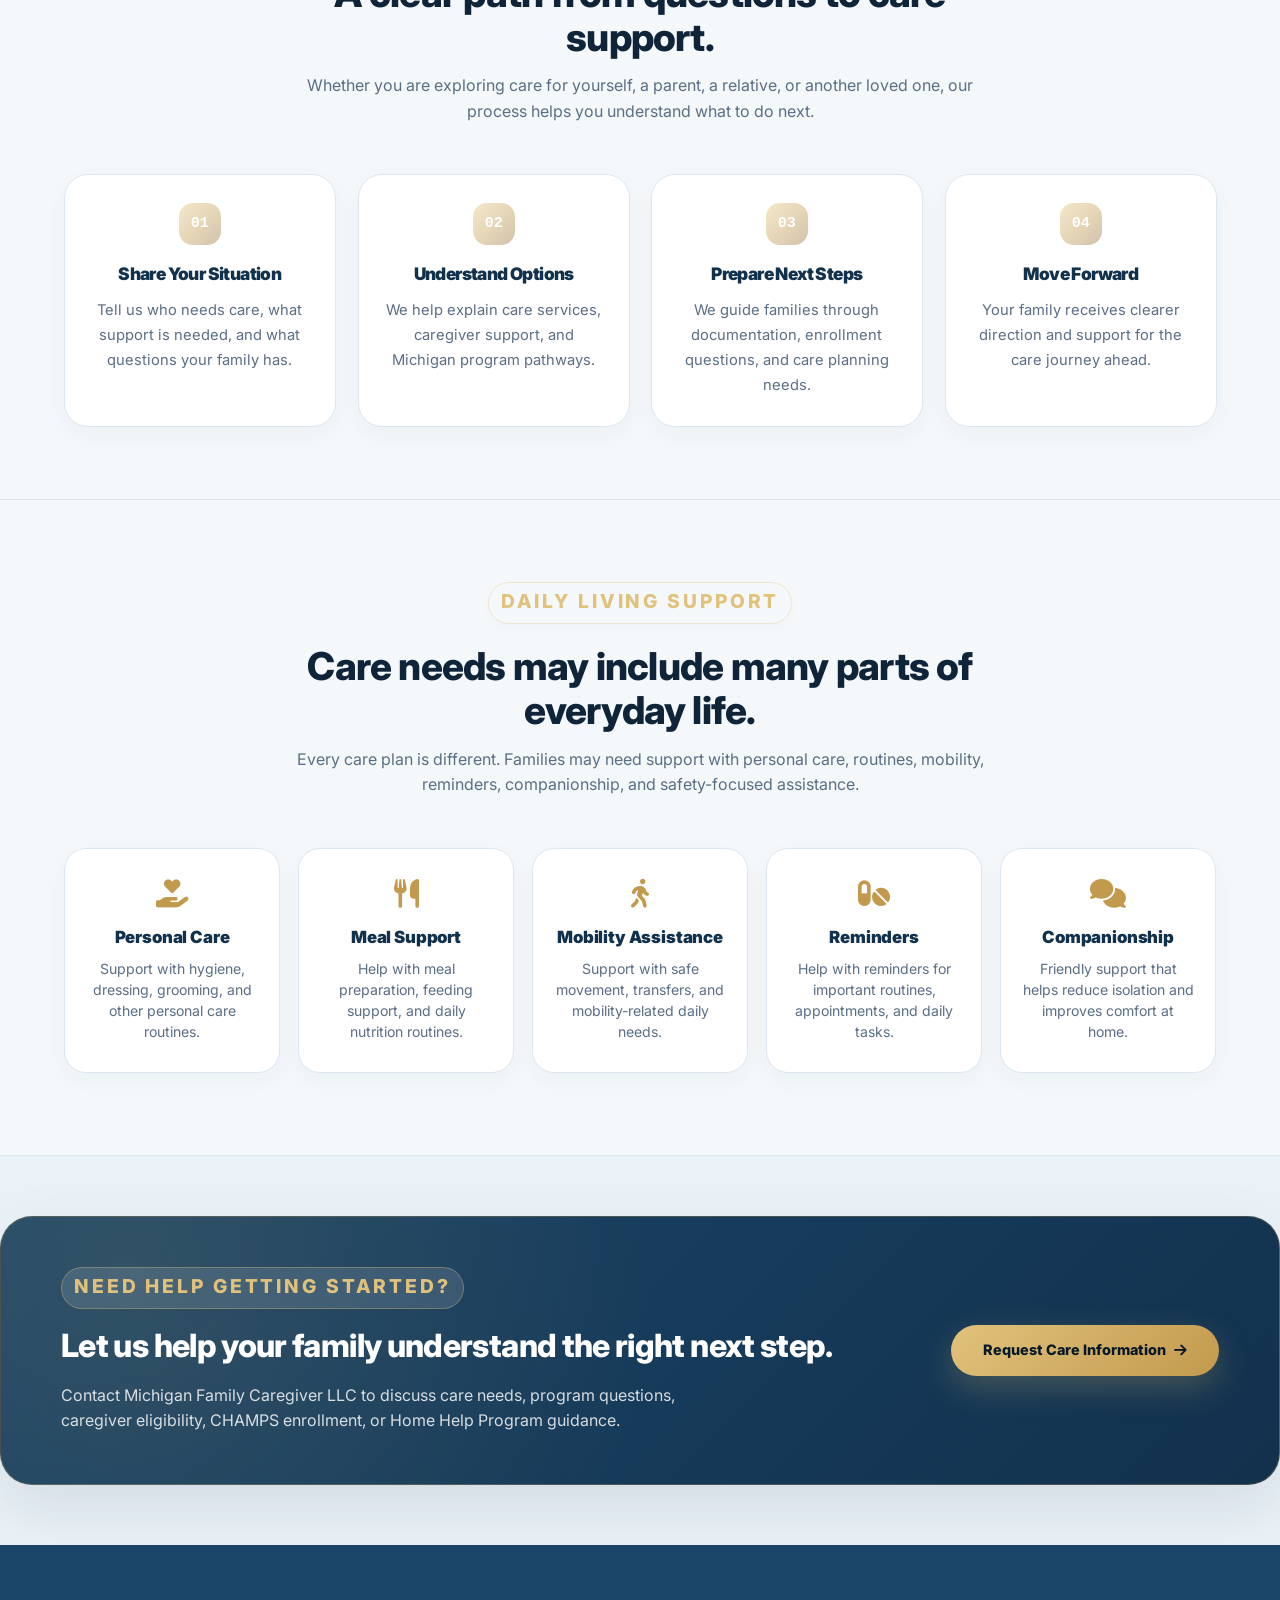
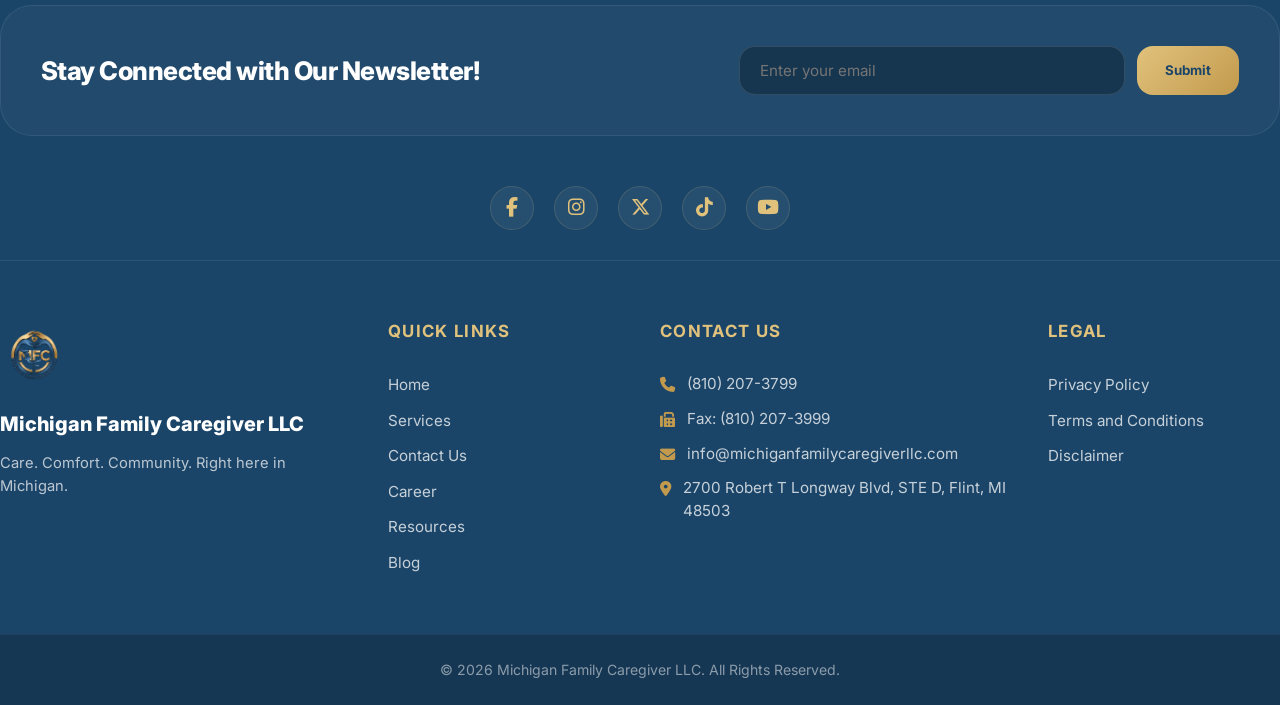
<file: services.html>
<!DOCTYPE html>
<html lang="en">
<head>
    <!-- =========================
        BASIC META
    ========================== -->
    <meta charset="UTF-8">
    <meta name="viewport" content="width=device-width, initial-scale=1.0">
    <title>Services | Michigan Family Caregiver LLC</title>
    <link rel="icon" type="image/png" href="assets/images/favicon.png">
    <link rel="shortcut icon" type="image/png" href="assets/images/favicon.png">
    <link rel="apple-touch-icon" href="assets/images/favicon.png">
    <meta name="description" content="Explore Michigan Family Caregiver LLC services including in-home assistance, care coordination, family caregiver support, CHAMPS enrollment guidance, Michigan Home Help Program navigation, and daily living support.">

    <!-- =========================
        GOOGLE FONT
    ========================== -->
    <link href="https://fonts.googleapis.com/css2?family=Inter:wght@400;500;600;700;800;900&display=swap" rel="stylesheet">

    <!-- =========================
        FONT AWESOME
    ========================== -->
    <link rel="stylesheet" href="https://cdnjs.cloudflare.com/ajax/libs/font-awesome/6.5.2/css/all.min.css">

    <!-- =========================
        CSS FILES
    ========================== -->
    
    <link rel="stylesheet" href="css/test.css">
</head>

<body>

    <!-- =========================
        TOP BAR
    ========================== -->
    <div class="top-bar">
        <div class="container top-bar-inner">

            <div class="top-left">
                <a href="tel:+18102073799">
                    <i class="fa-solid fa-phone"></i>
                    (810) 207-3799
                </a>

                <a href="fax:+18102073999">
                    <i class="fa-solid fa-fax"></i>
                    Fax: (810) 207-3999
                </a>

                <a href="mailto:info@michiganfamilycaregiverllc.com">
                    <i class="fa-solid fa-envelope"></i>
                    info@michiganfamilycaregiverllc.com
                </a>

                <a href="https://maps.app.goo.gl/53RwJ7epQXeNBymy7">
                    <i class="fa-solid fa-location-dot"></i>
                    <span>2700 Robert T Longway Blvd, STE D, Flint, MI 48503</span>
                </a>
            </div>

            <div class="top-right">
                <a href="#" aria-label="Facebook">
                    <i class="fa-brands fa-facebook-f"></i>
                </a>

                <a href="#" aria-label="Instagram">
                    <i class="fa-brands fa-instagram"></i>
                </a>

                <a href="#" aria-label="X">
                    <i class="fa-brands fa-x-twitter"></i>
                </a>

                <a href="#" aria-label="TikTok">
                    <i class="fa-brands fa-tiktok"></i>
                </a>

                <select class="language-select" aria-label="Select language">
                    <option value="en">English</option>
                    <option value="es">Spanish</option>
                    <option value="bn">Bangla</option>
                </select>
            </div>

        </div>
    </div>


    <!-- =========================
        HEADER
    ========================== -->
    <header class="main-header" id="mainHeader">
        <div class="container header-inner">

            <a href="index.html" class="logo-box">
                <img src="assets/images/logo.png" alt="Michigan Family Caregiver LLC Logo">

                <div class="logo-text">
                    <h1>Michigan Family Caregiver</h1>
                    <span>LLC</span>
                </div>
            </a>

            <nav class="navbar" id="navbar">
                <a href="index.html">Home</a>
                <a href="services.html" class="active">Services</a>
                <a href="contact.html">Contact Us</a>
                <a href="career.html">Career</a>
                <a href="resources.html">Resources</a>
                <a href="blog.html">Blog</a>
            </nav>

            <div class="header-actions">
                <button class="theme-toggle" id="themeToggle" aria-label="Toggle dark and light theme">
                    <i class="fa-solid fa-moon"></i>
                </button>

                <button class="hamburger" id="hamburger" aria-label="Open menu">
                    <span></span>
                    <span></span>
                    <span></span>
                </button>
            </div>

        </div>
    </header>


    <!-- =========================
        MAIN CONTENT
    ========================== -->
    <main>

        <!-- =========================
            SERVICES HERO
        ========================== -->
        <section class="service-page-hero page-hero-image">

            <div class="hero-landscape-card">
                <img src="assets/images/service-hero.jpg" alt="Caregiver supporting a senior at home">

                <div class="hero-overlay-content">
                    <span class="section-kicker">Our Care Services</span>

                    <h2>Reliable Home Care and Caregiver Support for Michigan Families.</h2>

                    <p>
                        Michigan Family Caregiver LLC helps families understand care options, coordinate support,
                        and access caregiver guidance for seniors, individuals with disabilities, and loved ones
                        who need dependable assistance at home.
                    </p>

                    <div class="hero-buttons">
                        <a href="contact.html" class="btn btn-primary">
                            Request Care
                            <i class="fa-solid fa-arrow-right"></i>
                        </a>

                        <a href="resources.html" class="btn btn-light">
                            View Resources
                            <i class="fa-solid fa-arrow-right"></i>
                        </a>
                    </div>
                </div>
            </div>

        </section>


        <!-- =========================
            SERVICES INTRO
        ========================== -->
        <section class="intro-dark-section">
            <div class="container intro-dark-box">

                <span class="section-kicker light">Care Made Clear</span>

                <h2>Home care support should feel organized, respectful, and easier to understand.</h2>

                <p>
                    Many families know their loved one needs help, but they are not always sure where to begin.
                    We help families identify care needs, understand available support, and move through
                    Michigan care program steps with more confidence.
                </p>

                <p>
                    From daily living support to CHAMPS enrollment guidance and Home Help Program navigation,
                    our team focuses on making the process clear, personal, and family-centered.
                </p>

                <a href="contact.html" class="btn btn-gold">
                    Talk to Our Team
                    <i class="fa-solid fa-arrow-right"></i>
                </a>

            </div>
        </section>


        <!-- =========================
            CORE SERVICES
        ========================== -->
        <section class="services-page-section">
            <div class="container">

                <div class="section-heading center">
                    <span class="section-kicker">Core Services</span>

                    <h2>Support for care needs, family caregivers, and Michigan program steps.</h2>

                    <p>
                        Our services are designed to help families get practical care support while also
                        understanding the paperwork, enrollment, and program requirements that may apply.
                    </p>
                </div>

                <div class="services-detail-grid">

                    <article class="service-detail-card">
                        <div class="service-detail-image">
                            <img src="assets/images/service-1.jpg" alt="In-home caregiver support">
                        </div>

                        <div class="service-detail-content">
                            <div class="service-detail-icon">
                                <i class="fa-solid fa-house-medical"></i>
                            </div>

                            <h3>Dependable In-Home Assistance</h3>

                            <p>
                                We help families arrange support for daily routines, personal care needs,
                                comfort, safety, companionship, and home-based assistance so loved ones can
                                remain in a familiar environment.
                            </p>

                            <ul class="check-list">
                                <li>
                                    <i class="fa-solid fa-check"></i>
                                    Help with daily living routines and personal care needs
                                </li>

                                <li>
                                    <i class="fa-solid fa-check"></i>
                                    Support focused on safety, dignity, and comfort
                                </li>

                                <li>
                                    <i class="fa-solid fa-check"></i>
                                    Care assistance built around the person’s home routine
                                </li>
                            </ul>
                        </div>
                    </article>

                    <article class="service-detail-card">
                        <div class="service-detail-image">
                            <img src="assets/images/service-2.jpg" alt="Care coordination support">
                        </div>

                        <div class="service-detail-content">
                            <div class="service-detail-icon">
                                <i class="fa-solid fa-clipboard-list"></i>
                            </div>

                            <h3>Care Coordination</h3>

                            <p>
                                We help families organize care needs, schedules, service steps, paperwork,
                                and support planning so the care process feels less stressful and more manageable.
                            </p>

                            <ul class="check-list">
                                <li>
                                    <i class="fa-solid fa-check"></i>
                                    Clear care planning and service guidance
                                </li>

                                <li>
                                    <i class="fa-solid fa-check"></i>
                                    Help organizing next steps and family responsibilities
                                </li>

                                <li>
                                    <i class="fa-solid fa-check"></i>
                                    Communication support throughout the care process
                                </li>
                            </ul>
                        </div>
                    </article>

                    <article class="service-detail-card">
                        <div class="service-detail-image">
                            <img src="assets/images/service-3.jpg" alt="Michigan Home Help Program guidance">
                        </div>

                        <div class="service-detail-content">
                            <div class="service-detail-icon">
                                <i class="fa-solid fa-map-location-dot"></i>
                            </div>

                            <h3>Michigan Home Help Program Guidance</h3>

                            <p>
                                The Michigan Home Help Program can help eligible individuals receive support
                                with daily activities at home. We guide families through the process so they
                                understand eligibility, documentation, and next steps.
                            </p>

                            <ul class="check-list">
                                <li>
                                    <i class="fa-solid fa-check"></i>
                                    Home Help application guidance
                                </li>

                                <li>
                                    <i class="fa-solid fa-check"></i>
                                    Required paperwork support
                                </li>

                                <li>
                                    <i class="fa-solid fa-check"></i>
                                    Medicaid Home Help Program navigation
                                </li>
                            </ul>
                        </div>
                    </article>

                    <article class="service-detail-card">
                        <div class="service-detail-image">
                            <img src="assets/images/service-4.jpg" alt="CHAMPS caregiver enrollment assistance">
                        </div>

                        <div class="service-detail-content">
                            <div class="service-detail-icon">
                                <i class="fa-solid fa-file-circle-check"></i>
                            </div>

                            <h3>CHAMPS Enrollment Assistance</h3>

                            <p>
                                We help caregivers understand CHAMPS provider enrollment and the supporting
                                steps required for Michigan care programs, helping reduce confusion during
                                the registration process.
                            </p>

                            <ul class="check-list">
                                <li>
                                    <i class="fa-solid fa-check"></i>
                                    CHAMPS provider enrollment guidance
                                </li>

                                <li>
                                    <i class="fa-solid fa-check"></i>
                                    Help preparing supporting information
                                </li>

                                <li>
                                    <i class="fa-solid fa-check"></i>
                                    Guidance for caregiver setup steps
                                </li>
                            </ul>
                        </div>
                    </article>

                    <article class="service-detail-card">
                        <div class="service-detail-image">
                            <img src="assets/images/service-family.jpg" alt="Family caregiver support">
                        </div>

                        <div class="service-detail-content">
                            <div class="service-detail-icon">
                                <i class="fa-solid fa-people-roof"></i>
                            </div>

                            <h3>Family Caregiver Support</h3>

                            <p>
                                Family caregivers often carry emotional, physical, and scheduling responsibilities.
                                We help families understand care options, relief support, and caregiver-related
                                program requirements.
                            </p>

                            <ul class="check-list">
                                <li>
                                    <i class="fa-solid fa-check"></i>
                                    Guidance for relatives and trusted caregivers
                                </li>

                                <li>
                                    <i class="fa-solid fa-check"></i>
                                    Help understanding caregiver responsibilities
                                </li>

                                <li>
                                    <i class="fa-solid fa-check"></i>
                                    Support for families seeking direction and relief
                                </li>
                            </ul>
                        </div>
                    </article>

                    <article class="service-detail-card">
                        <div class="service-detail-image">
                            <img src="assets/images/service-private.jpg" alt="Private pay care services">
                        </div>

                        <div class="service-detail-content">
                            <div class="service-detail-icon">
                                <i class="fa-solid fa-hand-holding-medical"></i>
                            </div>

                            <h3>Private Pay Care Support</h3>

                            <p>
                                For families who prefer private care options, we can help discuss support needs
                                and connect care planning with the individual’s daily routine, safety, and comfort.
                            </p>

                            <ul class="check-list">
                                <li>
                                    <i class="fa-solid fa-check"></i>
                                    Flexible care planning discussions
                                </li>

                                <li>
                                    <i class="fa-solid fa-check"></i>
                                    Daily support based on family needs
                                </li>

                                <li>
                                    <i class="fa-solid fa-check"></i>
                                    Comfort-focused care guidance
                                </li>
                            </ul>
                        </div>
                    </article>

                </div>

            </div>
        </section>


        <!-- =========================
            WHO WE SUPPORT
        ========================== -->
        <section class="daily-support-section">
            <div class="container">

                <div class="section-heading center">
                    <span class="section-kicker light">Who We Support</span>

                    <h2 class=h2light>Care guidance for seniors, individuals, and family caregivers.</h2>

                    <p>
                        We work with families who need help understanding care needs, home support,
                        and program options available in Michigan.
                    </p>
                </div>

                <div class="daily-support-grid">

                    <div class="daily-support-card">
                        <i class="fa-solid fa-person-cane"></i>
                        <h3>Seniors at Home</h3>
                        <p>
                            Support for older adults who need help staying safe, comfortable,
                            and independent at home.
                        </p>
                    </div>

                    <div class="daily-support-card">
                        <i class="fa-solid fa-wheelchair"></i>
                        <h3>People with Disabilities</h3>
                        <p>
                            Guidance and support for individuals who need help with daily living,
                            mobility, and care routines.
                        </p>
                    </div>

                    <div class="daily-support-card">
                        <i class="fa-solid fa-hands-holding-child"></i>
                        <h3>Family Caregivers</h3>
                        <p>
                            Support for relatives who are helping a loved one and need direction,
                            relief, or program guidance.
                        </p>
                    </div>

                    <div class="daily-support-card">
                        <i class="fa-solid fa-user-check"></i>
                        <h3>Trusted Caregivers</h3>
                        <p>
                            Help understanding how an approved family member, friend, or trusted person
                            may provide care.
                        </p>
                    </div>

                    <div class="daily-support-card">
                        <i class="fa-solid fa-heart-circle-check"></i>
                        <h3>Loved Ones Needing Care</h3>
                        <p>
                            Practical support for individuals who need assistance with daily activities
                            and home-based care needs.
                        </p>
                    </div>

                </div>

            </div>
        </section>


        <!-- =========================
            HOME HELP PROGRAM
        ========================== -->
        <section class="program-section">
            <div class="container">

                <div class="section-heading center">
                    <span class="section-kicker">Michigan Program Guidance</span>

                    <h2>Understanding the Michigan Home Help Program.</h2>

                    <p>
                        The Home Help Program may support eligible Michigan residents who need assistance
                        with activities of daily living while remaining in their own home.
                    </p>
                </div>

                <div class="program-card">
                    <div class="program-image">
                        <img src="assets/images/service-home-help.jpeg" alt="Michigan Home Help Program support">
                    </div>

                    <div class="program-content">
                        <h3>We help families understand the process from eligibility to next steps.</h3>

                        <p>
                            Navigating program requirements can feel confusing. Our team helps explain the process,
                            identify what may be needed, and support families as they move through care-related
                            documentation and caregiver setup.
                        </p>

                        <ul class="check-list">
                            <li>
                                <i class="fa-solid fa-check"></i>
                                Help understanding Home Help Program eligibility and care needs
                            </li>

                            <li>
                                <i class="fa-solid fa-check"></i>
                                Guidance for paperwork, forms, and supporting documentation
                            </li>

                            <li>
                                <i class="fa-solid fa-check"></i>
                                Support with caregiver enrollment steps and CHAMPS guidance
                            </li>

                            <li>
                                <i class="fa-solid fa-check"></i>
                                Help families understand participant-selected caregiver options
                            </li>
                        </ul>

                        <a href="resources.html#caregiverEligibility" class="btn btn-primary">
                            View Eligibility Details
                            <i class="fa-solid fa-arrow-right"></i>
                        </a>
                    </div>
                </div>

            </div>
        </section>


        <!-- =========================
            WHAT WE DO FOR YOU
        ========================== -->
        <section class="services-section">
            <div class="container">

                <div class="section-heading center">
                    <span class="section-kicker">What We Do For You</span>

                    <h2>Three important ways we make care easier.</h2>

                    <p>
                        We focus on the areas where families often need the most help:
                        daily support, care organization, and Michigan-specific program guidance.
                    </p>
                </div>

                <div class="service-grid">

                    <article class="service-card">
                        <div class="service-body">
                            <div class="service-detail-icon">
                                <i class="fa-solid fa-house-user"></i>
                            </div>

                            <h3>In-Home Assistance</h3>

                            <p>
                                We help families plan support for daily routines, personal care, comfort,
                                safety, and companionship in the place where loved ones feel most comfortable.
                            </p>
                        </div>
                    </article>

                    <article class="service-card">
                        <div class="service-body">
                            <div class="service-detail-icon">
                                <i class="fa-solid fa-calendar-check"></i>
                            </div>

                            <h3>Care Coordination</h3>

                            <p>
                                We help organize care needs, schedules, service conversations, and family
                                responsibilities so the process feels smoother and less overwhelming.
                            </p>
                        </div>
                    </article>

                    <article class="service-card">
                        <div class="service-body">
                            <div class="service-detail-icon">
                                <i class="fa-solid fa-location-dot"></i>
                            </div>

                            <h3>Michigan-Specific Guidance</h3>

                            <p>
                                We help families understand Michigan care options, Home Help Program steps,
                                CHAMPS enrollment, and program documentation.
                            </p>
                        </div>
                    </article>

                    <article class="service-card">
                        <div class="service-body">
                            <div class="service-detail-icon">
                                <i class="fa-solid fa-shield-heart"></i>
                            </div>

                            <h3>Family Confidence</h3>

                            <p>
                                We give families clearer information and practical next steps so they can make
                                decisions with more peace of mind.
                            </p>
                        </div>
                    </article>

                </div>

            </div>
        </section>


        <!-- =========================
            CARE PROCESS
        ========================== -->
        <section class="care-process-section">
            <div class="container">

                <div class="section-heading center">
                    <span class="section-kicker">Our Process</span>

                    <h2>A clear path from questions to care support.</h2>

                    <p>
                        Whether you are exploring care for yourself, a parent, a relative, or another loved one,
                        our process helps you understand what to do next.
                    </p>
                </div>

                <div class="process-grid">

                    <div class="process-card">
                        <span>01</span>
                        <h3>Share Your Situation</h3>
                        <p>
                            Tell us who needs care, what support is needed, and what questions your family has.
                        </p>
                    </div>

                    <div class="process-card">
                        <span>02</span>
                        <h3>Understand Options</h3>
                        <p>
                            We help explain care services, caregiver support, and Michigan program pathways.
                        </p>
                    </div>

                    <div class="process-card">
                        <span>03</span>
                        <h3>Prepare Next Steps</h3>
                        <p>
                            We guide families through documentation, enrollment questions, and care planning needs.
                        </p>
                    </div>

                    <div class="process-card">
                        <span>04</span>
                        <h3>Move Forward</h3>
                        <p>
                            Your family receives clearer direction and support for the care journey ahead.
                        </p>
                    </div>

                </div>

            </div>
        </section>


        <!-- =========================
            DAILY LIVING SUPPORT
        ========================== -->
        <section class="daily-support-section">
            <div class="container">

                <div class="section-heading center">
                    <span class="section-kicker light">Daily Living Support</span>

                    <h2 class=h2light>Care needs may include many parts of everyday life.</h2>

                    <p>
                        Every care plan is different. Families may need support with personal care,
                        routines, mobility, reminders, companionship, and safety-focused assistance.
                    </p>
                </div>

                <div class="daily-support-grid">

                    <div class="daily-support-card">
                        <i class="fa-solid fa-hand-holding-heart"></i>
                        <h3>Personal Care</h3>
                        <p>
                            Support with hygiene, dressing, grooming, and other personal care routines.
                        </p>
                    </div>

                    <div class="daily-support-card">
                        <i class="fa-solid fa-utensils"></i>
                        <h3>Meal Support</h3>
                        <p>
                            Help with meal preparation, feeding support, and daily nutrition routines.
                        </p>
                    </div>

                    <div class="daily-support-card">
                        <i class="fa-solid fa-person-walking"></i>
                        <h3>Mobility Assistance</h3>
                        <p>
                            Support with safe movement, transfers, and mobility-related daily needs.
                        </p>
                    </div>

                    <div class="daily-support-card">
                        <i class="fa-solid fa-pills"></i>
                        <h3>Reminders</h3>
                        <p>
                            Help with reminders for important routines, appointments, and daily tasks.
                        </p>
                    </div>

                    <div class="daily-support-card">
                        <i class="fa-solid fa-comments"></i>
                        <h3>Companionship</h3>
                        <p>
                            Friendly support that helps reduce isolation and improves comfort at home.
                        </p>
                    </div>

                </div>

            </div>
        </section>


        <!-- =========================
            CTA SECTION
        ========================== -->
        <section class="service-cta-section">
            <div class="container service-cta-box">

                <div>
                    <span class="section-kicker light">Need Help Getting Started?</span>

                    <h2>Let us help your family understand the right next step.</h2>

                    <p>
                        Contact Michigan Family Caregiver LLC to discuss care needs, program questions,
                        caregiver eligibility, CHAMPS enrollment, or Home Help Program guidance.
                    </p>
                </div>

                <a href="contact.html" class="btn btn-gold">
                    Request Care Information
                    <i class="fa-solid fa-arrow-right"></i>
                </a>

            </div>
        </section>

    </main>


    <!-- =========================
        SUCCESS MODAL
    ========================== -->
    <div class="modal-overlay" id="successModal">
        <div class="success-modal">

            <button class="modal-close" id="modalClose" aria-label="Close modal">
                <i class="fa-solid fa-xmark"></i>
            </button>

            <div class="success-icon">
                <i class="fa-solid fa-check"></i>
            </div>

            <h2>Thank you for submitting!</h2>
            <p>Our team will contact you soon.</p>

            <button class="btn btn-primary" id="modalDoneBtn">
                Done
            </button>

        </div>
    </div>


    <!-- =========================
        FOOTER
    ========================== -->
    <footer class="footer">

        <div class="newsletter-section">
            <div class="container newsletter-box">

                <h2>Stay Connected with Our Newsletter!</h2>

                <form class="newsletter-form" id="newsletterForm">
                    <input type="email" placeholder="Enter your email">
                    <button type="submit">Submit</button>
                </form>

            </div>
        </div>

        <div class="social-footer">
            <a href="#">Facebook</a>
            <a href="#">Instagram</a>
            <a href="#">X</a>
            <a href="#">TikTok</a>
            <a href="#">YouTube</a>
        </div>

        <div class="container footer-main">

            <div class="footer-brand">
                <img src="assets/images/logo.png" alt="Michigan Family Caregiver LLC Logo">

                <h3>Michigan Family Caregiver LLC</h3>

                <p>
                    Care. Comfort. Community. Right here in Michigan.
                </p>
            </div>

            <div class="footer-links">
                <h4>Quick Links</h4>

                <a href="index.html">Home</a>
                <a href="services.html">Services</a>
                <a href="contact.html">Contact Us</a>
                <a href="career.html">Career</a>
                <a href="resources.html">Resources</a>
                <a href="blog.html">Blog</a>
            </div>

            <div class="footer-links contact-links">

                <h4>Contact Us</h4>

                <a href="tel:+18102073799">
                    <i class="fa-solid fa-phone"></i>
                    <span>(810) 207-3799</span>
                </a>

                <a href="tel:+18102073999">
                    <i class="fa-solid fa-fax"></i>
                    <span>Fax: (810) 207-3999</span>
                </a>

                <a href="mailto:info@michiganfc.com">
                    <i class="fa-solid fa-envelope"></i>
                    <span>info@michiganfamilycaregiverllc.com</span>
                </a>

                <a href="https://maps.app.goo.gl/53RwJ7epQXeNBymy7">
                    <i class="fa-solid fa-location-dot"></i>
                    <span>2700 Robert T Longway Blvd, STE D, Flint, MI 48503</span>
                </a>

            </div>

            <div class="footer-links">
                <h4>Legal</h4>

                <a href="privacy-policy.html">Privacy Policy</a>
                <a href="terms-and-conditions.html">Terms and Conditions</a>
                <a href="disclaimer.html">Disclaimer</a>

            </div>

        </div>

        <div class="footer-bottom">
            <p>© 2026 Michigan Family Caregiver LLC. All Rights Reserved.</p>
        </div>

    </footer>




<style>
.back-to-top{
position:fixed;
right:28px;
bottom:28px;
width:58px;
height:58px;
border:none;
border-radius:50%;
display:flex;
align-items:center;
justify-content:center;
background:linear-gradient(135deg,var(--gold-bright),var(--gold-main),var(--gold-dark));
color:#fff;
font-size:1.15rem;
cursor:pointer;
z-index:9999;
opacity:0;
visibility:hidden;
transform:translateY(20px);
transition:all .35s ease;
box-shadow:0 12px 30px rgba(0,0,0,.22);
}

.back-to-top.show{
opacity:1;
visibility:visible;
transform:translateY(0);
}

.back-to-top:hover{
transform:translateY(-6px);
box-shadow:0 18px 40px rgba(0,0,0,.28);
}

.back-to-top i{
pointer-events:none;
}

body.dark-mode .back-to-top{
box-shadow:0 12px 30px rgba(0,0,0,.45);
}

@media(max-width:768px){
.back-to-top{
width:52px;
height:52px;
right:18px;
bottom:18px;
font-size:1rem;
}
}
</style>

<button class="back-to-top" id="backToTop">
<i class="fa-solid fa-arrow-up"></i>
</button>

<script>
const backToTopBtn=document.getElementById("backToTop");

window.addEventListener("scroll",function(){
if(window.scrollY>400){
backToTopBtn.classList.add("show");
}else{
backToTopBtn.classList.remove("show");
}
});

backToTopBtn.addEventListener("click",function(){
window.scrollTo({
top:0,
behavior:"smooth"
});
});
</script>


    <!-- =========================
        MAIN JS
    ========================== -->
    <script src="js/main.js"></script>

</body>
</html>
</file>
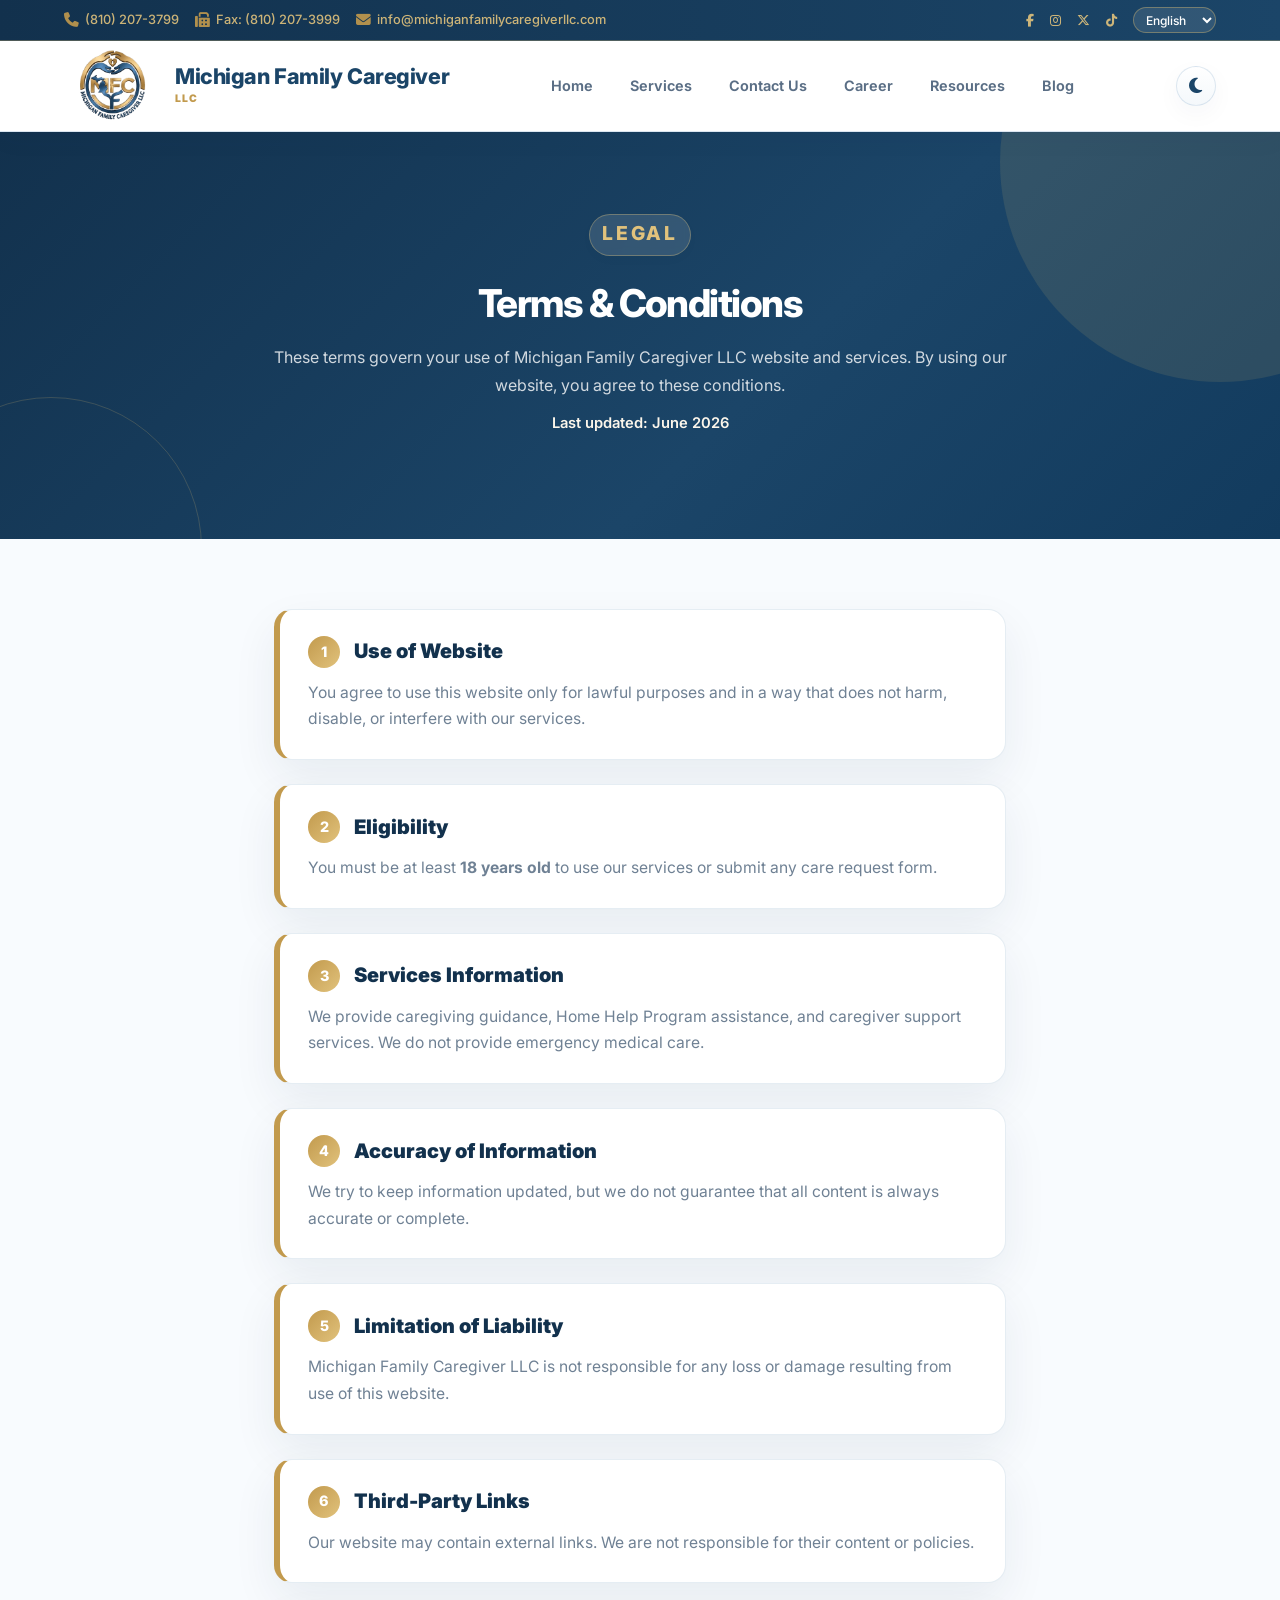
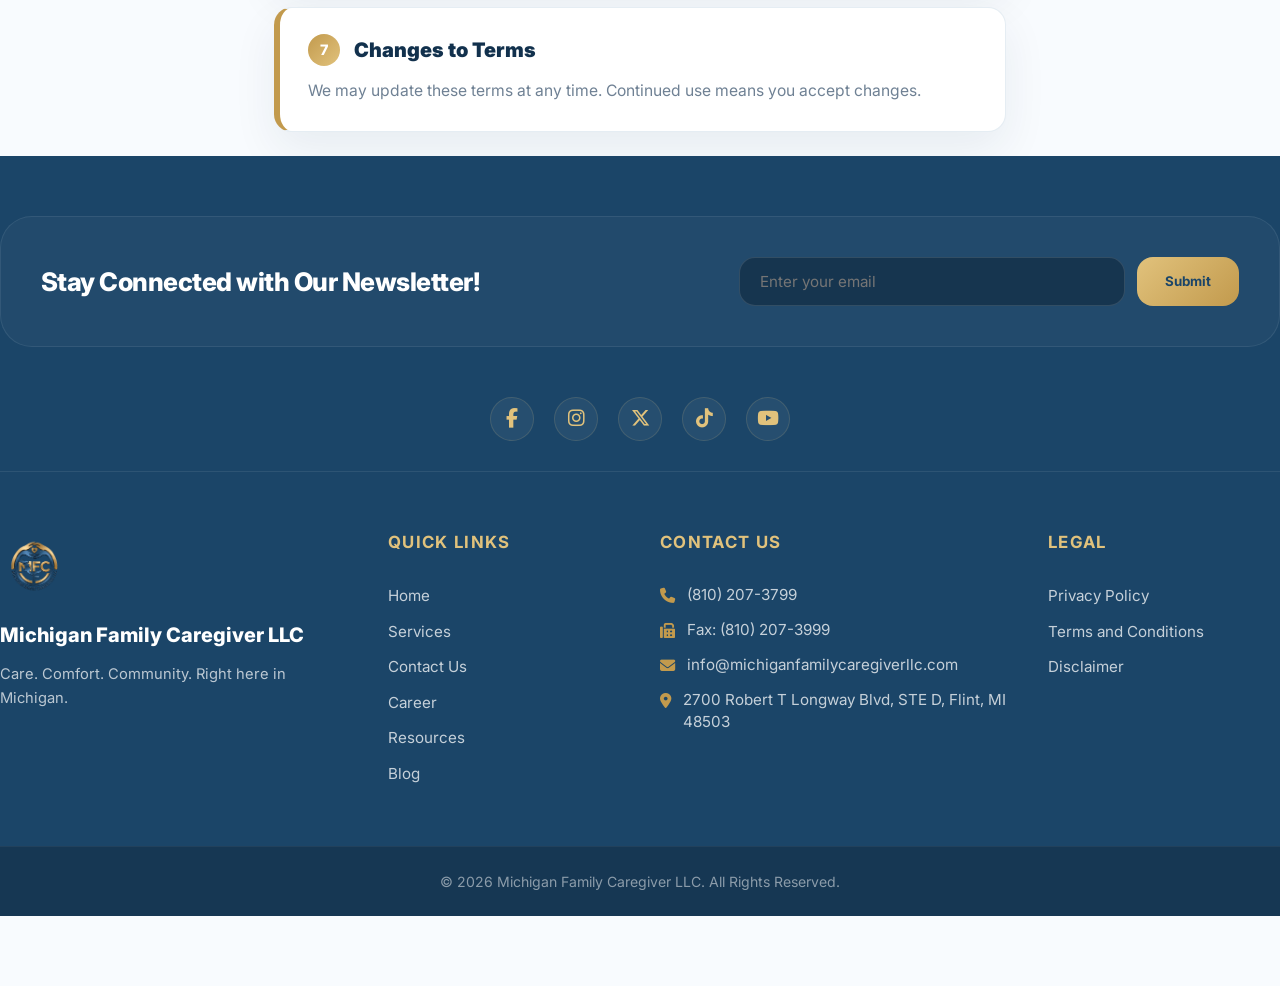
<file: terms-and-conditions.html>
<!DOCTYPE html>
<html lang="en">
<head>
    <meta charset="UTF-8">
    <meta name="viewport" content="width=device-width, initial-scale=1.0">

    <title>Terms & Conditions | Michigan Family Caregiver LLC</title>

    <link rel="icon" type="image/png" href="assets/images/favicon.png">

    <link href="https://fonts.googleapis.com/css2?family=Inter:wght@400;500;600;700;800;900&display=swap" rel="stylesheet">

    <link rel="stylesheet" href="https://cdnjs.cloudflare.com/ajax/libs/font-awesome/6.5.2/css/all.min.css">

    <link rel="stylesheet" href="css/test.css">
    
    <style>

    body{
        font-family: "Inter", sans-serif;
    }

    /* HERO */
    .legal-hero{
        background: linear-gradient(135deg, #12314d, #1b4568);
        color: #fff;
        padding: 80px 0;
        text-align: center;
        position: relative;
        overflow: hidden;
    }

    .legal-hero::before{
        content:"";
        position:absolute;
        width:400px;
        height:400px;
        background: rgba(225,194,124,.15);
        filter: blur(90px);
        top:-100px;
        left:-120px;
    }

    .legal-hero h1{
        font-size: clamp(2rem,4vw,3rem);
        font-weight: 900;
        margin: 10px 0;
    }

    .legal-hero p{
        max-width: 750px;
        margin: 0 auto;
        color: rgba(255,255,255,.85);
        line-height: 1.7;
    }

    /* SECTION WRAPPER */
    .legal-section{
        padding: 70px 0;
        background: #f8fbfe;
    }

    /* CARD */
    .legal-card{
        background: #fff;
        border: 1px solid rgba(47,111,159,.12);
        border-left: 6px solid #c29a4d;
        border-radius: 18px;
        padding: 26px 28px;
        margin-bottom: 24px; /* Slightly improved spacing */
        box-shadow: 0 18px 45px rgba(18,49,77,.07);
        transition: .25s ease;
        position: relative;
        overflow: hidden;
    }

    .legal-card:hover{
        transform: translateY(-5px);
        box-shadow: 0 28px 60px rgba(18,49,77,.14);
        border-left-color: #e1c27c;
    }

    .legal-card::after{
        content:"";
        position:absolute;
        top:-40%;
        right:-40%;
        width:200px;
        height:200px;
        background: radial-gradient(circle, rgba(225,194,124,.18), transparent 70%);
        transform: rotate(25deg);
        pointer-events: none;
    }

    .legal-card h3{
        font-size: 1.25rem;
        font-weight: 900;
        color: #12314d;
        margin-bottom: 12px;
        display: flex;
        align-items: center;
    }

    .legal-card p{
        color: #6f8194;
        line-height: 1.7;
        font-size: .98rem;
        margin: 0;
    }

    /* BADGE */
    .legal-number{
        display:inline-flex;
        align-items:center;
        justify-content:center;
        width:32px;
        height:32px;
        min-width: 32px;
        border-radius:50%;
        background: linear-gradient(135deg,#c29a4d,#e1c27c);
        color:#fff;
        font-weight:800;
        font-size:.9rem;
        margin-right:14px;
    }

    /* Theme Engine Support */
    body.dark-mode .legal-section {
        background: transparent;
    }
    body.dark-mode .legal-card {
        background: rgba(255, 255, 255, 0.03);
        border: 1px solid rgba(255, 255, 255, 0.08);
        border-left: 6px solid var(--gold-main, #c29a4d);
    }
    body.dark-mode .legal-card h3 {
        color: var(--white, #fff);
    }
    body.dark-mode .legal-card p {
        color: rgba(255, 255, 255, 0.72);
    }

    </style>
</head>

<body>

<div class="top-bar">
    <div class="container top-bar-inner">

        <div class="top-left">
            <a href="tel:+18102073799"><i class="fa-solid fa-phone"></i> (810) 207-3799</a>
            <a href="fax:+18102073999"><i class="fa-solid fa-fax"></i> Fax: (810) 207-3999</a>
            <a href="mailto:info@michiganfamilycaregiverllc.com">
                <i class="fa-solid fa-envelope"></i> info@michiganfamilycaregiverllc.com
            </a>
        </div>

        <div class="top-right">
            <a href="#" aria-label="Facebook"><i class="fa-brands fa-facebook-f"></i></a>
            <a href="#" aria-label="Instagram"><i class="fa-brands fa-instagram"></i></a>
            <a href="#" aria-label="X"><i class="fa-brands fa-x-twitter"></i></a>
            <a href="#" aria-label="TikTok"><i class="fa-brands fa-tiktok"></i></a>

            <select class="language-select" aria-label="Select Language">
                <option value="en">English</option>
                <option value="es">Spanish</option>
                <option value="bn">Bangla</option>
            </select>
        </div>

    </div>
</div>

<header class="main-header" id="mainHeader">
    <div class="container header-inner">

        <a href="index.html" class="logo-box">
            <img src="assets/images/logo.png" alt="Logo">

            <div class="logo-text">
                <h1>Michigan Family Caregiver</h1>
                <span>LLC</span>
            </div>
        </a>

        <nav class="navbar" id="navbar">
            <a href="index.html">Home</a>
            <a href="services.html">Services</a>
            <a href="contact.html">Contact Us</a>
            <a href="career.html">Career</a>
            <a href="resources.html">Resources</a>
            <a href="blog.html">Blog</a>
        </nav>

        <div class="header-actions">
            <button class="theme-toggle" id="themeToggle" aria-label="Toggle Theme">
                <i class="fa-solid fa-moon"></i>
            </button>

            <button class="hamburger" id="hamburger" aria-label="Menu">
                <span></span><span></span><span></span>
            </button>
        </div>

    </div>
</header>

<section class="intro-dark-section">
    <div class="container intro-dark-box" style="text-align: center;">

        <span class="section-kicker light">Legal</span>
        <h2>Terms & Conditions</h2>

        <p style="max-width: 750px; margin: 0 auto 12px auto;">
            These terms govern your use of Michigan Family Caregiver LLC website and services.
            By using our website, you agree to these conditions.
        </p>

        <p style="color: var(--gold-soft); font-weight: 600; font-size: 0.92rem;">
            Last updated: June 2026
        </p>

    </div>
</section>

<main class="legal-section">
    <div class="container" style="max-width: 860px;">

        <div class="legal-card">
            <h3><span class="legal-number">1</span>Use of Website</h3>
            <p>
                You agree to use this website only for lawful purposes and in a way that does not
                harm, disable, or interfere with our services.
            </p>
        </div>

        <div class="legal-card">
            <h3><span class="legal-number">2</span>Eligibility</h3>
            <p>
                You must be at least <b>18 years old</b> to use our services or submit any care request form.
            </p>
        </div>

        <div class="legal-card">
            <h3><span class="legal-number">3</span>Services Information</h3>
            <p>
                We provide caregiving guidance, Home Help Program assistance, and caregiver support services.
                We do not provide emergency medical care.
            </p>
        </div>

        <div class="legal-card">
            <h3><span class="legal-number">4</span>Accuracy of Information</h3>
            <p>
                We try to keep information updated, but we do not guarantee that all content is always accurate
                or complete.
            </p>
        </div>

        <div class="legal-card">
            <h3><span class="legal-number">5</span>Limitation of Liability</h3>
            <p>
                Michigan Family Caregiver LLC is not responsible for any loss or damage resulting from use of this website.
            </p>
        </div>

        <div class="legal-card">
            <h3><span class="legal-number">6</span>Third-Party Links</h3>
            <p>
                Our website may contain external links. We are not responsible for their content or policies.
            </p>
        </div>

        <div class="legal-card">
            <h3><span class="legal-number">7</span>Changes to Terms</h3>
            <p>
                We may update these terms at any time. Continued use means you accept changes.
            </p>
        </div>

    </div>
</section>

<footer class="footer">

    <div class="newsletter-section">
        <div class="container newsletter-box">
            <h2>Stay Connected with Our Newsletter!</h2>
            <form class="newsletter-form" id="newsletterForm">
                <input type="email" placeholder="Enter your email">
                <button type="submit">Submit</button>
            </form>
        </div>
    </div>

    <div class="social-footer">
        <a href="#">Facebook</a>
        <a href="#">Instagram</a>
        <a href="#">X</a>
        <a href="#">TikTok</a>
        <a href="#">YouTube</a>
    </div>

    <div class="container footer-main">

        <div class="footer-brand">
            <img src="assets/images/logo.png" alt="Michigan Family Caregiver LLC Logo">
            <h3>Michigan Family Caregiver LLC</h3>
            <p>Care. Comfort. Community. Right here in Michigan.</p>
        </div>

        <div class="footer-links">
            <h4>Quick Links</h4>
            <a href="index.html">Home</a>
            <a href="services.html">Services</a>
            <a href="contact.html">Contact Us</a>
            <a href="career.html">Career</a>
            <a href="resources.html">Resources</a>
            <a href="blog.html">Blog</a>
        </div>

            <div class="footer-links contact-links">

                <h4>Contact Us</h4>

                <a href="tel:+18102073799">
                    <i class="fa-solid fa-phone"></i>
                    <span>(810) 207-3799</span>
                </a>

                <a href="tel:+18102073999">
                    <i class="fa-solid fa-fax"></i>
                    <span>Fax: (810) 207-3999</span>
                </a>

                <a href="mailto:info@michiganfc.com">
                    <i class="fa-solid fa-envelope"></i>
                    <span>info@michiganfamilycaregiverllc.com</span>
                </a>

                <a href="https://maps.app.goo.gl/53RwJ7epQXeNBymy7">
                    <i class="fa-solid fa-location-dot"></i>
                    <span>2700 Robert T Longway Blvd, STE D, Flint, MI 48503</span>
                </a>
            </div>

        <div class="footer-links">
            <h4>Legal</h4>
            <a href="privacy-policy.html">Privacy Policy</a>
            <a href="terms-and-conditions.html" class="active">Terms and Conditions</a>
            <a href="disclaimer.html">Disclaimer</a>

        </div>

    </div>

    <div class="footer-bottom">
        <p>© 2026 Michigan Family Caregiver LLC. All Rights Reserved.</p>
    </div>

</footer>



<style>
.back-to-top{
position:fixed;
right:28px;
bottom:28px;
width:58px;
height:58px;
border:none;
border-radius:50%;
display:flex;
align-items:center;
justify-content:center;
background:linear-gradient(135deg,var(--gold-bright),var(--gold-main),var(--gold-dark));
color:#fff;
font-size:1.15rem;
cursor:pointer;
z-index:9999;
opacity:0;
visibility:hidden;
transform:translateY(20px);
transition:all .35s ease;
box-shadow:0 12px 30px rgba(0,0,0,.22);
}

.back-to-top.show{
opacity:1;
visibility:visible;
transform:translateY(0);
}

.back-to-top:hover{
transform:translateY(-6px);
box-shadow:0 18px 40px rgba(0,0,0,.28);
}

.back-to-top i{
pointer-events:none;
}

body.dark-mode .back-to-top{
box-shadow:0 12px 30px rgba(0,0,0,.45);
}

@media(max-width:768px){
.back-to-top{
width:52px;
height:52px;
right:18px;
bottom:18px;
font-size:1rem;
}
}
</style>

<button class="back-to-top" id="backToTop">
<i class="fa-solid fa-arrow-up"></i>
</button>

<script>
const backToTopBtn=document.getElementById("backToTop");

window.addEventListener("scroll",function(){
if(window.scrollY>400){
backToTopBtn.classList.add("show");
}else{
backToTopBtn.classList.remove("show");
}
});

backToTopBtn.addEventListener("click",function(){
window.scrollTo({
top:0,
behavior:"smooth"
});
});
</script>
<script src="js/main.js"></script>

</body>
</html>
</file>
<file: css/test.css>
/* ========================================================= GLOBAL CONFIGURATIONS & CORE SITE ARCHITECTURE ========================================================= */

/* --- ROOT VARIABLES & GLOBAL THEME MANAGEMENT --- */
/* ========================================================= SYSTEM VARIABLES & CONTRAST FIXES ========================================================= */
:root { --blue-deep: #12314d; --blue-dark: #1b4568; --blue-main: #2f6f9f; --blue-mid: #5293c4; --blue-light: #edf5fa; --gold-dark: #8c6530; --gold-main: #c29a4d; --gold-bright: #e1c27c; --gold-soft: #fcf6eb; --gold-light: #fffcf7; --white: #ffffff; --bg-main: #f4f8fb; --bg-soft: #ebf2f7; --bg-card: #ffffff; --text-dark: #0f2438; --text-muted: #5a6e85; --border-light: #dbe6f0; --border-blue: rgba(47,111,159,0.15); --border-gold: rgba(194,154,77,0.3); --shadow-sm: 0 8px 24px rgba(18,49,77,0.04); --shadow-md: 0 16px 40px rgba(18,49,77,0.07); --shadow-lg: 0 24px 64px rgba(18,49,77,0.11); --shadow-gold: 0 12px 32px rgba(194,154,77,0.12); --radius-md: 16px; --radius-lg: 24px; --radius-xl: 32px; --container: 1440px; --transition: all .28s ease; }
body.dark-mode { --bg-main: #071827; --bg-soft: #0d2338; --bg-card: #102b44; --text-dark: #f8fafc; --text-muted: #b8c8d8; --border-light: rgba(255,255,255,0.1); --border-blue: rgba(255,255,255,0.14); --border-gold: rgba(217,185,109,0.38); --shadow-sm: 0 10px 25px rgba(0,0,0,0.25); --shadow-md: 0 18px 45px rgba(0,0,0,0.34); --shadow-lg: 0 28px 80px rgba(0,0,0,0.48); }

/* --- BASE CORE RESET --- */
* { margin: 0; padding: 0; box-sizing: border-box; } 
html { scroll-behavior: smooth; } 
body { font-family: "Inter", sans-serif; background: var(--bg-main); color: var(--text-dark); line-height: 1.55; overflow-x: hidden; } 
img { max-width: 100%; display: block; } 
a { color: inherit; text-decoration: none; transition: var(--transition); } 
button, input, select, textarea { font-family: inherit; outline: none; } 
button { border: none; cursor: pointer; background: none; } 
ul { list-style: none; } 

/* --- SYSTEM GLOBAL LAYOUT COMPONENTS --- */
.container { width: 100%; max-width: 1440px; margin-inline: auto; padding-inline: max(24px, 5vw); } 
@media (max-width: 768px) { .container { padding-inline: max(16px, 4vw); } } 

/* Typography Alignment Headers */
.section-heading { margin-bottom: 34px; } 
.section-heading.center { max-width: 760px; margin-inline: auto; text-align: center; } 
.section-heading h2 { font-size: clamp(1.8rem, 3vw, 2.8rem); line-height: 1.15; font-weight: 800; letter-spacing: -0.04em; color: var(--text-dark); margin: 8px 0 12px; } 
.section-heading p { color: var(--text-muted); font-size: 1rem; } 
.section-kicker { display: inline-flex; align-items: center; gap: 8px; color: var(--gold-main); font-size: 0.85rem; font-weight: 800; letter-spacing: 0.12em; text-transform: uppercase; margin-bottom: 6px; } 
.section-kicker.light { color: var(--gold-bright); } 

/* --- CORE COMPONENT: COMPACT TOP BAR --- */
.top-bar { background: linear-gradient(90deg, var(--blue-deep), var(--blue-dark)); color: var(--white); font-size: 0.8rem; position: relative; z-index: 1000; border-bottom: 1px solid rgba(217, 185, 109, 0.3); transition: background 0.3s ease; } 
.top-bar-inner { min-height: 40px; display: flex; align-items: center; justify-content: space-between; gap: 15px; } 
.top-left, .top-right { display: flex; align-items: center; gap: 16px; flex-wrap: wrap; } 
.top-left a, .top-right a { display: inline-flex; align-items: center; gap: 6px; opacity: 0.9; font-size: 0.8rem; color: var(--gold-bright); text-decoration: none; font-weight: 500; transition: color 0.25s ease; white-space: nowrap; } 
.top-left a:hover, .top-right a:hover { color: var(--white); } 
.top-left a i { color: var(--gold-main); font-size: 0.92rem; } 
.top-right .social-links { display: flex; gap: 10px; } 
.top-right .social-links a { width: 26px; height: 26px; justify-content: center; border-radius: 50%; background: rgba(255, 255, 255, 0.08); } 
.top-right .social-links a:hover { background: var(--gold-main); color: var(--white); transform: translateY(-2px); } 

.language-select { height: 26px; border: 1px solid rgba(217, 185, 109, 0.4); background: rgba(255, 255, 255, 0.1); color: var(--white); border-radius: 999px; padding: 0 8px; font-size: 0.75rem; cursor: pointer; font-weight: 500; outline: none; transition: all 0.25s ease; } 
.language-select:hover { background: rgba(255,255,255,0.12); color: var(--white); } 
.language-select option { background: var(--blue-deep); color: #111827; } 

/* --- CORE COMPONENT: STICKY HEADER & NAVBAR SYSTEM --- */
.main-header { background: rgba(255, 255, 255, 0.95); backdrop-filter: blur(15px); border-bottom: 1px solid var(--border-light); position: sticky; top: 0; z-index: 999; box-shadow: var(--shadow-sm); transition: background 0.3s ease; } 
body.dark-mode .main-header { background: rgba(7, 24, 39, 0.93); } 
.header-inner { min-height: 80px; display: flex; align-items: center; justify-content: space-between; gap: 20px; height: clamp(70px, 10vh, 90px); } 
.logo-box { display: flex; align-items: center; gap: 12px; text-decoration: none; } 
.logo-box img { width: clamp(75px, 11vh, 120px); height: clamp(75px, 11vh, 120px); object-fit: contain; }
.logo-text h1 { font-size: clamp(1.2rem, 2vw, 1.35rem); line-height: 1.1; font-weight: 800; color: var(--blue-dark); letter-spacing: -0.02em; margin: 0; } 
body.dark-mode .logo-text h1 { color: var(--white); } 
.logo-text span { display: block; font-size: 0.65rem; font-weight: 900; color: var(--gold-main); letter-spacing: 0.08em; text-transform: uppercase; margin-top: 2px; } 

.navbar { display: flex; align-items: center; gap: 5px; } 
.navbar a { padding: 8px 16px; border-radius: 999px; color: var(--text-muted); font-size: 0.9rem; font-weight: 650; text-decoration: none; position: relative; transition: color 0.25s ease; } 
.navbar a:hover, .navbar a.active { color: var(--blue-deep); background: linear-gradient(135deg, var(--gold-light), var(--gold-soft)); } 
body.dark-mode .navbar a:hover, body.dark-mode .navbar a.active { color: var(--white); background: rgba(217, 185, 109, 0.15); } 

.header-actions { display: flex; align-items: center; gap: 12px; } 
.theme-toggle { width: 40px; height: 40px; border-radius: 50%; color: var(--blue-dark); background: linear-gradient(180deg, #ffffff, #f4f8fb); border: 1px solid var(--border-blue); box-shadow: var(--shadow-sm); display: flex; align-items: center; justify-content: center; font-size: 1.1rem; cursor: pointer; transition: background 0.25s ease, transform 0.25s ease; } 
body.dark-mode .theme-toggle { color: var(--white); background: rgba(255, 255, 255, 0.08); } 
.theme-toggle:hover { color: var(--white); background: linear-gradient(135deg, var(--gold-bright), var(--gold-dark)); transform: translateY(-2px); } 

.hamburger { width: 40px; height: 40px; display: none; align-items: center; justify-content: center; flex-direction: column; gap: 5px; border-radius: 50%; background: linear-gradient(135deg, var(--blue-deep), var(--blue-main)); cursor: pointer; position: relative; z-index: 1000; padding: 0; } 
.hamburger span { width: 18px; height: 2px; background: var(--white); border-radius: 10px; transition: var(--transition); } 
.hamburger.active span:nth-child(1) { transform: translateY(7px) rotate(45deg); } 
.hamburger.active span:nth-child(2) { opacity: 0; } 
.hamburger.active span:nth-child(3) { transform: translateY(-7px) rotate(-45deg); } 

/* --- CORE INTERACTIVE MODULE: BACK TO TOP --- */
.back-to-top { position: fixed; right: 28px; bottom: 28px; width: 58px; height: 58px; border: none; border-radius: 50%; display: flex; align-items: center; justify-content: center; background: linear-gradient(135deg, var(--gold-bright), var(--gold-main), var(--gold-dark)); color: #ffffff; font-size: 1.15rem; cursor: pointer; z-index: 9999; opacity: 0; visibility: hidden; transform: translateY(20px); transition: all 0.35s ease; box-shadow: 0 12px 30px rgba(0,0,0,0.22); } 
.back-to-top.show { opacity: 1; visibility: visible; transform: translateY(0); } 
.back-to-top:hover { transform: translateY(-6px); box-shadow: 0 18px 40px rgba(0,0,0,0.28); } 
.back-to-top i { pointer-events: none; } 
body.dark-mode .back-to-top { box-shadow: 0 12px 30px rgba(0,0,0,0.45); } 

/* --- GLOBAL BUTTON SYSTEM --- */
.btn { min-height: 46px; padding: 0 24px; border-radius: 999px; display: inline-flex; align-items: center; justify-content: center; gap: 10px; font-size: 0.9rem; font-weight: 700; transition: var(--transition); white-space: nowrap; } 
.btn-primary { color: var(--white); background: linear-gradient(135deg, var(--blue-deep), var(--blue-main)); box-shadow: 0 12px 26px rgba(18, 49, 77, 0.2); } 
.btn-primary:hover { transform: translateY(-3px); box-shadow: 0 18px 36px rgba(18, 49, 77, 0.3); } 
.btn-light { color: var(--blue-dark); background: rgba(255, 255, 255, 0.95); border: 1px solid var(--border-blue); box-shadow: var(--shadow-sm); } 
.btn-light:hover { color: var(--white); background: linear-gradient(135deg, var(--gold-bright), var(--gold-main)); transform: translateY(-3px); } 
.btn-gold { color: var(--white); background: linear-gradient(135deg, var(--gold-bright), var(--gold-main)); box-shadow: var(--shadow-gold); } 
.btn-gold:hover { transform: translateY(-3px); box-shadow: 0 18px 40px rgba(194, 154, 77, 0.35); } 

/* --- RESPONSIVE STRUCTURAL OVERRIDES (GLOBAL CHANNELS ONLY) --- */
@media (max-width: 992px) { 
    .top-bar { display: block !important; padding: 6px 0 !important; } 
    .top-bar-inner { flex-direction: column; justify-content: center; gap: 8px; padding-inline: 12px !important; } 
    .top-left { justify-content: center; gap: 14px !important; width: 100% !important; overflow: hidden; white-space: nowrap; } 
    .top-right, .top-left a[href^="fax:"] { display: none !important; } 
    .top-left a { font-size: 0.74rem !important; gap: 4px !important; } 
    .top-left a span { max-width: 150px; overflow: hidden; text-overflow: ellipsis; white-space: nowrap; display: inline-block; vertical-align: bottom; } 
    .hamburger { display: flex; } 
    .navbar { position: fixed; top: clamp(70px, 10vh, 90px); left: -100%; width: 280px; height: calc(100vh - clamp(70px, 10vh, 90px)); background: var(--bg-card); flex-direction: column; align-items: flex-start; padding: 40px 30px; gap: 24px; box-shadow: var(--shadow-lg); transition: left 0.3s cubic-bezier(0.4, 0, 0.2, 1); border-right: 1px solid var(--border-light); } 
    .navbar.active { left: 0; } 
} 

@media (max-width: 576px) { 
    .top-bar-inner { padding-inline: 8px !important; } 
    .top-left { gap: 8px !important; } 
    .top-left a { font-size: 0.68rem !important; } 
    .top-left a span { max-width: 100px; } 
    .back-to-top { width: 52px; height: 52px; right: 18px; bottom: 18px; font-size: 1rem; } 
} 

@media (max-width: 340px) { 
    .top-bar-inner { padding-inline: 4px !important; } 
    .top-left { gap: 6px !important; } 
    .top-left a { font-size: 0.62rem !important; letter-spacing: -0.015em; } 
    .top-left a span { max-width: 65px; } 
}





/* ========================================================= GLOBAL SECTION SEPARATORS & RE-ENGAGED TYPOGRAPHY ========================================================= */

.eligibility-section, .caregiver-dark-section, .testimonial-section { overflow: hidden; position: relative; text-align: center; }
.eligibility-section .section-heading, .caregiver-dark-section, .testimonial-section .section-heading { display: flex; flex-direction: column; align-items: center; justify-content: center; text-align: center; }
.section-kicker { display: inline-flex; align-items: center; justify-content: center; min-height: 40px; padding: 0 28px; border-radius: 999px; font-size: 1.5rem; font-weight: 850; letter-spacing: 0.05em; text-transform: uppercase; margin: 0 auto; box-shadow: 0 4px 12px rgba(0,0,0,0.02); }
/* ========================================================= ELIGIBILITY KICKER POSITIONING FIX ========================================================= */
.eligibility-section .section-kicker { display: inline-flex; align-items: center; justify-content: center; background: rgba(21, 87, 127, 0.08); color: var(--blue-deep); padding: 6px 14px; border-radius: 8px; font-size: 0.82rem; font-weight: 850; text-transform: uppercase; letter-spacing: 0.06em; margin: 0 auto 14px; width: max-content; vertical-align: middle; position: relative; z-index: 2; line-height: 1.2; }
body.dark-mode .eligibility-section .section-kicker { background: rgba(217, 185, 109, 0.14); color: var(--gold-bright); }
.section-kicker.light { background: rgba(217, 185, 109, 0.16) !important; color: var(--gold-bright) !important; font-size: 1.2rem; padding: 0 30px; min-height: 42px; border: 1px solid rgba(217, 185, 109, 0.25); }
body:not(.dark-mode) .section-kicker.light { background: rgba(255, 255, 255, 0.12) !important; color: var(--gold-bright) !important; border: 1px solid rgba(225, 194, 124, 0.35) !important; backdrop-filter: blur(4px); padding: 4px 12px; border-radius: 999px; }
.eligibility-section .section-heading h2, .caregiver-dark-section h2, .testimonial-section .section-heading h2 { margin: 20px auto 14px; color: var(--blue-deep); font-size: clamp(1.4rem, 4.6vw, 2.5rem); line-height: 1.05; font-weight: 700; letter-spacing: -0.05em; text-align: center; max-width: 950px; }
body.dark-mode .eligibility-section .section-heading h2, body.dark-mode .caregiver-dark-section h2, body.dark-mode .testimonial-section .section-heading h2 { color: var(--white); }
.eligibility-section .section-heading p, .caregiver-dark-section p, .testimonial-section .section-heading p { max-width: 780px; margin: 0 auto; color: var(--text-muted); font-size: 1.02rem; line-height: 1.6; text-align: center; }

/* ========================================================= OUR PROMISE & CAREGIVER ELIGIBILITY SYSTEM ========================================================= */
.eligibility-section { padding: 76px 0 80px; background: radial-gradient(circle at 88% 8%, rgba(217, 185, 109, 0.12), transparent 28%), radial-gradient(circle at 12% 4%, rgba(21, 87, 127, 0.10), transparent 34%), linear-gradient(180deg, #f7fbff 0%, #eef6fb 100%); }
body.dark-mode .eligibility-section { background: radial-gradient(circle at 88% 8%, rgba(217, 185, 109, 0.10), transparent 28%), radial-gradient(circle at 12% 4%, rgba(47, 111, 159, 0.15), transparent 34%), linear-gradient(180deg, #0d2338 0%, #071827 100%); }
.support-grid { display: grid; grid-template-columns: repeat(4, 1fr); gap: 20px; max-width: 1050px; margin: 32px auto 0; width: 100%; }
.support-item { display: flex; flex-direction: column; align-items: center; justify-content: center; text-align: center; padding: 28px 20px; border-radius: 22px; background: linear-gradient(180deg, rgba(255,255,255,0.9), rgba(240,246,250,0.85)); border: 1px solid rgba(21, 87, 127, 0.08); box-shadow: 0 10px 28px rgba(6,36,58,0.05); transition: var(--transition); }
body.dark-mode .support-item { background: linear-gradient(180deg, rgba(24,55,82,0.65), rgba(18,47,73,0.6)); border-color: rgba(255,255,255,0.08); box-shadow: 0 10px 28px rgba(0,0,0,0.15); }
.support-item:hover { transform: translateY(-5px); border-color: rgba(217, 185, 109, 0.3); box-shadow: 0 16px 36px rgba(6,36,58,0.1); }
.support-item i { font-size: 2rem; color: var(--blue-main); margin-bottom: 16px; display: inline-flex; transition: var(--transition); }
body.dark-mode .support-item i { color: var(--gold-bright); }
.support-item h4 { font-size: 1.05rem; font-weight: 750; color: var(--blue-deep); line-height: 1.3; }
body.dark-mode .support-item h4 { color: var(--white); }
.eligibility-card { border-radius: 28px; background: linear-gradient(180deg, rgba(255, 255, 255, 0.94), rgba(246, 249, 252, 0.90)); border: 1px solid rgba(21, 87, 127, 0.10); box-shadow: 0 18px 42px rgba(6, 36, 58, 0.09); backdrop-filter: blur(14px); padding: 48px 40px; display: flex; flex-direction: column; align-items: center; justify-content: center; text-align: center; max-width: 960px; margin: 0 auto; }
body.dark-mode .eligibility-card { background: linear-gradient(180deg, rgba(24, 55, 82, 0.92), rgba(18, 47, 73, 0.90)); border-color: rgba(217, 185, 109, 0.16); box-shadow: 0 18px 42px rgba(0, 0, 0, 0.24); }
.eligibility-card h3 { color: var(--blue-deep); font-size: clamp(1.2rem, 2.2vw, 2.0rem); line-height: 1.25; font-weight: 750; letter-spacing: -0.04em; margin-bottom: 32px; text-align: center; max-width: 820px; }
body.dark-mode .eligibility-card h3 { color: var(--white); }
.eligibility-list { display: flex; flex-direction: column; gap: 14px; list-style: none; padding: 0; margin: 0 auto 36px; width: 100%; max-width: 860px; }
.eligibility-list li { display: flex; align-items: center; gap: 18px; padding: 18px 26px; border-radius: 16px; background: rgba(21, 87, 127, 0.04); border: 1px solid rgba(21, 87, 127, 0.08); color: var(--text-muted); font-size: 0.98rem; line-height: 1.45; font-weight: 600; transition: var(--transition); text-align: left; width: 100%; }
body.dark-mode .eligibility-list li { background: rgba(255, 255, 255, 0.05); border-color: rgba(255, 255, 255, 0.09); }
.eligibility-list li:hover { transform: translateX(4px); border-color: rgba(217, 185, 109, 0.34); background: rgba(255, 255, 255, 1); box-shadow: 0 8px 22px rgba(6, 36, 58, 0.06); }
body.dark-mode .eligibility-list li:hover { background: rgba(255, 255, 255, 0.08); box-shadow: 0 8px 22px rgba(0, 0, 0, 0.15); }
.eligibility-list i { color: var(--gold-main); font-size: 1.15rem; flex-shrink: 0; display: inline-flex; align-items: center; justify-content: center; width: 30px; height: 30px; background: rgba(217, 185, 109, 0.15); border-radius: 50%; }
body.dark-mode .eligibility-list i { background: rgba(217, 185, 109, 0.2); color: var(--gold-bright); }
.eligibility-card .btn, .eligibility-card .btn-primary { width: fit-content; margin: 0 auto; display: inline-flex; align-items: center; gap: 8px; }

/* ========================================================= COMMUNITY TRUST & DARK DEEP SECTIONS ========================================================= */
.caregiver-dark-section { padding: 84px 0; background: linear-gradient(180deg, #071827 0%, #0c2135 100%); border-top: 1px solid rgba(217, 185, 109, 0.15); border-bottom: 1px solid rgba(217, 185, 109, 0.15); color: rgba(255, 255, 255, 0.85); position: relative; }
body:not(.dark-mode) .caregiver-dark-section { background: linear-gradient(180deg, #091e30 0%, #051421 100%); }
.caregiver-dark-content { max-width: 1400px; margin: 0 auto; text-align: center; display: flex; flex-direction: column; align-items: center; justify-content: center; }
.caregiver-dark-section h2 { color: var(--white) !important; margin: 22px auto 18px; }
.caregiver-dark-section p { color: rgba(255, 255, 255, 0.78); font-size: 1.22rem; line-height: 1.68; margin-bottom: 20px; max-width: 820px; text-align: center; }
.caregiver-dark-section p:last-of-type { margin-bottom: 34px; }
.caregiver-dark-section .check-list { display: flex; flex-direction: column; gap: 14px; width: 100%; max-width: 780px; margin: 0 auto 38px; list-style: none; padding: 0; }
.caregiver-dark-section .check-list li { display: flex; align-items: center; gap: 16px; padding: 18px 24px; border-radius: 14px; background: rgba(255, 255, 255, 0.05); border: 1px solid rgba(255, 255, 255, 0.08); color: rgba(255, 255, 255, 0.85); font-size: 0.96rem; font-weight: 600; text-align: left; transition: var(--transition); width: 100%; }
.caregiver-dark-section .check-list li:hover { transform: translateX(4px); background: rgba(255, 255, 255, 0.08); border-color: rgba(217, 185, 109, 0.35); }
.caregiver-dark-section .check-list i { color: var(--gold-bright); font-size: 1.1rem; display: inline-flex; align-items: center; justify-content: center; width: 28px; height: 28px; background: rgba(217, 185, 109, 0.18); border-radius: 50%; flex-shrink: 0; }
.btn-gold { background: linear-gradient(135deg, var(--gold-bright), var(--gold-main)); color: #071827 !important; font-weight: 800; display: inline-flex; align-items: center; gap: 8px; box-shadow: 0 12px 32px rgba(217, 185, 109, 0.25); border: none; padding: 14px 32px; border-radius: 999px; transition: var(--transition); }
.btn-gold:hover { background: linear-gradient(135deg, var(--gold-main), var(--gold-dark)); color: var(--white) !important; transform: translateY(-2px); box-shadow: 0 16px 38px rgba(217, 185, 109, 0.35); }

/* ========================================================= TESTIMONIAL CAROUSEL SLIDER INTERFACE ========================================================= */
.testimonial-section { padding: 76px 0 80px; background: #ffffff; }
body.dark-mode .testimonial-section { background: #071827; }
.testimonial-slider { display: flex; align-items: center; justify-content: center; gap: 24px; max-width: 820px; margin: 38px auto 0; position: relative; width: 100%; }
.testimonial-card { background: linear-gradient(180deg, #f8fafc, #f1f5f9); border: 1px solid rgba(21, 87, 127, 0.08); box-shadow: 0 16px 38px rgba(6, 36, 58, 0.06); padding: 44px 50px; border-radius: 26px; text-align: center; display: none; flex-direction: column; align-items: center; justify-content: center; width: 100%; transition: var(--transition); animation: testimonialFade 0.45s ease-in-out; }
body.dark-mode .testimonial-card { background: linear-gradient(180deg, #0f2b48, #0b2137); border-color: rgba(255, 255, 255, 0.08); box-shadow: 0 16px 38px rgba(0,0,0,0.2); }
.testimonial-card.active { display: flex; }
.testimonial-card .stars { display: flex; gap: 6px; color: var(--gold-main); font-size: 1.1rem; margin-bottom: 22px; }
.testimonial-card p { font-size: 1.22rem; line-height: 1.65; font-style: italic; color: var(--blue-deep); font-weight: 600; margin-bottom: 20px; max-width: 650px; text-align: center; }
body.dark-mode .testimonial-card p { color: rgba(255,255,255,0.9); }
.testimonial-card h4 { font-size: 0.94rem; font-weight: 850; letter-spacing: 0.05em; text-transform: uppercase; color: var(--gold-dark); }
body.dark-mode .testimonial-card h4 { color: var(--gold-bright); }
.slider-btn { width: 50px; height: 50px; border-radius: 50%; border: 1px solid rgba(21, 87, 127, 0.12); background: #ffffff; color: var(--blue-deep); display: inline-flex; align-items: center; justify-content: center; font-size: 1.1rem; cursor: pointer; transition: var(--transition); flex-shrink: 0; box-shadow: 0 6px 16px rgba(0,0,0,0.04); }
body.dark-mode .slider-btn { background: #0c2135; border-color: rgba(255,255,255,0.12); color: var(--white); }
.slider-btn:hover { background: var(--blue-main); color: var(--white); border-color: var(--blue-main); transform: scale(1.05); }
body.dark-mode .slider-btn:hover { background: var(--gold-main); color: #071827; border-color: var(--gold-main); }
@keyframes testimonialFade { from { opacity: 0; transform: translateY(10px); } to { opacity: 1; transform: translateY(0); } }

/* ========================================================= PATIENT ELIGIBILITY SYSTEM (MICHIGAN MAIN ROOT) ========================================================= */
.home-help-eligibility-section { position: relative; padding: 72px 0 76px; background: radial-gradient(circle at 12% 8%, rgba(217, 185, 109, 0.12), transparent 28%), radial-gradient(circle at 88% 4%, rgba(21, 87, 127, 0.10), transparent 34%), linear-gradient(180deg, #eef6fb 0%, #e8f2f8 100%); overflow: hidden; text-align: center; }
body.dark-mode .home-help-eligibility-section { background: radial-gradient(circle at 12% 8%, rgba(217, 185, 109, 0.10), transparent 28%), radial-gradient(circle at 88% 4%, rgba(47, 111, 159, 0.15), transparent 34%), linear-gradient(180deg, #071827 0%, #0d2338 100%); }
.home-help-eligibility-section .section-heading { max-width: 900px; margin: 0 auto 38px; text-align: center; display: flex; flex-direction: column; align-items: center; justify-content: center; }
.home-help-eligibility-section .section-kicker { display: inline-flex; align-items: center; justify-content: center; min-height: 40px; padding: 0 28px; border-radius: 999px; background: rgba(217, 185, 109, 0.16); color: var(--blue-deep); font-size: 0.88rem; font-weight: 850; letter-spacing: 0.04em; text-transform: none; margin: 0 auto; }
body.dark-mode .home-help-eligibility-section .section-kicker { background: rgba(217, 185, 109, 0.14); color: var(--gold-bright); }
.home-help-eligibility-section .section-heading h2 { margin: 18px auto 12px; color: var(--blue-deep); font-size: clamp(2.5rem, 5vw, 4.8rem); line-height: 0.98; font-weight: 650; letter-spacing: -0.055em; text-align: center; }
body.dark-mode .home-help-eligibility-section .section-heading h2 { color: var(--white); }
.home-help-eligibility-section .section-heading h2 span { color: var(--gold-main); }
.home-help-eligibility-section .section-heading p { max-width: 760px; margin: 0 auto; color: var(--text-muted); font-size: 1rem; line-height: 1.58; text-align: center; }
.home-help-eligibility-card { display: grid; grid-template-columns: 1fr; gap: 24px; max-width: 1050px; margin: 0 auto; text-align: center; }
.eligibility-main-content, .eligibility-side-note, .adl-requirements-block, .not-eligible-card { border-radius: 28px; background: linear-gradient(180deg, rgba(255, 255, 255, 0.90), rgba(246, 249, 252, 0.86)); border: 1px solid rgba(21, 87, 127, 0.10); box-shadow: 0 18px 42px rgba(6, 36, 58, 0.09); backdrop-filter: blur(14px); }
body.dark-mode .eligibility-main-content, body.dark-mode .eligibility-side-note, body.dark-mode .adl-requirements-block, body.dark-mode .not-eligible-card { background: linear-gradient(180deg, rgba(24, 55, 82, 0.92), rgba(18, 47, 73, 0.90)); border-color: rgba(217, 185, 109, 0.16); box-shadow: 0 18px 42px rgba(0, 0, 0, 0.24); }
.eligibility-main-content { padding: 40px; display: flex; flex-direction: column; align-items: center; justify-content: center; text-align: center; }
.eligibility-title-block { display: flex; flex-direction: column; align-items: center; justify-content: center; text-align: center; width: 100%; }
.eligibility-title-block span { display: inline-flex; align-items: center; justify-content: center; min-height: 32px; padding: 0 15px; border-radius: 999px; background: rgba(217, 185, 109, 0.16); color: var(--gold-dark); font-size: 0.68rem; font-weight: 850; letter-spacing: 0.1em; text-transform: uppercase; margin: 0 auto 14px; }
body.dark-mode .eligibility-title-block span { background: rgba(217, 185, 109, 0.14); color: var(--gold-bright); }
.eligibility-title-block h3 { color: var(--blue-deep); font-size: clamp(1.65rem, 2.5vw, 2.55rem); line-height: 1.12; font-weight: 720; letter-spacing: -0.045em; margin-bottom: 12px; text-align: center; }
body.dark-mode .eligibility-title-block h3 { color: var(--white); }
.eligibility-title-block p { max-width: 820px; color: var(--text-muted); font-size: 0.96rem; line-height: 1.62; text-align: center; margin: 0 auto; }
.eligibility-check-list { display: grid; grid-template-columns: repeat(2, 1fr); gap: 20px; margin: 32px auto 0; width: 100%; max-width: 900px; justify-content: center; text-align: center; }
.eligibility-check-item { display: flex; flex-direction: column; align-items: center; justify-content: center; text-align: center; padding: 24px; border-radius: 20px; background: rgba(21, 87, 127, 0.045); border: 1px solid rgba(21, 87, 127, 0.08); transition: var(--transition); }
body.dark-mode .eligibility-check-item { background: rgba(255, 255, 255, 0.065); border-color: rgba(255, 255, 255, 0.10); }
.eligibility-check-item:hover { transform: translateY(-4px); border-color: rgba(217, 185, 109, 0.34); box-shadow: 0 14px 28px rgba(6, 36, 58, 0.10); }
.eligibility-check-item > i { width: 44px; height: 44px; border-radius: 999px; display: inline-flex; align-items: center; justify-content: center; color: #16a34a; background: rgba(34, 197, 94, 0.10); font-size: 1.1rem; margin-bottom: 14px; }
.eligibility-check-item h4 { font-size: 1.05rem; font-weight: 800; margin-bottom: 8px; text-align: center; width: 100%; }
body:not(.dark-mode) .eligibility-check-item h4 { color: #06243a !important; }
body.dark-mode .eligibility-check-item h4 { color: #ffffff !important; }
.eligibility-check-item p { color: var(--text-muted); font-size: 0.88rem; line-height: 1.5; text-align: center; margin: 0 auto; }
.eligibility-side-note { padding: 40px; display: flex; flex-direction: column; align-items: center; justify-content: center; text-align: center; }
.eligibility-note-icon { width: 68px; height: 68px; border-radius: 22px; display: flex; align-items: center; justify-content: center; color: var(--white); background: linear-gradient(135deg, var(--blue-main), var(--blue-dark)); font-size: 1.6rem; margin: 0 auto 22px; box-shadow: var(--shadow-sm); }
.eligibility-side-note h3 { color: var(--blue-deep); font-size: 1.45rem; line-height: 1.2; font-weight: 800; letter-spacing: -0.035em; margin-bottom: 12px; text-align: center; }
body.dark-mode .eligibility-side-note h3 { color: var(--white); }
.eligibility-side-note p { color: var(--text-muted); font-size: 0.94rem; line-height: 1.6; margin: 0 auto 22px; text-align: center; max-width: 500px; }
.eligibility-side-note .btn { width: fit-content; margin: 0 auto; }
.adl-requirements-block { margin-top: 26px; padding: 40px; text-align: center; display: flex; flex-direction: column; align-items: center; }
.adl-heading { display: flex; flex-direction: column; align-items: center; justify-content: center; text-align: center; max-width: 800px; margin: 0 auto 28px; gap: 12px; }
.adl-heading .section-kicker { width: fit-content; margin: 0 auto; }
.adl-heading h3 { color: var(--blue-deep); font-size: clamp(1.65rem, 2.8vw, 2.75rem); line-height: 1.1; font-weight: 720; letter-spacing: -0.045em; margin: 10px 0 0; text-align: center; }
body.dark-mode .adl-heading h3 { color: var(--white); }
.adl-heading p { color: var(--text-muted); font-size: 0.96rem; line-height: 1.6; text-align: center; }
.adl-grid { display: grid; grid-template-columns: repeat(7, 1fr); gap: 14px; width: 100%; }
.adl-card { min-height: 118px; padding: 18px 12px; border-radius: 20px; display: flex; flex-direction: column; align-items: center; justify-content: center; gap: 11px; background: linear-gradient(180deg, rgba(217, 185, 109, 0.13), rgba(217, 185, 109, 0.07)); border: 1px solid rgba(217, 185, 109, 0.18); transition: var(--transition); text-align: center; }
body.dark-mode .adl-card { background: rgba(255, 255, 255, 0.065); border-color: rgba(217, 185, 109, 0.16); }
.adl-card:hover { transform: translateY(-6px); background: linear-gradient(135deg, var(--gold-bright), var(--gold-main), var(--gold-dark)); box-shadow: var(--shadow-gold); }
.adl-card i { color: var(--blue-deep); font-size: 1.55rem; transition: var(--transition); }
.adl-card h4 { color: var(--blue-deep); font-size: 0.86rem; font-weight: 800; text-align: center; line-height: 1.25; transition: var(--transition); }
body.dark-mode .adl-card i, body.dark-mode .adl-card h4 { color: var(--white); }
.adl-card:hover i, .adl-card:hover h4 { color: var(--white); }
.not-eligible-card { display: flex; flex-direction: column; align-items: center; justify-content: center; text-align: center; margin-top: 28px; padding: 40px; border-radius: 28px; background: linear-gradient(180deg,rgba(255,255,255,.96),rgba(248,250,252,.92)); border: 1px solid rgba(239,68,68,.12); box-shadow: 0 18px 42px rgba(6, 36, 58, 0.08); overflow: hidden; }
body.dark-mode .not-eligible-card { background: linear-gradient(180deg,rgba(24,55,82,.95),rgba(18,47,73,.92)); border-color: rgba(239,68,68,.18); box-shadow: 0 18px 42px rgba(0,0,0,.24); }
.not-eligible-content { display: flex; flex-direction: column; align-items: center; justify-content: center; text-align: center; width: 100%; margin-bottom: 24px; }
.not-eligible-content .section-kicker { display: inline-flex; align-items: center; justify-content: center; padding: 8px 18px; border-radius: 999px; background: rgba(239,68,68,.10); color: #ef4444; font-size: .75rem; font-weight: 800; letter-spacing: .04em; margin: 0 auto 14px; }
.not-eligible-content h3 { color: var(--blue-deep); font-size: clamp(1.5rem, 2.5vw, 2.15rem); line-height: 1.15; font-weight: 800; letter-spacing: -.04em; margin: 0 auto 12px; text-align: center; }
body.dark-mode .not-eligible-content h3 { color: var(--white); }
.not-eligible-content p { color: var(--text-muted); font-size: .95rem; line-height: 1.7; margin: 0 auto; text-align: center; max-width: 700px; }
.not-eligible-list { display: grid; grid-template-columns: repeat(2, 1fr); gap: 16px; list-style: none; padding: 0; margin: 0 auto; width: 100%; max-width: 800px; }
.not-eligible-list li { display: flex; flex-direction: column; align-items: center; justify-content: center; gap: 10px; padding: 20px; border-radius: 18px; background: rgba(239,68,68,.05); border: 1px solid rgba(239,68,68,.10); color: var(--text-muted); font-size: .92rem; line-height: 1.55; font-weight: 600; transition: .3s ease; text-align: center; }
.not-eligible-list li:hover { transform: translateY(-3px); border-color: rgba(239,68,68,.22); background: rgba(239,68,68,.08); }
.not-eligible-list i { color: #ef4444; font-size: 1.2rem; flex-shrink: 0; margin: 0; }
body.dark-mode .not-eligible-list li { background: rgba(239,68,68,.08); border-color: rgba(239,68,68,.15); }

/* ========================================================= HERO LAYER BLOCKS ========================================================= */
.hero-section { position: relative; padding: 22px 0 34px; background: radial-gradient(circle at 12% 6%, rgba(217, 185, 109, 0.12), transparent 28%), radial-gradient(circle at 88% 12%, rgba(21, 87, 127, 0.10), transparent 34%), linear-gradient(180deg, #ffffff 0%, #f7fbff 100%); overflow: hidden; }
body.dark-mode .hero-section { background: radial-gradient(circle at 12% 6%, rgba(217, 185, 109, 0.12), transparent 28%), radial-gradient(circle at 88% 12%, rgba(47, 111, 159, 0.14), transparent 34%), linear-gradient(180deg, #071827 0%, #0d2338 100%); }
.hero-landscape-card { position: relative; width: min(100% - 48px, 1720px); margin-inline: auto; min-height: clamp(440px, 58vh, 620px); height: clamp(440px, 58vh, 620px); border-radius: 20px; overflow: hidden; border: 1px solid rgba(21, 87, 127, 0.14); box-shadow: 0 22px 62px rgba(6, 36, 58, 0.14); background: var(--blue-deep); }
body.dark-mode .hero-landscape-card { border-color: rgba(217, 185, 109, 0.2); box-shadow: 0 22px 62px rgba(0, 0, 0, 0.36); }
.hero-landscape-card::before { content: ""; position: absolute; inset: 0; background: linear-gradient(90deg, rgba(7,24,39,.72) 0%, rgba(7,24,39,.52) 34%, rgba(7,24,39,.28) 62%, rgba(7,24,39,.05) 100%); z-index: 1; }
.hero-landscape-card::after { content: ""; position: absolute; inset: auto 0 0; height: 40%; background: linear-gradient(180deg, transparent 0%, rgba(7, 24, 39, 0.52) 100%); z-index: 2; pointer-events: none; }
.hero-landscape-card img { width: 100%; height: 100%; min-height: 100%; object-fit: cover; object-position: center right; transition: transform 0.9s ease; }
.hero-landscape-card:hover img { transform: scale(1.025); }
.hero-overlay-content { position: absolute; left: clamp(42px, 6vw, 96px); top: 50%; transform: translateY(-50%); z-index: 4; max-width: 610px; color: var(--white); }
.hero-overlay-content .section-kicker, .hero-overlay-content .small-label { color: var(--gold-bright); margin-bottom: 12px; font-weight: 700; letter-spacing: 0.04em; text-transform: none; font-size: 0.95rem; }
.hero-overlay-content h2 { font-size: clamp(2.2rem, 4.15vw, 4.25rem); line-height: 1.08; font-weight: 700; letter-spacing: -0.052em; color: var(--white); margin-bottom: 16px; }
.hero-overlay-content p { max-width: 560px; color: rgba(255, 255, 255, 0.84); font-size: 0.95rem; line-height: 1.65; margin-bottom: 22px; }
.hero-overlay-content .hero-buttons { display: flex; align-items: center; gap: 14px; flex-wrap: wrap; }
.hero-overlay-content .btn { min-height: 42px; padding: 0 20px; font-size: 0.86rem; }
.hero-overlay-content .btn-primary { background: linear-gradient(135deg, var(--blue-main), var(--blue-dark)); color: var(--white); box-shadow: 0 14px 30px rgba(21, 87, 127, 0.28); }
.hero-overlay-content .btn-primary:hover { background: linear-gradient(135deg, var(--blue-dark), var(--blue-mid)); }
.hero-overlay-content .btn-light { background: rgba(255, 255, 255, 0.14); color: var(--white); border-color: rgba(255, 255, 255, 0.25); backdrop-filter: blur(12px); }
.hero-overlay-content .btn-light:hover { background: var(--white); color: var(--blue-deep); }
.hero-carousel-wrapper { width: min(100% - 48px, 1720px); margin: 18px auto 0; overflow: hidden; position: relative; padding: 10px 0 4px; }
.hero-carousel-wrapper::before, .hero-carousel-wrapper::after { content: ""; position: absolute; top: 0; bottom: 0; width: 110px; z-index: 5; pointer-events: none; }
.hero-carousel-wrapper::before { left: 0; background: linear-gradient(90deg, #f7fbff 0%, rgba(247, 251, 255, 0) 100%); }
.hero-carousel-wrapper::after { right: 0; background: linear-gradient(270deg, #f7fbff 0%, rgba(247, 251, 255, 0) 100%); }
body.dark-mode .hero-carousel-wrapper::before { background: linear-gradient(90deg, #0d2338 0%, rgba(13, 35, 56, 0) 100%); }
body.dark-mode .hero-carousel-wrapper::after { background: linear-gradient(270deg, #0d2338 0%, rgba(13, 35, 56, 0) 100%); }
.hero-carousel-header { display: flex; align-items: end; justify-content: space-between; gap: 20px; margin-bottom: 12px; position: relative; z-index: 6; }
.hero-carousel-header span { display: inline-flex; color: var(--gold-main); font-size: 0.72rem; font-weight: 750; letter-spacing: 0.12em; text-transform: uppercase; margin-bottom: 4px; }
.hero-carousel-header h3 { color: var(--white); font-size: clamp(1.2rem, 1.8vw, 1.7rem); line-height: 1.15; font-weight: 700; letter-spacing: -0.035em; }
body:not(.dark-mode) .hero-carousel-header h3 { color: var(--blue-deep); }
.hero-carousel-track { display: flex; align-items: stretch; gap: 18px; width: max-content; animation: heroCarouselMove 42s linear infinite; will-change: transform; }
.hero-carousel-wrapper:hover .hero-carousel-track { animation-play-state: paused; }
.hero-carousel-card { width: 240px; height: 138px; flex: 0 0 auto; border-radius: 18px; overflow: hidden; position: relative; background: var(--blue-deep); border: 1px solid rgba(21, 87, 127, 0.14); box-shadow: 0 12px 28px rgba(6, 36, 58, 0.12); transition: transform 0.28s ease, box-shadow 0.28s ease, border-color 0.28s ease; }
body.dark-mode .hero-carousel-card { border-color: rgba(217, 185, 109, 0.22); box-shadow: 0 12px 28px rgba(0, 0, 0, 0.28); }
.hero-carousel-card::after { content: ""; position: absolute; inset: 0; background: linear-gradient(180deg, transparent 42%, rgba(6, 36, 58, 0.25) 100%); z-index: 1; pointer-events: none; }
.hero-carousel-card img { width: 100%; height: 100%; object-fit: cover; transition: transform 0.55s ease; }
.hero-carousel-card:hover { transform: translateY(-6px); border-color: var(--border-gold); box-shadow: 0 18px 38px rgba(6, 36, 58, 0.18); }
.hero-carousel-card:hover img { transform: scale(1.08); }
@keyframes heroCarouselMove { from { transform: translateX(0); } to { transform: translateX(calc(-50% - 9px)); } }

/* ========================================================= WHO WE SUPPORT (SERVICES CARD OVERRIDE CHARA PADDING) ========================================================= */
.services-section { padding: 78px 0; background: radial-gradient(circle at top left, rgba(47, 111, 159, 0.09), transparent 34%), var(--bg-soft); width: 100%; box-sizing: border-box; }
.service-grid { display: grid; grid-template-columns: repeat(4, 1fr); gap: 22px; max-width: 1140px; margin: 0 auto; width: 100%; box-sizing: border-box; }
.service-card { overflow: hidden; background: var(--bg-card); border: 1px solid var(--border-light); border-radius: 24px; box-shadow: var(--shadow-sm); transition: var(--transition); display: flex; flex-direction: column; width: 100%; box-sizing: border-box; padding: 0 !important; }
.service-card:hover { transform: translateY(-7px); border-color: var(--border-gold); box-shadow: var(--shadow-md); }
.service-img { height: 188px; overflow: hidden; background: var(--bg-soft); width: 100%; position: relative; margin: 0; padding: 0; border-top-left-radius: 23px; border-top-right-radius: 23px; }
.service-img img { width: 100%; height: 100%; object-fit: cover; display: block; border: none; padding: 0; margin: 0; transition: transform 0.75s ease; }
.service-card:hover .service-img img { transform: scale(1.07); }
.service-body { padding: 24px; display: flex; flex-direction: column; flex-grow: 1; text-align: left; width: 100%; box-sizing: border-box; }
.service-body h3 { color: var(--blue-deep); font-size: 1.08rem; font-weight: 950; letter-spacing: -0.035em; margin: 0 0 10px 0; line-height: 1.35; transition: color 0.25s ease; }
body.dark-mode .service-body h3 { color: var(--white); }
.service-card:hover .service-body h3 { color: var(--gold-main); }
.service-body p { color: var(--text-muted); font-size: 0.92rem; margin: 0 0 18px 0; line-height: 1.6; flex-grow: 1; font-weight: 550; }
.service-body .text-link { display: inline-flex; align-items: center; gap: 8px; color: var(--blue-main); font-weight: 800; font-size: 0.9rem; text-decoration: none; width: max-content; transition: var(--transition); margin-top: auto; }
body.dark-mode .service-body .text-link { color: var(--gold-bright); }
.service-body .text-link i { font-size: 0.8rem; transition: transform 0.25s ease; }
.service-body .text-link:hover i { transform: translateX(4px); }

@media (max-width: 1200px) { .service-grid { max-width: 95%; grid-template-columns: repeat(2, 1fr); gap: 20px; } }
@media (max-width: 768px) { .service-grid { grid-template-columns: 1fr; gap: 20px; max-width: 100%; width: 100%; } .service-card { border-radius: 20px; } .service-img { height: 194px; border-top-left-radius: 19px; border-top-right-radius: 19px; } .service-body { padding: 20px; } .service-body h3 { font-size: 1.15rem; } .service-body p { font-size: 0.94rem; } }

/* ========================================================= GLOBAL RESPONSIVE MEDIA QUERIES ========================================================= */
@media (max-width: 1200px) { .adl-grid { grid-template-columns: repeat(4, 1fr); } .support-grid { grid-template-columns: repeat(2, 1fr); gap: 16px; } }
@media (max-width: 992px) { .hero-section { padding: 16px 0 24px; } .hero-landscape-card { width: min(100% - 32px, 1720px); min-height: clamp(420px, 52vh, 550px); height: clamp(420px, 52vh, 550px); } .hero-overlay-content { left: clamp(30px, 5vw, 50px); max-width: 85%; } .hero-carousel-wrapper { width: min(100% - 32px, 1720px); margin-top: 14px; } .home-help-eligibility-card { grid-template-columns: 1fr; } .adl-heading { grid-template-columns: 1fr; gap: 14px; } .not-eligible-list { grid-template-columns: 1fr 1fr; } }
@media (max-width: 768px) { .hero-landscape-card { min-height: 450px; height: clamp(450px, 62vh, 520px); display: block; border-radius: 16px; } .hero-landscape-card img { height: 100%; width: 100%; object-position: center center; } .hero-overlay-content { position: absolute; left: 24px; right: 24px; top: 50%; transform: translateY(-50%); max-width: 100%; padding: 0; background: transparent !important; } .hero-landscape-card::before { background: linear-gradient(90deg, rgba(7, 24, 39, 0.85) 0%, rgba(7, 24, 39, 0.65) 50%, rgba(7, 24, 39, 0.2) 100%); } .hero-overlay-content h2 { font-size: 2.2rem; } .hero-carousel-wrapper { padding: 4px 0; } .hero-carousel-wrapper::before, .hero-carousel-wrapper::after { width: 50px; } .hero-carousel-card { width: 190px; height: 115px; border-radius: 12px; } .hero-carousel-track { gap: 12px; animation: heroCarouselMove 32s linear infinite; } .home-help-eligibility-section, .eligibility-section, .caregiver-dark-section, .testimonial-section { padding: 54px 0; } .eligibility-main-content, .eligibility-side-note, .adl-requirements-block, .eligibility-card, .testimonial-card { padding: 32px 24px; border-radius: 22px; } .eligibility-check-list, .eligibility-list, .caregiver-dark-section .check-list { grid-template-columns: 1fr; gap: 14px; } .eligibility-list li, .caregiver-dark-section .check-list li { padding: 16px 20px; font-size: 0.92rem; gap: 14px; } .support-grid { grid-template-columns: repeat(2, 1fr); gap: 14px; } .support-item { padding: 22px 16px; border-radius: 16px; } .adl-grid { grid-template-columns: repeat(3, 1fr); gap: 10px; } .not-eligible-card { padding: 28px 20px; border-radius: 24px; } .not-eligible-content h3, .eligibility-card h3, .testimonial-card p { font-size: 1.45rem; } .not-eligible-content p { font-size: .9rem; } .not-eligible-list { grid-template-columns: 1fr; gap: 12px; } .not-eligible-list li { padding: 16px; font-size: .88rem; } .testimonial-slider { gap: 12px; } .slider-btn { width: 44px; height: 44px; font-size: 1rem; } }
@media (max-width: 550px) { .adl-grid { grid-template-columns: repeat(2, 1fr); } .support-grid { grid-template-columns: 1fr; } }
@media (max-width: 480px) { .hero-landscape-card { min-height: 480px; } .hero-overlay-content { left: 16px; right: 16px; } .hero-overlay-content h2 { font-size: 1.85rem; line-height: 1.15; letter-spacing: -0.03em; } .hero-overlay-content p { font-size: 0.9rem; margin-bottom: 20px; line-height: 1.5; } .hero-overlay-content .hero-buttons { flex-direction: column; width: 100%; gap: 10px; } .hero-overlay-content .hero-buttons .btn { width: 100%; justify-content: center; min-height: 44px; } .hero-carousel-header { margin-bottom: 8px; } .hero-carousel-card { width: 160px; height: 100px; border-radius: 10px; } .hero-carousel-track { gap: 10px; } .home-help-eligibility-section .section-heading h2, .eligibility-section .section-heading h2, .caregiver-dark-section h2 { font-size: 2.05rem; } .not-eligible-content h3, .eligibility-card h3 { font-size: 1.35rem; } .not-eligible-content p, .caregiver-dark-section p { font-size: .88rem; } .not-eligible-list li, .eligibility-list li, .caregiver-dark-section .check-list li { font-size: .86rem; padding: 14px; } .testimonial-card { padding: 24px 16px; } .testimonial-card p { font-size: 1.1rem; } }
/* ==========================================================================
   MICHIGAN NAVIGATION & TOPBAR RESPONSIVE PATCH (MAX 768PX & BELOW)
   ========================================================================== */
   @media (max-width: 768px) {
    
    /* --- ১. ওপরিভাগের অতিরিক্ত গ্যাপ ও টপ-বার ফিক্স --- */
    .top-bar {
        padding: 6px 10px !important;
        background: #071827 !important; /* থিম কালার */
    }

    /* টপ বারের ভেতরের কন্টেইনার */
    .top-bar-container {
        display: flex !important;
        flex-direction: row !important; /* ফ্লেক্স ডিরেকশন সোজা রাখা হলো */
        flex-wrap: wrap !important;     /* জায়গা না হলে নিচে নামবে, কিন্তু ভাঙবে না */
        justify-content: center !important;
        align-items: center !important;
        gap: 8px 14px !important;       /* আইটেমগুলোর মাঝের গ্যাপ */
    }

    /* টপ বারের ভেতরের লিঙ্ক ও টেক্সট */
    .top-bar a, 
    .top-bar span {
        font-size: 0.78rem !important; /* ফ্রন্ট সাইজ অপ্টিমাইজড */
        white-space: nowrap !important;
        display: inline-flex !important;
        align-items: center !important;
        gap: 4px !important;
    }

    /* মোবাইলে যদি অ্যাড্রেস বড় হয় এবং জায়গা না খায়, তাই এটি হাইড বা মিউট রাখতে পারেন */
    .top-bar .address-item {
        font-size: 0.75rem !important;
    }


    /* --- ২. মেইন নেভবার কন্টেইনার ফিক্স --- */
    .nav {
        position: relative !important; /* টপ বারের নিচে নরমাল ফ্লো বজায় রাখার জন্য */
        top: 0 !important;
        left: 0 !important;
        transform: none !important;
        width: 100% !important;
        display: flex !important;
        align-items: center !important;
        justify-content: space-between !important;
        padding: 12px 16px !important;
        background: #092032 !important; /* Rich deep navy background */
        border-bottom: 1px solid rgba(255, 255, 255, 0.06) !important;
        border-radius: 0 !important;
        gap: 8px !important;
    }


    /* --- ৩. লোগো ও ব্র্যান্ড এরিয়া জ্যাম মুক্তকরণ --- */
    .brand {
        display: flex !important;
        align-items: center !important;
        gap: 10px !important;
        text-decoration: none !important;
    }

    /* আপনার গোল লোগো ইমেজ/আইকনটি */
    .brand img, 
    .brand-logo {
        width: 42px !important;  /* মোবাইলের জন্য পারফেক্ট সাইজ */
        height: 42px !important;
        object-fit: contain !important;
    }

    /* লোগোর পাশের টেক্সট র্যাপার */
    .brand-text {
        display: flex !important;
        flex-direction: column !important;
        justify-content: center !important;
    }

    .brand-text h1,
    .brand-title {
        color: #ffffff !important;
        font-size: 0.95rem !important; /* অতিরিক্ত বড় হয়ে ভেঙে যাবে না */
        font-weight: 700 !important;
        line-height: 1.2 !important;
        margin: 0 !important;
        letter-spacing: -0.01em !important;
    }

    .brand-subtitle {
        color: #f1b94b !important; /* গোল্ডেন/অ্যাকসেন্ট কালার */
        font-size: 0.72rem !important;
        font-weight: 800 !important;
        margin-top: 1px !important;
    }


    /* --- ৪. ডানপাশের অ্যাকশন বাটনসমূহ (টগল ও হ্যামবার্গার) --- */
    .nav-actions {
        display: flex !important;
        align-items: center !important;
        gap: 10px !important; /* দুইটা বাটনের মাঝের সুষম দূরত্ব */
    }

    /* গিয়ার বা চাঁদ আইকন (থিম/সেটিংস টগল) */
    .nav-actions .icon-btn {
        width: 38px !important;
        height: 38px !important;
        min-width: 38px !important;
        border-radius: 50% !important;
        background: rgba(255, 255, 255, 0.05) !important;
        border: 1px solid rgba(255, 255, 255, 0.1) !important;
        color: #ffffff !important;
        display: flex !important;
        align-items: center !important;
        justify-content: center !important;
        padding: 0 !important;
    }

    /* 🍔 দ্য হ্যামবার্গার মেনু বাটন */
    .hamburger {
        display: flex !important;
        flex-direction: column !important;
        justify-content: space-between !important;
        width: 38px !important;   /* টাচ টার্গেট বড় করার জন্য উইডথ-হাইট ফিক্স */
        height: 38px !important;
        background: rgba(255, 255, 255, 0.05) !important;
        border: 1px solid rgba(255, 255, 255, 0.1) !important;
        border-radius: 50% !important; /* গিয়ার বাটনের সাথে ম্যাচ করে রাউন্ডেড */
        padding: 11px 9px !important;  /* লাইনের চারপাশের স্পেসিং */
        cursor: pointer !important;
        box-sizing: border-box !important;
    }

    /* হ্যামবার্গারের ভেতরের ৩টা লাইন */
    .hamburger span {
        display: block !important;
        width: 100% !important;
        height: 2px !important;
        background: #ffffff !important;
        border-radius: 2px !important;
        transition: transform 0.3s ease, opacity 0.2s ease !important;
    }
}

/* ==========================================================================
   ULTRA-SMALL PHONE ULTIMATE FIX (360PX DOWN TO 320PX)
   ========================================================================== */
   @media (max-width: 380px) {
    /* ১. কোনো এক্সট্রা গ্যাপ বা প্যাডিং রাখা যাবে না */
    .hero-section,
    #hero,
    .section:first-of-type {
        padding-top: 0 !important;
        margin-top: 0 !important;
    }

    /* ২. টেক্সট ওভারলে কন্টেন্টকে নেভবারের নিচে পারফেক্টলি পুশ করা */
    .hero-overlay-content {
        position: absolute !important;
        left: 12px !important;
        right: 12px !important;
        
        /* টপ থেকে পারফেক্টলি অ্যালাইন করা হলো যেন নেভবারের নিচে না ঢোকে */
        top: 105px !important; 
        transform: none !important;
        max-width: calc(100% - 24px) !important;
        padding: 0 !important;
    }

    /* ৩. ৩০০-৩৩০ পিক্সেল স্ক্রিনের জন্য টাইটেল ও সাবটাইটেল রিসাইজ */
    .hero-overlay-content h2,
    .hero-overlay-content h1 {
        font-size: 1.35rem !important; /* লেখাগুলো ছোট স্ক্রিনেও ১ লাইনে বা সুন্দর ২ লাইনে ধরবে */
        line-height: 1.2 !important;
        margin-bottom: 8px !important;
    }

    .hero-overlay-content p {
        font-size: 0.82rem !important;
        line-height: 1.4 !important;
        margin-bottom: 12px !important;
    }

    /* ৪. কল-টু-অ্যাকশন বাটন */
    .hero-buttons {
        gap: 6px !important;
        width: 100% !important;
    }

    .hero-buttons .btn {
        padding: 8px 12px !important;
        font-size: 0.82rem !important;
        min-height: 38px !important;
        width: 100% !important;
    }
}




/* ==========================================================================
 Service.html
========================================================================== */

/* ========================================================= SERVICES HERO & INTRO ARCHITECTURE ========================================================= */
/* ========================================================= INDEX HERO PORTION - ARCHITECTURE & CAROUSEL LAYOUT ========================================================= */
.service-page-hero.page-hero-image { position: relative; padding: 22px 0 34px; background: radial-gradient(circle at 12% 6%, rgba(217, 185, 109, 0.12), transparent 28%), radial-gradient(circle at 88% 12%, rgba(21, 87, 127, 0.10), transparent 34%), linear-gradient(180deg, #ffffff 0%, #f7fbff 100%); overflow: hidden; }
body.dark-mode .service-page-hero.page-hero-image { background: radial-gradient(circle at 12% 6%, rgba(217, 185, 109, 0.12), transparent 28%), radial-gradient(circle at 88% 12%, rgba(47, 111, 159, 0.14), transparent 34%), linear-gradient(180deg, #071827 0%, #0d2338 100%); }
.service-page-hero .hero-landscape-card { position: relative; width: min(100% - 48px, 1720px); margin-inline: auto; min-height: clamp(440px, 58vh, 620px); height: clamp(440px, 58vh, 620px); display: block; border-radius: 20px; overflow: hidden; border: 1px solid rgba(21, 87, 127, 0.14); box-shadow: 0 22px 62px rgba(6, 36, 58, 0.14); background: var(--blue-deep); }
body.dark-mode .service-page-hero .hero-landscape-card { border-color: rgba(217, 185, 109, 0.2); box-shadow: 0 22px 62px rgba(0, 0, 0, 0.36); }
.service-page-hero .hero-landscape-card::before { content: ""; position: absolute; inset: 0; background: linear-gradient(90deg, rgba(7,24,39,.72) 0%, rgba(7,24,39,.52) 34%, rgba(7,24,39,.28) 62%, rgba(7,24,39,.05) 100%); z-index: 1; pointer-events: none; }
.service-page-hero .hero-landscape-card::after { content: ""; position: absolute; inset: auto 0 0; height: 40%; background: linear-gradient(180deg, transparent 0%, rgba(7, 24, 39, 0.52) 100%); z-index: 2; pointer-events: none; }
.service-page-hero .hero-landscape-card img { width: 100%; height: 100%; min-height: 100%; object-fit: cover; object-position: center right; transition: transform 0.9s ease; }
.service-page-hero .hero-landscape-card:hover img { transform: scale(1.025); }
.service-page-hero .hero-overlay-content { position: absolute; left: clamp(42px, 6vw, 96px); top: 50%; transform: translateY(-50%); z-index: 4; max-width: 610px; padding: 0; display: block; }
.service-page-hero .hero-overlay-content .section-kicker { color: var(--gold-bright); margin-bottom: 12px; font-weight: 700; letter-spacing: 0.04em; text-transform: none; font-size: 0.95rem; display: inline-block; }
.service-page-hero .hero-overlay-content h2 { font-size: clamp(2.2rem, 4.15vw, 4.25rem); line-height: 1.08; font-weight: 700; letter-spacing: -0.052em; color: var(--white); margin-bottom: 16px; text-align: left; }
.service-page-hero .hero-overlay-content p { max-width: 560px; color: rgba(255, 255, 255, 0.84); font-size: 0.95rem; line-height: 1.65; margin-bottom: 22px; text-align: left; }
.service-page-hero .hero-buttons { display: flex; align-items: center; gap: 14px; flex-wrap: wrap; }
.service-page-hero .hero-buttons .btn { min-height: 42px; padding: 0 20px; font-size: 0.86rem; width: auto; justify-content: center; }
.service-page-hero .hero-buttons .btn-primary { background: linear-gradient(135deg, var(--blue-main), var(--blue-dark)); color: var(--white); box-shadow: 0 14px 30px rgba(21, 87, 127, 0.28); }
.service-page-hero .hero-buttons .btn-primary:hover { background: linear-gradient(135deg, var(--blue-dark), var(--blue-mid)); }
.service-page-hero .hero-buttons .btn-light { background: rgba(255, 255, 255, 0.14); color: var(--white); border-color: rgba(255, 255, 255, 0.25); backdrop-filter: blur(12px); }
.service-page-hero .hero-buttons .btn-light:hover { background: var(--white); color: var(--blue-deep); }

/* ========================================================= INDEX STYLE INTRO DARK BOX ELEMENTS ========================================================= */
.intro-dark-section { position: relative; overflow: hidden; padding: 78px 0; color: var(--white); background: radial-gradient(circle at 88% 0%, rgba(217, 185, 109, 0.2), transparent 34%), linear-gradient(135deg, var(--blue-deep), var(--blue-dark) 58%, #123b5e); text-align: left; border-bottom: none; }
.intro-dark-section::before { content: ""; position: absolute; width: 440px; height: 440px; border-radius: 50%; right: -160px; top: -190px; background: rgba(217, 185, 109, 0.12); pointer-events: none; }
.intro-dark-section::after { content: ""; position: absolute; left: -100px; bottom: -160px; width: 300px; height: 300px; border: 1px solid rgba(217, 185, 109, 0.2); border-radius: 50%; pointer-events: none; }
.intro-dark-box { max-width: 1400px; margin: 0 auto; position: relative; z-index: 2; align-items: flex-start; display: block; }
.intro-dark-box h2 { font-size: clamp(1.9rem, 4vw, 3.4rem); line-height: 1.08; font-weight: 950; letter-spacing: -0.06em; margin: 12px 0 18px; color: var(--white); text-align: left; }
.intro-dark-box p { max-width: 760px; color: rgba(255, 255, 255, 0.78); font-size: 1rem; margin-bottom: 15px; text-align: left; }
.intro-dark-box .btn { margin-top: 10px; width: auto; display: inline-flex; }

/* ========================================================= RESPONSIVE BREAKDOWN RULES ========================================================= */
@media (max-width: 992px) { .service-page-hero .hero-landscape-card { width: min(100% - 32px, 1720px); min-height: clamp(400px, 50vh, 550px); height: clamp(400px, 50vh, 550px); } .service-page-hero .hero-overlay-content { left: clamp(30px, 5vw, 50px); max-width: 85%; } }
@media (max-width: 768px) { .service-page-hero .hero-landscape-card { min-height: 460px; height: 460px; } .service-page-hero .hero-overlay-content { position: relative; left: 0; top: 0; transform: none; padding: 40px 24px; max-width: 100%; } .service-page-hero .hero-landscape-card { display: flex; flex-direction: column; height: auto; min-height: auto; } .service-page-hero .hero-landscape-card img { height: 260px; width: 100%; } .service-page-hero .hero-landscape-card::before { background: linear-gradient(180deg, rgba(7,24,39,0.3) 0%, rgba(7,24,39,0.85) 100%); } .intro-dark-section { padding: 55px 0; } }
@media (max-width: 480px) { .service-page-hero .hero-buttons { flex-direction: column; width: 100%; } .service-page-hero .hero-buttons .btn { width: 100%; } }
/* ==========================================================================
   MAIN HERO ULTRA-SMALL FIX (EXACT SAME AS SERVICE PAGE)
   ========================================================================== */

/* ========================================================= CORE SERVICES & MAIN DETAIL GRID ========================================================= */
.services-page-section { padding: clamp(60px, 8vh, 100px) 0; background: var(--bg-main); }
.section-heading.center { text-align: center; max-width: 720px; margin: 0 auto 55px; }
.section-heading.center h2 { font-size: clamp(1.8rem, 3vw, 2.4rem); font-weight: 800; color: var(--text-dark); margin-bottom: 14px; letter-spacing: -0.02em; }
/* ========================================================= SECTION HEADING DYNAMIC COLOR SYSTEM ========================================================= */
.intro-dark-section .section-heading.center h2, .contact-section .section-heading.center h2 { color: var(--text-dark) !important; transition: color 0.25s ease; }
body.dark-mode .intro-dark-section .section-heading.center h2, body.dark-mode .contact-section .section-heading.center h2 { color: var(--white) !important; }
body.dark-mode .section-heading.center h2 { color: var(--white) !important; }
.intro-dark-section .section-heading.center h2, .contact-info-card .section-heading.center h2, .contact-section[style*="background"] .section-heading.center h2 { color: var(--white) !important; }
body.dark-mode .section-heading.center h2 { color: var(--white) !important; }
.section-heading.center p { color: var(--text-muted); font-size: 1rem; line-height: 1.6; }
.services-detail-grid { display: grid; grid-template-columns: repeat(2, 1fr); gap: 40px; }
.service-detail-card { background: var(--bg-card); border: 1px solid var(--border-light); border-radius: var(--radius-xl); overflow: hidden; box-shadow: var(--shadow-sm); display: flex; flex-direction: column; transition: transform 0.3s ease, border-color 0.3s ease, box-shadow 0.3s ease; }
.service-detail-card:hover { transform: translateY(-6px); border-color: var(--border-gold); box-shadow: var(--shadow-md); }
.service-detail-image { height: 250px; width: 100%; overflow: hidden; background: var(--blue-deep); }
.service-detail-image img { width: 100%; height: 100%; object-fit: cover; transition: transform 0.5s ease; }
.service-detail-card:hover .service-detail-image img { transform: scale(1.04); }
.service-detail-content { padding: 40px 30px 35px; position: relative; flex-grow: 1; display: flex; flex-direction: column; }
.service-detail-icon { width: 54px; height: 54px; background: rgba(217, 185, 109, 0.12); color: var(--gold-bright); border-radius: 14px; display: flex; align-items: center; justify-content: center; font-size: 1.45rem; margin-bottom: 20px; border: 1px solid rgba(217, 185, 109, 0.2); transition: all 0.3s ease; }
.service-detail-card:hover .service-detail-icon { background: var(--gold-main); color: var(--blue-dark); border-color: var(--gold-main); }
.service-detail-content h3 { font-size: 1.4rem; font-weight: 800; color: var(--blue-dark); margin-bottom: 14px; letter-spacing: -0.01em; }
body.dark-mode .service-detail-content h3 { color: var(--white); }
.service-detail-content p { color: var(--text-muted); font-size: 0.98rem; line-height: 1.6; margin-bottom: 24px; flex-grow: 1; }
/* ========================================================= RESPONSIVE CHECK-LIST COLOR DYNAMICS ========================================================= */
.check-list { display: grid; gap: 14px; padding-top: 20px;  width: 100%; }
.check-list li { font-size: 0.92rem; color: var(--text-dark); display: flex; align-items: flex-start; gap: 12px; font-weight: 650; line-height: 1.45; transition: color 0.25s ease; }
.check-list li i { color: var(--gold-main); font-size: 0.9rem; margin-top: 3px; flex-shrink: 0; }

/* ========================================================= WHO WE SUPPORT & DAILY LIVING SECTIONS ========================================================= */
.daily-support-section { padding: clamp(60px, 8vh, 100px) 0; background: linear-gradient(135deg, var(--blue-dark), #0d233a); border-block: 1px solid var(--border-light); }
.daily-support-grid { display: grid; grid-template-columns: repeat(5, 1fr); gap: 24px; margin-top: 20px; }
.daily-support-grid:has(:nth-child(5):last-child) { display: flex; flex-wrap: wrap; justify-content: center; }
.daily-support-grid > * { flex: 1 1 calc(20% - 24px); min-width: 200px; max-width: calc(25% - 24px); }
.daily-support-card { background: rgba(255, 255, 255, 0.03); border: 1px solid rgba(255, 255, 255, 0.06); padding: 35px 24px; border-radius: var(--radius-xl); text-align: center; transition: all 0.3s ease; display: flex; flex-direction: column; align-items: center; }
.daily-support-card i { font-size: 2rem; color: var(--gold-bright); margin-bottom: 18px; }
.daily-support-card h3 { font-size: 1.15rem; font-weight: 700; color: var(--white); margin-bottom: 12px; letter-spacing: -0.01em; }
.daily-support-card p { color: rgba(255, 255, 255, 0.72); font-size: 0.88rem; line-height: 1.55; }
.daily-support-card:hover { background: rgba(255, 255, 255, 0.06); border-color: var(--gold-bright); transform: translateY(-6px); box-shadow: 0 10px 25px rgba(0,0,0,0.2); }

/* ========================================================= MICHIGAN PROGRAM & SERVICE GRIDS ========================================================= */
.program-section { padding: clamp(60px, 8vh, 100px) 0; background: var(--bg-main); }
.program-card { display: grid; grid-template-columns: 0.9fr 1.1fr; gap: 50px; background: var(--bg-card); border: 1px solid var(--border-light); border-radius: var(--radius-xl); overflow: hidden; box-shadow: var(--shadow-sm); align-items: center; }
.program-image { height: 100%; min-height: 440px; }
.program-image img { width: 100%; height: 100%; object-fit: cover; }
.program-content { padding: 50px; }
.program-content h3 { font-size: 1.55rem; font-weight: 800; color: var(--blue-dark); margin-bottom: 16px; letter-spacing: -0.02em; }
body.dark-mode .program-content h3 { color: var(--white); }
.program-content p { color: var(--text-muted); font-size: 1rem; line-height: 1.6; margin-bottom: 24px; }
.program-content .check-list { margin-bottom: 32px; }
.services-section { padding: clamp(60px, 8vh, 100px) 0; background: var(--bg-soft); }
.service-grid { display: grid; grid-template-columns: repeat(4, 1fr); gap: 24px; }
.service-card { background: var(--bg-card); border: 1px solid var(--border-light); border-radius: var(--radius-xl); box-shadow: var(--shadow-sm); transition: all 0.3s ease; }
.service-card:hover { transform: translateY(-5px); border-color: var(--border-gold); box-shadow: var(--shadow-md); }
.service-body { padding: 35px 30px; display: flex; flex-direction: column; align-items: center; text-align: center; } 
.service-body h3 { font-size: 1.25rem; font-weight: 700; color: var(--blue-dark); margin-bottom: 12px; } body.dark-mode 
.service-body h3 { color: var(--white); } 
.service-body p { color: var(--text-muted); font-size: 0.92rem; line-height: 1.55; }

/* ========================================================= CARE PROCESS SECTION ========================================================= */
.care-process-section { padding: clamp(60px, 8vh, 100px) 0; background: var(--bg-main); } 
.process-grid { display: grid; grid-template-columns: repeat(4, 1fr); gap: 24px; position: relative; } 
.process-card { background: var(--bg-card); border: 1px solid var(--border-light); padding: 40px 28px; border-radius: var(--radius-xl); position: relative; box-shadow: var(--shadow-sm); transition: border-color 0.3s; display: flex; flex-direction: column; align-items: center; text-align: center; } 
.process-card:hover { border-color: var(--border-gold); } 
.process-card span { font-size: 2.8rem; font-weight: 900; color: var(--gold-main); opacity: 0.4; display: block; margin-bottom: 16px; font-family: monospace; line-height: 1; } 
.process-card h3 { font-size: 1.25rem; font-weight: 750; color: var(--blue-dark); margin-bottom: 12px; } body.dark-mode 
.process-card h3 { color: var(--white); } 
.process-card p { color: var(--text-muted); font-size: 0.94rem; line-height: 1.55; }

/* ========================================================= CTA BANNER & COMPONENTS ========================================================= */
.service-cta-section { padding: 60px 0; background: var(--bg-soft); }
.service-cta-box { background: radial-gradient(circle at 10% 20%, rgba(217, 185, 109, 0.12), transparent 45%), linear-gradient(135deg, var(--blue-dark), var(--blue-deep)); border-radius: var(--radius-xl); border: 1px solid var(--border-gold); padding: 50px 60px; color: var(--white); display: flex; justify-content: space-between; align-items: center; gap: 40px; box-shadow: var(--shadow-lg); }
.service-cta-box h2 { font-size: clamp(1.6rem, 2.5vw, 2.2rem); font-weight: 800; letter-spacing: -0.02em; margin-bottom: 12px; color: var(--white); }
.service-cta-box p { color: rgba(255, 255, 255, 0.82); font-size: 1rem; line-height: 1.6; max-width: 660px; }

/* ========================================================= INTERACTIVE SUCCESS MODAL ========================================================= */
.modal-overlay { position: fixed; top: 0; left: 0; width: 100%; height: 100%; background: rgba(7, 24, 39, 0.6); backdrop-filter: blur(8px); display: flex; align-items: center; justify-content: center; z-index: 9999; opacity: 0; pointer-events: none; transition: opacity 0.3s ease; }
.modal-overlay.active { opacity: 1; pointer-events: auto; }
.success-modal { background: var(--bg-card); border: 1px solid var(--border-light); width: 100%; max-width: 440px; padding: 45px 35px; border-radius: var(--radius-xl); box-shadow: var(--shadow-lg); text-align: center; position: relative; transform: scale(0.9); transition: transform 0.3s ease; }
.modal-overlay.active .success-modal { transform: scale(1); }
.modal-close { position: absolute; top: 20px; right: 20px; background: none; border: none; font-size: 1.25rem; color: var(--text-muted); cursor: pointer; padding: 5px; line-height: 1; transition: color 0.2s; }
.modal-close:hover { color: var(--blue-dark); }
body.dark-mode .modal-close:hover { color: var(--white); }
.success-icon { width: 68px; height: 68px; background: rgba(217, 185, 109, 0.12); border: 2px solid var(--gold-bright); color: var(--gold-bright); border-radius: 50%; display: flex; align-items: center; justify-content: center; font-size: 1.65rem; margin: 0 auto 24px; }
.success-modal h2 { font-size: 1.55rem; font-weight: 800; color: var(--blue-dark); margin-bottom: 10px; letter-spacing: -0.02em; }
body.dark-mode .success-modal h2 { color: var(--white); }
.success-modal p { color: var(--text-muted); font-size: 1rem; line-height: 1.5; margin-bottom: 30px; }
.success-modal .btn { width: 100%; justify-content: center; }

/* ========================================================= GLOBAL FOOTER & SOCIAL LOGO ARCHITECTURE ========================================================= */
.footer { background: var(--blue-dark); color: var(--white); padding-top: 60px; position: relative; }
.newsletter-section { margin-bottom: 50px; }
.newsletter-box { background: rgba(255, 255, 255, 0.03); border: 1px solid rgba(255, 255, 255, 0.08); padding: 40px; border-radius: var(--radius-xl); display: flex; justify-content: space-between; align-items: center; gap: 30px; flex-wrap: wrap; }
.newsletter-box h2 { font-size: clamp(1.4rem, 2vw, 1.8rem); font-weight: 800; color: var(--white); letter-spacing: -0.02em; }
.newsletter-form { display: flex; gap: 12px; flex-grow: 1; max-width: 500px; width: 100%; }
.newsletter-form input { flex-grow: 1; padding: 14px 20px; background: rgba(7, 24, 39, 0.4); border: 1px solid rgba(255, 255, 255, 0.12); border-radius: var(--radius-md); color: var(--white); font-size: 0.95rem; outline: none; transition: border-color 0.25s; }
.newsletter-form input:focus { border-color: var(--gold-main); }
.newsletter-form button { padding: 14px 28px; background: linear-gradient(135deg, var(--gold-bright), var(--gold-main)); color: var(--blue-dark); border: none; border-radius: var(--radius-md); font-weight: 700; cursor: pointer; transition: transform 0.2s, box-shadow 0.2s; }
.newsletter-form button:hover { transform: translateY(-2px); box-shadow: 0 5px 15px rgba(217, 185, 109, 0.3); }

/* --- SEAMLESS STATIC TEXT-TO-ICON PSEUDO PIPELINE --- */
.social-footer { display: flex; justify-content: center; align-items: center; flex-wrap: wrap; gap: clamp(12px, 2vw, 20px); padding-bottom: 30px; border-bottom: 1px solid rgba(255, 255, 255, 0.08); } 
.social-footer a { color: transparent !important; text-shadow: none !important; font-size: 0px !important; background: rgba(255, 255, 255, 0.05); border: 1px solid rgba(225, 194, 124, 0.15); text-decoration: none; width: 44px; height: 44px; display: inline-flex; align-items: center; justify-content: center; border-radius: 50%; transition: all 0.28s ease; position: relative; overflow: hidden; } 
.social-footer a:hover { background: linear-gradient(135deg, var(--gold-bright), var(--gold-main)); border-color: var(--gold-bright); transform: translateY(-4px); box-shadow: 0 8px 20px rgba(194, 154, 77, 0.25); } 

/* Universal pseudo config loading fontawesome engine safely over direct text */
.social-footer a::before { font-family: "Font Awesome 5 Brands", "Font Awesome 6 Brands", "Font Awesome 5 Free", "Font Awesome 6 Free"; font-size: 1.2rem; color: var(--gold-bright); display: inline-block; transition: all 0.28s ease; line-height: 1; position: absolute; left: 50%; top: 50%; transform: translate(-50%, -50%); pointer-events: none; }
.social-footer a:hover::before { color: var(--blue-deep) !important; }

/* Hard mapped positional sequence forcing icons into exact order matching html tags */
.social-footer a:nth-of-type(1)::before { content: "\f39e"; } /* Facebook */
.social-footer a:nth-of-type(2)::before { content: "\f16d"; } /* Instagram */
.social-footer a:nth-of-type(3)::before { content: "\e61b"; } /* X / Twitter */
.social-footer a:nth-of-type(4)::before { content: "\e07b"; } /* TikTok */
.social-footer a:nth-of-type(5)::before { content: "\f167"; } /* YouTube */

.footer-main { display: grid; grid-template-columns: 1.2fr 0.8fr 1.2fr 0.8fr; gap: 40px; padding: 60px 0; }
.footer-brand img { width: 70px; height: 70px; object-fit: contain; margin-bottom: 18px; display: block; }
.footer-brand h3 { font-size: 1.25rem; font-weight: 800; color: var(--white); margin-bottom: 12px; }
.footer-brand p { color: rgba(255, 255, 255, 0.7); font-size: 0.92rem; line-height: 1.6; }
.footer-links { display: flex; flex-direction: column; gap: 12px; }
.footer-links h4 { font-size: 1.05rem; font-weight: 700; color: var(--gold-bright); text-transform: uppercase; letter-spacing: 0.08em; margin: 0 0 20px 0; line-height: 1.2; }
.footer-links a { color: rgba(255, 255, 255, 0.75); text-decoration: none; font-size: 0.95rem; transition: color 0.2s, transform 0.2s; display: inline-flex; align-items: center; gap: 10px; width: max-content; }
.footer-links a:hover { color: var(--gold-main); transform: translateX(4px); }
.contact-links a { display: flex; align-items: flex-start; width: 100%; gap: 12px; }
.contact-links i { color: var(--gold-main); font-size: 0.95rem; margin-top: 4px; flex-shrink: 0; display: inline-block; }
.contact-links span { line-height: 1.5; color: rgba(255, 255, 255, 0.75); }
.footer-bottom { background: rgba(0, 0, 0, 0.2); padding: 24px 0; text-align: center; border-top: 1px solid rgba(255, 255, 255, 0.05); width: 100%; box-sizing: border-box; }
.footer-bottom p { color: rgba(255, 255, 255, 0.5); font-size: 0.88rem; margin: 0; }

/* ========================================================= GLOBAL RESPONSIVE MEDIA QUERIES ========================================================= */
@media (max-width: 1200px) { .newsletter-box, .social-footer, .footer-main { max-width: 92%; } .footer-main { grid-template-columns: repeat(2, 1fr); gap: 40px; } }
@media (max-width: 992px) { .hero-landscape-card { grid-template-columns: 1fr; min-height: auto; } .hero-landscape-card img { height: 300px; } .hero-overlay-content { padding: 40px 30px; } .services-detail-grid { grid-template-columns: 1fr; gap: 30px; } .daily-support-grid > * { flex: 1 1 calc(33.33% - 24px); max-width: calc(33.33% - 24px); } .program-card { grid-template-columns: 1fr; gap: 0; } .program-image { min-height: 300px; height: 300px; } .program-content { padding: 40px 30px; } .service-grid, .process-grid { grid-template-columns: repeat(2, 1fr); gap: 24px; } .service-cta-box { flex-direction: column; text-align: center; justify-content: center; padding: 45px 30px; gap: 28px; } .newsletter-box { flex-direction: column; text-align: center; align-items: center; padding: 35px 25px; gap: 24px; } .newsletter-form { max-width: 100%; } }
@media (max-width: 768px) { .container, [class*="container"], [class*="-section"] .container { padding-left: 20px !important; padding-right: 20px !important; box-sizing: border-box; } .daily-support-grid > * { flex: 1 1 calc(50% - 24px); max-width: calc(50% - 24px); } .footer-main { grid-template-columns: 1fr; gap: 35px; } .footer-links h4 { margin-bottom: 14px; } }
@media (max-width: 550px) { .container, [class*="container"], [class*="-section"] .container { padding-left: 16px !important; padding-right: 16px !important; } .service-grid, .process-grid, .daily-support-grid > * { flex: 1 1 100%; max-width: 100%; grid-template-columns: 1fr; } .hero-buttons { flex-direction: column; gap: 12px; width: 100%; } .hero-buttons .btn { width: 100%; justify-content: center; } .hero-overlay-content { padding: 34px 20px; } .service-cta-box, .newsletter-box { padding: 32px 20px; } .newsletter-form { flex-direction: column; gap: 12px; } .newsletter-form button { width: 100%; justify-content: center; } }

/* ==========================================================================
 Contact.html
========================================================================== */

/* ========================================================= CONTACT PAGE ARCHITECTURE & HERO ========================================================= */
.contact-page-hero { padding: clamp(40px, 6vh, 80px) 0; background: var(--bg-soft); }
.contact-page-form-section { padding: clamp(60px, 8vh, 100px) 0; background: var(--bg-main); }

/* ========================================================= TWO-COLUMN SPLIT CONTACT LAYOUT ========================================================= */
/* ========================================================= CONTACT FORM & INFORMATION SECTION ========================================================= */
.contact-section { position: relative; padding: 40px 0; background: linear-gradient(180deg, var(--bg-main) 0%, var(--bg-soft) 100%); }
.contact-layout { display: grid; grid-template-columns: 1fr 1.1fr; gap: 24px; max-width: 1200px; margin: 20px auto 0; width: 100%; align-items: stretch; }
.contact-info-card { display: flex; flex-direction: column; background: linear-gradient(135deg, var(--blue-deep), var(--blue-dark)); color: var(--white); border-radius: 20px; padding: 40px 36px; border: 1px solid rgba(217, 185, 109, 0.2); box-shadow: var(--shadow-md); position: relative; overflow: hidden; justify-content: center; gap: 8px; }
body.dark-mode .contact-info-card { background: linear-gradient(135deg, #091a2a, #0d273e); border-color: rgba(217, 185, 109, 0.15); }
.contact-info-card h3 { font-size: clamp(1.5rem, 2.3vw, 2rem); font-weight: 800; line-height: 1.3; letter-spacing: -0.03em; margin-bottom: 16px; color: var(--white); }
.contact-info-card p { color: rgba(255, 255, 255, 0.88); font-size: 1.02rem; line-height: 1.6; margin-bottom: 24px; }
.contact-info-list { display: flex; flex-direction: column; gap: 14px; margin-bottom: 20px; border-bottom: 1px solid rgba(255, 255, 255, 0.12); padding-bottom: 20px; }
.contact-info-list p { display: flex; align-items: start; gap: 12px; margin: 0; color: rgba(255, 255, 255, 0.88); font-size: 0.9rem; line-height: 1.4; text-align: left; }
.contact-info-list i { color: var(--gold-bright); font-size: 1rem; margin-top: 2px; width: 20px; text-align: center; flex-shrink: 0; }
.contact-info-list a { color: var(--white); text-decoration: none; font-weight: 650; border-bottom: 1px dashed rgba(255, 255, 255, 0.4); }
.contact-info-list a:hover { color: var(--gold-bright); border-bottom-color: var(--gold-bright); }
.contact-mini-card { display: flex; align-items: start; gap: 14px; background: rgba(255, 255, 255, 0.06); border: 1px solid rgba(255, 255, 255, 0.1); border-radius: 14px; padding: 16px; }
.contact-mini-card i { color: var(--gold-bright); font-size: 1.3rem; margin-top: 2px; flex-shrink: 0; }
.contact-mini-card h4 { font-size: 0.95rem; font-weight: 750; margin-bottom: 4px; color: var(--white); }
.contact-mini-card p { font-size: 0.85rem; line-height: 1.4; color: rgba(255, 255, 255, 0.76); margin: 0; }

.form-card { background: var(--bg-card); border: 1px solid var(--border-light); border-radius: 20px; padding: 32px 28px; box-shadow: var(--shadow-md); transition: var(--transition); }
body.dark-mode .form-card { background: linear-gradient(180deg, #0c2135, #08192a); border-color: rgba(255,255,255,0.06); }
.care-form { display: flex; flex-direction: column; gap: 14px; width: 100%; }
.form-group { display: flex; flex-direction: column; gap: 6px; position: relative; text-align: left; }
.form-group label { font-size: 0.85rem; font-weight: 750; color: var(--text-dark); letter-spacing: -0.01em; }
.form-group input[type="text"], .form-group input[type="tel"], .form-group input[type="email"], .form-group select, .form-group textarea { width: 100%; height: 44px; padding: 10px 14px; border-radius: 10px; background: var(--bg-soft); border: 1px solid var(--border-light); color: var(--text-dark); font-size: 0.9rem; font-weight: 550; transition: var(--transition); outline: none; appearance: none; -webkit-appearance: none; -moz-appearance: none; }
body.dark-mode .form-group input, body.dark-mode .form-group select, body.dark-mode .form-group textarea { background: rgba(7, 24, 39, 0.6); border-color: rgba(255, 255, 255, 0.08); }
.form-group textarea { resize: none; height: 90px !important; line-height: 1.4; }
.form-group select { background-image: url("data:image/svg+xml,%3Csvg xmlns='http://www.w3.org/2000/svg' viewBox='0 0 24 24' fill='none' stroke='%236f8194' stroke-width='2.5' stroke-linecap='round' stroke-linejoin='round'%3E%3Cpolyline points='6 9 12 15 18 9'%3E%3C/polyline%3E%3C/svg%3E") !important; background-repeat: no-repeat !important; background-position: right 14px center !important; background-size: 12px !important; padding-right: 40px !important; }
body.dark-mode .form-group select { background-image: url("data:image/svg+xml,%3Csvg xmlns='http://www.w3.org/2000/svg' viewBox='0 0 24 24' fill='none' stroke='%23b8c8d8' stroke-width='2.5' stroke-linecap='round' stroke-linejoin='round'%3E%3Cpolyline points='6 9 12 15 18 9'%3E%3C/polyline%3E%3C/svg%3E") !important; }
.form-group select::-ms-expand { display: none; }
.form-group input:focus, .form-group select:focus, .form-group textarea:focus { border-color: var(--blue-main); background: var(--bg-card); box-shadow: 0 0 0 3px rgba(47, 111, 159, 0.1); }
body.dark-mode .form-group input:focus, body.dark-mode .form-group select:focus, body.dark-mode .form-group textarea:focus { border-color: var(--gold-main); box-shadow: 0 0 0 3px rgba(217, 185, 109, 0.12); }

.sms-checkbox-group { display: flex; align-items: start; gap: 10px; position: relative; margin-top: 2px; text-align: left; }
.sms-checkbox-group input[type="checkbox"] { width: 16px; height: 16px; border-radius: 4px; border: 1px solid var(--border-light); background: var(--bg-soft); appearance: none; -webkit-appearance: none; cursor: pointer; position: relative; margin-top: 2px; flex-shrink: 0; transition: var(--transition); }
body.dark-mode .sms-checkbox-group input[type="checkbox"] { background: rgba(7, 24, 39, 0.6); border-color: rgba(255, 255, 255, 0.08); }
.sms-checkbox-group input[type="checkbox"]:checked { background: var(--blue-main); border-color: var(--blue-main); }
body.dark-mode .sms-checkbox-group input[type="checkbox"]:checked { background: var(--gold-main); border-color: var(--gold-main); }
.sms-checkbox-group input[type="checkbox"]:checked::after { content: "\f00c"; font-family: "Font Awesome 6 Free"; font-weight: 900; position: absolute; left: 50%; top: 50%; transform: translate(-50%, -50%); color: var(--white); font-size: 0.6rem; }
.sms-checkbox-group label { font-size: 0.76rem; line-height: 1.4; color: var(--text-muted); cursor: pointer; font-weight: 600; user-select: none; }
.field-error { color: #ef4444; font-size: 0.72rem; font-weight: 700; margin-top: 2px; min-height: 12px; display: block; }
.checkbox-error { margin-top: -10px; margin-bottom: 2px; }
.care-form .submit-btn { width: 100%; margin-top: 2px; font-weight: 800; min-height: 44px; border-radius: 10px; background: linear-gradient(135deg, var(--blue-deep), var(--blue-main)); color: var(--white); cursor: pointer; box-shadow: var(--shadow-sm); }
body.dark-mode .care-form .submit-btn { background: linear-gradient(135deg, var(--gold-bright), var(--gold-main)); color: #071827; }
.care-form .submit-btn:hover { transform: translateY(-1px); box-shadow: var(--shadow-md); opacity: 0.95; }

/* ========================================================= CONTACT MEDIA QUERY OVERRIDES ========================================================= */
@media (max-width: 1024px) { .contact-layout { grid-template-columns: 1fr; gap: 24px; } }
@media (max-width: 768px) { .contact-info-card { padding: 24px; border-radius: 16px; } .form-card { padding: 24px; border-radius: 16px; } .contact-info-card h3 { font-size: 1.4rem; } .contact-info-card p { font-size: 0.88rem; margin-bottom: 16px; } .contact-info-list { margin-bottom: 16px; padding-bottom: 16px; gap: 12px; } .contact-mini-card { padding: 14px; border-radius: 12px; } .care-form { gap: 12px; } .form-group input, .form-group select, .form-group textarea { min-height: 40px; padding: 8px 12px; font-size: 0.88rem; } }

/* ========================================================= SUPPORT AREAS GRID ========================================================= */
.contact-service-area-section { padding: clamp(60px, 8vh, 100px) 0; background: var(--bg-soft); }
.area-grid { display: grid; grid-template-columns: repeat(4, 1fr); gap: 24px; }
.area-card { background: var(--bg-card); border: 1px solid var(--border-light); padding: 35px 24px; border-radius: var(--radius-xl); text-align: center; box-shadow: var(--shadow-sm); transition: all 0.3s ease; display: flex; flex-direction: column; align-items: center; justify-content: center; }
.area-card i { font-size: 2.2rem; color: var(--gold-bright); margin-bottom: 16px; transition: transform 0.3s ease; }
.area-card h3 { font-size: 1.15rem; font-weight: 700; color: var(--blue-dark); letter-spacing: -0.01em; }
body.dark-mode .area-card h3 { color: var(--white); }
.area-card:hover { transform: translateY(-5px); border-color: var(--border-gold); box-shadow: var(--shadow-md); }
.area-card:hover i { transform: scale(1.08); }

/* ========================================================= CONTACT PAGE CTA MODIFICATION ========================================================= */
.contact-cta-section { padding: 60px 0; background: var(--bg-soft); }
.contact-cta-box { background: radial-gradient(circle at 10% 20%, rgba(217, 185, 109, 0.12), transparent 45%), linear-gradient(135deg, var(--blue-dark), var(--blue-deep)); border-radius: var(--radius-xl); border: 1px solid var(--border-gold); padding: 50px 60px; color: var(--white); display: flex; justify-content: space-between; align-items: center; gap: 40px; box-shadow: var(--shadow-lg); }
.contact-cta-box h2 { font-size: clamp(1.6rem, 2.5vw, 2.2rem); font-weight: 800; letter-spacing: -0.02em; margin-bottom: 12px; color: var(--white); }
.contact-cta-box p { color: rgba(255, 255, 255, 0.82); font-size: 1rem; line-height: 1.6; max-width: 660px; }

/* ========================================================= LAYOUT RESPONSIVE STRATEGIES ========================================================= */
@media (max-width: 992px) { .contact-layout { grid-template-columns: 1fr; gap: 30px; } .form-card { padding: 35px 25px; } .area-grid { grid-template-columns: repeat(2, 1fr); gap: 20px; } .contact-cta-box { flex-direction: column; text-align: center; justify-content: center; padding: 45px 30px; gap: 28px; } }
@media (max-width: 600px) { .form-row { grid-template-columns: 1fr; gap: 24px; } .area-grid { grid-template-columns: 1fr; gap: 16px; } .contact-info-card { padding: 30px 20px; } .contact-mini-card { padding: 16px; } }




/* ==========================================================================
 Career.html
========================================================================== */

/* ========================================================= CAREER PAGE MASTER CSS ========================================================= */
.career-apply-hero{position:relative;padding:64px 0 78px;background:radial-gradient(circle at 8% 10%,rgba(217,185,109,0.16),transparent 28%),radial-gradient(circle at 92% 10%,rgba(21,87,127,0.14),transparent 34%),linear-gradient(180deg,#ffffff 0%,#f7fbff 100%);overflow:hidden;}body.dark-mode 
.career-apply-hero{background:radial-gradient(circle at 8% 10%,rgba(217,185,109,0.12),transparent 28%),radial-gradient(circle at 92% 10%,rgba(47,111,159,0.16),transparent 34%),linear-gradient(180deg,#071827 0%,#0d2338 100%);} 
.career-apply-hero-layout{display:grid;grid-template-columns:1.05fr 0.95fr;gap:46px;align-items:center;} .career-apply-content{max-width:780px;} 
.career-apply-content h2{color:var(--blue-deep);font-size:clamp(2.45rem,4.6vw,5rem);line-height:1.04;font-weight:760;letter-spacing:-0.06em;margin:14px 0 20px;}
body.dark-mode .career-apply-content h2{color:var(--white);} 
.career-apply-content > p{max-width:650px;color:var(--text-muted);font-size:1.05rem;line-height:1.75;margin-bottom:30px;} 
.career-application-link-card{position:relative;display:grid;grid-template-columns:76px 1fr auto;gap:20px;align-items:center;padding:28px;border-radius:30px;background:linear-gradient(180deg,rgba(255,255,255,0.98),rgba(246,249,252,0.96));border:1px solid var(--border-gold);box-shadow:var(--shadow-lg);overflow:hidden;}
body.dark-mode .career-application-link-card{background:linear-gradient(180deg,rgba(16,43,68,0.98),rgba(13,35,56,0.96));} 
.career-application-link-card::before{content:"";position:absolute;inset:0 0 auto;height:5px;background:linear-gradient(90deg,var(--blue-deep),var(--gold-bright),var(--blue-mid));} 
.career-application-link-icon{width:76px;height:76px;border-radius:24px;display:flex;align-items:center;justify-content:center;color:var(--white);background:linear-gradient(135deg,var(--gold-bright),var(--gold-main),var(--gold-dark));font-size:1.9rem;box-shadow:var(--shadow-gold);} 
.career-application-link-text span{display:inline-flex;color:var(--gold-main);font-size:0.72rem;font-weight:850;letter-spacing:0.12em;text-transform:uppercase;margin-bottom:7px;} 
.career-application-link-text h3{color:var(--blue-deep);font-size:1.48rem;line-height:1.16;font-weight:800;letter-spacing:-0.04em;margin-bottom:8px;}
body.dark-mode .career-application-link-text h3{color:var(--white);} 
.career-application-link-text p{color:var(--text-muted);font-size:0.92rem;line-height:1.6;} 
.career-application-main-btn{min-height:54px;padding-inline:25px;white-space:nowrap;} 
.career-hero-mini-actions{display:flex;align-items:center;flex-wrap:wrap;gap:16px;margin-top:22px;} 
.career-hero-mini-actions a{display:inline-flex;align-items:center;gap:9px;color:var(--text-muted);font-size:0.92rem;font-weight:750;transition:var(--transition);} 
.career-hero-mini-actions a i{color:var(--gold-main);} 
.career-hero-mini-actions a:hover{color:var(--blue-main);}
body.dark-mode .career-hero-mini-actions a:hover{color:var(--gold-bright);} 
.career-apply-image-card{position:relative;min-height:540px;border-radius:34px;overflow:hidden;background:var(--blue-deep);border:1px solid rgba(217,185,109,0.28);box-shadow:var(--shadow-lg);} 
.career-apply-image-card::after{content:"";position:absolute;inset:0;background:linear-gradient(180deg,transparent 42%,rgba(6,36,58,0.52) 100%);z-index:1;} 
.career-apply-image-card img{width:100%;height:100%;min-height:540px;object-fit:cover;object-position:center;transition:transform 0.9s ease;} 
.career-apply-image-card:hover img{transform:scale(1.04);} .career-image-floating-card{position:absolute;left:24px;right:24px;bottom:24px;z-index:3;display:flex;gap:14px;align-items:center;padding:18px;border-radius:22px;background:rgba(255,255,255,0.92);border:1px solid rgba(255,255,255,0.58);backdrop-filter:blur(16px);box-shadow:0 18px 40px rgba(0,0,0,0.18);}
body.dark-mode .career-image-floating-card{background:rgba(7,24,39,0.78);border-color:rgba(217,185,109,0.25);} 
.career-image-floating-card i{width:52px;height:52px;min-width:52px;border-radius:18px;display:flex;align-items:center;justify-content:center;color:var(--white);background:linear-gradient(135deg,var(--blue-main),var(--blue-dark));font-size:1.25rem;} 
.career-image-floating-card h4{color:var(--blue-deep);font-size:1rem;font-weight:850;margin-bottom:3px;}
body.dark-mode .career-image-floating-card h4{color:var(--white);} 
.career-image-floating-card p{color:var(--text-muted);font-size:0.84rem;line-height:1.45;} 
.section-heading.center{text-align:center;margin-bottom:50px;} 
.section-heading h2{font-size:clamp(1.8rem,3vw,2.4rem);font-weight:800;color:var(--blue-dark);margin-bottom:14px;letter-spacing:-0.02em;}
body.dark-mode .section-heading h2{color:var(--white);} 
.section-kicker{font-size:1.25rem;font-weight:800;text-transform:uppercase;letter-spacing:0.15em;color:var(--gold-main);margin-bottom:12px;display:block;} 
.section-kicker.light{background:rgba(21, 87, 127, 0.1);color:var(--blue-deep);padding:4px 14px;border-radius:999px;display:inline-block;margin-bottom:12px;}
body.dark-mode .section-kicker.light{background:rgba(217,185,109,0.15);color:var(--gold-bright);} 
.career-eligibility-snapshot-section{padding:82px 0;background:var(--bg-main);} 
.career-eligibility-layout{display:grid;grid-template-columns:1.2fr 0.8fr;gap:40px;margin-top:40px;} 
.career-eligibility-card{position:relative;padding:40px;border-radius:30px;background:var(--bg-card);border:1px solid var(--border-light);box-shadow:var(--shadow-sm);} 
.career-card-icon{width:64px;height:64px;border-radius:20px;display:flex;align-items:center;justify-content:center;color:var(--blue-main);background:rgba(21,87,127,0.08);font-size:1.6rem;margin-bottom:22px;} 
.career-card-icon.gold{color:var(--gold-main);background:rgba(217,185,109,0.12);} 
.career-eligibility-card h3{color:var(--blue-deep);font-size:1.4rem;font-weight:800;letter-spacing:-0.03em;margin-bottom:16px;}
body.dark-mode .career-eligibility-card h3{color:var(--white);} 
.career-eligibility-card p{color:var(--text-muted);font-size:0.98rem;line-height:1.65;margin-bottom:20px;} 
.eligibility-list{list-style:none;padding:0;margin:24px 0;display:flex;flex-direction:column;gap:14px;} 
.eligibility-list li{display:flex;align-items:flex-start;gap:12px;color:var(--text-muted);font-size:0.96rem;line-height:1.55;} 
.eligibility-list li i{color:var(--gold-bright);margin-top:3px;} .mini-career-list{display:flex;flex-direction:column;gap:12px;margin-top:20px;padding-top:20px;border-top:1px solid var(--border-light);} 
.mini-career-list span{display:inline-flex;align-items:center;gap:10px;color:var(--text-muted);font-size:0.92rem;font-weight:700;} 
.mini-career-list span i{color:var(--gold-main);} 
.career-intro-section{padding:82px 0;background:var(--bg-main);} 
.career-intro-box{display:grid;grid-template-columns:1.1fr 0.9fr;gap:32px;align-items:center;} 
.career-intro-content h2{max-width:760px;color:var(--blue-deep);font-size:clamp(1.9rem,3vw,3.1rem);line-height:1.1;font-weight:780;letter-spacing:-0.05em;margin:12px 0 18px;}
body.dark-mode .career-intro-content h2{color:var(--white);} 
.career-intro-content p{color:var(--text-muted);font-size:1rem;line-height:1.75;margin-bottom:15px;} 
.career-highlight-card{position:relative;padding:32px;border-radius:30px;background:linear-gradient(180deg,rgba(255,255,255,0.98),rgba(246,249,252,0.96));border:1px solid var(--border-light);box-shadow:var(--shadow-md);overflow:hidden;}
body.dark-mode .career-highlight-card{background:linear-gradient(180deg,rgba(16,43,68,0.98),rgba(13,35,56,0.96));} 
.career-highlight-card::before{content:"";position:absolute;inset:0 0 auto;height:5px;background:linear-gradient(90deg,var(--blue-main),var(--gold-bright),var(--blue-mid));} 
.career-highlight-icon{width:66px;height:66px;border-radius:22px;display:flex;align-items:center;justify-content:center;color:var(--white);background:linear-gradient(135deg,var(--blue-deep),var(--blue-main),var(--blue-mid));font-size:1.6rem;margin-bottom:20px;box-shadow:var(--shadow-sm);} 
.career-highlight-card h3{color:var(--blue-deep);font-size:1.42rem;line-height:1.2;font-weight:820;letter-spacing:-0.04em;margin-bottom:10px;}
body.dark-mode .career-highlight-card h3{color:var(--white);} 
.career-highlight-card p{color:var(--text-muted);font-size:0.94rem;line-height:1.65;margin-bottom:22px;} 
.career-benefits-section{padding:82px 0;background:var(--bg-main);} 
.career-benefit-grid{display:grid;grid-template-columns:repeat(4,1fr);gap:22px;} 
.career-benefit-card{position:relative;overflow:hidden;padding:30px 24px;border-radius:24px;background:var(--bg-card);border:1px solid var(--border-light);box-shadow:var(--shadow-sm);transition:var(--transition);} 
.career-benefit-card:hover{transform:translateY(-7px);border-color:var(--border-gold);box-shadow:var(--shadow-md);} 
.career-benefit-icon{width:58px;height:58px;border-radius:20px;color:var(--white);background:linear-gradient(135deg,var(--blue-deep),var(--blue-main),var(--blue-mid));display:flex;align-items:center;justify-content:center;font-size:1.35rem;margin-bottom:18px;} 
.career-benefit-card h3{color:var(--blue-deep);font-size:1.08rem;font-weight:950;letter-spacing:-0.035em;margin-bottom:10px;}
body.dark-mode .career-benefit-card h3{color:var(--white);} 
.career-benefit-card p{color:var(--text-muted);font-size:0.92rem;} 
.services-section{padding:82px 0;background:var(--bg-main);} 
.service-grid{display:grid;grid-template-columns:repeat(4,1fr);gap:22px;} 
/* ========================================================= SERVICE CARD LAYOUT REFINEMENTS ========================================================= */
.service-card { padding: 34px 28px; border-radius: 24px; background: var(--bg-card); border: 1px solid var(--border-light); box-shadow: var(--shadow-sm); transition: transform 0.3s cubic-bezier(0.25, 1, 0.5, 1), border-color 0.3s ease, box-shadow 0.3s ease; display: flex; flex-direction: column; align-items: flex-start; width: 100%; box-sizing: border-box; }
.service-card:hover { transform: translateY(-6px); border-color: var(--gold-main); box-shadow: var(--shadow-md); }
body.dark-mode .service-card:hover { border-color: var(--gold-bright); box-shadow: 0 14px 36px rgba(0, 0, 0, 0.3); }
.service-detail-icon { width: 58px; height: 58px; min-width: 58px; min-height: 58px; border-radius: 18px; background: rgba(217, 185, 109, 0.12); color: var(--gold-main); display: flex; align-items: center; justify-content: center; font-size: 1.45rem; margin-bottom: 22px; transition: var(--transition); }
body.dark-mode .service-detail-icon { background: rgba(225, 194, 124, 0.08); color: var(--gold-bright); }
.service-card:hover .service-detail-icon { background: var(--blue-deep); color: var(--gold-bright); }
body.dark-mode .service-card:hover .service-detail-icon { background: var(--gold-main); color: var(--blue-dark); }
.service-card h3 { color: var(--blue-deep); font-size: 1.25rem; font-weight: 850; line-height: 1.35; letter-spacing: -0.02em; margin: 0 0 12px 0; transition: color 0.25s ease; }
body.dark-mode .service-card h3 { color: var(--white); }
.service-card p { color: var(--text-muted); font-size: 0.96rem; line-height: 1.65; font-weight: 550; margin: 0; }
/* ========================================================= CAREGIVER QUALITY CONTENT ALIGNMENT ========================================================= */
.caregiver-quality-section { padding: 82px 0; background: linear-gradient(135deg, var(--blue-deep), var(--blue-dark) 58%, #123b5e); color: var(--white); width: 100%; box-sizing: border-box; overflow: hidden; } 
.caregiver-quality-layout { display: grid; grid-template-columns: 0.95fr 1.05fr; align-items: center; gap: 44px; max-width: 1140px; margin: 0 auto; width: 100%; box-sizing: border-box; } 
.caregiver-quality-content { display: flex; flex-direction: column; align-items: flex-start; text-align: left; width: 100%; box-sizing: border-box; }
.caregiver-quality-content .section-kicker.light { margin-bottom: 12px; }
.caregiver-quality-content h2 { font-size: clamp(1.9rem, 3vw, 2.8rem); line-height: 1.15; font-weight: 850; letter-spacing: -0.04em; margin: 0 0 18px 0; color: var(--white); } 
.caregiver-quality-content p { color: rgba(255, 255, 255, 0.85); font-size: 1.02rem; line-height: 1.7; font-weight: 550; margin: 0 0 28px 0; max-width: 580px; } 
.caregiver-quality-content .btn-gold { display: inline-flex; align-items: center; gap: 10px; text-decoration: none; font-weight: 700; transition: var(--transition); }
.caregiver-quality-content .btn-gold i { font-size: 0.9rem; transition: transform 0.25s ease; }
.caregiver-quality-content .btn-gold:hover i { transform: translateX(4px); }
.quality-list-card { padding: 36px 34px; border-radius: 28px; background: rgba(255, 255, 255, 0.05); border: 1px solid rgba(217, 185, 109, 0.22); backdrop-filter: blur(12px); -webkit-backdrop-filter: blur(12px); width: 100%; box-sizing: border-box; box-shadow: 0 20px 40px rgba(0, 0, 0, 0.12); } 
.quality-list-card h3 { font-size: 1.28rem; font-weight: 950; letter-spacing: -0.02em; line-height: 1.3; margin: 0 0 20px 0; color: var(--white); } 
.check-list { display: flex; flex-direction: column; gap: 14px; list-style: none; padding: 0; margin: 0; width: 100%; box-sizing: border-box; } 

@media (max-width: 1200px) { .caregiver-quality-layout { max-width: 92%; gap: 34px; } }
@media (max-width: 992px) { .caregiver-quality-layout { grid-template-columns: 1fr; gap: 40px; } .caregiver-quality-content { align-items: center; text-align: center; } .caregiver-quality-content p { margin-left: auto; margin-right: auto; } }
@media (max-width: 768px) { .caregiver-quality-section { padding: 64px 0; } .caregiver-quality-layout { max-width: 100%; } .quality-list-card { padding: 30px 22px; border-radius: 24px; } .quality-list-card h3 { font-size: 1.2rem; margin-bottom: 16px; } }
/* ========================================================= RESPONSIVE CHECK-LIST COLOR DYNAMICS ========================================================= */
.check-list { display: grid; gap: 14px; padding-top: 20px;  width: 100%; }
.check-list li { font-size: 0.92rem; color: var(--text-dark); display: flex; align-items: flex-start; gap: 12px; font-weight: 650; line-height: 1.45; transition: color 0.25s ease; }
.check-list li i { color: var(--gold-main); font-size: 0.9rem; margin-top: 3px; flex-shrink: 0; }
.career-application-cta-section{padding:78px 0;color:var(--white);background:radial-gradient(circle at 12% 10%,rgba(217,185,109,0.22),transparent 34%),linear-gradient(135deg,var(--blue-deep),var(--blue-dark) 58%,#123b5e);overflow:hidden;} 
.career-application-cta-box{display:grid;grid-template-columns:74px 1fr auto;gap:24px;align-items:center;padding:34px;border-radius:32px;background:rgba(255,255,255,0.08);border:1px solid rgba(217,185,109,0.24);backdrop-filter:blur(14px);box-shadow:var(--shadow-lg);} 
.application-cta-icon{width:74px;height:74px;border-radius:24px;display:flex;align-items:center;justify-content:center;color:var(--white);background:linear-gradient(135deg,var(--gold-bright),var(--gold-main),var(--gold-dark));font-size:1.9rem;box-shadow:var(--shadow-gold);} 
.application-cta-content h2{font-size:clamp(1.7rem,3vw,3rem);line-height:1.1;font-weight:780;letter-spacing:-0.05em;margin:8px 0 10px;} 
.application-cta-content p{max-width:720px;color:rgba(255,255,255,0.78);font-size:0.98rem;line-height:1.65;} 
.application-big-btn{min-height:54px;padding-inline:26px;white-space:nowrap;} 
.career-process-section{padding:82px 0;background:var(--bg-main);} 
.process-grid{display:grid;grid-template-columns:repeat(4,1fr);gap:22px;} 
.process-card{position:relative;padding:28px 24px;border-radius:24px;background:var(--bg-card);border:1px solid var(--border-light);box-shadow:var(--shadow-sm);transition:var(--transition);} 
.process-card:hover{transform:translateY(-7px);border-color:var(--border-gold);box-shadow:var(--shadow-md);} 
.process-card span{display:inline-flex;align-items:center;justify-content:center;width:42px;height:42px;border-radius:14px;background:linear-gradient(135deg,var(--gold-bright),var(--gold-main),var(--gold-dark));color:var(--white);font-weight:850;font-size:0.95rem;margin-bottom:16px;} 
.process-card h3{color:var(--blue-deep);font-size:1.08rem;font-weight:950;letter-spacing:-0.035em;margin-bottom:10px;}
body.dark-mode .process-card h3{color:var(--white);} 
.process-card p{color:var(--text-muted);font-size:0.92rem;line-height:1.7;} 
.daily-support-section{padding:82px 0;background:var(--bg-main);} 
.daily-support-grid{display:grid;grid-template-columns:repeat(5,1fr);gap:18px;} 
.daily-support-card{padding:30px 20px;border-radius:22px;background:var(--bg-card);border:1px solid var(--border-light);box-shadow:var(--shadow-sm);text-align:center;transition:var(--transition);} 
.daily-support-card:hover{border-color:var(--border-gold);transform:translateY(-5px);} 
.daily-support-card i{font-size:1.8rem;color:var(--gold-main);margin-bottom:16px;display:inline-block;} 
.daily-support-card h3{color:var(--blue-deep);font-size:1.05rem;font-weight:900;margin-bottom:8px;}
body.dark-mode .daily-support-card h3{color:var(--white);} 
.daily-support-card p{color:var(--text-muted);font-size:0.88rem;line-height:1.5;} 
.career-cta-section{padding:82px 0;background:var(--bg-main);} 
.career-cta-box{display:flex;justify-content:space-between;align-items:center;gap:40px;background:var(--blue-dark);color:var(--white);padding:50px;border-radius:32px;border:1px solid rgba(217,185,109,0.2);} 
.career-cta-box h2{font-size:clamp(1.6rem,2.8vw,2.6rem);font-weight:800;letter-spacing:-0.04em;margin:8px 0 10px;} 
.career-cta-box p{color:rgba(255,255,255,0.8);font-size:1rem;} 
@media (max-width: 1024px){
    .career-apply-hero-layout,.career-eligibility-layout,.career-intro-box,.caregiver-quality-layout{grid-template-columns:1fr;} .career-apply-content{max-width:100%;} .career-apply-image-card{min-height:420px;} .career-apply-image-card img{min-height:420px;} .career-application-cta-box{grid-template-columns:74px 1fr;} .application-big-btn{grid-column:1 / -1;width:fit-content;} .career-benefit-grid,.service-grid,.process-grid{grid-template-columns:repeat(2,1fr);} .daily-support-grid{grid-template-columns:repeat(3,1fr);} } @media (max-width: 640px){.career-apply-hero{padding:42px 0 54px;} .career-apply-content h2{font-size:2.1rem;line-height:1.08;letter-spacing:-0.045em;} .career-apply-content > p{font-size:0.94rem;margin-bottom:22px;} .career-application-link-card{grid-template-columns:1fr;padding:22px;border-radius:24px;} .career-application-link-icon{width:62px;height:62px;border-radius:20px;font-size:1.55rem;} .career-application-link-text h3{font-size:1.28rem;} .career-application-main-btn{width:100%;} .career-hero-mini-actions{align-items:flex-start;flex-direction:column;gap:10px;} .career-apply-image-card{min-height:340px;border-radius:24px;} .career-apply-image-card img{min-height:340px;} .career-image-floating-card{left:16px;right:16px;bottom:16px;padding:15px;border-radius:18px;} .career-image-floating-card i{width:46px;height:46px;min-width:46px;border-radius:16px;} .career-intro-section,.career-eligibility-snapshot-section,.career-benefits-section,.services-section,.career-process-section,.daily-support-section{padding:58px 0;} .career-intro-content h2{font-size:1.75rem;} .career-highlight-card{padding:24px;border-radius:24px;} .career-benefit-grid,.service-grid,.process-grid,.daily-support-grid{grid-template-columns:1fr;} .career-application-cta-section{padding:58px 0;} .career-application-cta-box{grid-template-columns:1fr;padding:24px;border-radius:24px;} .application-cta-icon{width:62px;height:62px;border-radius:20px;font-size:1.55rem;} .application-big-btn{width:100%;} .caregiver-quality-section{padding:64px 0;} .quality-list-card{padding:24px;border-radius:22px;} .career-cta-box{flex-direction:column;text-align:center;padding:34px 24px;gap:20px;} }


/* ==========================================================================
 Resourses.html
========================================================================== */

/* ========================================================= RESOURCES PAGE MASTER CSS ========================================================= */
.resources-page-hero { position: relative; padding: 64px 0 78px; background: var(--bg-main); overflow: hidden; }
.hero-landscape-card { position: relative; border-radius: 34px; overflow: hidden; min-height: 520px; background: var(--blue-deep); display: flex; align-items: center; border: 1px solid rgba(217,185,109,0.25); box-shadow: var(--shadow-lg); }
.hero-landscape-card img { position: absolute; inset: 0; width: 100%; height: 100%; object-fit: cover; object-position: center; z-index: 1; opacity: 0.35; transition: transform 0.9s ease; }
.hero-landscape-card:hover img { transform: scale(1.03); }
.hero-overlay-content { position: relative; z-index: 2; max-width: 820px; padding: 60px; color: var(--white); }
.hero-overlay-content h2 { font-size: clamp(2.2rem, 4vw, 4.2rem); line-height: 1.06; font-weight: 780; letter-spacing: -0.05em; margin: 14px 0 20px; color: var(--white); }
.hero-overlay-content p { font-size: 1.05rem; line-height: 1.7; color: rgba(255,255,255,0.85); margin-bottom: 32px; max-width: 700px; }
.hero-buttons { display: flex; flex-wrap: wrap; gap: 16px; }

/* ========================================================= INTRO DARK SECTION CENTERED LAYOUT ========================================================= */
.intro-dark-section { padding: 82px 0; background: linear-gradient(135deg, var(--blue-deep), var(--blue-dark) 60%, #123b5e); color: var(--white); display: flex; justify-content: center; align-items: center; text-align: center; width: 100%; box-sizing: border-box; }
.intro-dark-box { max-width: 1400px; margin: 0 auto; display: flex; flex-direction: column; align-items: center; justify-content: center; text-align: center; width: 100%; box-sizing: border-box; }
.intro-dark-box h2 { font-size: clamp(1.9rem, 3vw, 3.1rem); line-height: 1.12; font-weight: 780; letter-spacing: -0.04em; margin: 14px auto 18px; color: var(--white); text-align: center; max-width: 900px; }
.intro-dark-box p { color: rgba(255, 255, 255, 0.8); font-size: 1rem; line-height: 1.75; margin: 0 auto 20px; max-width: 760px; text-align: center; }

/* ========================================================= RESOURCE TOPICS CENTERED LAYOUT ========================================================= */
.resource-topics-section { padding: 82px 0; background: var(--bg-main); width: 100%; box-sizing: border-box; }
.resource-topic-grid { display: grid; grid-template-columns: repeat(4, 1fr); gap: 24px; margin-top: 40px; max-width: 1140px; margin-left: auto; margin-right: auto; width: 100%; box-sizing: border-box; }
.resource-topic-card { position: relative; background: var(--bg-card); padding: 36px 24px; border-radius: 26px; border: 1px solid var(--border-light); box-shadow: var(--shadow-sm); transition: var(--transition); display: flex; flex-direction: column; align-items: center; justify-content: center; text-align: center; width: 100%; box-sizing: border-box; }
.resource-topic-card:hover { transform: translateY(-7px); border-color: var(--border-gold); box-shadow: var(--shadow-md); }
.resource-topic-icon { width: 58px; height: 58px; min-width: 58px; min-height: 58px; border-radius: 18px; background: rgba(21,87,127,0.08); color: var(--blue-main); display: flex; align-items: center; justify-content: center; font-size: 1.4rem; margin: 0 auto 20px; }
body.dark-mode .resource-topic-icon { background: rgba(255,255,255,0.05); color: var(--gold-bright); }
.resource-topic-card h3 { color: var(--blue-deep); font-size: 1.25rem; font-weight: 850; margin: 0 0 10px 0; letter-spacing: -0.02em; line-height: 1.35; text-align: center; }
body.dark-mode .resource-topic-card h3 { color: var(--white); }
.resource-topic-card p { color: var(--text-muted); font-size: 0.92rem; line-height: 1.6; margin: 0 0 20px 0; flex-grow: 1; font-weight: 550; text-align: center; }
.resource-topic-card span { font-size: 0.75rem; font-weight: 800; text-transform: uppercase; letter-spacing: 0.08em; color: var(--gold-main); display: block; text-align: center; margin-top: auto; }

@media (max-width: 1200px) { .resource-topic-grid { max-width: 95%; grid-template-columns: repeat(2, 1fr); gap: 20px; } }
@media (max-width: 768px) { .resource-topic-grid { grid-template-columns: 1fr; gap: 20px; max-width: 100%; width: 100%; } .resource-topic-card { border-radius: 22px; padding: 32px 20px; } }

/* ========================================================= CAREGIVER DARK SECTION CENTERED LAYOUT ========================================================= */
.caregiver-dark-section { padding: 82px 0; background: linear-gradient(135deg, var(--blue-deep), var(--blue-dark) 58%, #123b5e); color: var(--white); display: flex; justify-content: center; align-items: center; text-align: center; width: 100%; box-sizing: border-box; }
.caregiver-dark-content { max-width: 1500px; margin: 0 auto; display: flex; flex-direction: column; align-items: center; justify-content: center; text-align: center; width: 100%; box-sizing: border-box; }
.caregiver-dark-content h2 { font-size: clamp(1.9rem, 3vw, 3rem); line-height: 1.1; font-weight: 850; letter-spacing: -0.04em; margin: 12px auto 18px; color: var(--white); text-align: center; max-width: 900px; }
.caregiver-dark-content p { color: rgba(255,255,255,0.8); line-height: 1.7; margin: 0 auto 24px; max-width: 760px; text-align: center; }

.program-section { padding: 82px 0; background: var(--bg-main); }
.program-card { display: grid; grid-template-columns: 0.9fr 1.1fr; gap: 46px; background: var(--bg-card); border-radius: 32px; border: 1px solid var(--border-light); overflow: hidden; box-shadow: var(--shadow-md); margin-top: 40px; }
.program-image { width: 100%; height: 100%; min-height: 400px; position: relative; }
.program-image img { width: 100%; height: 100%; object-fit: cover; object-position: center; }
.program-content { padding: 46px; display: flex; flex-direction: column; justify-content: center; }
.program-content h3 { color: var(--blue-deep); font-size: 1.6rem; font-weight: 850; margin-bottom: 14px; letter-spacing: -0.03em; }
body.dark-mode .program-content h3 { color: var(--white); }
.program-content p { color: var(--text-muted); font-size: 1rem; line-height: 1.65; margin-bottom: 24px; }

.resources-faq-section { padding: 82px 0; background: var(--bg-main); }
.faq-grid { display: grid; grid-template-columns: repeat(2, 1fr); gap: 24px; margin-top: 40px; }
.faq-card { background: var(--bg-card); padding: 34px; border-radius: 24px; border: 1px solid var(--border-light); box-shadow: var(--shadow-sm); }
.faq-card h3 { color: var(--blue-deep); font-size: 1.2rem; font-weight: 800; margin-bottom: 12px; letter-spacing: -0.02em; }
body.dark-mode .faq-card h3 { color: var(--white); }
.faq-card p { color: var(--text-muted); font-size: 0.94rem; line-height: 1.65; }

.care-tips-section { padding: 82px 0; background: var(--bg-main); }
.care-tips-layout { display: grid; grid-template-columns: 0.8fr 1.2fr; gap: 46px; align-items: flex-start; }
.care-tips-content { position: sticky; top: 100px; }
.care-tips-content h2 { color: var(--blue-deep); font-size: clamp(1.8rem, 3vw, 2.8rem); line-height: 1.1; font-weight: 800; margin: 12px 0 18px; }
body.dark-mode .care-tips-content h2 { color: var(--white); }
.care-tips-content p { color: var(--text-muted); font-size: 1rem; line-height: 1.7; margin-bottom: 24px; }
.care-tips-list { display: flex; flex-direction: column; gap: 20px; }
.care-tip-item { display: flex; gap: 18px; background: var(--bg-card); padding: 24px; border-radius: 22px; border: 1px solid var(--border-light); box-shadow: var(--shadow-sm); }
.care-tip-item i { width: 36px; height: 36px; min-width: 36px; border-radius: 10px; background: rgba(217,185,109,0.12); color: var(--gold-main); display: flex; align-items: center; justify-content: center; font-size: 0.95rem; margin-top: 2px; }
.care-tip-item h3 { color: var(--blue-deep); font-size: 1.08rem; font-weight: 800; margin-bottom: 6px; }
body.dark-mode .care-tip-item h3 { color: var(--white); }
.care-tip-item p { color: var(--text-muted); font-size: 0.9rem; line-height: 1.55; }

.resources-cta-section { padding: 82px 0; background: var(--bg-main); }
.resources-cta-box { display: flex; justify-content: space-between; align-items: center; gap: 40px; background: var(--blue-dark); color: var(--white); padding: 50px 60px; border-radius: 32px; border: 1px solid rgba(217,185,109,0.2); }
.resources-cta-box h2 { font-size: clamp(1.6rem, 2.8vw, 2.6rem); font-weight: 800; letter-spacing: -0.04em; margin: 8px 0 10px; color: var(--white); }
.resources-cta-box p { color: rgba(255,255,255,0.8); font-size: 1rem; line-height: 1.6; max-width: 680px; }

@media (max-width: 1024px) { .hero-landscape-card { min-height: auto; } .hero-overlay-content { padding: 40px; } .care-tips-layout, .program-card { grid-template-columns: 1fr; } .care-tips-content { position: relative; top: 0; margin-bottom: 30px; } .resource-topic-grid { grid-template-columns: repeat(2, 1fr); } .faq-grid { grid-template-columns: 1fr; } .program-image { min-height: 300px; } }
@media (max-width: 640px) { .resources-page-hero { padding: 42px 0; } .hero-overlay-content { padding: 30px 20px; } .hero-buttons { flex-direction: column; } .hero-buttons .btn { width: 100%; text-align: center; justify-content: center; } .resource-topic-grid, .service-grid { grid-template-columns: 1fr; } .program-content { padding: 28px; } .resources-cta-box { flex-direction: column; text-align: center; padding: 34px 24px; gap: 24px; } }


/* ==========================================================================
 Blog.html
========================================================================== */

/* ========================================================= BLOG & FAQ PAGE MASTER CSS ========================================================= */
.blog-hero-section { position: relative; padding: 64px 0 78px; background: radial-gradient(circle at 8% 10%, rgba(217,185,109,0.14), transparent 28%), radial-gradient(circle at 92% 10%, rgba(21,87,127,0.12), transparent 34%), linear-gradient(180deg, #ffffff 0%, #f7fbff 100%); overflow: hidden; }
body.dark-mode .blog-hero-section { background: radial-gradient(circle at 8% 10%, rgba(217,185,109,0.1), transparent 28%), radial-gradient(circle at 92% 10%, rgba(47,111,159,0.14), transparent 34%), linear-gradient(180deg, #071827 0%, #0d2338 100%); }
.blog-hero-layout { display: grid; grid-template-columns: 1.1fr 0.9fr; gap: 46px; align-items: center; }
.blog-hero-content { max-width: 720px; }
.blog-hero-content h1 { color: var(--blue-deep); font-size: clamp(2.3rem, 4.4vw, 4.6rem); line-height: 1.05; font-weight: 780; letter-spacing: -0.05em; margin: 14px 0 20px; }
body.dark-mode .blog-hero-content h1 { color: var(--white); }
.blog-hero-content p { color: var(--text-muted); font-size: 1.04rem; line-height: 1.7; margin-bottom: 30px; }
.blog-hero-actions { display: flex; flex-wrap: wrap; gap: 16px; }

.blog-hero-card { position: relative; background: var(--bg-card); padding: 40px; border-radius: 30px; border: 1px solid var(--border-light); box-shadow: var(--shadow-lg); overflow: hidden; }
.blog-hero-card::before { content: ""; position: absolute; inset: 0 0 auto; height: 5px; background: linear-gradient(90deg, var(--blue-main), var(--gold-bright)); }
.blog-hero-card-icon { width: 62px; height: 62px; border-radius: 18px; background: rgba(21,87,127,0.08); color: var(--blue-main); display: flex; align-items: center; justify-content: center; font-size: 1.5rem; margin-bottom: 22px; }
body.dark-mode .blog-hero-card-icon { background: rgba(255,255,255,0.06); color: var(--gold-bright); }
.blog-hero-card h3 { color: var(--blue-deep); font-size: 1.35rem; font-weight: 850; margin-bottom: 12px; letter-spacing: -0.03em; }
body.dark-mode .blog-hero-card h3 { color: var(--white); }
.blog-hero-card p { color: var(--text-muted); font-size: 0.94rem; line-height: 1.6; margin-bottom: 24px; }
.blog-mini-list { display: flex; flex-direction: column; gap: 12px; }
.blog-mini-list span { display: inline-flex; align-items: center; gap: 10px; color: var(--text-muted); font-size: 0.92rem; font-weight: 700; }
.blog-mini-list span i { color: var(--gold-main); font-size: 0.85rem; }

.faq-control-section { padding: 54px 0 34px; background: var(--bg-main); border-bottom: 1px solid var(--border-light); }
.faq-control-panel { display: flex; justify-content: space-between; align-items: center; gap: 24px; margin-top: 34px; background: var(--bg-card); padding: 18px 24px; border-radius: 22px; border: 1px solid var(--border-light); box-shadow: var(--shadow-sm); }
.faq-search-box { position: relative; flex-grow: 1; display: flex; align-items: center; }
.faq-search-box i { position: absolute; left: 18px; color: var(--text-muted); font-size: 1.1rem; }
.faq-search-box input { width: 100%; padding: 14px 16px 14px 48px; border-radius: 14px; border: 1px solid var(--border-light); background: var(--bg-main); color: var(--text-main); font-size: 0.98rem; font-weight: 650; transition: var(--transition); }
.faq-search-box input:focus { border-color: var(--blue-main); outline: none; box-shadow: 0 0 0 3px rgba(21,87,127,0.12); }
.faq-action-buttons { display: flex; gap: 10px; }
.faq-small-btn { padding: 11px 18px; border-radius: 12px; font-size: 0.88rem; font-weight: 800; border: 1px solid var(--border-light); background: var(--bg-main); color: var(--text-muted); cursor: pointer; transition: var(--transition); }
.faq-small-btn:hover { background: var(--blue-deep); color: var(--white); border-color: var(--blue-deep); }

.faq-filter-chips { display: flex; flex-wrap: wrap; gap: 10px; margin-top: 20px; justify-content: center; }
.faq-filter-chip { padding: 10px 20px; border-radius: 999px; font-size: 0.88rem; font-weight: 750; border: 1px solid var(--border-light); background: var(--bg-card); color: var(--text-muted); cursor: pointer; transition: var(--transition); }
.faq-filter-chip:hover { border-color: var(--gold-main); color: var(--gold-main); }
.faq-filter-chip.active { background: var(--blue-deep); color: var(--white); border-color: var(--blue-deep); }
body.dark-mode .faq-filter-chip.active { background: var(--gold-main); color: var(--blue-dark); border-color: var(--gold-main); }

.faq-main-section { padding: 54px 0 82px; background: var(--bg-main); }
.faq-results-bar { display: flex; justify-content: space-between; align-items: center; margin-bottom: 24px; padding-bottom: 14px; border-bottom: 1px solid var(--border-light); color: var(--text-muted); font-size: 0.92rem; font-weight: 700; }
/* ========================================================= FAQ ACCORDION EXPANSION FIXES ========================================================= */
.faq-accordion-list { display: flex; flex-direction: column; gap: 16px; width: 100%; height: auto; min-height: 100%; position: relative; }
.faq-accordion-item { background: var(--bg-card); border-radius: 24px; border: 1px solid var(--border-light); box-shadow: var(--shadow-sm); overflow: hidden; transition: border-color 0.3s ease, box-shadow 0.3s ease; height: auto; display: block; }
.faq-accordion-item:hover { border-color: rgba(217, 185, 109, 0.4); box-shadow: var(--shadow-md); }
.faq-question-btn { width: 100%; display: flex; align-items: center; justify-content: space-between; gap: 24px; padding: 24px 34px; background: none; border: none; text-align: left; cursor: pointer; outline: none; }
.faq-number { width: 46px; height: 46px; min-width: 46px; border-radius: 14px; background: rgba(21, 87, 127, 0.06); display: flex; align-items: center; justify-content: center; font-size: 1.05rem; font-weight: 900; color: var(--gold-main); font-family: monospace; transition: var(--transition); }
body.dark-mode .faq-number { background: rgba(255, 255, 255, 0.04); }
.faq-accordion-item.active .faq-number { background: var(--gold-main); color: var(--blue-dark); }
.faq-question-text { flex-grow: 1; display: flex; flex-direction: column; gap: 4px; }
.faq-question-text span { font-size: 0.72rem; font-weight: 850; text-transform: uppercase; letter-spacing: 0.08em; color: var(--gold-main); }
.faq-question-text h3 { color: var(--blue-deep); font-size: 1.25rem; font-weight: 820; line-height: 1.4; letter-spacing: -0.02em; margin: 0; transition: var(--transition); }
body.dark-mode .faq-question-text h3 { color: var(--white); }
.faq-accordion-item.active .faq-question-text h3 { color: var(--gold-bright); }
.faq-toggle-icon { width: 44px; height: 44px; min-width: 44px; border-radius: 50%; background: rgba(21, 87, 127, 0.05); color: var(--text-muted); display: flex; align-items: center; justify-content: center; font-size: 1.1rem; transition: transform 0.4s cubic-bezier(0.4, 0, 0.2, 1), background-color 0.3s, color 0.3s; }
body.dark-mode .faq-toggle-icon { background: rgba(255, 255, 255, 0.05); }
.faq-accordion-item.active .faq-toggle-icon { transform: rotate(45deg); background: var(--gold-main); color: var(--blue-dark); }

.faq-answer { display: block; max-height: 0; overflow: hidden; transition: max-height 0.4s cubic-bezier(0.4, 0, 0.2, 1); visibility: hidden; }
.faq-accordion-item.active .faq-answer { max-height: 2000px; visibility: visible; }
.faq-answer-inner { padding: 4px 34px 34px 104px; color: var(--text-muted); font-size: 1rem; line-height: 1.7; font-weight: 500; word-break: break-word; }
.faq-answer-inner ul { list-style: none; padding: 0; margin: 18px 0 0; display: flex; flex-direction: column; gap: 12px; }
.faq-answer-inner ul li { display: flex; align-items: flex-start; gap: 12px; font-weight: 600; line-height: 1.5; }
.faq-answer-inner ul li i { color: var(--gold-main); margin-top: 4px; font-size: 0.9rem; }

@media (max-width: 768px) { .faq-question-btn { padding: 20px; gap: 16px; } .faq-answer-inner { padding: 0 20px 24px 20px; font-size: 0.95rem; } .faq-number { display: none; } .faq-toggle-icon { width: 36px; height: 36px; min-width: 36px; font-size: 0.95rem; } }

.faq-no-results { display: none; text-align: center; padding: 60px 20px; background: var(--bg-card); border-radius: 24px; border: 1px solid var(--border-light); margin-top: 20px; }
.faq-no-results i { font-size: 3rem; color: var(--text-muted); margin-bottom: 18px; }
.faq-no-results h3 { color: var(--blue-deep); font-size: 1.4rem; font-weight: 850; margin-bottom: 8px; }
body.dark-mode .faq-no-results h3 { color: var(--white); }
.faq-no-results p { color: var(--text-muted); font-size: 0.96rem; margin: 0; }

.blog-cta-section { padding: 82px 0; background: var(--bg-main); }
.blog-cta-box { display: flex; justify-content: space-between; align-items: center; gap: 40px; background: var(--blue-dark); color: var(--white); padding: 50px 60px; border-radius: 32px; border: 1px solid rgba(217,185,109,0.2); }
.blog-cta-box h2 { font-size: clamp(1.6rem, 2.8vw, 2.6rem); font-weight: 800; letter-spacing: -0.04em; margin: 8px 0 10px; color: var(--white); }
.blog-cta-box p { color: rgba(255,255,255,0.8); font-size: 1rem; line-height: 1.6; max-width: 700px; }

@media (max-width: 1024px) { .blog-hero-layout { grid-template-columns: 1fr; gap: 34px; } .blog-hero-content { max-width: 100%; text-align: center; display: flex; flex-direction: column; align-items: center; } .blog-hero-actions { justify-content: center; } .faq-control-panel { flex-direction: column; align-items: stretch; gap: 16px; } .faq-action-buttons { justify-content: flex-end; } }
@media (max-width: 640px) { .faq-question-btn { grid-template-columns: 1fr auto; gap: 14px; padding: 20px; } .faq-number { display: none; } .faq-answer-inner { padding: 0 20px 20px 20px; font-size: 0.94rem; } .blog-cta-box { flex-direction: column; text-align: center; padding: 34px 24px; gap: 24px; } }


/* ==========================================================================
 application form.html
========================================================================== */

/* ========================================================= CAREGIVER APPLICATION PERFECT MASTER CSS ========================================================= */
.application-page-header { padding: 54px 0 34px; background: radial-gradient(circle at 12% 8%, rgba(217, 185, 109, 0.16), transparent 30%), linear-gradient(180deg, var(--bg-main), var(--bg-soft)); border-bottom: 1px solid var(--border-light); }
body.dark-mode .application-page-header { background: radial-gradient(circle at 12% 8%, rgba(217, 185, 109, 0.12), transparent 30%), linear-gradient(180deg, #071827, #0d2338); }
.application-header-box { position: relative; overflow: hidden; padding: 42px 46px; border-radius: 32px; background: var(--bg-card); border: 1px solid var(--border-light); box-shadow: var(--shadow-md); display: grid; grid-template-columns: 1fr auto; gap: 32px; align-items: center; max-width: 1140px; margin: 0 auto; width: 100%; box-sizing: border-box; }
.application-header-box::before { content: ""; position: absolute; inset: 0 0 auto; height: 5px; background: linear-gradient(90deg, var(--blue-deep), var(--gold-bright), var(--blue-mid)); }
.application-back-link { width: fit-content; display: inline-flex; align-items: center; gap: 9px; color: var(--gold-main); font-weight: 800; margin-bottom: 12px; transition: var(--transition); text-decoration: none; }
.application-back-link:hover { color: var(--blue-mid); gap: 13px; transform: translateX(-2px); }
.application-header-content h1 { color: var(--blue-deep); font-size: clamp(2.2rem, 4.2vw, 4.2rem); line-height: 1.05; font-weight: 800; letter-spacing: -0.05em; margin: 10px 0 14px; }
body.dark-mode .application-header-content h1 { color: var(--white); }
.application-header-content p { max-width: 820px; color: var(--text-muted); font-size: 1.02rem; line-height: 1.6; margin: 0; }
.application-header-badge { min-width: 200px; min-height: 130px; border-radius: 26px; display: flex; flex-direction: column; align-items: center; justify-content: center; gap: 12px; text-align: center; color: var(--white); background: linear-gradient(135deg, var(--blue-deep), var(--blue-main), var(--blue-mid)); box-shadow: var(--shadow-sm); padding: 16px; box-sizing: border-box; }
.application-header-badge i { font-size: 2.2rem; color: var(--gold-bright); }
.application-header-badge span { font-weight: 800; font-size: 0.95rem; line-height: 1.3; }

.application-form-section { padding: 54px 0 94px; background: var(--bg-soft); }
.caregiver-application-form { display: grid; gap: 32px; max-width: 1140px; margin: 0 auto; width: 100%; box-sizing: border-box; }
.app-form-card { position: relative; overflow: hidden; padding: 46px; border-radius: 30px; background: var(--bg-card); border: 1px solid var(--border-light); box-shadow: var(--shadow-sm); width: 100%; box-sizing: border-box; }
.app-form-card::before { content: ""; position: absolute; inset: 0 0 auto; height: 5px; background: linear-gradient(90deg, var(--blue-deep), var(--gold-main), var(--blue-mid)); opacity: 0.95; }
.app-section-title { display: flex; align-items: center; gap: 20px; margin-bottom: 32px; width: 100%; }
.app-section-title h2 { color: var(--blue-deep); font-size: 1.5rem; font-weight: 800; letter-spacing: -0.035em; white-space: nowrap; margin: 0; }
body.dark-mode .app-section-title h2 { color: var(--white); }
.app-section-title span { flex: 1; height: 1px; background: linear-gradient(90deg, var(--border-gold), transparent); }

.app-grid { display: grid; gap: 24px; width: 100%; }
.app-grid.one-col { grid-template-columns: 1fr; }
.app-grid.two-col { grid-template-columns: repeat(2, 1fr); }
.app-grid.three-col { grid-template-columns: repeat(3, 1fr); }
.app-grid.four-col { grid-template-columns: repeat(4, 1fr); }

.form-group { display: flex; flex-direction: column; gap: 10px; position: relative; width: 100%; }
.form-group label { color: var(--text-main); font-size: 0.96rem; font-weight: 750; letter-spacing: -0.01em; display: inline-flex; }
body.dark-mode .form-group label { color: rgba(255, 255, 255, 0.92); }

.app-form-card .form-group input, .app-form-card .form-group select, .app-form-card .form-group textarea, .certification-row input, .question-card textarea { min-height: 48px; border-radius: 14px; border: 1px solid var(--border-light); background: linear-gradient(180deg, #ffffff, #f8fbfd); color: var(--text-dark); padding: 0 16px; outline: none; font-size: 0.96rem; font-weight: 650; transition: var(--transition); width: 100%; box-sizing: border-box; }
body.dark-mode .app-form-card .form-group input, body.dark-mode .app-form-card .form-group select, body.dark-mode .app-form-card .form-group textarea, body.dark-mode .certification-row input, body.dark-mode .question-card textarea { background: rgba(255, 255, 255, 0.05); color: var(--white); border-color: rgba(255, 255, 255, 0.12); }
.app-form-card .form-group input:focus, .app-form-card .form-group select:focus, .app-form-card .form-group textarea:focus, .certification-row input:focus, .question-card textarea:focus { border-color: var(--gold-main); box-shadow: 0 0 0 4px rgba(217, 185, 109, 0.15); background: var(--bg-main); }

.app-form-card select { background-image: url("data:image/svg+xml,%3Csvg xmlns='http://www.w3.org/2000/svg' viewBox='0 0 24 24' fill='none' stroke='%2364748b' stroke-width='2.5' stroke-linecap='round' stroke-linejoin='round'%3E%3Cpolyline points='6 9 12 15 18 9'%3E%3C/polyline%3E%3C/svg%3E"); background-repeat: no-repeat; background-position: right 18px center; background-size: 14px; padding-right: 44px; appearance: none; -webkit-appearance: none; }
body.dark-mode .app-form-card select { background-image: url("data:image/svg+xml,%3Csvg xmlns='http://www.w3.org/2000/svg' viewBox='0 0 24 24' fill='none' stroke='%2394a3b8' stroke-width='2.5' stroke-linecap='round' stroke-linejoin='round'%3E%3Cpolyline points='6 9 12 15 18 9'%3E%3C/polyline%3E%3C/svg%3E"); }

.app-form-card input[type="file"] { padding: 10px 14px; cursor: pointer; display: flex; align-items: center; }
.app-form-card input[type="file"]::file-selector-button { background: var(--blue-deep); color: var(--white); border: none; padding: 6px 14px; border-radius: 8px; margin-right: 14px; font-size: 0.85rem; font-weight: 800; cursor: pointer; transition: var(--transition); }
body.dark-mode .app-form-card input[type="file"]::file-selector-button { background: var(--gold-main); color: var(--blue-dark); }
.field-text { font-size: 0.82rem; color: var(--text-muted); font-weight: 600; margin-top: 4px; display: block; }
.field-error { font-size: 0.82rem; color: #ef4444; font-weight: 700; margin-top: 4px; display: none; }

.repeatable-group { display: grid; gap: 20px; width: 100%; }
.repeatable-item { padding: 24px; border-radius: 22px; background: var(--bg-soft); border: 1px dashed var(--border-blue); width: 100%; box-sizing: border-box; }
.repeatable-item h3 { color: var(--blue-deep); font-size: 1.1rem; font-weight: 800; margin: 0 0 16px 0; }
body.dark-mode .repeatable-item h3 { color: var(--white); }
.add-more-btn { margin-top: 8px; min-height: 44px; padding: 0 22px; border-radius: 999px; display: inline-flex; align-items: center; justify-content: center; gap: 9px; color: var(--blue-main); background: rgba(21, 87, 127, 0.08); border: 1px solid rgba(21, 87, 127, 0.12); font-weight: 800; cursor: pointer; transition: var(--transition); width: max-content; }
.add-more-btn:hover { color: var(--white); background: linear-gradient(135deg, var(--blue-main), var(--blue-dark)); transform: translateY(-2px); border-color: transparent; }

.reference-box { padding: 24px; border-radius: 24px; background: var(--bg-soft); border: 1px solid var(--border-light); display: grid; gap: 16px; width: 100%; box-sizing: border-box; }
.reference-type { display: flex; align-items: center; gap: 18px; flex-wrap: wrap; }
.reference-type label, .radio-line label, .agreement-check, .checkbox-group-card label { display: inline-flex; align-items: center; gap: 10px; color: var(--text-muted); font-size: 0.95rem; font-weight: 650; cursor: pointer; user-select: none; }
.reference-type input[type="radio"], .radio-line input[type="radio"], .agreement-check input[type="checkbox"], .checkbox-group-card input[type="checkbox"] { accent-color: var(--gold-main); width: 18px; height: 18px; cursor: pointer; }

.skills-preference-grid { display: grid; grid-template-columns: repeat(4, 1fr); gap: 24px; width: 100%; }
.checkbox-group-card { padding: 26px; border-radius: 24px; background: linear-gradient(180deg, var(--bg-card), var(--bg-soft)); border: 1px solid var(--border-light); display: grid; align-content: start; gap: 12px; width: 100%; box-sizing: border-box; }
.checkbox-group-card.large { grid-column: span 2; }
.checkbox-group-card h3 { color: var(--blue-deep); font-size: 1.1rem; font-weight: 800; margin: 0 0 4px 0; letter-spacing: -0.02em; }
body.dark-mode .checkbox-group-card h3 { color: var(--white); }

.certification-list { display: grid; gap: 16px; width: 100%; }
.certification-row { display: grid; grid-template-columns: 220px repeat(2, 1fr) 1.25fr 1.15fr; gap: 16px; align-items: center; padding: 18px 24px; border-radius: 20px; background: var(--bg-soft); border: 1px solid var(--border-light); width: 100%; box-sizing: border-box; }
.certification-row h3 { color: var(--blue-deep); font-size: 1rem; font-weight: 800; margin: 0; }
body.dark-mode .certification-row h3 { color: var(--white); }

.question-list { display: grid; gap: 20px; width: 100%; }
.question-card { padding: 28px; border-radius: 24px; background: var(--bg-soft); border: 1px solid var(--border-light); width: 100%; box-sizing: border-box; }
.question-card h3 { color: var(--blue-deep); font-size: 1.1rem; font-weight: 800; line-height: 1.4; margin: 0 0 14px 0; }
body.dark-mode .question-card h3 { color: var(--white); }
.radio-line { display: flex; align-items: center; gap: 24px; margin-bottom: 14px; }
.question-card textarea { width: 100%; min-height: 100px; padding: 14px 16px; resize: vertical; box-sizing: border-box; }

.signature-box { display: grid; gap: 24px; width: 100%; }
.agreement-check { padding: 20px 24px; border-radius: 20px; background: linear-gradient(180deg, var(--gold-light), var(--gold-soft)); border: 1px solid var(--border-gold); color: var(--blue-deep); font-weight: 750; line-height: 1.5; align-items: flex-start; }
.agreement-check input { margin-top: 3px; }
body.dark-mode .agreement-check { background: rgba(217, 185, 109, 0.1); color: rgba(255,255,255,0.9); }

.application-actions { position: sticky; bottom: 20px; z-index: 50; display: flex; align-items: center; justify-content: flex-end; gap: 16px; padding: 20px 34px; border-radius: 24px; background: rgba(255, 255, 255, 0.92); border: 1px solid var(--border-light); box-shadow: 0 -12px 38px rgba(6, 36, 58, 0.08); backdrop-filter: blur(16px); max-width: 1140px; margin: 32px auto 0; width: 100%; box-sizing: border-box; }
body.dark-mode .application-actions { background: rgba(7, 24, 39, 0.92); border-color: rgba(255, 255, 255, 0.1); }
.application-actions .btn { min-width: 170px; justify-content: center; }

.caregiver-application-form .input-error { border-color: #dc2626 !important; background: rgba(220, 38, 38, 0.04) !important; }
.caregiver-application-form .btn-spinner { width: 17px; height: 17px; border: 2px solid rgba(255, 255, 255, 0.4); border-top-color: var(--white); border-radius: 50%; display: inline-block; animation: spin 0.8s linear infinite; }

@media (max-width: 1200px) { .application-header-box, .caregiver-application-form, .application-actions { max-width: 95%; } }
@media (max-width: 1024px) { .skills-preference-grid { grid-template-columns: repeat(2, 1fr); gap: 18px; } .checkbox-group-card.large { grid-column: span 1; } .certification-row { grid-template-columns: 1fr; gap: 14px; padding: 24px; } .app-grid.four-col { grid-template-columns: repeat(2, 1fr); } }
@media (max-width: 768px) { .application-header-box { grid-template-columns: 1fr; padding: 32px 24px; text-align: center; gap: 24px; } .application-back-link { margin: 0 auto; } .application-header-badge { margin: 0 auto; width: 100%; } .app-form-card { padding: 32px 20px; } .app-section-title { gap: 14px; } .app-grid.two-col, .app-grid.three-col, .app-grid.four-col { grid-template-columns: 1fr; gap: 18px; } .application-actions { flex-direction: column-reverse; padding: 20px; bottom: 10px; } .application-actions .btn { width: 100%; } }

/* ========================================================= DYNAMIC H2LIGHT THEME SWITCHER ========================================================= */
.h2light { color: var(--text-dark) !important; transition: color 0.25s ease; }
body.dark-mode .h2light { color: var(--white) !important; }

/* =========================================================
   SCROLL REVEAL DROP-IN ANIMATION STATES (CSS FIX)
========================================================= */
/* Default Hidden State: Element halka upor theke (Negative Y-axis) fade-in hobe */
.reveal-hidden {
    opacity: 0 !important;
    visibility: hidden !important;
    transform: translateY(-40px) scale(0.98) !important;
    transition: opacity 0.85s cubic-bezier(0.215, 0.610, 0.355, 1), 
                transform 0.85s cubic-bezier(0.215, 0.610, 0.355, 1), 
                visibility 0.85s ease !important;
    will-change: transform, opacity;
}

/* Active Visible State: Scroll korle element normal jaygai chole ashbe */
.reveal-visible {
    opacity: 1 !important;
    visibility: visible !important;
    transform: translateY(0) scale(1) !important;
}



/* ==========================================================================
   ALL PAGES HERO ULTRA-SMALL FIX (MAX-WIDTH: 400PX)
   [Main, Services, Contact, and Resources Pages]
   ========================================================================== */
@media (max-width: 400px) {
    /* ১. সব পেজের হিরো কার্ড এবং ইমেজের সাইজ অপ্টিমাইজেশন */
    .hero-section .hero-landscape-card,
    .service-page-hero .hero-landscape-card,
    .contact-page-hero .hero-landscape-card,
    .resources-page-hero .hero-landscape-card { /* রিসোর্স পেজের পারফেক্ট ক্লাস */
        width: calc(100% - 16px) !important;
        margin: 0 auto !important;
        display: flex !important;
        flex-direction: column !important; /* ইমেজ ওপরে, লেখা নিচে থাকবে */
        background: #071827 !important; 
        overflow: hidden !important;
        height: auto !important;
        min-height: auto !important;
    }

    /* মোবাইলে ইমেজের হাইট ব্যালেন্স করা হলো যেন লেখার জন্য নিচে পর্যাপ্ত জায়গা থাকে */
    .hero-section .hero-landscape-card img,
    .service-page-hero .hero-landscape-card img,
    .contact-page-hero .hero-landscape-card img,
    .resources-page-hero .hero-landscape-card img {
        height: 180px !important; 
        width: 100% !important;
        object-fit: cover !important;
    }

    /* ২. গায়েব হয়ে যাওয়া কন্টেন্টকে স্ক্রিনে ফিরিয়ে আনার ফিক্স */
    .hero-section .hero-overlay-content,
    .service-page-hero .hero-overlay-content,
    .contact-page-hero .hero-overlay-content,
    .resources-page-hero .hero-overlay-content {
        position: relative !important;
        left: 0 !important;
        top: 0 !important;
        transform: none !important;
        padding: 16px 12px !important; /* অতিরিক্ত প্যাডিং কমিয়ে আনা হলো */
        max-width: 100% !important;
        box-sizing: border-box !important;
    }

    /* ৩. টেক্সট ও হেডিং সাইজ স্কেলিং */
    .hero-section .hero-overlay-content h2,
    .hero-section .hero-overlay-content h1,
    .service-page-hero .hero-overlay-content h2,
    .service-page-hero .hero-overlay-content h1,
    .contact-page-hero .hero-overlay-content h2,
    .contact-page-hero .hero-overlay-content h1,
    .resources-page-hero .hero-overlay-content h2,
    .resources-page-hero .hero-overlay-content h1 {
        font-size: 1.35rem !important;
        line-height: 1.25 !important;
        margin-bottom: 8px !important;
        color: #ffffff !important;
    }

    .hero-section .hero-overlay-content p,
    .service-page-hero .hero-overlay-content p,
    .contact-page-hero .hero-overlay-content p,
    .resources-page-hero .hero-overlay-content p {
        font-size: 0.85rem !important;
        line-height: 1.4 !important;
        margin-bottom: 14px !important;
        color: rgba(255, 255, 255, 0.8) !important;
    }

    /* ৪. বাটনসমূহ ফুল উইডথ ও রেসপন্সিভ */
    .hero-section .hero-buttons,
    .service-page-hero .hero-buttons,
    .contact-page-hero .hero-buttons,
    .resources-page-hero .hero-buttons {
        display: flex !important;
        flex-direction: column !important;
        gap: 8px !important;
        width: 100% !important;
    }

    .hero-section .hero-buttons .btn,
    .service-page-hero .hero-buttons .btn,
    .contact-page-hero .hero-buttons .btn,
    .resources-page-hero .hero-buttons .btn {
        width: 100% !important;
        justify-content: center !important;
        min-height: 40px !important;
        font-size: 0.85rem !important;
        padding: 10px !important;
    }
}

/* ==========================================================================
   ULTRA-SMALL PHONE NAVBAR & HEADER OPTIMIZATION (MAX-WIDTH: 400PX)
   ========================================================================== */
@media screen and (max-width: 400px) {
    /* ১. হেডার/ন্যাভবার কন্টেইনার স্লিম করা (প্যাডিং কমিয়ে হাইট কমানো হলো) */
    .nav {
        display: -webkit-flex !important;
        display: flex !important;
        -webkit-align-items: center !important;
        align-items: center !important;
        -webkit-justify-content: space-between !important;
        justify-content: space-between !important;
        
        padding: 6px 12px !important; /* টপ-বটম প্যাডিং কমিয়ে হেডার স্লিম করা হলো */
        width: 100% !important;
        box-sizing: border-box !important;
    }

    /* ২. লোগো ও ব্র্যান্ড এরিয়া ছোট করা */
    .brand {
        display: -webkit-flex !important;
        display: flex !important;
        align-items: center !important;
        gap: 6px !important;
        min-width: 0 !important;
    }

    /* লোগোর সাইজ পারফেক্টলি ছোট করা হলো */
    .brand img, 
    .brand-logo {
        width: 32px !important;  /* লোগো সুন্দর ছোট দেখাবে */
        height: 32px !important;
        -webkit-flex-shrink: 0 !important;
        flex-shrink: 0 !important;
        object-fit: contain !important;
    }

    /* লোগোর পাশের টেক্সট সাইজ */
    .brand-title,
    .brand-text h1 {
        font-size: 12px !important; 
        font-weight: 700 !important;
        line-height: 1.15 !important;
        margin: 0 !important;
        white-space: nowrap !important; /* নাম ভাঙবে না */
    }

    .brand-subtitle {
        font-size: 9px !important;
        line-height: 1 !important;
    }

    /* ৩. হ্যামবার্গার ও বাটন কন্টেইনার (উইডথ/হাইট ফোর্সমুক্ত রাখা হলো) */
    .nav-actions {
        display: -webkit-flex !important;
        display: flex !important;
        align-items: center !important;
        -webkit-flex-shrink: 0 !important;
        flex-shrink: 0 !important;
        gap: 6px !important;
    }

    /* ৪. 🎯 লাইট মোডে হ্যামবার্গার আইকন ১০০% ব্ল্যাক করার সেফ ফিক্স */
    body:not(.dark-mode) .hamburger span,
    body:not(.dark-mode) .hamburger i,
    body:not(.dark-mode) .hamburger-box span,
    body:not(.dark-mode) .hamburger-inner,
    body:not(.dark-mode) .hamburger-inner::before,
    body:not(.dark-mode) .hamburger-inner::after {
        background-color: #000000 !important;
        background: #000000 !important;
        color: #000000 !important;
        opacity: 1 !important;
    }

    /* যদি SVG আইকন হয় */
    body:not(.dark-mode) .hamburger svg,
    body:not(.dark-mode) .hamburger svg path {
        fill: #000000 !important;
        stroke: #000000 !important;
    }
}
</file>
